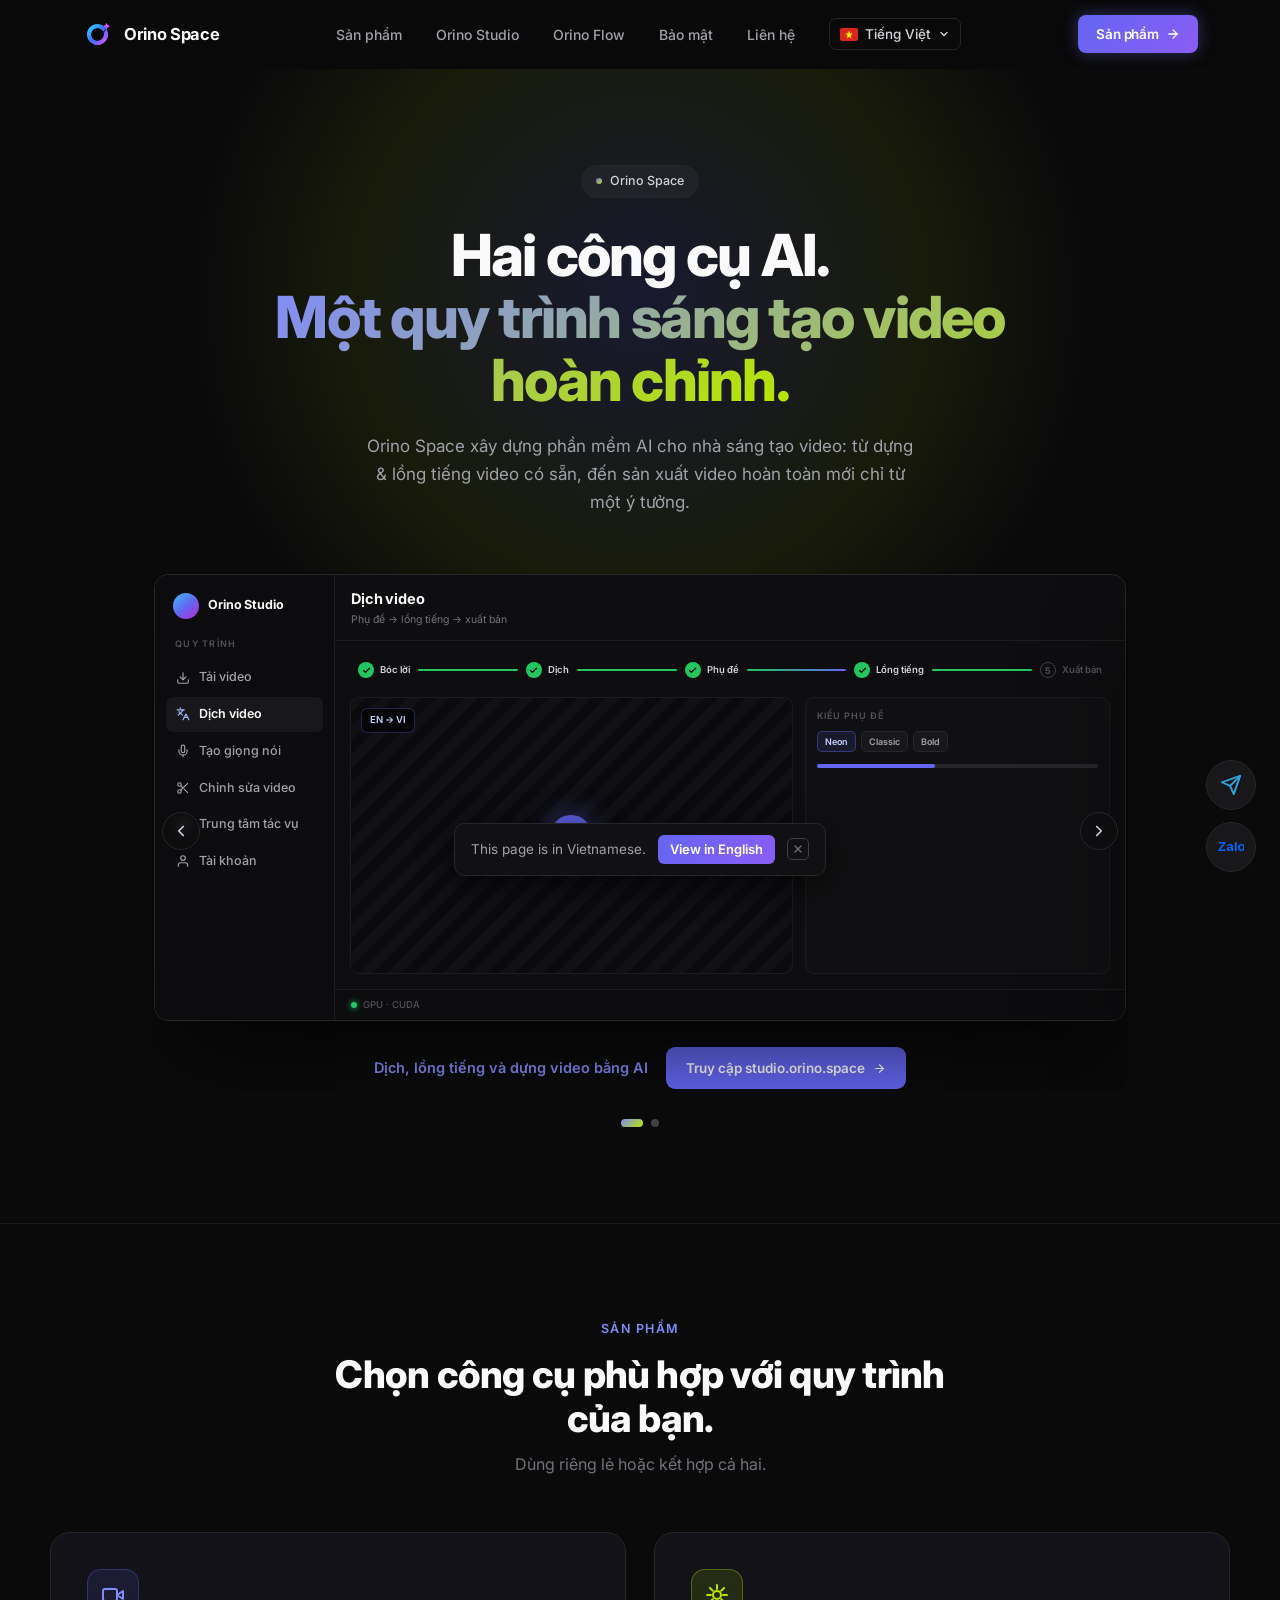
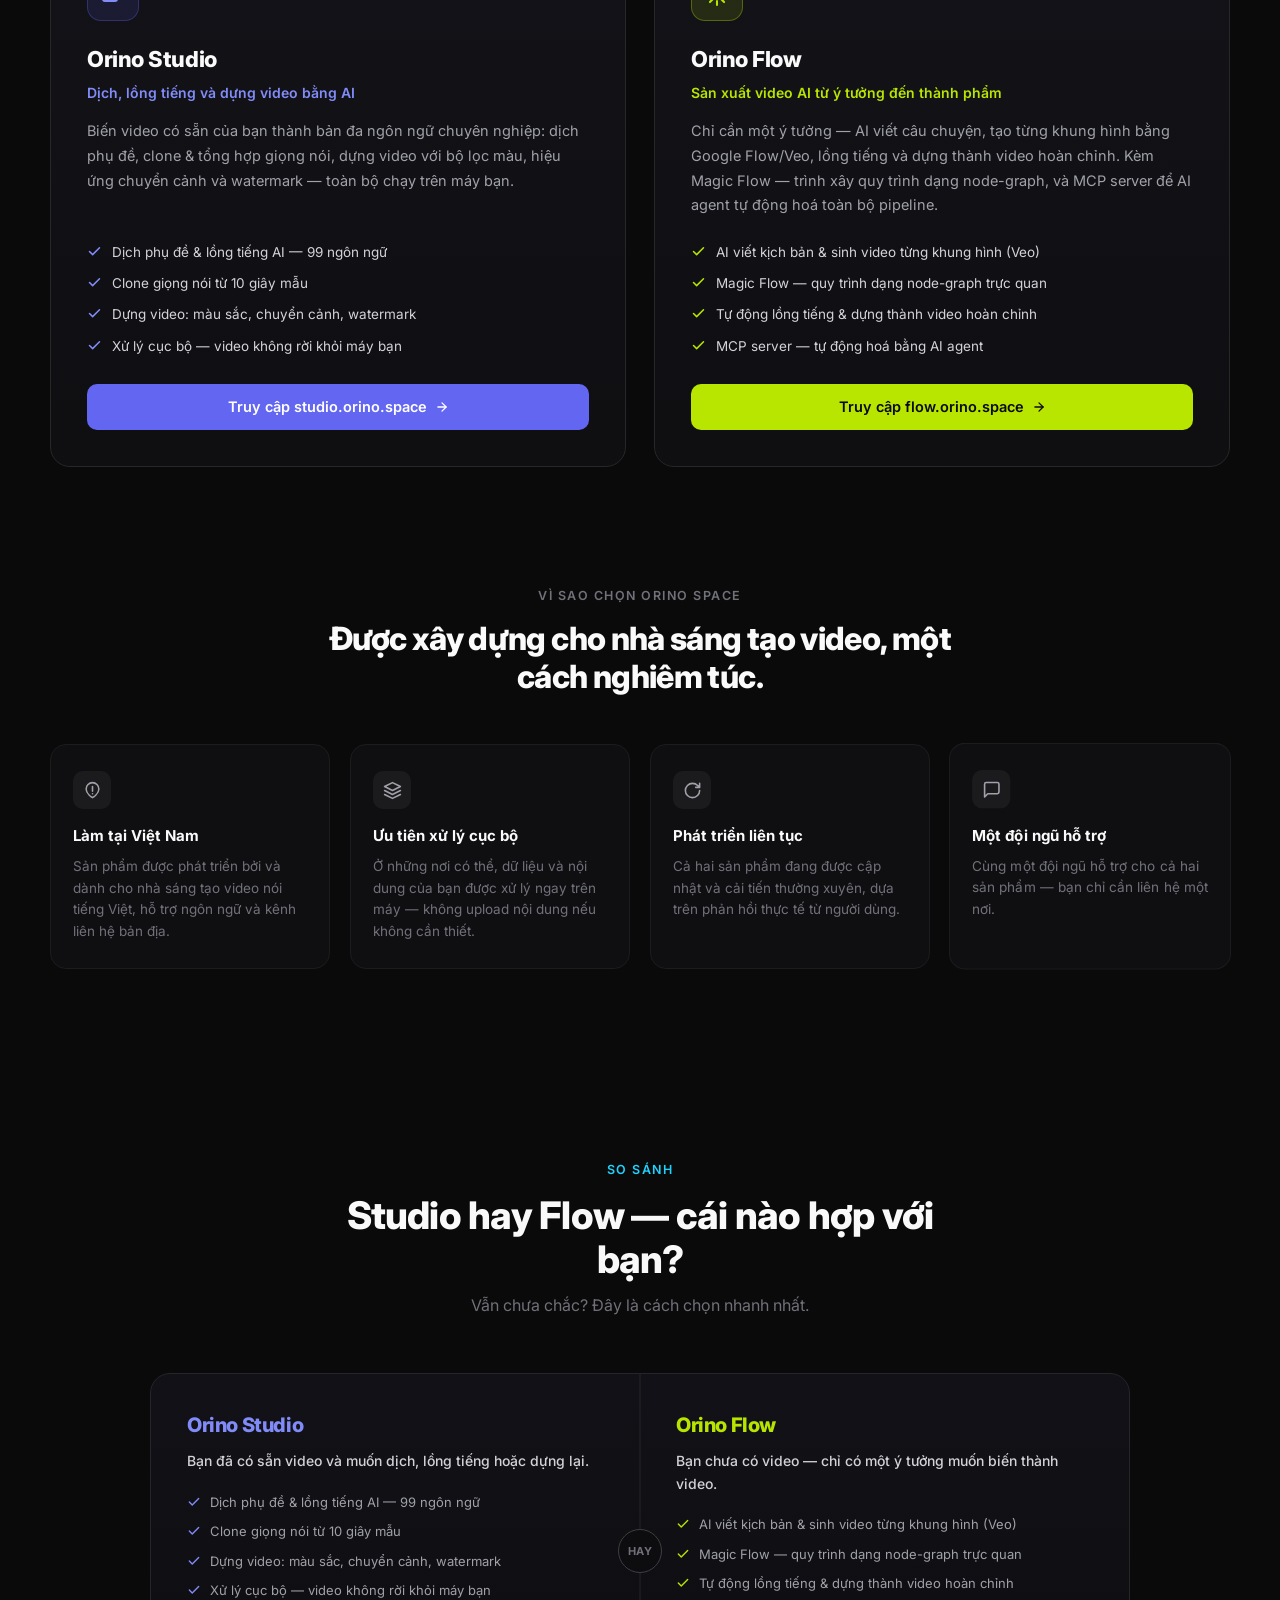
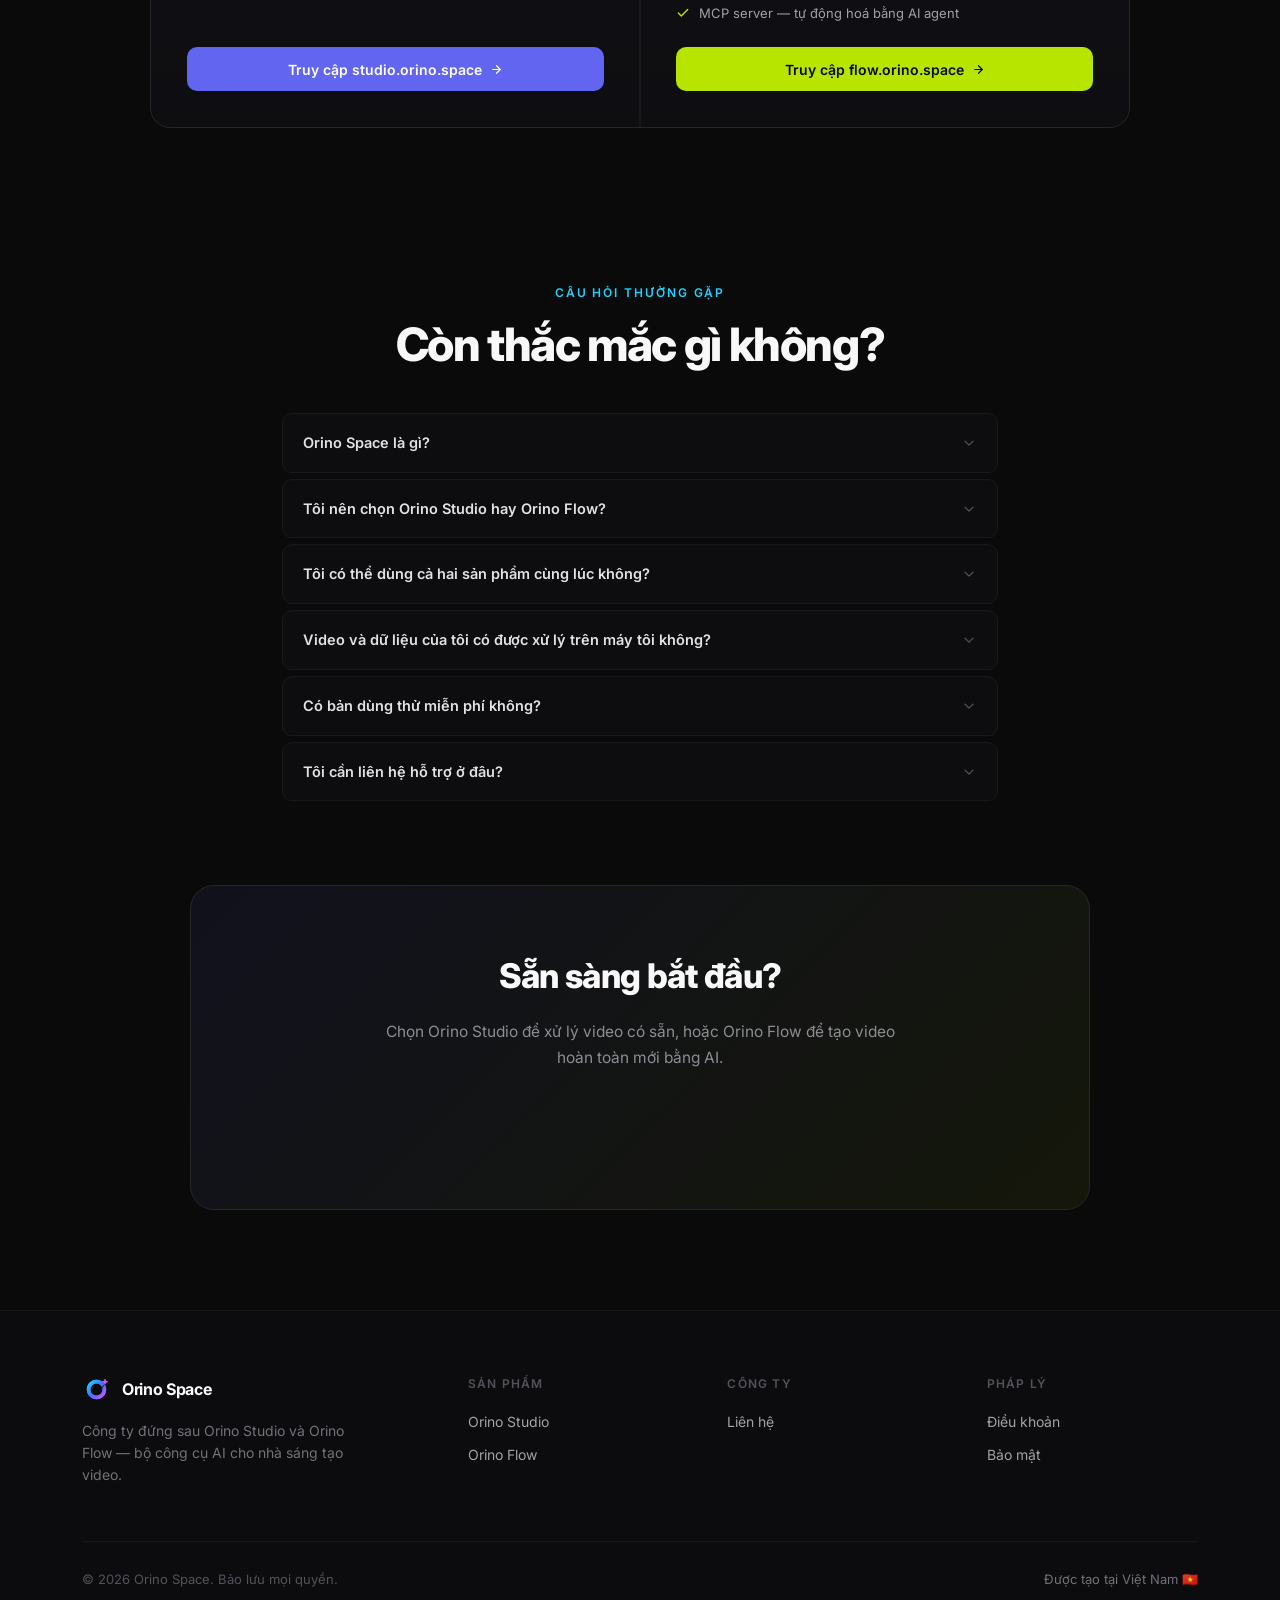
<file: index.html>
<!DOCTYPE html><html lang="vi" class="no-js"> <head><meta charset="UTF-8"><meta name="viewport" content="width=device-width, initial-scale=1"><meta name="description" content="Orino Space là công ty đứng sau Orino Studio (dịch &#38; lồng tiếng video AI) và Orino Flow (sản xuất video AI từ ý tưởng đến thành phẩm)."><meta name="theme-color" content="#0a0a0b"><title>Orino Space — Bộ công cụ AI cho nhà sáng tạo video</title><!-- hreflang alternates --><link rel="alternate" hreflang="vi" href="https://orino.space/"><link rel="alternate" hreflang="en" href="https://orino.space/en/"><link rel="alternate" hreflang="x-default" href="https://orino.space/"><!-- Orino gradient logomark — shared umbrella-brand mark, used by both Orino Studio and Orino Space --><link rel="icon" type="image/svg+xml" href="/favicon.svg"><!-- Inter — Vietnamese subset --><link rel="preconnect" href="https://fonts.googleapis.com"><link rel="preconnect" href="https://fonts.gstatic.com" crossorigin><link href="https://fonts.googleapis.com/css2?family=Inter:wght@400;500;600;700;800;900&display=swap&subset=latin,latin-ext,vietnamese" rel="stylesheet"><link rel="stylesheet" href="/_astro/bao-mat.DXPyaO3o.css">
<style>.dot[data-astro-cid-bbe6dxrz]{width:8px;height:8px;border-radius:50%;background:#3f3f46;border:none;padding:0;cursor:pointer;transition:background .25s ease,transform .25s ease,width .25s ease}.dot[data-astro-cid-bbe6dxrz].active{background:linear-gradient(135deg,#818cf8,#b8e600);width:22px;border-radius:5px}.slide-arrow[data-astro-cid-bbe6dxrz]{position:absolute;top:50%;transform:translateY(-50%);z-index:2;width:38px;height:38px;border-radius:50%;display:flex;align-items:center;justify-content:center;background:#0e0e10b8;border:1px solid #27272a;color:#d4d4d8;cursor:pointer;backdrop-filter:blur(4px);transition:background .2s ease,border-color .2s ease,color .2s ease}.slide-arrow[data-astro-cid-bbe6dxrz]:hover{background:#18181beb;border-color:#3f3f46;color:#fafafa}.slide-arrow-prev[data-astro-cid-bbe6dxrz]{left:10px}.slide-arrow-next[data-astro-cid-bbe6dxrz]{right:10px}@media (max-width: 560px){.slide-arrow[data-astro-cid-bbe6dxrz]{width:32px;height:32px}}@keyframes heroSlideFloat{0%,to{transform:translateY(0)}50%{transform:translateY(-10px)}}.animate-float[data-astro-cid-bbe6dxrz]{animation:heroSlideFloat 7s ease-in-out infinite}@media (prefers-reduced-motion: reduce){.animate-float[data-astro-cid-bbe6dxrz]{animation:none}}@media (max-width: 720px){[data-astro-cid-bbe6dxrz][data-hero-grid]{flex-direction:column;min-height:0!important}[data-astro-cid-bbe6dxrz][data-hero-side]{display:none!important}[data-astro-cid-bbe6dxrz][data-hero-preview]{grid-template-columns:1fr!important}.pipeline-row[data-astro-cid-bbe6dxrz] span[data-astro-cid-bbe6dxrz]{display:none!important}}@media (max-width: 720px){.compare-card[data-astro-cid-72mszepa]{grid-template-columns:1fr!important}.compare-divider[data-astro-cid-72mszepa],.compare-vs[data-astro-cid-72mszepa]{display:none}}.faq-item[data-astro-cid-d56xuqie]{border-radius:10px;border:1px solid #1c1c1f;background:#0e0e10;overflow:hidden;transition:border-color .2s ease}.faq-item[data-astro-cid-d56xuqie][open]{border-color:#22d3ff52}.faq-item[data-astro-cid-d56xuqie]+.faq-item[data-astro-cid-d56xuqie]{margin-top:4px}.faq-q[data-astro-cid-d56xuqie]{display:flex;align-items:center;justify-content:space-between;gap:16px;padding:18px 20px;font-size:14.5px;font-weight:600;color:#e4e4e7;cursor:pointer;list-style:none;-webkit-user-select:none;-moz-user-select:none;user-select:none;transition:color .2s ease}.faq-q[data-astro-cid-d56xuqie]::-webkit-details-marker{display:none}.faq-q[data-astro-cid-d56xuqie]:hover{color:#fafafa}.faq-chevron[data-astro-cid-d56xuqie]{flex-shrink:0;color:#52525b;transition:transform .25s ease,color .2s ease}.faq-item[data-astro-cid-d56xuqie][open] .faq-chevron[data-astro-cid-d56xuqie]{transform:rotate(180deg);color:#22d3ff}.faq-a[data-astro-cid-d56xuqie]{padding:14px 20px 18px;font-size:14px;color:#71717a;line-height:1.75;border-top:1px solid #1c1c1f}
</style><script type="module" src="/_astro/hoisted.DLCro9z3.js"></script></head> <body> <!-- Mark JS available (remove no-js class) --> <script>document.documentElement.classList.remove('no-js');</script>  <nav id="main-nav" data-astro-cid-dmqpwcec> <div style="max-width:1180px;margin:0 auto;padding:0 32px;height:68px;display:flex;align-items:center;justify-content:space-between;" data-astro-cid-dmqpwcec> <!-- Logo — shared Orino umbrella-brand gradient mark --> <a href="#top" style="display:flex;align-items:center;gap:11px;" data-astro-cid-dmqpwcec> <svg width="31" height="31" viewBox="0 0 1024 1024" fill="none" xmlns="http://www.w3.org/2000/svg" style="flex-shrink:0;" data-astro-cid-dmqpwcec> <defs data-astro-cid-dmqpwcec> <linearGradient id="nav-g" x1="184" y1="265" x2="777" y2="811" gradientUnits="userSpaceOnUse" data-astro-cid-dmqpwcec> <stop offset="0" stop-color="#22D3FF" data-astro-cid-dmqpwcec></stop> <stop offset="0.52" stop-color="#3D70FF" data-astro-cid-dmqpwcec></stop> <stop offset="1" stop-color="#D453FF" data-astro-cid-dmqpwcec></stop> </linearGradient> <filter id="nav-glow" x="100" y="100" width="824" height="824" filterUnits="userSpaceOnUse" data-astro-cid-dmqpwcec> <feGaussianBlur stdDeviation="25" result="blur" data-astro-cid-dmqpwcec></feGaussianBlur> <feMerge data-astro-cid-dmqpwcec><feMergeNode in="blur" data-astro-cid-dmqpwcec></feMergeNode><feMergeNode in="SourceGraphic" data-astro-cid-dmqpwcec></feMergeNode></feMerge> </filter> </defs> <g filter="url(#nav-glow)" data-astro-cid-dmqpwcec> <path d="M512 170c188.9 0 342 153.1 342 342S700.9 854 512 854 170 700.9 170 512 323.1 170 512 170Zm0 128c-118.2 0-214 95.8-214 214s95.8 214 214 214 214-95.8 214-214-95.8-214-214-214Z" fill="url(#nav-g)" data-astro-cid-dmqpwcec></path> <path d="M650 586 858 242 688 430 555 626l95-40Z" fill="#080D19" data-astro-cid-dmqpwcec></path> <path d="M660 524 842 257 716 427l-56 97Z" fill="#34B8FF" data-astro-cid-dmqpwcec></path> <path d="M812 130 846 204 920 238 846 272 812 346 778 272 704 238 778 204 812 130Z" fill="#D453FF" data-astro-cid-dmqpwcec></path> </g> </svg> <span style="font-weight:700;font-size:16.5px;letter-spacing:-0.02em;" data-astro-cid-dmqpwcec>Orino Space</span> </a> <!-- Nav links (hidden on mobile) --> <div style="display:flex;align-items:center;gap:34px;" data-nav-links data-astro-cid-dmqpwcec> <a href="#products" style="font-size:14px;color:#a1a1aa;font-weight:500;" data-astro-cid-dmqpwcec>Sản phẩm</a> <a href="https://studio.orino.space" style="font-size:14px;color:#a1a1aa;font-weight:500;" data-astro-cid-dmqpwcec>Orino Studio</a> <a href="https://flow.orino.space" style="font-size:14px;color:#a1a1aa;font-weight:500;" data-astro-cid-dmqpwcec>Orino Flow</a> <a href="/bao-mat" style="font-size:14px;color:#a1a1aa;font-weight:500;" data-astro-cid-dmqpwcec>Bảo mật</a> <a href="/lien-he" style="font-size:14px;color:#a1a1aa;font-weight:500;" data-astro-cid-dmqpwcec>Liên hệ</a> <!-- Language dropdown --> <div id="lang-dd" style="position:relative;" data-astro-cid-dmqpwcec> <button id="lang-btn" aria-haspopup="listbox" aria-expanded="false" style="display:inline-flex;align-items:center;gap:7px;height:32px;padding:0 10px;border-radius:7px;border:1px solid #27272a;background:transparent;color:#d4d4d8;font-size:13.5px;font-weight:500;cursor:pointer;transition:border-color .15s,background .15s;" data-astro-cid-dmqpwcec> <span class="fi fi-vn" style="width:18px;height:13px;border-radius:2px;background-size:cover;flex-shrink:0;" data-astro-cid-dmqpwcec></span> <span data-astro-cid-dmqpwcec>Tiếng Việt</span> <svg id="lang-chevron" width="12" height="12" viewBox="0 0 24 24" fill="none" stroke="currentColor" stroke-width="2.5" stroke-linecap="round" stroke-linejoin="round" style="transition:transform .15s;" data-astro-cid-dmqpwcec><polyline points="6 9 12 15 18 9" data-astro-cid-dmqpwcec></polyline></svg> </button> <div id="lang-menu" role="listbox" style="display:none;position:absolute;right:0;top:calc(100% + 6px);min-width:148px;border-radius:9px;border:1px solid #27272a;background:#111113;box-shadow:0 12px 36px rgba(0,0,0,0.55);overflow:hidden;z-index:100;" data-astro-cid-dmqpwcec> <a href="/" role="option" aria-selected="true" style="display:flex;align-items:center;gap:9px;padding:9px 13px;font-size:13.5px;color:#d4d4d8;font-weight:500;text-decoration:none;transition:background .12s;" data-lang-option data-astro-cid-dmqpwcec> <span class="fi fi-vn" style="width:18px;height:13px;border-radius:2px;background-size:cover;flex-shrink:0;" data-astro-cid-dmqpwcec></span> <span style="flex:1;" data-astro-cid-dmqpwcec>Tiếng Việt</span> <svg width="13" height="13" viewBox="0 0 24 24" fill="none" stroke="#818cf8" stroke-width="2.5" stroke-linecap="round" stroke-linejoin="round" data-astro-cid-dmqpwcec><polyline points="20 6 9 17 4 12" data-astro-cid-dmqpwcec></polyline></svg> </a><a href="/en/" role="option" style="display:flex;align-items:center;gap:9px;padding:9px 13px;font-size:13.5px;color:#d4d4d8;font-weight:500;text-decoration:none;transition:background .12s;" data-lang-option data-astro-cid-dmqpwcec> <span class="fi fi-gb" style="width:18px;height:13px;border-radius:2px;background-size:cover;flex-shrink:0;" data-astro-cid-dmqpwcec></span> <span style="flex:1;" data-astro-cid-dmqpwcec>English</span>  </a> </div> </div> </div> <!-- CTA --> <a href="#products" style="display:inline-flex;align-items:center;gap:7px;height:38px;padding:0 18px;border-radius:8px;background:linear-gradient(135deg,#6366f1,#8b5cf6);color:#fff;font-size:13.5px;font-weight:600;letter-spacing:-0.01em;box-shadow:0 0 16px rgba(99,102,241,0.4);" data-astro-cid-dmqpwcec> Sản phẩm <svg width="14" height="14" viewBox="0 0 24 24" fill="none" stroke="currentColor" stroke-width="2.2" stroke-linecap="round" stroke-linejoin="round" data-astro-cid-dmqpwcec><line x1="5" y1="12" x2="19" y2="12" data-astro-cid-dmqpwcec></line><polyline points="12 5 19 12 12 19" data-astro-cid-dmqpwcec></polyline></svg> </a> </div> </nav>   <div id="top" style="position:relative;overflow:hidden;border-bottom:1px solid #18181b;" data-astro-cid-bbe6dxrz> <!-- Ambient glow --> <div class="hero-glow" style="position:absolute;top:-220px;left:50%;transform:translateX(-50%);width:900px;height:900px;background:radial-gradient(circle,rgba(99,102,241,0.16) 0%,rgba(184,230,0,0.08) 45%,transparent 70%);pointer-events:none;opacity:0;" data-astro-cid-bbe6dxrz></div> <div style="max-width:1180px;margin:0 auto;padding:96px 32px 0;position:relative;z-index:1;" data-astro-cid-bbe6dxrz> <div style="max-width:760px;margin:0 auto;text-align:center;" data-astro-cid-bbe6dxrz> <div class="hero-badge" style="display:inline-flex;align-items:center;gap:8px;padding:6px 14px;border-radius:20px;background:rgba(255,255,255,0.04);border:1px solid #27272a;font-size:12.5px;color:#d4d4d8;font-weight:500;margin-bottom:26px;opacity:0;" data-astro-cid-bbe6dxrz> <span style="width:6px;height:6px;border-radius:50%;background:linear-gradient(135deg,#6366f1,#B8E600);" data-astro-cid-bbe6dxrz></span> Orino Space </div> <h1 class="hero-h1" style="margin:0 0 20px;font-size:clamp(34px,5.2vw,58px);font-weight:800;letter-spacing:-0.03em;line-height:1.08;opacity:0;" data-astro-cid-bbe6dxrz> Hai công cụ AI.<br data-astro-cid-bbe6dxrz> <span style="background:linear-gradient(135deg,#818cf8,#B8E600);-webkit-background-clip:text;background-clip:text;color:transparent;" data-astro-cid-bbe6dxrz>Một quy trình sáng tạo video hoàn chỉnh.</span> </h1> <p class="hero-desc" style="margin:0 auto 56px;max-width:560px;font-size:17px;color:#a1a1aa;line-height:1.65;opacity:0;" data-astro-cid-bbe6dxrz> Orino Space xây dựng phần mềm AI cho nhà sáng tạo video: từ dựng &amp; lồng tiếng video có sẵn, đến sản xuất video hoàn toàn mới chỉ từ một ý tưởng. </p> </div> </div> <!-- ── Slideshow: mockup của Orino Studio & Orino Flow ──────────────────── --> <div class="hero-slides" data-reveal style="max-width:1040px;margin:0 auto;padding:0 32px 96px;position:relative;z-index:1;" data-astro-cid-bbe6dxrz> <div class="slide-viewport" style="position:relative;overflow:hidden;border-radius:16px;" data-astro-cid-bbe6dxrz> <button type="button" data-prev aria-label="Previous slide" class="slide-arrow slide-arrow-prev" data-astro-cid-bbe6dxrz> <svg width="18" height="18" viewBox="0 0 24 24" fill="none" stroke="currentColor" stroke-width="2.2" stroke-linecap="round" stroke-linejoin="round" data-astro-cid-bbe6dxrz><polyline points="15 18 9 12 15 6" data-astro-cid-bbe6dxrz></polyline></svg> </button> <button type="button" data-next aria-label="Next slide" class="slide-arrow slide-arrow-next" data-astro-cid-bbe6dxrz> <svg width="18" height="18" viewBox="0 0 24 24" fill="none" stroke="currentColor" stroke-width="2.2" stroke-linecap="round" stroke-linejoin="round" data-astro-cid-bbe6dxrz><polyline points="9 18 15 12 9 6" data-astro-cid-bbe6dxrz></polyline></svg> </button> <div class="slide-track" data-track style="display:flex;transition:transform .6s cubic-bezier(.4,0,.2,1);" data-astro-cid-bbe6dxrz> <!-- Slide 1 — Orino Studio (indigo) --> <article class="hero-slide" style="flex:0 0 100%;min-width:0;padding:2px;" data-astro-cid-bbe6dxrz> <div class="mockup-frame animate-float" style="border-radius:14px;border:1px solid #27272a;background:#0e0e10;box-shadow:0 40px 100px -30px rgba(0,0,0,0.85);overflow:hidden;text-align:left;" data-astro-cid-bbe6dxrz> <div style="display:flex;min-height:420px;" data-hero-grid data-astro-cid-bbe6dxrz> <aside data-hero-side style="width:180px;flex-shrink:0;border-right:1px solid #1c1c1f;background:#0c0c0e;padding:14px 11px;display:flex;flex-direction:column;gap:2px;" data-astro-cid-bbe6dxrz> <div style="display:flex;align-items:center;gap:9px;padding:4px 7px 14px;" data-astro-cid-bbe6dxrz> <div style="width:26px;height:26px;border-radius:50%;background:linear-gradient(140deg,#38bdf8,#6366f1 52%,#c026d3);flex-shrink:0;" data-astro-cid-bbe6dxrz></div> <div style="font-size:12.5px;font-weight:700;letter-spacing:-0.01em;" data-astro-cid-bbe6dxrz>Orino Studio</div> </div> <div style="font-size:9px;letter-spacing:0.14em;text-transform:uppercase;color:#52525b;font-weight:600;padding:2px 9px 8px;" data-astro-cid-bbe6dxrz>Quy trình</div> <div style="display:flex;align-items:center;gap:9px;padding:8px 10px;border-radius:7px;font-size:12.5px;color:#a1a1aa;font-weight:500;" data-astro-cid-bbe6dxrz> <svg width="14" height="14" viewBox="0 0 24 24" fill="none" stroke="currentColor" stroke-width="2" stroke-linecap="round" stroke-linejoin="round" data-astro-cid-bbe6dxrz><path d="M21 15v4a2 2 0 0 1-2 2H5a2 2 0 0 1-2-2v-4"/><polyline points="7 10 12 15 17 10"/><line x1="12" y1="15" x2="12" y2="3"/></svg> Tải video </div><div style="display:flex;align-items:center;gap:9px;padding:8px 10px;border-radius:7px;font-size:12.5px;background:#18181b;color:#fafafa;font-weight:600;" data-astro-cid-bbe6dxrz> <svg width="14" height="14" viewBox="0 0 24 24" fill="none" stroke="#a5b4fc" stroke-width="2" stroke-linecap="round" stroke-linejoin="round" data-astro-cid-bbe6dxrz><path d="m5 8 6 6"/><path d="m4 14 6-6 2-3"/><path d="M2 5h12"/><path d="M7 2h1"/><path d="m22 22-5-10-5 10"/><path d="M14 18h6"/></svg> Dịch video </div><div style="display:flex;align-items:center;gap:9px;padding:8px 10px;border-radius:7px;font-size:12.5px;color:#a1a1aa;font-weight:500;" data-astro-cid-bbe6dxrz> <svg width="14" height="14" viewBox="0 0 24 24" fill="none" stroke="currentColor" stroke-width="2" stroke-linecap="round" stroke-linejoin="round" data-astro-cid-bbe6dxrz><path d="M12 2a3 3 0 0 0-3 3v7a3 3 0 0 0 6 0V5a3 3 0 0 0-3-3Z"/><path d="M19 10v2a7 7 0 0 1-14 0v-2"/><line x1="12" y1="19" x2="12" y2="22"/></svg> Tạo giọng nói </div><div style="display:flex;align-items:center;gap:9px;padding:8px 10px;border-radius:7px;font-size:12.5px;color:#a1a1aa;font-weight:500;" data-astro-cid-bbe6dxrz> <svg width="14" height="14" viewBox="0 0 24 24" fill="none" stroke="currentColor" stroke-width="2" stroke-linecap="round" stroke-linejoin="round" data-astro-cid-bbe6dxrz><path d="M6 3a3 3 0 1 0 0 6 3 3 0 0 0 0-6Z"/><path d="M6 15a3 3 0 1 0 0 6 3 3 0 0 0 0-6Z"/><path d="M20 4 8.12 15.88"/><path d="M14.47 14.48 20 20"/><path d="M8.12 8.12 12 12"/></svg> Chỉnh sửa video </div><div style="display:flex;align-items:center;gap:9px;padding:8px 10px;border-radius:7px;font-size:12.5px;color:#a1a1aa;font-weight:500;" data-astro-cid-bbe6dxrz> <svg width="14" height="14" viewBox="0 0 24 24" fill="none" stroke="currentColor" stroke-width="2" stroke-linecap="round" stroke-linejoin="round" data-astro-cid-bbe6dxrz><path d="M12 22a10 10 0 1 1 0-20 10 10 0 0 1 0 20Z"/><polyline points="12 6 12 12 16 14"/></svg> Trung tâm tác vụ </div><div style="display:flex;align-items:center;gap:9px;padding:8px 10px;border-radius:7px;font-size:12.5px;color:#a1a1aa;font-weight:500;" data-astro-cid-bbe6dxrz> <svg width="14" height="14" viewBox="0 0 24 24" fill="none" stroke="currentColor" stroke-width="2" stroke-linecap="round" stroke-linejoin="round" data-astro-cid-bbe6dxrz><path d="M20 21v-2a4 4 0 0 0-4-4H8a4 4 0 0 0-4 4v2"/><circle cx="12" cy="7" r="4"/></svg> Tài khoản </div> </aside> <div style="flex:1;display:flex;flex-direction:column;min-width:0;" data-astro-cid-bbe6dxrz> <div style="padding:13px 16px;border-bottom:1px solid #1c1c1f;" data-astro-cid-bbe6dxrz> <div style="font-size:14.5px;font-weight:700;letter-spacing:-0.01em;" data-astro-cid-bbe6dxrz>Dịch video</div> <div style="font-size:10.5px;color:#71717a;margin-top:2px;" data-astro-cid-bbe6dxrz>Phụ đề → lồng tiếng → xuất bản</div> </div> <div style="padding:15px;display:flex;flex-direction:column;gap:13px;flex:1;" data-astro-cid-bbe6dxrz> <div class="pipeline-row" style="display:flex;align-items:center;padding:6px 8px;" data-astro-cid-bbe6dxrz>  <div style="display:flex;align-items:center;gap:6px;flex-shrink:0;" data-astro-cid-bbe6dxrz> <div style="width:16px;height:16px;border-radius:50%;background:#22c55e;display:flex;align-items:center;justify-content:center;" data-astro-cid-bbe6dxrz><svg width="9" height="9" viewBox="0 0 24 24" fill="none" stroke="#0a0a0b" stroke-width="3.5" stroke-linecap="round" stroke-linejoin="round" data-astro-cid-bbe6dxrz><path d="M20 6 9 17l-5-5" data-astro-cid-bbe6dxrz></path></svg></div> <span style="font-size:9.5px;color:#d4d4d8;font-weight:600;white-space:nowrap;" data-astro-cid-bbe6dxrz>Bóc lời</span> </div> <div style="flex:1;height:2px;background:#22c55e;margin:0 8px;border-radius:2px;min-width:10px;" data-astro-cid-bbe6dxrz></div>  <div style="display:flex;align-items:center;gap:6px;flex-shrink:0;" data-astro-cid-bbe6dxrz> <div style="width:16px;height:16px;border-radius:50%;background:#22c55e;display:flex;align-items:center;justify-content:center;" data-astro-cid-bbe6dxrz><svg width="9" height="9" viewBox="0 0 24 24" fill="none" stroke="#0a0a0b" stroke-width="3.5" stroke-linecap="round" stroke-linejoin="round" data-astro-cid-bbe6dxrz><path d="M20 6 9 17l-5-5" data-astro-cid-bbe6dxrz></path></svg></div> <span style="font-size:9.5px;color:#d4d4d8;font-weight:600;white-space:nowrap;" data-astro-cid-bbe6dxrz>Dịch</span> </div> <div style="flex:1;height:2px;background:#22c55e;margin:0 8px;border-radius:2px;min-width:10px;" data-astro-cid-bbe6dxrz></div>  <div style="display:flex;align-items:center;gap:6px;flex-shrink:0;" data-astro-cid-bbe6dxrz> <div style="width:16px;height:16px;border-radius:50%;background:#22c55e;display:flex;align-items:center;justify-content:center;" data-astro-cid-bbe6dxrz><svg width="9" height="9" viewBox="0 0 24 24" fill="none" stroke="#0a0a0b" stroke-width="3.5" stroke-linecap="round" stroke-linejoin="round" data-astro-cid-bbe6dxrz><path d="M20 6 9 17l-5-5" data-astro-cid-bbe6dxrz></path></svg></div> <span style="font-size:9.5px;color:#d4d4d8;font-weight:600;white-space:nowrap;" data-astro-cid-bbe6dxrz>Phụ đề</span> </div> <div style="flex:1;height:2px;background:linear-gradient(90deg,#22c55e,#6366f1);margin:0 8px;border-radius:2px;min-width:10px;" data-astro-cid-bbe6dxrz></div>  <div style="display:flex;align-items:center;gap:6px;flex-shrink:0;" data-astro-cid-bbe6dxrz> <div style="width:16px;height:16px;border-radius:50%;background:#22c55e;display:flex;align-items:center;justify-content:center;" data-astro-cid-bbe6dxrz><svg width="9" height="9" viewBox="0 0 24 24" fill="none" stroke="#0a0a0b" stroke-width="3.5" stroke-linecap="round" stroke-linejoin="round" data-astro-cid-bbe6dxrz><path d="M20 6 9 17l-5-5" data-astro-cid-bbe6dxrz></path></svg></div> <span style="font-size:9.5px;color:#d4d4d8;font-weight:600;white-space:nowrap;" data-astro-cid-bbe6dxrz>Lồng tiếng</span> </div> <div style="flex:1;height:2px;background:#22c55e;margin:0 8px;border-radius:2px;min-width:10px;" data-astro-cid-bbe6dxrz></div>  <div style="display:flex;align-items:center;gap:6px;flex-shrink:0;" data-astro-cid-bbe6dxrz> <div style="width:16px;height:16px;border-radius:50%;border:1.5px solid #3f3f46;color:#52525b;display:flex;align-items:center;justify-content:center;font-size:9px;font-weight:700;" data-astro-cid-bbe6dxrz>5</div> <span style="font-size:9.5px;color:#52525b;font-weight:600;white-space:nowrap;" data-astro-cid-bbe6dxrz>Xuất bản</span> </div> </div> <div data-hero-preview style="display:grid;grid-template-columns:1.45fr 1fr;gap:12px;" data-astro-cid-bbe6dxrz> <div style="position:relative;border-radius:9px;overflow:hidden;border:1px solid #1c1c1f;background-image:repeating-linear-gradient(135deg,#101015 0 10px,#0b0b0e 10px 20px);aspect-ratio:16/10;display:flex;align-items:center;justify-content:center;" data-astro-cid-bbe6dxrz> <div style="position:absolute;top:10px;left:10px;padding:4px 8px;border-radius:6px;background:rgba(0,0,0,0.55);font-size:9.5px;color:#c7d2fe;font-weight:600;border:1px solid rgba(99,102,241,0.3);" data-astro-cid-bbe6dxrz>EN → VI</div> <div style="width:42px;height:42px;border-radius:50%;background:rgba(99,102,241,0.92);display:flex;align-items:center;justify-content:center;box-shadow:0 0 28px rgba(99,102,241,0.5);" data-astro-cid-bbe6dxrz><svg width="16" height="16" viewBox="0 0 24 24" fill="#fff" data-astro-cid-bbe6dxrz><path d="M8 5v14l11-7L8 5Z" data-astro-cid-bbe6dxrz></path></svg></div> </div> <div style="border-radius:9px;border:1px solid #1c1c1f;background:#101012;padding:11px;display:flex;flex-direction:column;gap:8px;" data-astro-cid-bbe6dxrz> <div style="font-size:9px;letter-spacing:0.12em;text-transform:uppercase;color:#52525b;font-weight:600;" data-astro-cid-bbe6dxrz>Kiểu phụ đề</div> <div style="display:flex;flex-wrap:wrap;gap:5px;" data-astro-cid-bbe6dxrz> <span style="padding:3px 7px;border-radius:5px;border:1px solid rgba(99,102,241,0.4);background:rgba(99,102,241,0.12);font-size:9px;font-weight:600;color:#c7d2fe;" data-astro-cid-bbe6dxrz>Neon</span> <span style="padding:3px 7px;border-radius:5px;border:1px solid #27272a;background:#18181b;font-size:9px;font-weight:600;color:#a1a1aa;" data-astro-cid-bbe6dxrz>Classic</span> <span style="padding:3px 7px;border-radius:5px;border:1px solid #27272a;background:#18181b;font-size:9px;font-weight:600;color:#a1a1aa;" data-astro-cid-bbe6dxrz>Bold</span> </div> <div style="position:relative;height:4px;border-radius:3px;background:#27272a;margin-top:4px;" data-astro-cid-bbe6dxrz><div style="width:42%;height:100%;border-radius:3px;background:#6366f1;" data-astro-cid-bbe6dxrz></div></div> </div> </div> </div> <div style="display:flex;align-items:center;gap:14px;padding:8px 16px;border-top:1px solid #1c1c1f;background:#0c0c0e;font-size:9.5px;color:#52525b;font-weight:500;" data-astro-cid-bbe6dxrz> <span style="display:inline-flex;align-items:center;gap:6px;" data-astro-cid-bbe6dxrz><span style="width:6px;height:6px;border-radius:50%;background:#22c55e;box-shadow:0 0 6px #22c55e;" data-astro-cid-bbe6dxrz></span>GPU · CUDA</span> </div> </div> </div> </div> <div style="display:flex;align-items:center;justify-content:center;gap:18px;flex-wrap:wrap;margin-top:26px;" data-astro-cid-bbe6dxrz> <span style="font-size:14.5px;font-weight:600;color:#818cf8;" data-astro-cid-bbe6dxrz>Dịch, lồng tiếng và dựng video bằng AI</span> <a href="https://studio.orino.space" style="display:inline-flex;align-items:center;gap:8px;height:42px;padding:0 20px;border-radius:9px;background:#6366f1;color:#fff;font-size:13.5px;font-weight:600;" data-astro-cid-bbe6dxrz> Truy cập studio.orino.space <svg width="13" height="13" viewBox="0 0 24 24" fill="none" stroke="currentColor" stroke-width="2.2" stroke-linecap="round" stroke-linejoin="round" data-astro-cid-bbe6dxrz><line x1="5" y1="12" x2="19" y2="12" data-astro-cid-bbe6dxrz></line><polyline points="12 5 19 12 12 19" data-astro-cid-bbe6dxrz></polyline></svg> </a> </div> </article> <!-- Slide 2 — Orino Flow (lime) --> <article class="hero-slide" style="flex:0 0 100%;min-width:0;padding:2px;" data-astro-cid-bbe6dxrz> <div class="mockup-frame animate-float" style="border-radius:14px;border:1px solid #27272a;background:#0e0e10;box-shadow:0 40px 100px -30px rgba(0,0,0,0.85);overflow:hidden;text-align:left;" data-astro-cid-bbe6dxrz> <div style="display:flex;min-height:420px;" data-hero-grid data-astro-cid-bbe6dxrz> <aside data-hero-side style="width:180px;flex-shrink:0;border-right:1px solid #1c1c1f;background:#0c0c0e;padding:14px 11px;display:flex;flex-direction:column;gap:2px;" data-astro-cid-bbe6dxrz> <div style="display:flex;align-items:center;gap:9px;padding:4px 7px 14px;" data-astro-cid-bbe6dxrz> <div style="width:26px;height:26px;border-radius:50%;background:linear-gradient(140deg,#8ABE00,#B8E600);flex-shrink:0;" data-astro-cid-bbe6dxrz></div> <div style="font-size:12.5px;font-weight:700;letter-spacing:-0.01em;" data-astro-cid-bbe6dxrz>Orino Flow</div> </div> <div style="font-size:9px;letter-spacing:0.14em;text-transform:uppercase;color:#52525b;font-weight:600;padding:2px 9px 8px;" data-astro-cid-bbe6dxrz>Quy trình</div> <div style="display:flex;align-items:center;gap:9px;padding:8px 10px;border-radius:7px;font-size:12.5px;color:#a1a1aa;font-weight:500;" data-astro-cid-bbe6dxrz> <svg width="14" height="14" viewBox="0 0 24 24" fill="none" stroke="currentColor" stroke-width="2" stroke-linecap="round" stroke-linejoin="round" data-astro-cid-bbe6dxrz><path d="M12 2a3 3 0 0 0-3 3v7a3 3 0 0 0 6 0V5a3 3 0 0 0-3-3Z"/><path d="M19 10v2a7 7 0 0 1-14 0v-2"/><line x1="12" y1="19" x2="12" y2="22"/></svg> Tạo giọng nói </div><div style="display:flex;align-items:center;gap:9px;padding:8px 10px;border-radius:7px;font-size:12.5px;color:#a1a1aa;font-weight:500;" data-astro-cid-bbe6dxrz> <svg width="14" height="14" viewBox="0 0 24 24" fill="none" stroke="currentColor" stroke-width="2" stroke-linecap="round" stroke-linejoin="round" data-astro-cid-bbe6dxrz><rect x="3" y="3" width="18" height="18" rx="2" ry="2"/><circle cx="9" cy="9" r="2"/><path d="m21 15-3.086-3.086a2 2 0 0 0-2.828 0L6 21"/></svg> Tạo ảnh </div><div style="display:flex;align-items:center;gap:9px;padding:8px 10px;border-radius:7px;font-size:12.5px;color:#a1a1aa;font-weight:500;" data-astro-cid-bbe6dxrz> <svg width="14" height="14" viewBox="0 0 24 24" fill="none" stroke="currentColor" stroke-width="2" stroke-linecap="round" stroke-linejoin="round" data-astro-cid-bbe6dxrz><path d="m22 8-6 4 6 4V8Z"/><rect x="2" y="6" width="14" height="12" rx="2" ry="2"/></svg> Tạo video </div><div style="display:flex;align-items:center;gap:9px;padding:8px 10px;border-radius:7px;font-size:12.5px;background:#18181b;color:#fafafa;font-weight:600;" data-astro-cid-bbe6dxrz> <svg width="14" height="14" viewBox="0 0 24 24" fill="none" stroke="#CBEF4D" stroke-width="2" stroke-linecap="round" stroke-linejoin="round" data-astro-cid-bbe6dxrz><path d="M20.2 6 3 11l-.9-2.4c-.3-1.1.3-2.2 1.3-2.5l13.5-4c1-.3 2.1.3 2.4 1.3Z"/><path d="m6.2 5.3 3.1 3.9"/><path d="m12.4 3.4 3.1 4"/><path d="M3 11h18v8a2 2 0 0 1-2 2H5a2 2 0 0 1-2-2Z"/></svg> Sản xuất phim </div><div style="display:flex;align-items:center;gap:9px;padding:8px 10px;border-radius:7px;font-size:12.5px;color:#a1a1aa;font-weight:500;" data-astro-cid-bbe6dxrz> <svg width="14" height="14" viewBox="0 0 24 24" fill="none" stroke="currentColor" stroke-width="2" stroke-linecap="round" stroke-linejoin="round" data-astro-cid-bbe6dxrz><rect x="2" y="4" width="6" height="6" rx="1.5"/><rect x="16" y="3" width="6" height="6" rx="1.5"/><rect x="9" y="15" width="6" height="6" rx="1.5"/><path d="M8 7h4a2 2 0 0 1 2 2v3"/><path d="M19 9v9"/></svg> Magic Flow </div><div style="display:flex;align-items:center;gap:9px;padding:8px 10px;border-radius:7px;font-size:12.5px;color:#a1a1aa;font-weight:500;" data-astro-cid-bbe6dxrz> <svg width="14" height="14" viewBox="0 0 24 24" fill="none" stroke="currentColor" stroke-width="2" stroke-linecap="round" stroke-linejoin="round" data-astro-cid-bbe6dxrz><path d="M6 3a3 3 0 1 0 0 6 3 3 0 0 0 0-6Z"/><path d="M6 15a3 3 0 1 0 0 6 3 3 0 0 0 0-6Z"/><path d="M20 4 8.12 15.88"/><path d="M14.47 14.48 20 20"/><path d="M8.12 8.12 12 12"/></svg> Chỉnh sửa video </div><div style="display:flex;align-items:center;gap:9px;padding:8px 10px;border-radius:7px;font-size:12.5px;color:#a1a1aa;font-weight:500;" data-astro-cid-bbe6dxrz> <svg width="14" height="14" viewBox="0 0 24 24" fill="none" stroke="currentColor" stroke-width="2" stroke-linecap="round" stroke-linejoin="round" data-astro-cid-bbe6dxrz><path d="M12 22a10 10 0 1 1 0-20 10 10 0 0 1 0 20Z"/><polyline points="12 6 12 12 16 14"/></svg> Trung tâm tác vụ </div><div style="display:flex;align-items:center;gap:9px;padding:8px 10px;border-radius:7px;font-size:12.5px;color:#a1a1aa;font-weight:500;" data-astro-cid-bbe6dxrz> <svg width="14" height="14" viewBox="0 0 24 24" fill="none" stroke="currentColor" stroke-width="2" stroke-linecap="round" stroke-linejoin="round" data-astro-cid-bbe6dxrz><path d="M20 21v-2a4 4 0 0 0-4-4H8a4 4 0 0 0-4 4v2"/><circle cx="12" cy="7" r="4"/></svg> Tài khoản </div> </aside> <div style="flex:1;display:flex;flex-direction:column;min-width:0;" data-astro-cid-bbe6dxrz> <div style="padding:13px 16px;border-bottom:1px solid #1c1c1f;" data-astro-cid-bbe6dxrz> <div style="font-size:14.5px;font-weight:700;letter-spacing:-0.01em;" data-astro-cid-bbe6dxrz>Sản xuất phim</div> <div style="font-size:10.5px;color:#71717a;margin-top:2px;" data-astro-cid-bbe6dxrz>Idea → Cast → Scenes → Production</div> </div> <div style="padding:15px;display:flex;flex-direction:column;gap:13px;flex:1;" data-astro-cid-bbe6dxrz> <div class="pipeline-row" style="display:flex;align-items:center;padding:6px 8px;" data-astro-cid-bbe6dxrz>  <div style="display:flex;align-items:center;gap:6px;flex-shrink:0;" data-astro-cid-bbe6dxrz> <div style="width:16px;height:16px;border-radius:50%;background:#22c55e;display:flex;align-items:center;justify-content:center;" data-astro-cid-bbe6dxrz><svg width="9" height="9" viewBox="0 0 24 24" fill="none" stroke="#0a0a0b" stroke-width="3.5" stroke-linecap="round" stroke-linejoin="round" data-astro-cid-bbe6dxrz><path d="M20 6 9 17l-5-5" data-astro-cid-bbe6dxrz></path></svg></div> <span style="font-size:9.5px;color:#d4d4d8;font-weight:600;white-space:nowrap;" data-astro-cid-bbe6dxrz>Ý tưởng</span> </div> <div style="flex:1;height:2px;background:#22c55e;margin:0 8px;border-radius:2px;min-width:10px;" data-astro-cid-bbe6dxrz></div>  <div style="display:flex;align-items:center;gap:6px;flex-shrink:0;" data-astro-cid-bbe6dxrz> <div style="width:16px;height:16px;border-radius:50%;background:#22c55e;display:flex;align-items:center;justify-content:center;" data-astro-cid-bbe6dxrz><svg width="9" height="9" viewBox="0 0 24 24" fill="none" stroke="#0a0a0b" stroke-width="3.5" stroke-linecap="round" stroke-linejoin="round" data-astro-cid-bbe6dxrz><path d="M20 6 9 17l-5-5" data-astro-cid-bbe6dxrz></path></svg></div> <span style="font-size:9.5px;color:#d4d4d8;font-weight:600;white-space:nowrap;" data-astro-cid-bbe6dxrz>Nhân vật</span> </div> <div style="flex:1;height:2px;background:#22c55e;margin:0 8px;border-radius:2px;min-width:10px;" data-astro-cid-bbe6dxrz></div>  <div style="display:flex;align-items:center;gap:6px;flex-shrink:0;" data-astro-cid-bbe6dxrz> <div style="width:16px;height:16px;border-radius:50%;background:#22c55e;display:flex;align-items:center;justify-content:center;" data-astro-cid-bbe6dxrz><svg width="9" height="9" viewBox="0 0 24 24" fill="none" stroke="#0a0a0b" stroke-width="3.5" stroke-linecap="round" stroke-linejoin="round" data-astro-cid-bbe6dxrz><path d="M20 6 9 17l-5-5" data-astro-cid-bbe6dxrz></path></svg></div> <span style="font-size:9.5px;color:#d4d4d8;font-weight:600;white-space:nowrap;" data-astro-cid-bbe6dxrz>Cảnh</span> </div> <div style="flex:1;height:2px;background:#22c55e;margin:0 8px;border-radius:2px;min-width:10px;" data-astro-cid-bbe6dxrz></div>  <div style="display:flex;align-items:center;gap:6px;flex-shrink:0;" data-astro-cid-bbe6dxrz> <div style="width:16px;height:16px;border-radius:50%;background:#B8E600;box-shadow:0 0 0 3px rgba(184,230,0,0.22);display:flex;align-items:center;justify-content:center;font-size:9px;color:#0a0a0b;font-weight:700;" data-astro-cid-bbe6dxrz>4</div> <span style="font-size:9.5px;color:#CBEF4D;font-weight:600;white-space:nowrap;" data-astro-cid-bbe6dxrz>Sản xuất</span> </div> <div style="flex:1;height:2px;background:#27272a;margin:0 8px;border-radius:2px;min-width:10px;" data-astro-cid-bbe6dxrz></div> <div style="display:flex;align-items:center;gap:6px;flex-shrink:0;" data-astro-cid-bbe6dxrz> <div style="width:16px;height:16px;border-radius:50%;border:1.5px solid #3f3f46;color:#52525b;display:flex;align-items:center;justify-content:center;font-size:9px;font-weight:700;" data-astro-cid-bbe6dxrz>5</div> <span style="font-size:9.5px;color:#52525b;font-weight:600;white-space:nowrap;" data-astro-cid-bbe6dxrz>Ghép nối</span> </div> </div> <div data-hero-preview style="display:grid;grid-template-columns:1.45fr 1fr;gap:12px;" data-astro-cid-bbe6dxrz> <div style="position:relative;border-radius:9px;overflow:hidden;border:1px solid #1c1c1f;background-image:repeating-linear-gradient(135deg,#101015 0 10px,#0b0b0e 10px 20px);aspect-ratio:16/10;display:flex;align-items:center;justify-content:center;" data-astro-cid-bbe6dxrz> <div style="position:absolute;top:10px;left:10px;padding:4px 8px;border-radius:6px;background:rgba(0,0,0,0.55);font-size:9.5px;color:#CBEF4D;font-weight:600;border:1px solid rgba(184,230,0,0.32);" data-astro-cid-bbe6dxrz>SHOT 04</div> <div style="width:42px;height:42px;border-radius:50%;background:rgba(184,230,0,0.9);display:flex;align-items:center;justify-content:center;box-shadow:0 0 28px rgba(184,230,0,0.5);" data-astro-cid-bbe6dxrz><svg width="16" height="16" viewBox="0 0 24 24" fill="#0a0a0b" data-astro-cid-bbe6dxrz><path d="M8 5v14l11-7L8 5Z" data-astro-cid-bbe6dxrz></path></svg></div> </div> <div style="border-radius:9px;border:1px solid #1c1c1f;background:#101012;padding:11px;display:flex;flex-direction:column;gap:6px;" data-astro-cid-bbe6dxrz> <div style="font-size:9px;letter-spacing:0.12em;text-transform:uppercase;color:#52525b;font-weight:600;" data-astro-cid-bbe6dxrz>Danh sách shot</div> <div style="display:flex;align-items:center;gap:6px;padding:4px 7px;border-radius:5px;background:rgba(34,197,94,0.1);border:1px solid rgba(34,197,94,0.3);font-size:9.5px;font-weight:600;color:#4ade80;" data-astro-cid-bbe6dxrz>Shot 01–03</div> <div style="display:flex;align-items:center;gap:6px;padding:4px 7px;border-radius:5px;background:rgba(184,230,0,0.1);border:1px solid rgba(184,230,0,0.3);font-size:9.5px;font-weight:600;color:#CBEF4D;" data-astro-cid-bbe6dxrz>Shot 04</div> <div style="display:flex;align-items:center;gap:6px;padding:4px 7px;border-radius:5px;background:#18181b;border:1px solid #27272a;font-size:9.5px;font-weight:600;color:#71717a;" data-astro-cid-bbe6dxrz>Shot 05–09</div> </div> </div> </div> <div style="display:flex;align-items:center;gap:14px;padding:8px 16px;border-top:1px solid #1c1c1f;background:#0c0c0e;font-size:9.5px;color:#52525b;font-weight:500;" data-astro-cid-bbe6dxrz> <span style="display:inline-flex;align-items:center;gap:6px;" data-astro-cid-bbe6dxrz><span style="width:6px;height:6px;border-radius:50%;background:#22c55e;box-shadow:0 0 6px #22c55e;" data-astro-cid-bbe6dxrz></span>Gemini · Google Flow</span> </div> </div> </div> </div> <div style="display:flex;align-items:center;justify-content:center;gap:18px;flex-wrap:wrap;margin-top:26px;" data-astro-cid-bbe6dxrz> <span style="font-size:14.5px;font-weight:600;color:#B8E600;" data-astro-cid-bbe6dxrz>Sản xuất video AI từ ý tưởng đến thành phẩm</span> <a href="https://flow.orino.space" style="display:inline-flex;align-items:center;gap:8px;height:42px;padding:0 20px;border-radius:9px;background:#B8E600;color:#0a0a0b;font-size:13.5px;font-weight:600;" data-astro-cid-bbe6dxrz> Truy cập flow.orino.space <svg width="13" height="13" viewBox="0 0 24 24" fill="none" stroke="currentColor" stroke-width="2.2" stroke-linecap="round" stroke-linejoin="round" data-astro-cid-bbe6dxrz><line x1="5" y1="12" x2="19" y2="12" data-astro-cid-bbe6dxrz></line><polyline points="12 5 19 12 12 19" data-astro-cid-bbe6dxrz></polyline></svg> </a> </div> </article> </div> </div> <div class="slide-dots" data-dots style="display:flex;align-items:center;justify-content:center;gap:8px;margin-top:28px;" data-astro-cid-bbe6dxrz> <button type="button" data-dot="0" aria-label="Orino Studio" class="dot active" data-astro-cid-bbe6dxrz></button> <button type="button" data-dot="1" aria-label="Orino Flow" class="dot" data-astro-cid-bbe6dxrz></button> </div> </div> </div>   <section id="products" style="padding:96px 32px;"> <div style="max-width:1180px;margin:0 auto;"> <div style="text-align:center;max-width:640px;margin:0 auto 56px;" data-reveal> <div style="font-size:12.5px;letter-spacing:0.12em;text-transform:uppercase;color:#818cf8;font-weight:600;margin-bottom:14px;">Sản phẩm</div> <h2 style="margin:0 0 12px;font-size:clamp(26px,3.6vw,38px);font-weight:800;letter-spacing:-0.02em;line-height:1.15;">Chọn công cụ phù hợp với quy trình của bạn.</h2> <p style="margin:0;font-size:16px;color:#71717a;">Dùng riêng lẻ hoặc kết hợp cả hai.</p> </div> <div style="display:grid;grid-template-columns:1fr 1fr;gap:28px;" data-products-grid> <!-- Orino Studio card — accent.studio --> <div class="product-card card-hover" style="border-radius:20px;border:1px solid #27272a;background:linear-gradient(180deg,#121218 0%,#0f0f12 100%);padding:36px;display:flex;flex-direction:column;"> <div style="width:52px;height:52px;border-radius:14px;background:rgba(99,102,241,0.12);border:1px solid rgba(99,102,241,0.3);display:flex;align-items:center;justify-content:center;margin-bottom:22px;"> <svg width="24" height="24" viewBox="0 0 24 24" fill="none" stroke="#818cf8" stroke-width="2" stroke-linecap="round" stroke-linejoin="round"><path d="m22 8-6 4 6 4V8Z"></path><rect width="14" height="12" x="2" y="6" rx="2" ry="2"></rect></svg> </div> <div style="font-size:22px;font-weight:800;letter-spacing:-0.02em;margin-bottom:6px;">Orino Studio</div> <div style="font-size:14px;color:#818cf8;font-weight:600;margin-bottom:16px;">Dịch, lồng tiếng và dựng video bằng AI</div> <p style="font-size:14.5px;color:#a1a1aa;line-height:1.7;margin:0 0 24px;flex-grow:1;">Biến video có sẵn của bạn thành bản đa ngôn ngữ chuyên nghiệp: dịch phụ đề, clone &amp; tổng hợp giọng nói, dựng video với bộ lọc màu, hiệu ứng chuyển cảnh và watermark — toàn bộ chạy trên máy bạn.</p> <ul style="list-style:none;margin:0 0 28px;padding:0;display:flex;flex-direction:column;gap:11px;"> <li style="display:flex;align-items:flex-start;gap:10px;font-size:13.5px;color:#d4d4d8;"> <svg width="15" height="15" viewBox="0 0 24 24" fill="none" stroke="#818cf8" stroke-width="2.4" stroke-linecap="round" stroke-linejoin="round" style="flex-shrink:0;margin-top:2px;"><polyline points="20 6 9 17 4 12"></polyline></svg> <span>Dịch phụ đề &amp; lồng tiếng AI — 99 ngôn ngữ</span> </li><li style="display:flex;align-items:flex-start;gap:10px;font-size:13.5px;color:#d4d4d8;"> <svg width="15" height="15" viewBox="0 0 24 24" fill="none" stroke="#818cf8" stroke-width="2.4" stroke-linecap="round" stroke-linejoin="round" style="flex-shrink:0;margin-top:2px;"><polyline points="20 6 9 17 4 12"></polyline></svg> <span>Clone giọng nói từ 10 giây mẫu</span> </li><li style="display:flex;align-items:flex-start;gap:10px;font-size:13.5px;color:#d4d4d8;"> <svg width="15" height="15" viewBox="0 0 24 24" fill="none" stroke="#818cf8" stroke-width="2.4" stroke-linecap="round" stroke-linejoin="round" style="flex-shrink:0;margin-top:2px;"><polyline points="20 6 9 17 4 12"></polyline></svg> <span>Dựng video: màu sắc, chuyển cảnh, watermark</span> </li><li style="display:flex;align-items:flex-start;gap:10px;font-size:13.5px;color:#d4d4d8;"> <svg width="15" height="15" viewBox="0 0 24 24" fill="none" stroke="#818cf8" stroke-width="2.4" stroke-linecap="round" stroke-linejoin="round" style="flex-shrink:0;margin-top:2px;"><polyline points="20 6 9 17 4 12"></polyline></svg> <span>Xử lý cục bộ — video không rời khỏi máy bạn</span> </li> </ul> <a href="https://studio.orino.space" style="display:inline-flex;align-items:center;justify-content:center;gap:8px;height:46px;border-radius:10px;background:#6366f1;color:#fff;font-size:14.5px;font-weight:600;"> Truy cập studio.orino.space <svg width="14" height="14" viewBox="0 0 24 24" fill="none" stroke="currentColor" stroke-width="2.2" stroke-linecap="round" stroke-linejoin="round"><line x1="5" y1="12" x2="19" y2="12"></line><polyline points="12 5 19 12 12 19"></polyline></svg> </a> </div> <!-- Orino Flow card — accent.flow --> <div class="product-card card-hover" style="border-radius:20px;border:1px solid #27272a;background:linear-gradient(180deg,#121218 0%,#0f0f12 100%);padding:36px;display:flex;flex-direction:column;"> <div style="width:52px;height:52px;border-radius:14px;background:rgba(184,230,0,0.12);border:1px solid rgba(184,230,0,0.32);display:flex;align-items:center;justify-content:center;margin-bottom:22px;"> <svg width="24" height="24" viewBox="0 0 24 24" fill="none" stroke="#B8E600" stroke-width="2" stroke-linecap="round" stroke-linejoin="round"><path d="M12 2v4M12 18v4M4.93 4.93l2.83 2.83M16.24 16.24l2.83 2.83M2 12h4M18 12h4M4.93 19.07l2.83-2.83M16.24 7.76l2.83-2.83"></path><circle cx="12" cy="12" r="4"></circle></svg> </div> <div style="font-size:22px;font-weight:800;letter-spacing:-0.02em;margin-bottom:6px;">Orino Flow</div> <div style="font-size:14px;color:#B8E600;font-weight:600;margin-bottom:16px;">Sản xuất video AI từ ý tưởng đến thành phẩm</div> <p style="font-size:14.5px;color:#a1a1aa;line-height:1.7;margin:0 0 24px;flex-grow:1;">Chỉ cần một ý tưởng — AI viết câu chuyện, tạo từng khung hình bằng Google Flow/Veo, lồng tiếng và dựng thành video hoàn chỉnh. Kèm Magic Flow — trình xây quy trình dạng node-graph, và MCP server để AI agent tự động hoá toàn bộ pipeline.</p> <ul style="list-style:none;margin:0 0 28px;padding:0;display:flex;flex-direction:column;gap:11px;"> <li style="display:flex;align-items:flex-start;gap:10px;font-size:13.5px;color:#d4d4d8;"> <svg width="15" height="15" viewBox="0 0 24 24" fill="none" stroke="#B8E600" stroke-width="2.4" stroke-linecap="round" stroke-linejoin="round" style="flex-shrink:0;margin-top:2px;"><polyline points="20 6 9 17 4 12"></polyline></svg> <span>AI viết kịch bản &amp; sinh video từng khung hình (Veo)</span> </li><li style="display:flex;align-items:flex-start;gap:10px;font-size:13.5px;color:#d4d4d8;"> <svg width="15" height="15" viewBox="0 0 24 24" fill="none" stroke="#B8E600" stroke-width="2.4" stroke-linecap="round" stroke-linejoin="round" style="flex-shrink:0;margin-top:2px;"><polyline points="20 6 9 17 4 12"></polyline></svg> <span>Magic Flow — quy trình dạng node-graph trực quan</span> </li><li style="display:flex;align-items:flex-start;gap:10px;font-size:13.5px;color:#d4d4d8;"> <svg width="15" height="15" viewBox="0 0 24 24" fill="none" stroke="#B8E600" stroke-width="2.4" stroke-linecap="round" stroke-linejoin="round" style="flex-shrink:0;margin-top:2px;"><polyline points="20 6 9 17 4 12"></polyline></svg> <span>Tự động lồng tiếng &amp; dựng thành video hoàn chỉnh</span> </li><li style="display:flex;align-items:flex-start;gap:10px;font-size:13.5px;color:#d4d4d8;"> <svg width="15" height="15" viewBox="0 0 24 24" fill="none" stroke="#B8E600" stroke-width="2.4" stroke-linecap="round" stroke-linejoin="round" style="flex-shrink:0;margin-top:2px;"><polyline points="20 6 9 17 4 12"></polyline></svg> <span>MCP server — tự động hoá bằng AI agent</span> </li> </ul> <a href="https://flow.orino.space" style="display:inline-flex;align-items:center;justify-content:center;gap:8px;height:46px;border-radius:10px;background:#B8E600;color:#0a0a0b;font-size:14.5px;font-weight:600;"> Truy cập flow.orino.space <svg width="14" height="14" viewBox="0 0 24 24" fill="none" stroke="currentColor" stroke-width="2.2" stroke-linecap="round" stroke-linejoin="round"><line x1="5" y1="12" x2="19" y2="12"></line><polyline points="12 5 19 12 12 19"></polyline></svg> </a> </div> </div> </div> </section> <section style="padding:24px 32px 96px;"> <div style="max-width:1180px;margin:0 auto;"> <div style="text-align:center;max-width:640px;margin:0 auto 48px;" data-reveal> <div style="font-size:12.5px;letter-spacing:0.12em;text-transform:uppercase;color:#71717a;font-weight:600;margin-bottom:14px;">Vì sao chọn Orino Space</div> <h2 style="margin:0;font-size:clamp(24px,3.2vw,32px);font-weight:800;letter-spacing:-0.02em;line-height:1.2;">Được xây dựng cho nhà sáng tạo video, một cách nghiêm túc.</h2> </div> <div style="display:grid;grid-template-columns:repeat(4,1fr);gap:20px;" data-trust-grid> <div class="trust-item" style="border-radius:16px;border:1px solid #1c1c1f;background:#0f0f12;padding:26px 22px;"> <div style="width:38px;height:38px;border-radius:10px;background:rgba(255,255,255,0.05);display:flex;align-items:center;justify-content:center;margin-bottom:16px;"> <svg width="19" height="19" viewBox="0 0 24 24" fill="none" stroke="#a1a1aa" stroke-width="2" stroke-linecap="round" stroke-linejoin="round"><path d="M12 21s-8-4.5-8-11a8 8 0 1 1 16 0c0 6.5-8 11-8 11Z M12 7v6M12 16h.01"/></svg> </div> <div style="font-size:15px;font-weight:700;color:#fafafa;margin-bottom:8px;">Làm tại Việt Nam</div> <div style="font-size:13.5px;color:#71717a;line-height:1.6;">Sản phẩm được phát triển bởi và dành cho nhà sáng tạo video nói tiếng Việt, hỗ trợ ngôn ngữ và kênh liên hệ bản địa.</div> </div><div class="trust-item" style="border-radius:16px;border:1px solid #1c1c1f;background:#0f0f12;padding:26px 22px;"> <div style="width:38px;height:38px;border-radius:10px;background:rgba(255,255,255,0.05);display:flex;align-items:center;justify-content:center;margin-bottom:16px;"> <svg width="19" height="19" viewBox="0 0 24 24" fill="none" stroke="#a1a1aa" stroke-width="2" stroke-linecap="round" stroke-linejoin="round"><path d="M12 2 2 7l10 5 10-5-10-5ZM2 17l10 5 10-5M2 12l10 5 10-5"/></svg> </div> <div style="font-size:15px;font-weight:700;color:#fafafa;margin-bottom:8px;">Ưu tiên xử lý cục bộ</div> <div style="font-size:13.5px;color:#71717a;line-height:1.6;">Ở những nơi có thể, dữ liệu và nội dung của bạn được xử lý ngay trên máy — không upload nội dung nếu không cần thiết.</div> </div><div class="trust-item" style="border-radius:16px;border:1px solid #1c1c1f;background:#0f0f12;padding:26px 22px;"> <div style="width:38px;height:38px;border-radius:10px;background:rgba(255,255,255,0.05);display:flex;align-items:center;justify-content:center;margin-bottom:16px;"> <svg width="19" height="19" viewBox="0 0 24 24" fill="none" stroke="#a1a1aa" stroke-width="2" stroke-linecap="round" stroke-linejoin="round"><path d="M21 12a9 9 0 1 1-9-9c2.52 0 4.85.99 6.57 2.64L21 8M21 3v5h-5"/></svg> </div> <div style="font-size:15px;font-weight:700;color:#fafafa;margin-bottom:8px;">Phát triển liên tục</div> <div style="font-size:13.5px;color:#71717a;line-height:1.6;">Cả hai sản phẩm đang được cập nhật và cải tiến thường xuyên, dựa trên phản hồi thực tế từ người dùng.</div> </div><div class="trust-item" style="border-radius:16px;border:1px solid #1c1c1f;background:#0f0f12;padding:26px 22px;"> <div style="width:38px;height:38px;border-radius:10px;background:rgba(255,255,255,0.05);display:flex;align-items:center;justify-content:center;margin-bottom:16px;"> <svg width="19" height="19" viewBox="0 0 24 24" fill="none" stroke="#a1a1aa" stroke-width="2" stroke-linecap="round" stroke-linejoin="round"><path d="M21 15a2 2 0 0 1-2 2H7l-4 4V5a2 2 0 0 1 2-2h14a2 2 0 0 1 2 2z"/></svg> </div> <div style="font-size:15px;font-weight:700;color:#fafafa;margin-bottom:8px;">Một đội ngũ hỗ trợ</div> <div style="font-size:13.5px;color:#71717a;line-height:1.6;">Cùng một đội ngũ hỗ trợ cho cả hai sản phẩm — bạn chỉ cần liên hệ một nơi.</div> </div> </div> </div> </section> <section id="compare" style="padding:96px 32px;" data-astro-cid-72mszepa> <div style="max-width:980px;margin:0 auto;" data-astro-cid-72mszepa> <div style="text-align:center;max-width:640px;margin:0 auto 56px;" data-reveal data-astro-cid-72mszepa> <div style="font-size:12.5px;letter-spacing:0.12em;text-transform:uppercase;color:#22D3FF;font-weight:600;margin-bottom:14px;" data-astro-cid-72mszepa>So sánh</div> <h2 style="margin:0 0 12px;font-size:clamp(26px,3.6vw,38px);font-weight:800;letter-spacing:-0.02em;line-height:1.15;" data-astro-cid-72mszepa>Studio hay Flow — cái nào hợp với bạn?</h2> <p style="margin:0;font-size:16px;color:#71717a;" data-astro-cid-72mszepa>Vẫn chưa chắc? Đây là cách chọn nhanh nhất.</p> </div> <div class="compare-card card-hover" style="position:relative;border-radius:20px;border:1px solid #27272a;background:linear-gradient(180deg,#121218 0%,#0f0f12 100%);display:grid;grid-template-columns:1fr 1fr;" data-reveal data-astro-cid-72mszepa> <!-- Orino Studio column --> <div style="padding:36px;display:flex;flex-direction:column;" data-astro-cid-72mszepa> <div style="font-size:20px;font-weight:800;letter-spacing:-0.02em;margin-bottom:10px;color:#818cf8;" data-astro-cid-72mszepa>Orino Studio</div> <p style="font-size:14px;color:#d4d4d8;line-height:1.6;margin:0 0 20px;font-weight:500;" data-astro-cid-72mszepa>Bạn đã có sẵn video và muốn dịch, lồng tiếng hoặc dựng lại.</p> <ul style="list-style:none;margin:0 0 24px;padding:0;display:flex;flex-direction:column;gap:10px;flex-grow:1;" data-astro-cid-72mszepa> <li style="display:flex;align-items:flex-start;gap:9px;font-size:13px;color:#a1a1aa;" data-astro-cid-72mszepa> <svg width="14" height="14" viewBox="0 0 24 24" fill="none" stroke="#818cf8" stroke-width="2.4" stroke-linecap="round" stroke-linejoin="round" style="flex-shrink:0;margin-top:2px;" data-astro-cid-72mszepa><polyline points="20 6 9 17 4 12" data-astro-cid-72mszepa></polyline></svg> <span data-astro-cid-72mszepa>Dịch phụ đề &amp; lồng tiếng AI — 99 ngôn ngữ</span> </li><li style="display:flex;align-items:flex-start;gap:9px;font-size:13px;color:#a1a1aa;" data-astro-cid-72mszepa> <svg width="14" height="14" viewBox="0 0 24 24" fill="none" stroke="#818cf8" stroke-width="2.4" stroke-linecap="round" stroke-linejoin="round" style="flex-shrink:0;margin-top:2px;" data-astro-cid-72mszepa><polyline points="20 6 9 17 4 12" data-astro-cid-72mszepa></polyline></svg> <span data-astro-cid-72mszepa>Clone giọng nói từ 10 giây mẫu</span> </li><li style="display:flex;align-items:flex-start;gap:9px;font-size:13px;color:#a1a1aa;" data-astro-cid-72mszepa> <svg width="14" height="14" viewBox="0 0 24 24" fill="none" stroke="#818cf8" stroke-width="2.4" stroke-linecap="round" stroke-linejoin="round" style="flex-shrink:0;margin-top:2px;" data-astro-cid-72mszepa><polyline points="20 6 9 17 4 12" data-astro-cid-72mszepa></polyline></svg> <span data-astro-cid-72mszepa>Dựng video: màu sắc, chuyển cảnh, watermark</span> </li><li style="display:flex;align-items:flex-start;gap:9px;font-size:13px;color:#a1a1aa;" data-astro-cid-72mszepa> <svg width="14" height="14" viewBox="0 0 24 24" fill="none" stroke="#818cf8" stroke-width="2.4" stroke-linecap="round" stroke-linejoin="round" style="flex-shrink:0;margin-top:2px;" data-astro-cid-72mszepa><polyline points="20 6 9 17 4 12" data-astro-cid-72mszepa></polyline></svg> <span data-astro-cid-72mszepa>Xử lý cục bộ — video không rời khỏi máy bạn</span> </li> </ul> <a href="https://studio.orino.space" style="display:inline-flex;align-items:center;justify-content:center;gap:8px;height:44px;border-radius:10px;background:#6366f1;color:#fff;font-size:14px;font-weight:600;" data-astro-cid-72mszepa> Truy cập studio.orino.space <svg width="13" height="13" viewBox="0 0 24 24" fill="none" stroke="currentColor" stroke-width="2.2" stroke-linecap="round" stroke-linejoin="round" data-astro-cid-72mszepa><line x1="5" y1="12" x2="19" y2="12" data-astro-cid-72mszepa></line><polyline points="12 5 19 12 12 19" data-astro-cid-72mszepa></polyline></svg> </a> </div> <!-- Divider --> <div class="compare-divider" style="position:absolute;left:50%;top:0;bottom:0;width:1px;background:#27272a;transform:translateX(-50%);" data-astro-cid-72mszepa></div> <!-- Orino Flow column --> <div style="padding:36px;display:flex;flex-direction:column;" data-astro-cid-72mszepa> <div style="font-size:20px;font-weight:800;letter-spacing:-0.02em;margin-bottom:10px;color:#B8E600;" data-astro-cid-72mszepa>Orino Flow</div> <p style="font-size:14px;color:#d4d4d8;line-height:1.6;margin:0 0 20px;font-weight:500;" data-astro-cid-72mszepa>Bạn chưa có video — chỉ có một ý tưởng muốn biến thành video.</p> <ul style="list-style:none;margin:0 0 24px;padding:0;display:flex;flex-direction:column;gap:10px;flex-grow:1;" data-astro-cid-72mszepa> <li style="display:flex;align-items:flex-start;gap:9px;font-size:13px;color:#a1a1aa;" data-astro-cid-72mszepa> <svg width="14" height="14" viewBox="0 0 24 24" fill="none" stroke="#B8E600" stroke-width="2.4" stroke-linecap="round" stroke-linejoin="round" style="flex-shrink:0;margin-top:2px;" data-astro-cid-72mszepa><polyline points="20 6 9 17 4 12" data-astro-cid-72mszepa></polyline></svg> <span data-astro-cid-72mszepa>AI viết kịch bản &amp; sinh video từng khung hình (Veo)</span> </li><li style="display:flex;align-items:flex-start;gap:9px;font-size:13px;color:#a1a1aa;" data-astro-cid-72mszepa> <svg width="14" height="14" viewBox="0 0 24 24" fill="none" stroke="#B8E600" stroke-width="2.4" stroke-linecap="round" stroke-linejoin="round" style="flex-shrink:0;margin-top:2px;" data-astro-cid-72mszepa><polyline points="20 6 9 17 4 12" data-astro-cid-72mszepa></polyline></svg> <span data-astro-cid-72mszepa>Magic Flow — quy trình dạng node-graph trực quan</span> </li><li style="display:flex;align-items:flex-start;gap:9px;font-size:13px;color:#a1a1aa;" data-astro-cid-72mszepa> <svg width="14" height="14" viewBox="0 0 24 24" fill="none" stroke="#B8E600" stroke-width="2.4" stroke-linecap="round" stroke-linejoin="round" style="flex-shrink:0;margin-top:2px;" data-astro-cid-72mszepa><polyline points="20 6 9 17 4 12" data-astro-cid-72mszepa></polyline></svg> <span data-astro-cid-72mszepa>Tự động lồng tiếng &amp; dựng thành video hoàn chỉnh</span> </li><li style="display:flex;align-items:flex-start;gap:9px;font-size:13px;color:#a1a1aa;" data-astro-cid-72mszepa> <svg width="14" height="14" viewBox="0 0 24 24" fill="none" stroke="#B8E600" stroke-width="2.4" stroke-linecap="round" stroke-linejoin="round" style="flex-shrink:0;margin-top:2px;" data-astro-cid-72mszepa><polyline points="20 6 9 17 4 12" data-astro-cid-72mszepa></polyline></svg> <span data-astro-cid-72mszepa>MCP server — tự động hoá bằng AI agent</span> </li> </ul> <a href="https://flow.orino.space" style="display:inline-flex;align-items:center;justify-content:center;gap:8px;height:44px;border-radius:10px;background:#B8E600;color:#0a0a0b;font-size:14px;font-weight:600;" data-astro-cid-72mszepa> Truy cập flow.orino.space <svg width="13" height="13" viewBox="0 0 24 24" fill="none" stroke="currentColor" stroke-width="2.2" stroke-linecap="round" stroke-linejoin="round" data-astro-cid-72mszepa><line x1="5" y1="12" x2="19" y2="12" data-astro-cid-72mszepa></line><polyline points="12 5 19 12 12 19" data-astro-cid-72mszepa></polyline></svg> </a> </div> <!-- VS badge --> <div class="compare-vs" style="position:absolute;left:50%;top:50%;transform:translate(-50%,-50%);width:44px;height:44px;border-radius:50%;background:#0e0e10;border:1px solid #3f3f46;display:flex;align-items:center;justify-content:center;font-size:11px;font-weight:700;letter-spacing:0.02em;color:#71717a;" data-astro-cid-72mszepa> HAY </div> </div> </div> </section>  <section id="home-faq" style="max-width:780px;margin:0 auto;padding:60px 32px;" data-astro-cid-d56xuqie> <div data-reveal style="text-align:center;margin-bottom:44px;" data-astro-cid-d56xuqie> <div style="font-size:12px;letter-spacing:0.16em;text-transform:uppercase;color:#22D3FF;font-weight:600;margin-bottom:18px;" data-astro-cid-d56xuqie>Câu hỏi thường gặp</div> <h2 style="font-size:clamp(30px,4.2vw,46px);font-weight:800;letter-spacing:-0.03em;margin:0;line-height:1.06;" data-astro-cid-d56xuqie> Còn thắc mắc gì không? </h2> </div> <div data-reveal style="display:flex;flex-direction:column;gap:2px;" data-astro-cid-d56xuqie> <details class="faq-item" name="home-faq" data-astro-cid-d56xuqie> <summary class="faq-q" data-astro-cid-d56xuqie> <span data-astro-cid-d56xuqie>Orino Space là gì?</span> <svg class="faq-chevron" width="16" height="16" viewBox="0 0 24 24" fill="none" stroke="currentColor" stroke-width="2" stroke-linecap="round" stroke-linejoin="round" data-astro-cid-d56xuqie> <path d="m6 9 6 6 6-6" data-astro-cid-d56xuqie></path> </svg> </summary> <div class="faq-a" data-astro-cid-d56xuqie>Orino Space là công ty đứng sau hai phần mềm AI cho nhà sáng tạo video: Orino Studio (dịch, lồng tiếng và dựng lại video có sẵn) và Orino Flow (sản xuất video hoàn toàn mới chỉ từ một ý tưởng).</div> </details><details class="faq-item" name="home-faq" data-astro-cid-d56xuqie> <summary class="faq-q" data-astro-cid-d56xuqie> <span data-astro-cid-d56xuqie>Tôi nên chọn Orino Studio hay Orino Flow?</span> <svg class="faq-chevron" width="16" height="16" viewBox="0 0 24 24" fill="none" stroke="currentColor" stroke-width="2" stroke-linecap="round" stroke-linejoin="round" data-astro-cid-d56xuqie> <path d="m6 9 6 6 6-6" data-astro-cid-d56xuqie></path> </svg> </summary> <div class="faq-a" data-astro-cid-d56xuqie>Nếu bạn đã có sẵn video và muốn dịch/lồng tiếng/dựng lại — chọn Studio. Nếu bạn chưa có video, chỉ có ý tưởng và muốn AI tạo ra video hoàn toàn mới — chọn Flow. Nhiều nhà sáng tạo dùng cả hai cho các nhu cầu khác nhau.</div> </details><details class="faq-item" name="home-faq" data-astro-cid-d56xuqie> <summary class="faq-q" data-astro-cid-d56xuqie> <span data-astro-cid-d56xuqie>Tôi có thể dùng cả hai sản phẩm cùng lúc không?</span> <svg class="faq-chevron" width="16" height="16" viewBox="0 0 24 24" fill="none" stroke="currentColor" stroke-width="2" stroke-linecap="round" stroke-linejoin="round" data-astro-cid-d56xuqie> <path d="m6 9 6 6 6-6" data-astro-cid-d56xuqie></path> </svg> </summary> <div class="faq-a" data-astro-cid-d56xuqie>Có. Studio và Flow là hai ứng dụng desktop độc lập, mua và cài đặt riêng, nhưng dùng chung một đội ngũ hỗ trợ — bạn chỉ cần liên hệ một nơi cho cả hai.</div> </details><details class="faq-item" name="home-faq" data-astro-cid-d56xuqie> <summary class="faq-q" data-astro-cid-d56xuqie> <span data-astro-cid-d56xuqie>Video và dữ liệu của tôi có được xử lý trên máy tôi không?</span> <svg class="faq-chevron" width="16" height="16" viewBox="0 0 24 24" fill="none" stroke="currentColor" stroke-width="2" stroke-linecap="round" stroke-linejoin="round" data-astro-cid-d56xuqie> <path d="m6 9 6 6 6-6" data-astro-cid-d56xuqie></path> </svg> </summary> <div class="faq-a" data-astro-cid-d56xuqie>Cả hai sản phẩm ưu tiên xử lý cục bộ ở những nơi có thể — video/âm thanh không rời khỏi máy bạn nếu không cần thiết. Với các bước cần AI tạo sinh (dịch bằng AI ngoài, sinh ảnh/video...), nội dung sẽ được gửi tới tài khoản nhà cung cấp AI mà bạn tự kết nối (Gemini, OpenAI...).</div> </details><details class="faq-item" name="home-faq" data-astro-cid-d56xuqie> <summary class="faq-q" data-astro-cid-d56xuqie> <span data-astro-cid-d56xuqie>Có bản dùng thử miễn phí không?</span> <svg class="faq-chevron" width="16" height="16" viewBox="0 0 24 24" fill="none" stroke="currentColor" stroke-width="2" stroke-linecap="round" stroke-linejoin="round" data-astro-cid-d56xuqie> <path d="m6 9 6 6 6-6" data-astro-cid-d56xuqie></path> </svg> </summary> <div class="faq-a" data-astro-cid-d56xuqie>Có — cả hai sản phẩm đều có thời gian dùng thử để bạn trải nghiệm trước khi mua gói. Xem chi tiết gói và giá trên trang riêng của từng sản phẩm.</div> </details><details class="faq-item" name="home-faq" data-astro-cid-d56xuqie> <summary class="faq-q" data-astro-cid-d56xuqie> <span data-astro-cid-d56xuqie>Tôi cần liên hệ hỗ trợ ở đâu?</span> <svg class="faq-chevron" width="16" height="16" viewBox="0 0 24 24" fill="none" stroke="currentColor" stroke-width="2" stroke-linecap="round" stroke-linejoin="round" data-astro-cid-d56xuqie> <path d="m6 9 6 6 6-6" data-astro-cid-d56xuqie></path> </svg> </summary> <div class="faq-a" data-astro-cid-d56xuqie>Cùng một đội ngũ hỗ trợ cho cả hai sản phẩm — qua nhóm Zalo/Telegram hoặc trang liên hệ, dù bạn đang dùng Studio hay Flow.</div> </details> </div> </section> <script type="application/ld+json">{"@context":"https://schema.org","@type":"FAQPage","mainEntity":[{"@type":"Question","name":"Orino Space là gì?","acceptedAnswer":{"@type":"Answer","text":"Orino Space là công ty đứng sau hai phần mềm AI cho nhà sáng tạo video: Orino Studio (dịch, lồng tiếng và dựng lại video có sẵn) và Orino Flow (sản xuất video hoàn toàn mới chỉ từ một ý tưởng)."}},{"@type":"Question","name":"Tôi nên chọn Orino Studio hay Orino Flow?","acceptedAnswer":{"@type":"Answer","text":"Nếu bạn đã có sẵn video và muốn dịch/lồng tiếng/dựng lại — chọn Studio. Nếu bạn chưa có video, chỉ có ý tưởng và muốn AI tạo ra video hoàn toàn mới — chọn Flow. Nhiều nhà sáng tạo dùng cả hai cho các nhu cầu khác nhau."}},{"@type":"Question","name":"Tôi có thể dùng cả hai sản phẩm cùng lúc không?","acceptedAnswer":{"@type":"Answer","text":"Có. Studio và Flow là hai ứng dụng desktop độc lập, mua và cài đặt riêng, nhưng dùng chung một đội ngũ hỗ trợ — bạn chỉ cần liên hệ một nơi cho cả hai."}},{"@type":"Question","name":"Video và dữ liệu của tôi có được xử lý trên máy tôi không?","acceptedAnswer":{"@type":"Answer","text":"Cả hai sản phẩm ưu tiên xử lý cục bộ ở những nơi có thể — video/âm thanh không rời khỏi máy bạn nếu không cần thiết. Với các bước cần AI tạo sinh (dịch bằng AI ngoài, sinh ảnh/video...), nội dung sẽ được gửi tới tài khoản nhà cung cấp AI mà bạn tự kết nối (Gemini, OpenAI...)."}},{"@type":"Question","name":"Có bản dùng thử miễn phí không?","acceptedAnswer":{"@type":"Answer","text":"Có — cả hai sản phẩm đều có thời gian dùng thử để bạn trải nghiệm trước khi mua gói. Xem chi tiết gói và giá trên trang riêng của từng sản phẩm."}},{"@type":"Question","name":"Tôi cần liên hệ hỗ trợ ở đâu?","acceptedAnswer":{"@type":"Answer","text":"Cùng một đội ngũ hỗ trợ cho cả hai sản phẩm — qua nhóm Zalo/Telegram hoặc trang liên hệ, dù bạn đang dùng Studio hay Flow."}}]}</script>  <section class="cta-banner" style="padding:24px 32px 100px;"> <div style="max-width:900px;margin:0 auto;text-align:center;border-radius:24px;border:1px solid #27272a;background:linear-gradient(135deg,rgba(99,102,241,0.08),rgba(184,230,0,0.06));padding:64px 40px;"> <h2 class="cta-heading" style="margin:0 0 14px;font-size:clamp(24px,3.4vw,34px);font-weight:800;letter-spacing:-0.02em;">Sẵn sàng bắt đầu?</h2> <p class="cta-desc" style="margin:0 auto 32px;max-width:520px;font-size:15.5px;color:#a1a1aa;line-height:1.65;">Chọn Orino Studio để xử lý video có sẵn, hoặc Orino Flow để tạo video hoàn toàn mới bằng AI.</p> <div style="display:flex;align-items:center;justify-content:center;gap:14px;flex-wrap:wrap;"> <a href="https://studio.orino.space" class="cta-btn" style="display:inline-flex;align-items:center;gap:8px;height:46px;padding:0 22px;border-radius:10px;background:#6366f1;color:#fff;font-size:14.5px;font-weight:600;">Orino Studio →</a> <a href="https://flow.orino.space" class="cta-btn" style="display:inline-flex;align-items:center;gap:8px;height:46px;padding:0 22px;border-radius:10px;background:#B8E600;color:#0a0a0b;font-size:14.5px;font-weight:600;">Orino Flow →</a> </div> </div> </section> <footer style="border-top:1px solid #18181b;background:#0c0c0e;"> <div style="max-width:1180px;margin:0 auto;padding:64px 32px 40px;"> <!-- 4-column grid --> <div style="display:grid;grid-template-columns:1.6fr 1fr 1fr 1fr;gap:48px;" data-footer-grid> <!-- Brand --> <div> <a href="/" style="display:flex;align-items:center;gap:11px;margin-bottom:16px;"> <svg width="29" height="29" viewBox="0 0 1024 1024" fill="none" xmlns="http://www.w3.org/2000/svg" style="flex-shrink:0;"> <defs> <linearGradient id="footer-g" x1="184" y1="265" x2="777" y2="811" gradientUnits="userSpaceOnUse"> <stop offset="0" stop-color="#22D3FF"></stop> <stop offset="0.52" stop-color="#3D70FF"></stop> <stop offset="1" stop-color="#D453FF"></stop> </linearGradient> <filter id="footer-glow" x="100" y="100" width="824" height="824" filterUnits="userSpaceOnUse"> <feGaussianBlur stdDeviation="25" result="blur"></feGaussianBlur> <feMerge><feMergeNode in="blur"></feMergeNode><feMergeNode in="SourceGraphic"></feMergeNode></feMerge> </filter> </defs> <g filter="url(#footer-glow)"> <path d="M512 170c188.9 0 342 153.1 342 342S700.9 854 512 854 170 700.9 170 512 323.1 170 512 170Zm0 128c-118.2 0-214 95.8-214 214s95.8 214 214 214 214-95.8 214-214-95.8-214-214-214Z" fill="url(#footer-g)"></path> <path d="M650 586 858 242 688 430 555 626l95-40Z" fill="#080D19"></path> <path d="M660 524 842 257 716 427l-56 97Z" fill="#34B8FF"></path> <path d="M812 130 846 204 920 238 846 272 812 346 778 272 704 238 778 204 812 130Z" fill="#D453FF"></path> </g> </svg> <span style="font-weight:700;font-size:16px;letter-spacing:-0.02em;">Orino Space</span> </a> <p style="font-size:14px;color:#71717a;line-height:1.6;margin:0;max-width:280px;"> Công ty đứng sau Orino Studio và Orino Flow — bộ công cụ AI cho nhà sáng tạo video. </p> </div> <!-- Products --> <div> <div style="font-size:12px;letter-spacing:0.1em;text-transform:uppercase;color:#52525b;font-weight:600;margin-bottom:18px;">Sản phẩm</div> <div style="display:flex;flex-direction:column;gap:12px;"> <a href="https://studio.orino.space" style="font-size:14px;color:#a1a1aa;">Orino Studio</a> <a href="https://flow.orino.space" style="font-size:14px;color:#a1a1aa;">Orino Flow</a> </div> </div> <!-- Company --> <div> <div style="font-size:12px;letter-spacing:0.1em;text-transform:uppercase;color:#52525b;font-weight:600;margin-bottom:18px;">Công ty</div> <div style="display:flex;flex-direction:column;gap:12px;"> <a href="/lien-he" style="font-size:14px;color:#a1a1aa;">Liên hệ</a> </div> </div> <!-- Legal --> <div> <div style="font-size:12px;letter-spacing:0.1em;text-transform:uppercase;color:#52525b;font-weight:600;margin-bottom:18px;">Pháp lý</div> <div style="display:flex;flex-direction:column;gap:12px;"> <a href="/dieu-khoan" style="font-size:14px;color:#a1a1aa;">Điều khoản</a> <a href="/bao-mat" style="font-size:14px;color:#a1a1aa;">Bảo mật</a> </div> </div> </div> <!-- Copyright bar --> <div style="display:flex;align-items:center;justify-content:space-between;gap:16px;flex-wrap:wrap;margin-top:54px;padding-top:28px;border-top:1px solid #18181b;"> <span style="font-size:13px;color:#52525b;">© 2026 Orino Space. Bảo lưu mọi quyền.</span> <span style="font-size:13px;color:#71717a;">Được tạo tại Việt Nam 🇻🇳</span> </div> </div> </footer> <div id="contact-float" data-astro-cid-g3sohofg> <!-- Scroll to top --> <button id="cf-top" class="cf-btn cf-top" aria-label="Lên đầu trang" data-tip="Lên đầu trang" onclick="window.scrollTo({top:0,behavior:'smooth'})" data-astro-cid-g3sohofg> <svg width="18" height="18" viewBox="0 0 24 24" fill="none" stroke="#a1a1aa" stroke-width="2.2" stroke-linecap="round" stroke-linejoin="round" data-astro-cid-g3sohofg> <path d="M18 15l-6-6-6 6" data-astro-cid-g3sohofg></path> </svg> </button> <!-- Telegram --> <a href="https://t.me/+qcsTrMHkgxFmYTBl" target="_blank" rel="noopener" class="cf-btn cf-telegram" aria-label="Chat Telegram" data-tip="Telegram" data-astro-cid-g3sohofg> <svg width="22" height="22" viewBox="0 0 24 24" fill="none" xmlns="http://www.w3.org/2000/svg" data-astro-cid-g3sohofg> <path d="M22 2L11 13" stroke="#2CA5E0" stroke-width="2" stroke-linecap="round" stroke-linejoin="round" data-astro-cid-g3sohofg></path> <path d="M22 2L15 22L11 13L2 9L22 2Z" stroke="#2CA5E0" stroke-width="2" stroke-linecap="round" stroke-linejoin="round" data-astro-cid-g3sohofg></path> </svg> </a> <!-- Zalo --> <a href="https://zalo.me/g/snnyqf9ibtt0kgjvo4yn" target="_blank" rel="noopener" class="cf-btn cf-zalo" aria-label="Chat Zalo" data-tip="Zalo" data-astro-cid-g3sohofg> <svg width="26" height="16" viewBox="0 0 52 28" fill="none" xmlns="http://www.w3.org/2000/svg" data-astro-cid-g3sohofg> <text x="0" y="22" font-family="Arial, sans-serif" font-weight="800" font-size="26" fill="#0068FF" data-astro-cid-g3sohofg>Z</text> <text x="17" y="22" font-family="Arial, sans-serif" font-weight="800" font-size="26" fill="#0068FF" data-astro-cid-g3sohofg>a</text> <text x="32" y="22" font-family="Arial, sans-serif" font-weight="800" font-size="26" fill="#0068FF" data-astro-cid-g3sohofg>lo</text> </svg> </a> </div>     <div id="locale-suggest" style="display:none;position:fixed;bottom:24px;left:50%;transform:translateX(-50%);z-index:200;align-items:center;gap:12px;padding:11px 16px;border-radius:10px;border:1px solid #27272a;background:#111113;box-shadow:0 8px 32px rgba(0,0,0,0.6);font-size:13.5px;color:#a1a1aa;white-space:nowrap;"> <span>This page is in Vietnamese.</span> <a href="/en/" id="locale-switch" style="padding:5px 12px;border-radius:6px;background:linear-gradient(135deg,#6366f1,#8b5cf6);color:#fff;font-size:13px;font-weight:600;text-decoration:none;">View in English</a> <button id="locale-dismiss" aria-label="Dismiss" style="display:flex;align-items:center;justify-content:center;width:22px;height:22px;border-radius:5px;border:1px solid #3f3f46;background:transparent;color:#71717a;cursor:pointer;padding:0;"> <svg width="12" height="12" viewBox="0 0 24 24" fill="none" stroke="currentColor" stroke-width="2.5" stroke-linecap="round"><line x1="18" y1="6" x2="6" y2="18"></line><line x1="6" y1="6" x2="18" y2="18"></line></svg> </button> </div> <script>(function(){const locale = "vi";

  const KEY = 'orino_locale_ack';
  if (!localStorage.getItem(KEY)) {
    const bl = (navigator.language || '').toLowerCase();
    const show = (locale === 'vi' && bl.startsWith('en')) ||
                 (locale === 'en' && bl.startsWith('vi'));
    if (show) document.getElementById('locale-suggest').style.display = 'flex';
  }
  document.getElementById('locale-dismiss').addEventListener('click', () => {
    localStorage.setItem(KEY, '1');
    document.getElementById('locale-suggest').style.display = 'none';
  });
  document.getElementById('locale-switch').addEventListener('click', () => {
    localStorage.setItem(KEY, '1');
  });
})();</script> </body></html>
</file>
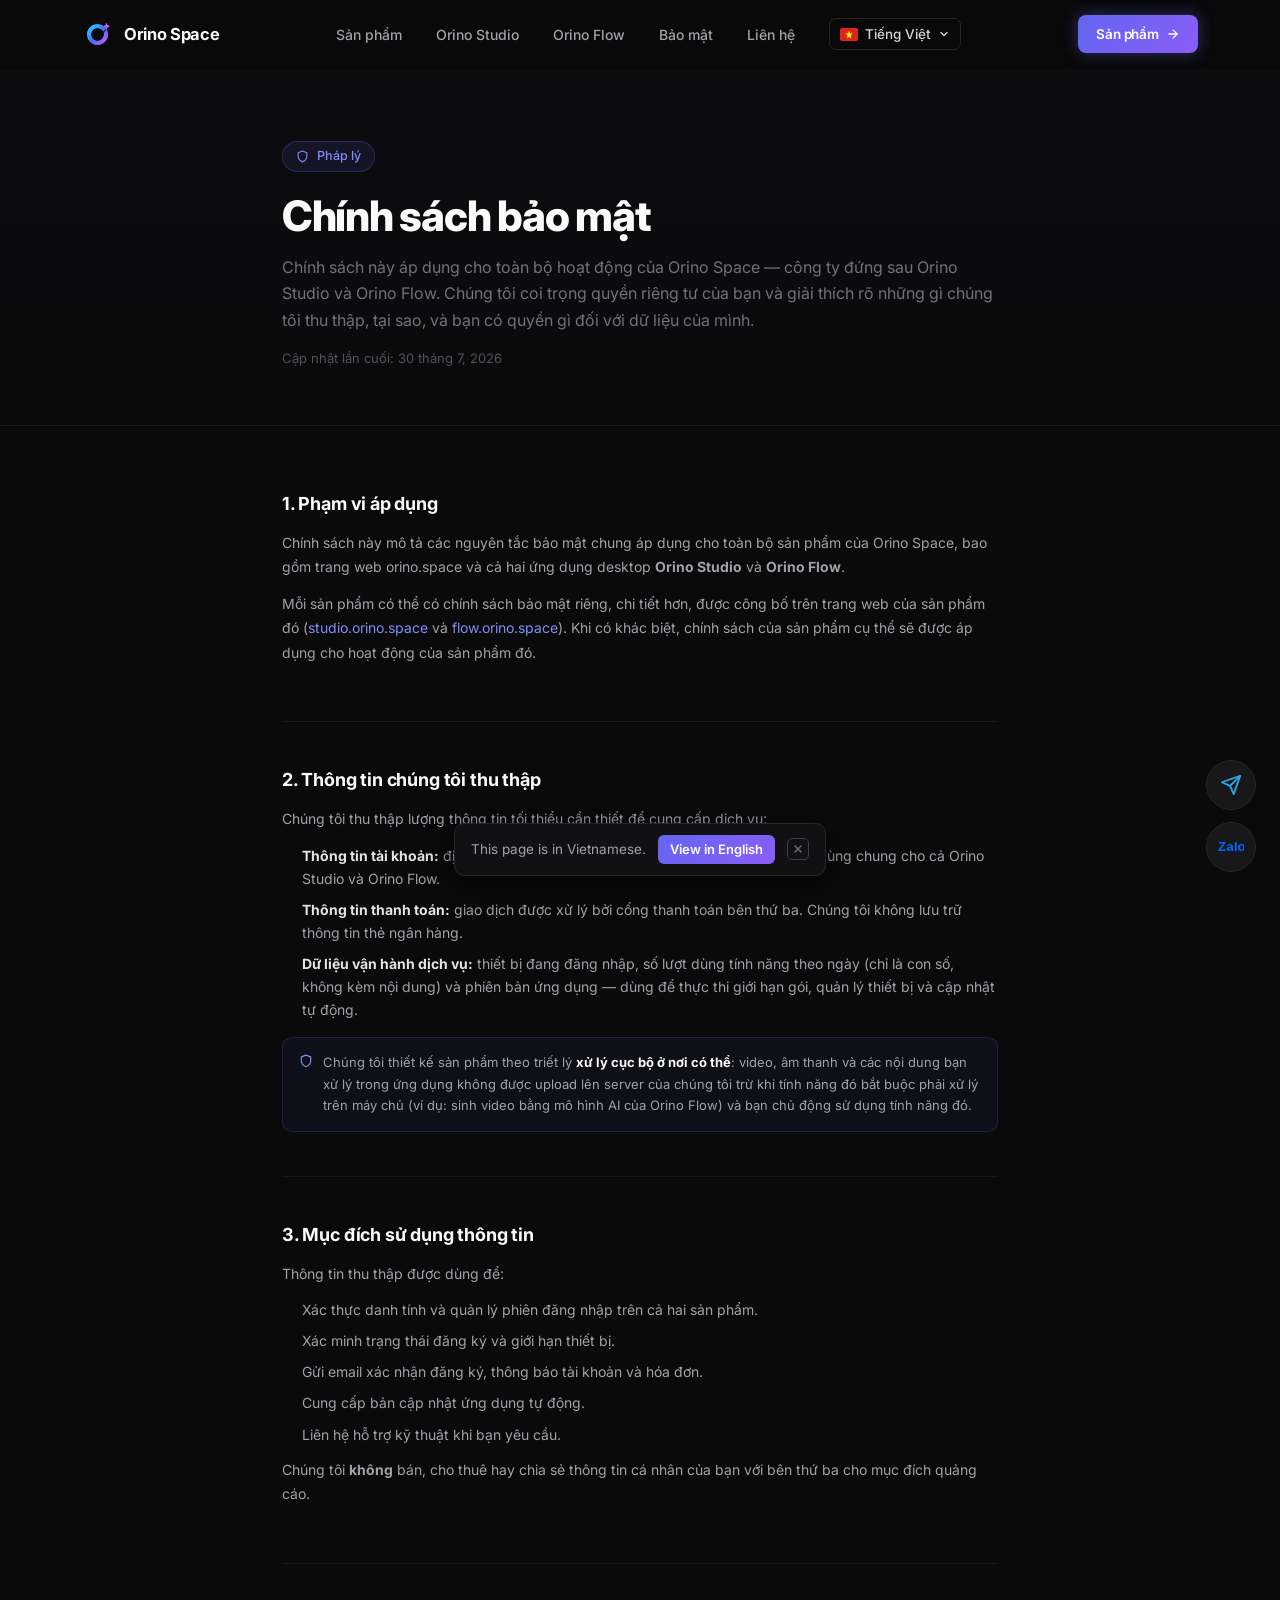
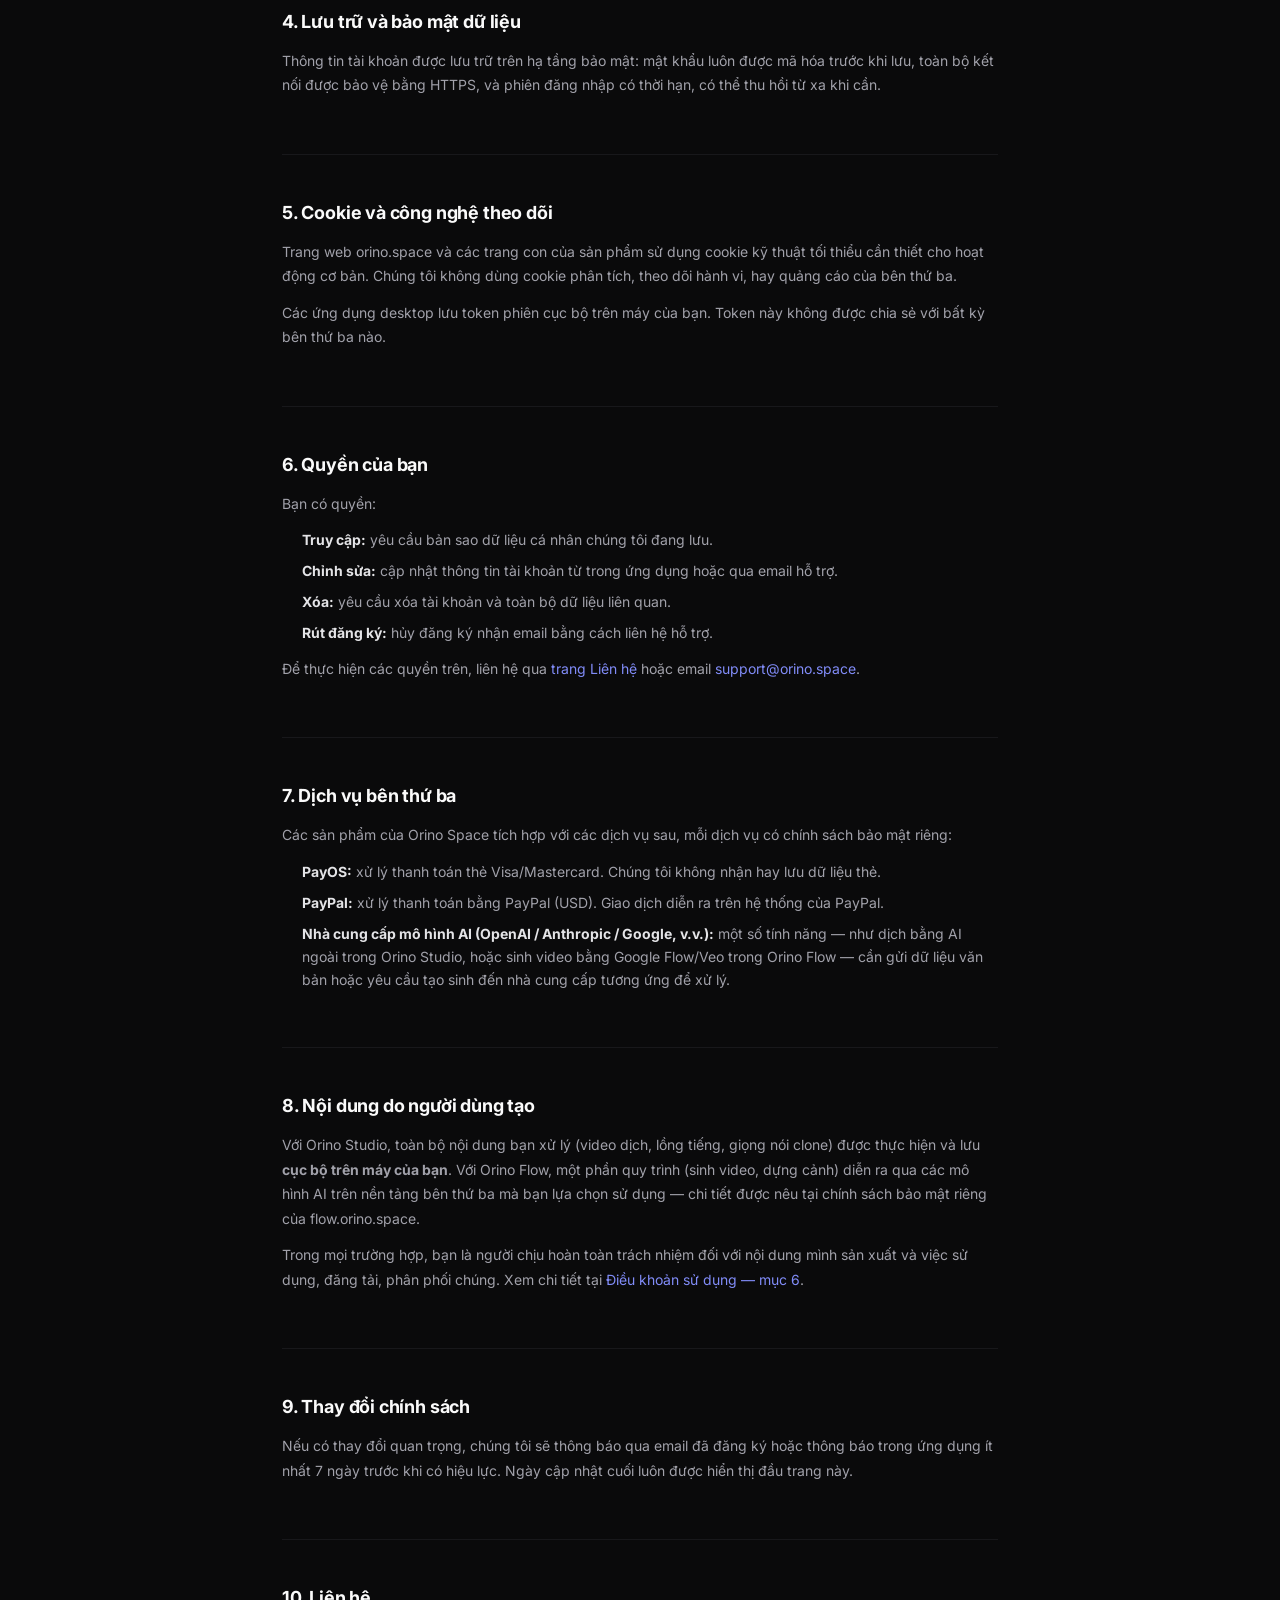
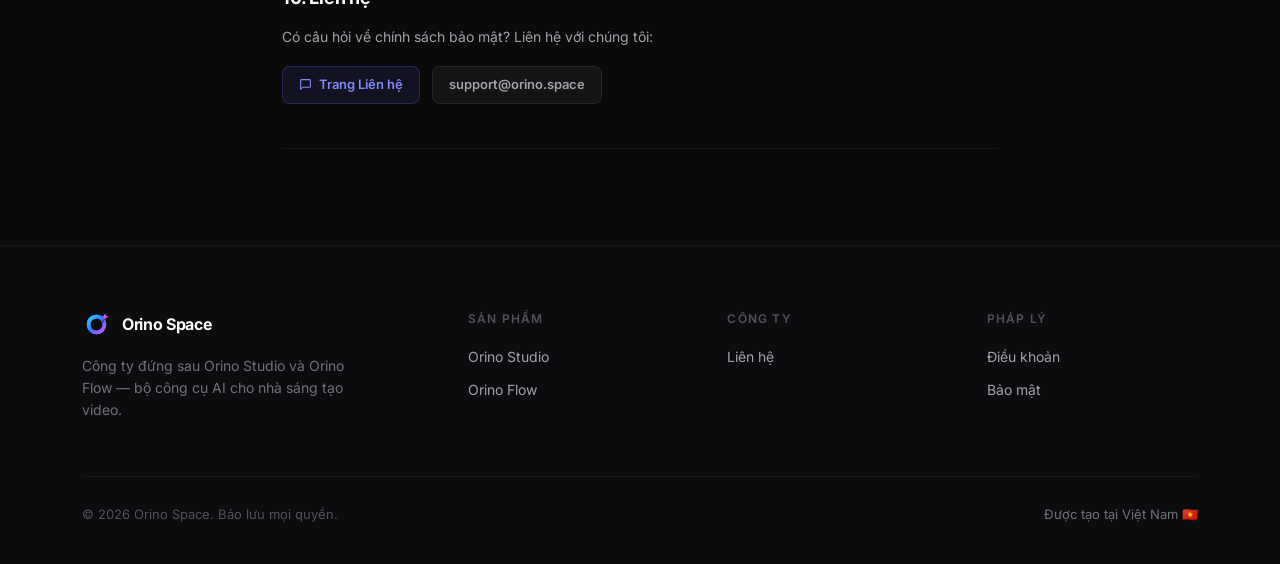
<file: bao-mat/index.html>
<!DOCTYPE html><html lang="vi" class="no-js"> <head><meta charset="UTF-8"><meta name="viewport" content="width=device-width, initial-scale=1"><meta name="description" content="Chính sách bảo mật của Orino Space, công ty đứng sau Orino Studio và Orino Flow: cách chúng tôi thu thập, sử dụng và bảo vệ thông tin của bạn."><meta name="theme-color" content="#0a0a0b"><title>Chính sách bảo mật — Orino Space</title><!-- hreflang alternates --><link rel="alternate" hreflang="vi" href="https://orino.space/bao-mat"><link rel="alternate" hreflang="en" href="https://orino.space/en/privacy"><link rel="alternate" hreflang="x-default" href="https://orino.space/bao-mat"><!-- Orino gradient logomark — shared umbrella-brand mark, used by both Orino Studio and Orino Space --><link rel="icon" type="image/svg+xml" href="/favicon.svg"><!-- Inter — Vietnamese subset --><link rel="preconnect" href="https://fonts.googleapis.com"><link rel="preconnect" href="https://fonts.gstatic.com" crossorigin><link href="https://fonts.googleapis.com/css2?family=Inter:wght@400;500;600;700;800;900&display=swap&subset=latin,latin-ext,vietnamese" rel="stylesheet"><link rel="stylesheet" href="/_astro/bao-mat.DXPyaO3o.css">
<style>.policy-section[data-astro-cid-kdvdwj6e]{margin-bottom:44px;padding-bottom:44px;border-bottom:1px solid #18181b}.policy-h2[data-astro-cid-kdvdwj6e]{margin:0 0 14px;font-size:18px;font-weight:700;color:#fafafa;letter-spacing:-.01em}.policy-p[data-astro-cid-kdvdwj6e]{margin:0 0 12px;font-size:14px;color:#a1a1aa;line-height:1.75}.policy-ul[data-astro-cid-kdvdwj6e]{margin:0 0 12px;padding-left:20px;display:flex;flex-direction:column;gap:8px}.policy-ul[data-astro-cid-kdvdwj6e] li[data-astro-cid-kdvdwj6e]{font-size:14px;color:#a1a1aa;line-height:1.65}.policy-ul[data-astro-cid-kdvdwj6e] li[data-astro-cid-kdvdwj6e] strong[data-astro-cid-kdvdwj6e]{color:#e4e4e7}.policy-callout[data-astro-cid-kdvdwj6e]{display:flex;align-items:flex-start;gap:10px;margin-top:16px;padding:14px 16px;border-radius:10px;border:1px solid rgba(99,102,241,.2);background:#6366f10f;font-size:13px;color:#a1a1aa;line-height:1.65}.policy-callout[data-astro-cid-kdvdwj6e] svg[data-astro-cid-kdvdwj6e]{color:#818cf8;flex-shrink:0;margin-top:2px}.policy-callout[data-astro-cid-kdvdwj6e] strong[data-astro-cid-kdvdwj6e]{color:#fafafa}
</style><script type="module" src="/_astro/hoisted.CqAH9od-.js"></script></head> <body> <!-- Mark JS available (remove no-js class) --> <script>document.documentElement.classList.remove('no-js');</script>  <nav id="main-nav" data-astro-cid-dmqpwcec> <div style="max-width:1180px;margin:0 auto;padding:0 32px;height:68px;display:flex;align-items:center;justify-content:space-between;" data-astro-cid-dmqpwcec> <!-- Logo — shared Orino umbrella-brand gradient mark --> <a href="/#top" style="display:flex;align-items:center;gap:11px;" data-astro-cid-dmqpwcec> <svg width="31" height="31" viewBox="0 0 1024 1024" fill="none" xmlns="http://www.w3.org/2000/svg" style="flex-shrink:0;" data-astro-cid-dmqpwcec> <defs data-astro-cid-dmqpwcec> <linearGradient id="nav-g" x1="184" y1="265" x2="777" y2="811" gradientUnits="userSpaceOnUse" data-astro-cid-dmqpwcec> <stop offset="0" stop-color="#22D3FF" data-astro-cid-dmqpwcec></stop> <stop offset="0.52" stop-color="#3D70FF" data-astro-cid-dmqpwcec></stop> <stop offset="1" stop-color="#D453FF" data-astro-cid-dmqpwcec></stop> </linearGradient> <filter id="nav-glow" x="100" y="100" width="824" height="824" filterUnits="userSpaceOnUse" data-astro-cid-dmqpwcec> <feGaussianBlur stdDeviation="25" result="blur" data-astro-cid-dmqpwcec></feGaussianBlur> <feMerge data-astro-cid-dmqpwcec><feMergeNode in="blur" data-astro-cid-dmqpwcec></feMergeNode><feMergeNode in="SourceGraphic" data-astro-cid-dmqpwcec></feMergeNode></feMerge> </filter> </defs> <g filter="url(#nav-glow)" data-astro-cid-dmqpwcec> <path d="M512 170c188.9 0 342 153.1 342 342S700.9 854 512 854 170 700.9 170 512 323.1 170 512 170Zm0 128c-118.2 0-214 95.8-214 214s95.8 214 214 214 214-95.8 214-214-95.8-214-214-214Z" fill="url(#nav-g)" data-astro-cid-dmqpwcec></path> <path d="M650 586 858 242 688 430 555 626l95-40Z" fill="#080D19" data-astro-cid-dmqpwcec></path> <path d="M660 524 842 257 716 427l-56 97Z" fill="#34B8FF" data-astro-cid-dmqpwcec></path> <path d="M812 130 846 204 920 238 846 272 812 346 778 272 704 238 778 204 812 130Z" fill="#D453FF" data-astro-cid-dmqpwcec></path> </g> </svg> <span style="font-weight:700;font-size:16.5px;letter-spacing:-0.02em;" data-astro-cid-dmqpwcec>Orino Space</span> </a> <!-- Nav links (hidden on mobile) --> <div style="display:flex;align-items:center;gap:34px;" data-nav-links data-astro-cid-dmqpwcec> <a href="/#products" style="font-size:14px;color:#a1a1aa;font-weight:500;" data-astro-cid-dmqpwcec>Sản phẩm</a> <a href="https://studio.orino.space" style="font-size:14px;color:#a1a1aa;font-weight:500;" data-astro-cid-dmqpwcec>Orino Studio</a> <a href="https://flow.orino.space" style="font-size:14px;color:#a1a1aa;font-weight:500;" data-astro-cid-dmqpwcec>Orino Flow</a> <a href="/bao-mat" style="font-size:14px;color:#a1a1aa;font-weight:500;" data-astro-cid-dmqpwcec>Bảo mật</a> <a href="/lien-he" style="font-size:14px;color:#a1a1aa;font-weight:500;" data-astro-cid-dmqpwcec>Liên hệ</a> <!-- Language dropdown --> <div id="lang-dd" style="position:relative;" data-astro-cid-dmqpwcec> <button id="lang-btn" aria-haspopup="listbox" aria-expanded="false" style="display:inline-flex;align-items:center;gap:7px;height:32px;padding:0 10px;border-radius:7px;border:1px solid #27272a;background:transparent;color:#d4d4d8;font-size:13.5px;font-weight:500;cursor:pointer;transition:border-color .15s,background .15s;" data-astro-cid-dmqpwcec> <span class="fi fi-vn" style="width:18px;height:13px;border-radius:2px;background-size:cover;flex-shrink:0;" data-astro-cid-dmqpwcec></span> <span data-astro-cid-dmqpwcec>Tiếng Việt</span> <svg id="lang-chevron" width="12" height="12" viewBox="0 0 24 24" fill="none" stroke="currentColor" stroke-width="2.5" stroke-linecap="round" stroke-linejoin="round" style="transition:transform .15s;" data-astro-cid-dmqpwcec><polyline points="6 9 12 15 18 9" data-astro-cid-dmqpwcec></polyline></svg> </button> <div id="lang-menu" role="listbox" style="display:none;position:absolute;right:0;top:calc(100% + 6px);min-width:148px;border-radius:9px;border:1px solid #27272a;background:#111113;box-shadow:0 12px 36px rgba(0,0,0,0.55);overflow:hidden;z-index:100;" data-astro-cid-dmqpwcec> <a href="/" role="option" aria-selected="true" style="display:flex;align-items:center;gap:9px;padding:9px 13px;font-size:13.5px;color:#d4d4d8;font-weight:500;text-decoration:none;transition:background .12s;" data-lang-option data-astro-cid-dmqpwcec> <span class="fi fi-vn" style="width:18px;height:13px;border-radius:2px;background-size:cover;flex-shrink:0;" data-astro-cid-dmqpwcec></span> <span style="flex:1;" data-astro-cid-dmqpwcec>Tiếng Việt</span> <svg width="13" height="13" viewBox="0 0 24 24" fill="none" stroke="#818cf8" stroke-width="2.5" stroke-linecap="round" stroke-linejoin="round" data-astro-cid-dmqpwcec><polyline points="20 6 9 17 4 12" data-astro-cid-dmqpwcec></polyline></svg> </a><a href="/en/privacy" role="option" style="display:flex;align-items:center;gap:9px;padding:9px 13px;font-size:13.5px;color:#d4d4d8;font-weight:500;text-decoration:none;transition:background .12s;" data-lang-option data-astro-cid-dmqpwcec> <span class="fi fi-gb" style="width:18px;height:13px;border-radius:2px;background-size:cover;flex-shrink:0;" data-astro-cid-dmqpwcec></span> <span style="flex:1;" data-astro-cid-dmqpwcec>English</span>  </a> </div> </div> </div> <!-- CTA --> <a href="/#products" style="display:inline-flex;align-items:center;gap:7px;height:38px;padding:0 18px;border-radius:8px;background:linear-gradient(135deg,#6366f1,#8b5cf6);color:#fff;font-size:13.5px;font-weight:600;letter-spacing:-0.01em;box-shadow:0 0 16px rgba(99,102,241,0.4);" data-astro-cid-dmqpwcec> Sản phẩm <svg width="14" height="14" viewBox="0 0 24 24" fill="none" stroke="currentColor" stroke-width="2.2" stroke-linecap="round" stroke-linejoin="round" data-astro-cid-dmqpwcec><line x1="5" y1="12" x2="19" y2="12" data-astro-cid-dmqpwcec></line><polyline points="12 5 19 12 12 19" data-astro-cid-dmqpwcec></polyline></svg> </a> </div> </nav>    <div style="border-bottom:1px solid #18181b;background:linear-gradient(180deg,#0d0d10 0%,#0a0a0b 100%);" data-astro-cid-kdvdwj6e> <div style="max-width:780px;margin:0 auto;padding:72px 32px 56px;" data-astro-cid-kdvdwj6e> <div style="display:inline-flex;align-items:center;gap:8px;padding:5px 13px;border-radius:20px;background:rgba(99,102,241,0.1);border:1px solid rgba(99,102,241,0.25);font-size:12.5px;color:#818cf8;font-weight:500;margin-bottom:20px;" data-astro-cid-kdvdwj6e> <svg width="13" height="13" viewBox="0 0 24 24" fill="none" stroke="currentColor" stroke-width="2" stroke-linecap="round" stroke-linejoin="round" data-astro-cid-kdvdwj6e><path d="M12 22s8-4 8-10V5l-8-3-8 3v7c0 6 8 10 8 10z" data-astro-cid-kdvdwj6e></path></svg>
Pháp lý
</div> <h1 style="margin:0 0 14px;font-size:clamp(28px,4vw,42px);font-weight:800;letter-spacing:-0.03em;line-height:1.15;" data-astro-cid-kdvdwj6e>
Chính sách bảo mật
</h1> <p style="margin:0 0 16px;font-size:16px;color:#71717a;line-height:1.65;" data-astro-cid-kdvdwj6e>
Chính sách này áp dụng cho toàn bộ hoạt động của Orino Space — công ty đứng sau Orino Studio và Orino Flow. Chúng tôi coi trọng quyền riêng tư của bạn và giải thích rõ những gì chúng tôi thu thập, tại sao, và bạn có quyền gì đối với dữ liệu của mình.
</p> <div style="font-size:13px;color:#52525b;" data-astro-cid-kdvdwj6e>Cập nhật lần cuối: 30 tháng 7, 2026</div> </div> </div>  <div style="max-width:780px;margin:0 auto;padding:64px 32px 96px;" data-astro-cid-kdvdwj6e> <div class="policy-section" data-astro-cid-kdvdwj6e> <h2 class="policy-h2" data-astro-cid-kdvdwj6e>1. Phạm vi áp dụng</h2> <p class="policy-p" data-astro-cid-kdvdwj6e>Chính sách này mô tả các nguyên tắc bảo mật chung áp dụng cho toàn bộ sản phẩm của Orino Space, bao gồm trang web orino.space và cả hai ứng dụng desktop <strong data-astro-cid-kdvdwj6e>Orino Studio</strong> và <strong data-astro-cid-kdvdwj6e>Orino Flow</strong>.</p> <p class="policy-p" data-astro-cid-kdvdwj6e>Mỗi sản phẩm có thể có chính sách bảo mật riêng, chi tiết hơn, được công bố trên trang web của sản phẩm đó (<a href="https://studio.orino.space/bao-mat" style="color:#818cf8;" data-astro-cid-kdvdwj6e>studio.orino.space</a> và <a href="https://flow.orino.space" style="color:#818cf8;" data-astro-cid-kdvdwj6e>flow.orino.space</a>). Khi có khác biệt, chính sách của sản phẩm cụ thể sẽ được áp dụng cho hoạt động của sản phẩm đó.</p> </div> <div class="policy-section" data-astro-cid-kdvdwj6e> <h2 class="policy-h2" data-astro-cid-kdvdwj6e>2. Thông tin chúng tôi thu thập</h2> <p class="policy-p" data-astro-cid-kdvdwj6e>Chúng tôi thu thập lượng thông tin tối thiểu cần thiết để cung cấp dịch vụ:</p> <ul class="policy-ul" data-astro-cid-kdvdwj6e> <li data-astro-cid-kdvdwj6e><strong data-astro-cid-kdvdwj6e>Thông tin tài khoản:</strong> địa chỉ email khi bạn đăng ký bằng email hoặc Google — dùng chung cho cả Orino Studio và Orino Flow.</li> <li data-astro-cid-kdvdwj6e><strong data-astro-cid-kdvdwj6e>Thông tin thanh toán:</strong> giao dịch được xử lý bởi cổng thanh toán bên thứ ba. Chúng tôi không lưu trữ thông tin thẻ ngân hàng.</li> <li data-astro-cid-kdvdwj6e><strong data-astro-cid-kdvdwj6e>Dữ liệu vận hành dịch vụ:</strong> thiết bị đang đăng nhập, số lượt dùng tính năng theo ngày (chỉ là con số, không kèm nội dung) và phiên bản ứng dụng — dùng để thực thi giới hạn gói, quản lý thiết bị và cập nhật tự động.</li> </ul> <div class="policy-callout" data-astro-cid-kdvdwj6e> <svg width="14" height="14" viewBox="0 0 24 24" fill="none" stroke="currentColor" stroke-width="2" stroke-linecap="round" stroke-linejoin="round" data-astro-cid-kdvdwj6e><path d="M12 22s8-4 8-10V5l-8-3-8 3v7c0 6 8 10 8 10z" data-astro-cid-kdvdwj6e></path></svg> <span data-astro-cid-kdvdwj6e>Chúng tôi thiết kế sản phẩm theo triết lý <strong data-astro-cid-kdvdwj6e>xử lý cục bộ ở nơi có thể</strong>: video, âm thanh và các nội dung bạn xử lý trong ứng dụng không được upload lên server của chúng tôi trừ khi tính năng đó bắt buộc phải xử lý trên máy chủ (ví dụ: sinh video bằng mô hình AI của Orino Flow) và bạn chủ động sử dụng tính năng đó.</span> </div> </div> <div class="policy-section" data-astro-cid-kdvdwj6e> <h2 class="policy-h2" data-astro-cid-kdvdwj6e>3. Mục đích sử dụng thông tin</h2> <p class="policy-p" data-astro-cid-kdvdwj6e>Thông tin thu thập được dùng để:</p> <ul class="policy-ul" data-astro-cid-kdvdwj6e> <li data-astro-cid-kdvdwj6e>Xác thực danh tính và quản lý phiên đăng nhập trên cả hai sản phẩm.</li> <li data-astro-cid-kdvdwj6e>Xác minh trạng thái đăng ký và giới hạn thiết bị.</li> <li data-astro-cid-kdvdwj6e>Gửi email xác nhận đăng ký, thông báo tài khoản và hóa đơn.</li> <li data-astro-cid-kdvdwj6e>Cung cấp bản cập nhật ứng dụng tự động.</li> <li data-astro-cid-kdvdwj6e>Liên hệ hỗ trợ kỹ thuật khi bạn yêu cầu.</li> </ul> <p class="policy-p" data-astro-cid-kdvdwj6e>Chúng tôi <strong data-astro-cid-kdvdwj6e>không</strong> bán, cho thuê hay chia sẻ thông tin cá nhân của bạn với bên thứ ba cho mục đích quảng cáo.</p> </div> <div class="policy-section" data-astro-cid-kdvdwj6e> <h2 class="policy-h2" data-astro-cid-kdvdwj6e>4. Lưu trữ và bảo mật dữ liệu</h2> <p class="policy-p" data-astro-cid-kdvdwj6e>Thông tin tài khoản được lưu trữ trên hạ tầng bảo mật: mật khẩu luôn được mã hóa trước khi lưu, toàn bộ kết nối được bảo vệ bằng HTTPS, và phiên đăng nhập có thời hạn, có thể thu hồi từ xa khi cần.</p> </div> <div class="policy-section" data-astro-cid-kdvdwj6e> <h2 class="policy-h2" data-astro-cid-kdvdwj6e>5. Cookie và công nghệ theo dõi</h2> <p class="policy-p" data-astro-cid-kdvdwj6e>Trang web orino.space và các trang con của sản phẩm sử dụng cookie kỹ thuật tối thiểu cần thiết cho hoạt động cơ bản. Chúng tôi không dùng cookie phân tích, theo dõi hành vi, hay quảng cáo của bên thứ ba.</p> <p class="policy-p" data-astro-cid-kdvdwj6e>Các ứng dụng desktop lưu token phiên cục bộ trên máy của bạn. Token này không được chia sẻ với bất kỳ bên thứ ba nào.</p> </div> <div class="policy-section" data-astro-cid-kdvdwj6e> <h2 class="policy-h2" data-astro-cid-kdvdwj6e>6. Quyền của bạn</h2> <p class="policy-p" data-astro-cid-kdvdwj6e>Bạn có quyền:</p> <ul class="policy-ul" data-astro-cid-kdvdwj6e> <li data-astro-cid-kdvdwj6e><strong data-astro-cid-kdvdwj6e>Truy cập:</strong> yêu cầu bản sao dữ liệu cá nhân chúng tôi đang lưu.</li> <li data-astro-cid-kdvdwj6e><strong data-astro-cid-kdvdwj6e>Chỉnh sửa:</strong> cập nhật thông tin tài khoản từ trong ứng dụng hoặc qua email hỗ trợ.</li> <li data-astro-cid-kdvdwj6e><strong data-astro-cid-kdvdwj6e>Xóa:</strong> yêu cầu xóa tài khoản và toàn bộ dữ liệu liên quan.</li> <li data-astro-cid-kdvdwj6e><strong data-astro-cid-kdvdwj6e>Rút đăng ký:</strong> hủy đăng ký nhận email bằng cách liên hệ hỗ trợ.</li> </ul> <p class="policy-p" data-astro-cid-kdvdwj6e>Để thực hiện các quyền trên, liên hệ qua <a href="/lien-he" style="color:#818cf8;" data-astro-cid-kdvdwj6e>trang Liên hệ</a> hoặc email <a href="mailto:support@orino.space" style="color:#818cf8;" data-astro-cid-kdvdwj6e>support@orino.space</a>.</p> </div> <div class="policy-section" data-astro-cid-kdvdwj6e> <h2 class="policy-h2" data-astro-cid-kdvdwj6e>7. Dịch vụ bên thứ ba</h2> <p class="policy-p" data-astro-cid-kdvdwj6e>Các sản phẩm của Orino Space tích hợp với các dịch vụ sau, mỗi dịch vụ có chính sách bảo mật riêng:</p> <ul class="policy-ul" data-astro-cid-kdvdwj6e> <li data-astro-cid-kdvdwj6e><strong data-astro-cid-kdvdwj6e>PayOS:</strong> xử lý thanh toán thẻ Visa/Mastercard. Chúng tôi không nhận hay lưu dữ liệu thẻ.</li> <li data-astro-cid-kdvdwj6e><strong data-astro-cid-kdvdwj6e>PayPal:</strong> xử lý thanh toán bằng PayPal (USD). Giao dịch diễn ra trên hệ thống của PayPal.</li> <li data-astro-cid-kdvdwj6e><strong data-astro-cid-kdvdwj6e>Nhà cung cấp mô hình AI (OpenAI / Anthropic / Google, v.v.):</strong> một số tính năng — như dịch bằng AI ngoài trong Orino Studio, hoặc sinh video bằng Google Flow/Veo trong Orino Flow — cần gửi dữ liệu văn bản hoặc yêu cầu tạo sinh đến nhà cung cấp tương ứng để xử lý.</li> </ul> </div> <div class="policy-section" data-astro-cid-kdvdwj6e> <h2 class="policy-h2" data-astro-cid-kdvdwj6e>8. Nội dung do người dùng tạo</h2> <p class="policy-p" data-astro-cid-kdvdwj6e>Với Orino Studio, toàn bộ nội dung bạn xử lý (video dịch, lồng tiếng, giọng nói clone) được thực hiện và lưu <strong data-astro-cid-kdvdwj6e>cục bộ trên máy của bạn</strong>. Với Orino Flow, một phần quy trình (sinh video, dựng cảnh) diễn ra qua các mô hình AI trên nền tảng bên thứ ba mà bạn lựa chọn sử dụng — chi tiết được nêu tại chính sách bảo mật riêng của flow.orino.space.</p> <p class="policy-p" data-astro-cid-kdvdwj6e>Trong mọi trường hợp, bạn là người chịu hoàn toàn trách nhiệm đối với nội dung mình sản xuất và việc sử dụng, đăng tải, phân phối chúng. Xem chi tiết tại <a href="/dieu-khoan" style="color:#818cf8;" data-astro-cid-kdvdwj6e>Điều khoản sử dụng — mục 6</a>.</p> </div> <div class="policy-section" data-astro-cid-kdvdwj6e> <h2 class="policy-h2" data-astro-cid-kdvdwj6e>9. Thay đổi chính sách</h2> <p class="policy-p" data-astro-cid-kdvdwj6e>Nếu có thay đổi quan trọng, chúng tôi sẽ thông báo qua email đã đăng ký hoặc thông báo trong ứng dụng ít nhất 7 ngày trước khi có hiệu lực. Ngày cập nhật cuối luôn được hiển thị đầu trang này.</p> </div> <div class="policy-section" style="margin-bottom:0;" data-astro-cid-kdvdwj6e> <h2 class="policy-h2" data-astro-cid-kdvdwj6e>10. Liên hệ</h2> <p class="policy-p" data-astro-cid-kdvdwj6e>Có câu hỏi về chính sách bảo mật? Liên hệ với chúng tôi:</p> <div style="display:flex;gap:12px;flex-wrap:wrap;margin-top:16px;" data-astro-cid-kdvdwj6e> <a href="/lien-he" style="display:inline-flex;align-items:center;gap:7px;height:38px;padding:0 16px;border-radius:8px;background:rgba(99,102,241,0.1);border:1px solid rgba(99,102,241,0.25);color:#818cf8;font-size:13px;font-weight:600;text-decoration:none;" data-astro-cid-kdvdwj6e> <svg width="13" height="13" viewBox="0 0 24 24" fill="none" stroke="currentColor" stroke-width="2" stroke-linecap="round" stroke-linejoin="round" data-astro-cid-kdvdwj6e><path d="M21 15a2 2 0 0 1-2 2H7l-4 4V5a2 2 0 0 1 2-2h14a2 2 0 0 1 2 2z" data-astro-cid-kdvdwj6e></path></svg>
Trang Liên hệ
</a> <a href="mailto:support@orino.space" style="display:inline-flex;align-items:center;gap:7px;height:38px;padding:0 16px;border-radius:8px;background:rgba(255,255,255,0.04);border:1px solid #27272a;color:#a1a1aa;font-size:13px;font-weight:600;text-decoration:none;" data-astro-cid-kdvdwj6e>
support@orino.space
</a> </div> </div> </div> <footer style="border-top:1px solid #18181b;background:#0c0c0e;"> <div style="max-width:1180px;margin:0 auto;padding:64px 32px 40px;"> <!-- 4-column grid --> <div style="display:grid;grid-template-columns:1.6fr 1fr 1fr 1fr;gap:48px;" data-footer-grid> <!-- Brand --> <div> <a href="/" style="display:flex;align-items:center;gap:11px;margin-bottom:16px;"> <svg width="29" height="29" viewBox="0 0 1024 1024" fill="none" xmlns="http://www.w3.org/2000/svg" style="flex-shrink:0;"> <defs> <linearGradient id="footer-g" x1="184" y1="265" x2="777" y2="811" gradientUnits="userSpaceOnUse"> <stop offset="0" stop-color="#22D3FF"></stop> <stop offset="0.52" stop-color="#3D70FF"></stop> <stop offset="1" stop-color="#D453FF"></stop> </linearGradient> <filter id="footer-glow" x="100" y="100" width="824" height="824" filterUnits="userSpaceOnUse"> <feGaussianBlur stdDeviation="25" result="blur"></feGaussianBlur> <feMerge><feMergeNode in="blur"></feMergeNode><feMergeNode in="SourceGraphic"></feMergeNode></feMerge> </filter> </defs> <g filter="url(#footer-glow)"> <path d="M512 170c188.9 0 342 153.1 342 342S700.9 854 512 854 170 700.9 170 512 323.1 170 512 170Zm0 128c-118.2 0-214 95.8-214 214s95.8 214 214 214 214-95.8 214-214-95.8-214-214-214Z" fill="url(#footer-g)"></path> <path d="M650 586 858 242 688 430 555 626l95-40Z" fill="#080D19"></path> <path d="M660 524 842 257 716 427l-56 97Z" fill="#34B8FF"></path> <path d="M812 130 846 204 920 238 846 272 812 346 778 272 704 238 778 204 812 130Z" fill="#D453FF"></path> </g> </svg> <span style="font-weight:700;font-size:16px;letter-spacing:-0.02em;">Orino Space</span> </a> <p style="font-size:14px;color:#71717a;line-height:1.6;margin:0;max-width:280px;"> Công ty đứng sau Orino Studio và Orino Flow — bộ công cụ AI cho nhà sáng tạo video. </p> </div> <!-- Products --> <div> <div style="font-size:12px;letter-spacing:0.1em;text-transform:uppercase;color:#52525b;font-weight:600;margin-bottom:18px;">Sản phẩm</div> <div style="display:flex;flex-direction:column;gap:12px;"> <a href="https://studio.orino.space" style="font-size:14px;color:#a1a1aa;">Orino Studio</a> <a href="https://flow.orino.space" style="font-size:14px;color:#a1a1aa;">Orino Flow</a> </div> </div> <!-- Company --> <div> <div style="font-size:12px;letter-spacing:0.1em;text-transform:uppercase;color:#52525b;font-weight:600;margin-bottom:18px;">Công ty</div> <div style="display:flex;flex-direction:column;gap:12px;"> <a href="/lien-he" style="font-size:14px;color:#a1a1aa;">Liên hệ</a> </div> </div> <!-- Legal --> <div> <div style="font-size:12px;letter-spacing:0.1em;text-transform:uppercase;color:#52525b;font-weight:600;margin-bottom:18px;">Pháp lý</div> <div style="display:flex;flex-direction:column;gap:12px;"> <a href="/dieu-khoan" style="font-size:14px;color:#a1a1aa;">Điều khoản</a> <a href="/bao-mat" style="font-size:14px;color:#a1a1aa;">Bảo mật</a> </div> </div> </div> <!-- Copyright bar --> <div style="display:flex;align-items:center;justify-content:space-between;gap:16px;flex-wrap:wrap;margin-top:54px;padding-top:28px;border-top:1px solid #18181b;"> <span style="font-size:13px;color:#52525b;">© 2026 Orino Space. Bảo lưu mọi quyền.</span> <span style="font-size:13px;color:#71717a;">Được tạo tại Việt Nam 🇻🇳</span> </div> </div> </footer> <div id="contact-float" data-astro-cid-g3sohofg> <!-- Scroll to top --> <button id="cf-top" class="cf-btn cf-top" aria-label="Lên đầu trang" data-tip="Lên đầu trang" onclick="window.scrollTo({top:0,behavior:'smooth'})" data-astro-cid-g3sohofg> <svg width="18" height="18" viewBox="0 0 24 24" fill="none" stroke="#a1a1aa" stroke-width="2.2" stroke-linecap="round" stroke-linejoin="round" data-astro-cid-g3sohofg> <path d="M18 15l-6-6-6 6" data-astro-cid-g3sohofg></path> </svg> </button> <!-- Telegram --> <a href="https://t.me/+qcsTrMHkgxFmYTBl" target="_blank" rel="noopener" class="cf-btn cf-telegram" aria-label="Chat Telegram" data-tip="Telegram" data-astro-cid-g3sohofg> <svg width="22" height="22" viewBox="0 0 24 24" fill="none" xmlns="http://www.w3.org/2000/svg" data-astro-cid-g3sohofg> <path d="M22 2L11 13" stroke="#2CA5E0" stroke-width="2" stroke-linecap="round" stroke-linejoin="round" data-astro-cid-g3sohofg></path> <path d="M22 2L15 22L11 13L2 9L22 2Z" stroke="#2CA5E0" stroke-width="2" stroke-linecap="round" stroke-linejoin="round" data-astro-cid-g3sohofg></path> </svg> </a> <!-- Zalo --> <a href="https://zalo.me/g/snnyqf9ibtt0kgjvo4yn" target="_blank" rel="noopener" class="cf-btn cf-zalo" aria-label="Chat Zalo" data-tip="Zalo" data-astro-cid-g3sohofg> <svg width="26" height="16" viewBox="0 0 52 28" fill="none" xmlns="http://www.w3.org/2000/svg" data-astro-cid-g3sohofg> <text x="0" y="22" font-family="Arial, sans-serif" font-weight="800" font-size="26" fill="#0068FF" data-astro-cid-g3sohofg>Z</text> <text x="17" y="22" font-family="Arial, sans-serif" font-weight="800" font-size="26" fill="#0068FF" data-astro-cid-g3sohofg>a</text> <text x="32" y="22" font-family="Arial, sans-serif" font-weight="800" font-size="26" fill="#0068FF" data-astro-cid-g3sohofg>lo</text> </svg> </a> </div>    <div id="locale-suggest" style="display:none;position:fixed;bottom:24px;left:50%;transform:translateX(-50%);z-index:200;align-items:center;gap:12px;padding:11px 16px;border-radius:10px;border:1px solid #27272a;background:#111113;box-shadow:0 8px 32px rgba(0,0,0,0.6);font-size:13.5px;color:#a1a1aa;white-space:nowrap;"> <span>This page is in Vietnamese.</span> <a href="/en/privacy" id="locale-switch" style="padding:5px 12px;border-radius:6px;background:linear-gradient(135deg,#6366f1,#8b5cf6);color:#fff;font-size:13px;font-weight:600;text-decoration:none;">View in English</a> <button id="locale-dismiss" aria-label="Dismiss" style="display:flex;align-items:center;justify-content:center;width:22px;height:22px;border-radius:5px;border:1px solid #3f3f46;background:transparent;color:#71717a;cursor:pointer;padding:0;"> <svg width="12" height="12" viewBox="0 0 24 24" fill="none" stroke="currentColor" stroke-width="2.5" stroke-linecap="round"><line x1="18" y1="6" x2="6" y2="18"></line><line x1="6" y1="6" x2="18" y2="18"></line></svg> </button> </div> <script>(function(){const locale = "vi";

  const KEY = 'orino_locale_ack';
  if (!localStorage.getItem(KEY)) {
    const bl = (navigator.language || '').toLowerCase();
    const show = (locale === 'vi' && bl.startsWith('en')) ||
                 (locale === 'en' && bl.startsWith('vi'));
    if (show) document.getElementById('locale-suggest').style.display = 'flex';
  }
  document.getElementById('locale-dismiss').addEventListener('click', () => {
    localStorage.setItem(KEY, '1');
    document.getElementById('locale-suggest').style.display = 'none';
  });
  document.getElementById('locale-switch').addEventListener('click', () => {
    localStorage.setItem(KEY, '1');
  });
})();</script> </body></html>
</file>
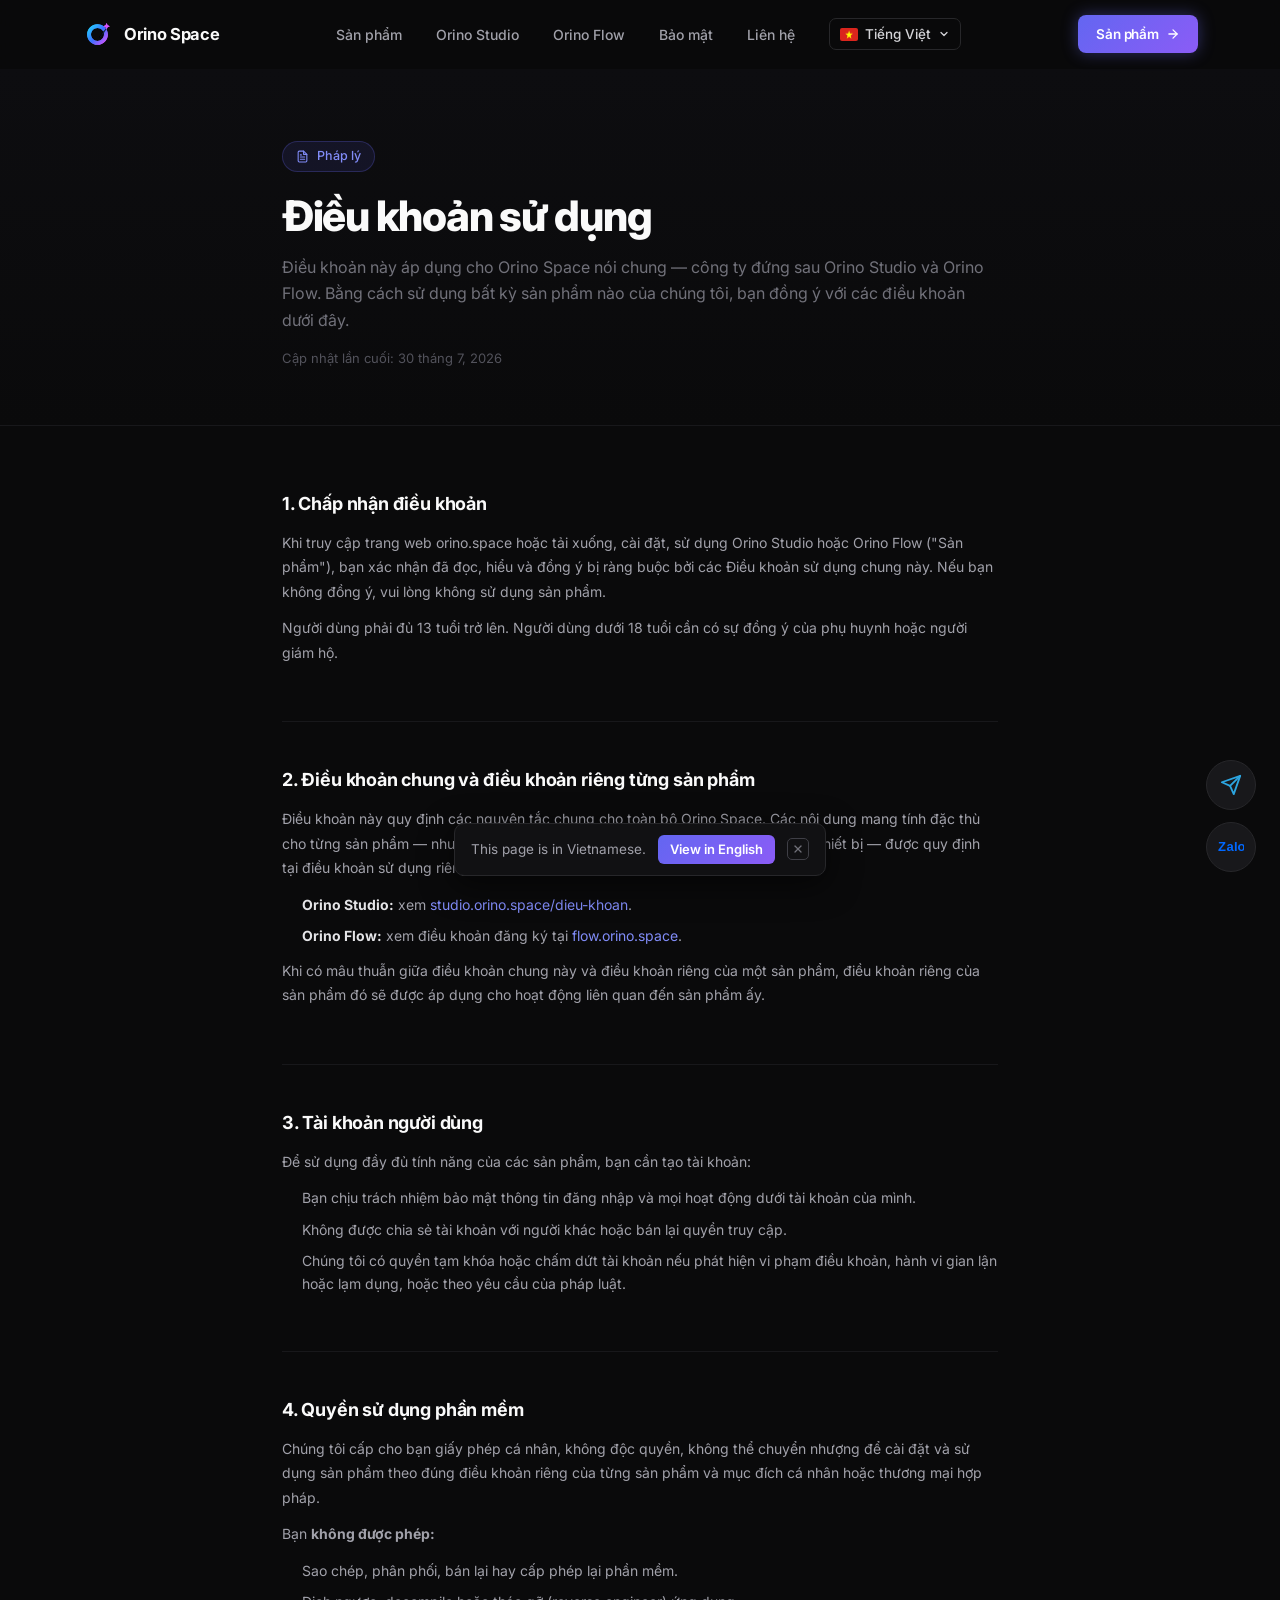
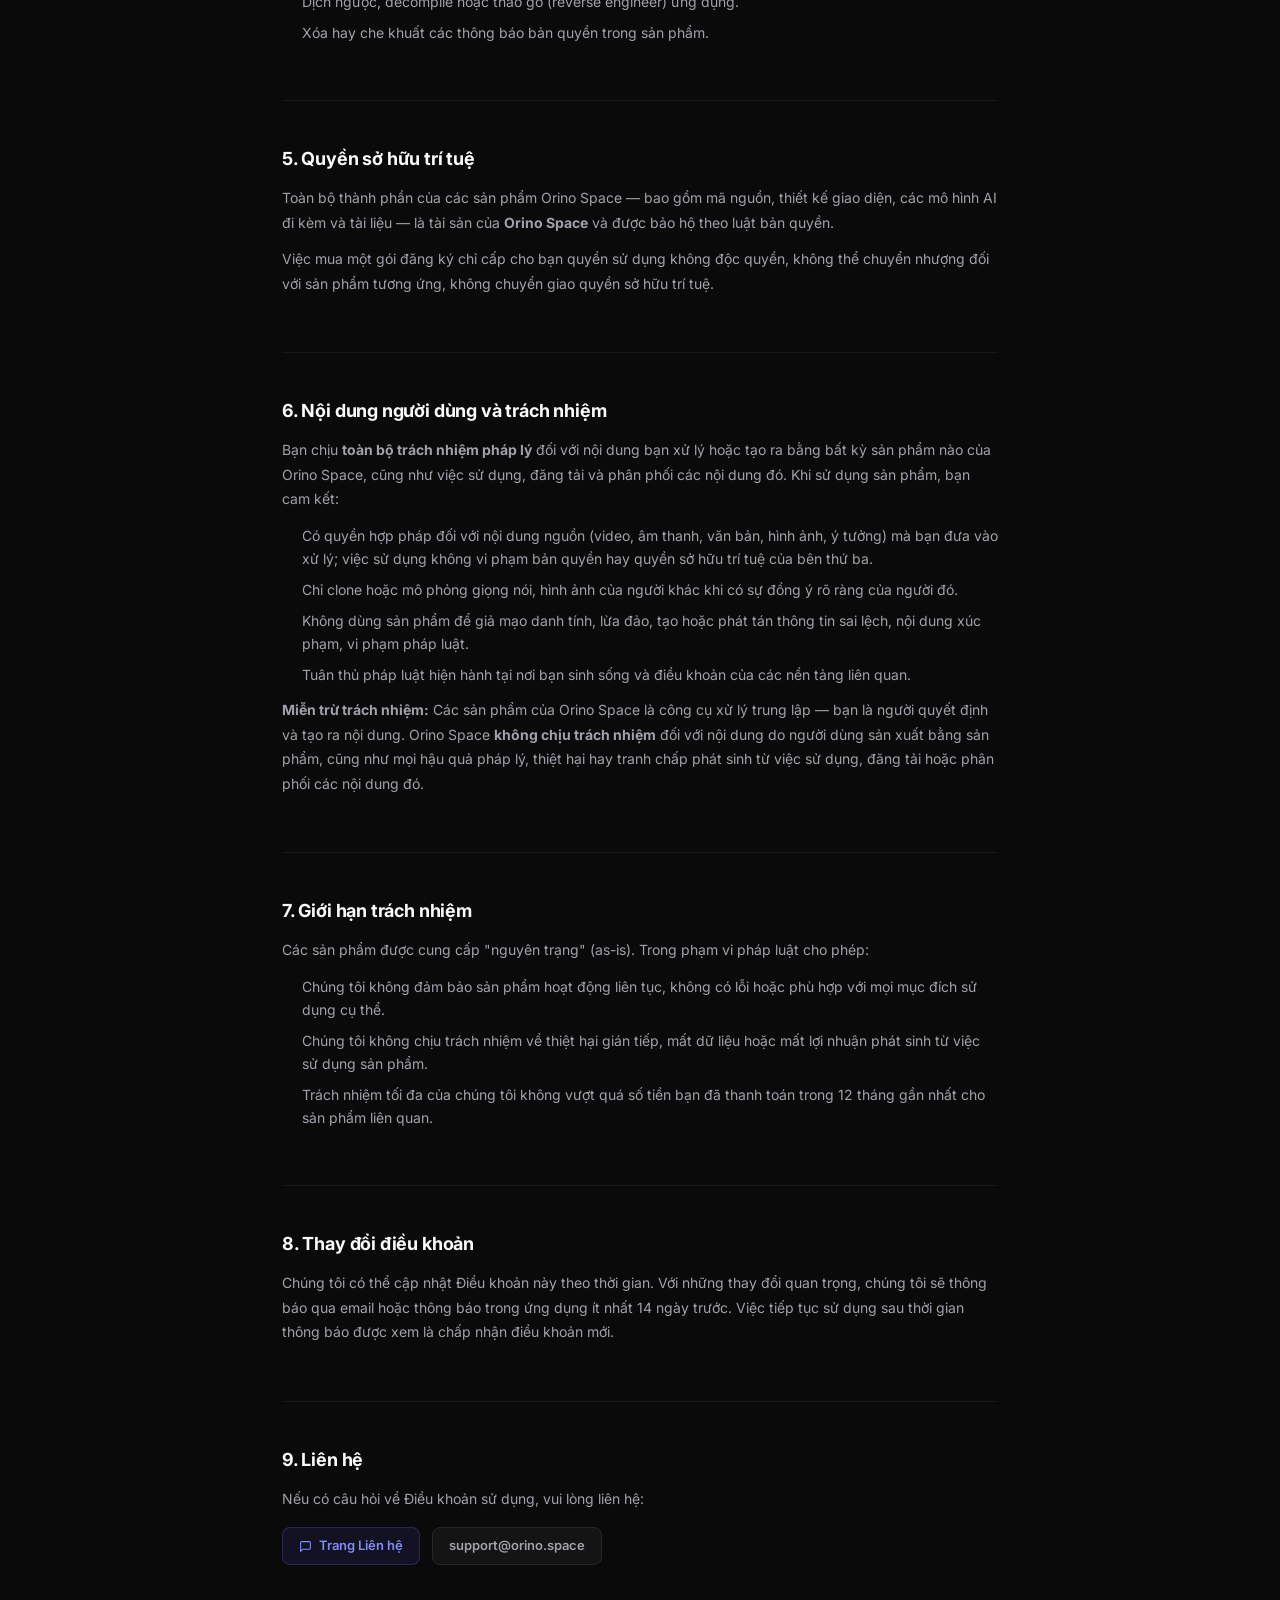
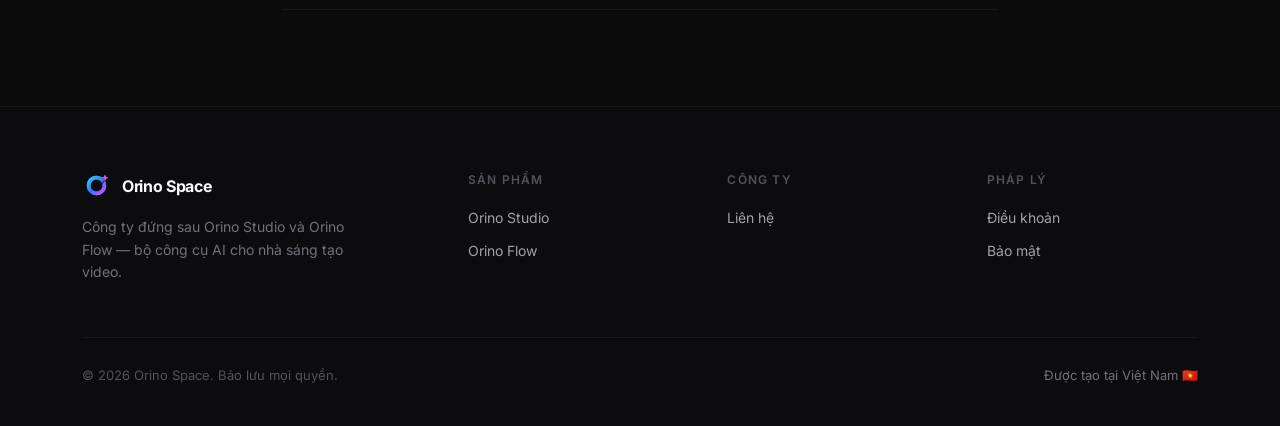
<file: dieu-khoan/index.html>
<!DOCTYPE html><html lang="vi" class="no-js"> <head><meta charset="UTF-8"><meta name="viewport" content="width=device-width, initial-scale=1"><meta name="description" content="Điều khoản sử dụng chung của Orino Space, công ty đứng sau Orino Studio và Orino Flow: quyền sở hữu trí tuệ, quyền và nghĩa vụ của người dùng."><meta name="theme-color" content="#0a0a0b"><title>Điều khoản sử dụng — Orino Space</title><!-- hreflang alternates --><link rel="alternate" hreflang="vi" href="https://orino.space/dieu-khoan"><link rel="alternate" hreflang="en" href="https://orino.space/en/terms"><link rel="alternate" hreflang="x-default" href="https://orino.space/dieu-khoan"><!-- Orino gradient logomark — shared umbrella-brand mark, used by both Orino Studio and Orino Space --><link rel="icon" type="image/svg+xml" href="/favicon.svg"><!-- Inter — Vietnamese subset --><link rel="preconnect" href="https://fonts.googleapis.com"><link rel="preconnect" href="https://fonts.gstatic.com" crossorigin><link href="https://fonts.googleapis.com/css2?family=Inter:wght@400;500;600;700;800;900&display=swap&subset=latin,latin-ext,vietnamese" rel="stylesheet"><link rel="stylesheet" href="/_astro/bao-mat.DXPyaO3o.css">
<style>.policy-section[data-astro-cid-pan6r7qr]{margin-bottom:44px;padding-bottom:44px;border-bottom:1px solid #18181b}.policy-h2[data-astro-cid-pan6r7qr]{margin:0 0 14px;font-size:18px;font-weight:700;color:#fafafa;letter-spacing:-.01em}.policy-p[data-astro-cid-pan6r7qr]{margin:0 0 12px;font-size:14px;color:#a1a1aa;line-height:1.75}.policy-ul[data-astro-cid-pan6r7qr]{margin:0 0 12px;padding-left:20px;display:flex;flex-direction:column;gap:8px}.policy-ul[data-astro-cid-pan6r7qr] li[data-astro-cid-pan6r7qr]{font-size:14px;color:#a1a1aa;line-height:1.65}.policy-ul[data-astro-cid-pan6r7qr] li[data-astro-cid-pan6r7qr] strong[data-astro-cid-pan6r7qr]{color:#e4e4e7}
</style><script type="module" src="/_astro/hoisted.CqAH9od-.js"></script></head> <body> <!-- Mark JS available (remove no-js class) --> <script>document.documentElement.classList.remove('no-js');</script>  <nav id="main-nav" data-astro-cid-dmqpwcec> <div style="max-width:1180px;margin:0 auto;padding:0 32px;height:68px;display:flex;align-items:center;justify-content:space-between;" data-astro-cid-dmqpwcec> <!-- Logo — shared Orino umbrella-brand gradient mark --> <a href="/#top" style="display:flex;align-items:center;gap:11px;" data-astro-cid-dmqpwcec> <svg width="31" height="31" viewBox="0 0 1024 1024" fill="none" xmlns="http://www.w3.org/2000/svg" style="flex-shrink:0;" data-astro-cid-dmqpwcec> <defs data-astro-cid-dmqpwcec> <linearGradient id="nav-g" x1="184" y1="265" x2="777" y2="811" gradientUnits="userSpaceOnUse" data-astro-cid-dmqpwcec> <stop offset="0" stop-color="#22D3FF" data-astro-cid-dmqpwcec></stop> <stop offset="0.52" stop-color="#3D70FF" data-astro-cid-dmqpwcec></stop> <stop offset="1" stop-color="#D453FF" data-astro-cid-dmqpwcec></stop> </linearGradient> <filter id="nav-glow" x="100" y="100" width="824" height="824" filterUnits="userSpaceOnUse" data-astro-cid-dmqpwcec> <feGaussianBlur stdDeviation="25" result="blur" data-astro-cid-dmqpwcec></feGaussianBlur> <feMerge data-astro-cid-dmqpwcec><feMergeNode in="blur" data-astro-cid-dmqpwcec></feMergeNode><feMergeNode in="SourceGraphic" data-astro-cid-dmqpwcec></feMergeNode></feMerge> </filter> </defs> <g filter="url(#nav-glow)" data-astro-cid-dmqpwcec> <path d="M512 170c188.9 0 342 153.1 342 342S700.9 854 512 854 170 700.9 170 512 323.1 170 512 170Zm0 128c-118.2 0-214 95.8-214 214s95.8 214 214 214 214-95.8 214-214-95.8-214-214-214Z" fill="url(#nav-g)" data-astro-cid-dmqpwcec></path> <path d="M650 586 858 242 688 430 555 626l95-40Z" fill="#080D19" data-astro-cid-dmqpwcec></path> <path d="M660 524 842 257 716 427l-56 97Z" fill="#34B8FF" data-astro-cid-dmqpwcec></path> <path d="M812 130 846 204 920 238 846 272 812 346 778 272 704 238 778 204 812 130Z" fill="#D453FF" data-astro-cid-dmqpwcec></path> </g> </svg> <span style="font-weight:700;font-size:16.5px;letter-spacing:-0.02em;" data-astro-cid-dmqpwcec>Orino Space</span> </a> <!-- Nav links (hidden on mobile) --> <div style="display:flex;align-items:center;gap:34px;" data-nav-links data-astro-cid-dmqpwcec> <a href="/#products" style="font-size:14px;color:#a1a1aa;font-weight:500;" data-astro-cid-dmqpwcec>Sản phẩm</a> <a href="https://studio.orino.space" style="font-size:14px;color:#a1a1aa;font-weight:500;" data-astro-cid-dmqpwcec>Orino Studio</a> <a href="https://flow.orino.space" style="font-size:14px;color:#a1a1aa;font-weight:500;" data-astro-cid-dmqpwcec>Orino Flow</a> <a href="/bao-mat" style="font-size:14px;color:#a1a1aa;font-weight:500;" data-astro-cid-dmqpwcec>Bảo mật</a> <a href="/lien-he" style="font-size:14px;color:#a1a1aa;font-weight:500;" data-astro-cid-dmqpwcec>Liên hệ</a> <!-- Language dropdown --> <div id="lang-dd" style="position:relative;" data-astro-cid-dmqpwcec> <button id="lang-btn" aria-haspopup="listbox" aria-expanded="false" style="display:inline-flex;align-items:center;gap:7px;height:32px;padding:0 10px;border-radius:7px;border:1px solid #27272a;background:transparent;color:#d4d4d8;font-size:13.5px;font-weight:500;cursor:pointer;transition:border-color .15s,background .15s;" data-astro-cid-dmqpwcec> <span class="fi fi-vn" style="width:18px;height:13px;border-radius:2px;background-size:cover;flex-shrink:0;" data-astro-cid-dmqpwcec></span> <span data-astro-cid-dmqpwcec>Tiếng Việt</span> <svg id="lang-chevron" width="12" height="12" viewBox="0 0 24 24" fill="none" stroke="currentColor" stroke-width="2.5" stroke-linecap="round" stroke-linejoin="round" style="transition:transform .15s;" data-astro-cid-dmqpwcec><polyline points="6 9 12 15 18 9" data-astro-cid-dmqpwcec></polyline></svg> </button> <div id="lang-menu" role="listbox" style="display:none;position:absolute;right:0;top:calc(100% + 6px);min-width:148px;border-radius:9px;border:1px solid #27272a;background:#111113;box-shadow:0 12px 36px rgba(0,0,0,0.55);overflow:hidden;z-index:100;" data-astro-cid-dmqpwcec> <a href="/" role="option" aria-selected="true" style="display:flex;align-items:center;gap:9px;padding:9px 13px;font-size:13.5px;color:#d4d4d8;font-weight:500;text-decoration:none;transition:background .12s;" data-lang-option data-astro-cid-dmqpwcec> <span class="fi fi-vn" style="width:18px;height:13px;border-radius:2px;background-size:cover;flex-shrink:0;" data-astro-cid-dmqpwcec></span> <span style="flex:1;" data-astro-cid-dmqpwcec>Tiếng Việt</span> <svg width="13" height="13" viewBox="0 0 24 24" fill="none" stroke="#818cf8" stroke-width="2.5" stroke-linecap="round" stroke-linejoin="round" data-astro-cid-dmqpwcec><polyline points="20 6 9 17 4 12" data-astro-cid-dmqpwcec></polyline></svg> </a><a href="/en/terms" role="option" style="display:flex;align-items:center;gap:9px;padding:9px 13px;font-size:13.5px;color:#d4d4d8;font-weight:500;text-decoration:none;transition:background .12s;" data-lang-option data-astro-cid-dmqpwcec> <span class="fi fi-gb" style="width:18px;height:13px;border-radius:2px;background-size:cover;flex-shrink:0;" data-astro-cid-dmqpwcec></span> <span style="flex:1;" data-astro-cid-dmqpwcec>English</span>  </a> </div> </div> </div> <!-- CTA --> <a href="/#products" style="display:inline-flex;align-items:center;gap:7px;height:38px;padding:0 18px;border-radius:8px;background:linear-gradient(135deg,#6366f1,#8b5cf6);color:#fff;font-size:13.5px;font-weight:600;letter-spacing:-0.01em;box-shadow:0 0 16px rgba(99,102,241,0.4);" data-astro-cid-dmqpwcec> Sản phẩm <svg width="14" height="14" viewBox="0 0 24 24" fill="none" stroke="currentColor" stroke-width="2.2" stroke-linecap="round" stroke-linejoin="round" data-astro-cid-dmqpwcec><line x1="5" y1="12" x2="19" y2="12" data-astro-cid-dmqpwcec></line><polyline points="12 5 19 12 12 19" data-astro-cid-dmqpwcec></polyline></svg> </a> </div> </nav>    <div style="border-bottom:1px solid #18181b;background:linear-gradient(180deg,#0d0d10 0%,#0a0a0b 100%);" data-astro-cid-pan6r7qr> <div style="max-width:780px;margin:0 auto;padding:72px 32px 56px;" data-astro-cid-pan6r7qr> <div style="display:inline-flex;align-items:center;gap:8px;padding:5px 13px;border-radius:20px;background:rgba(99,102,241,0.1);border:1px solid rgba(99,102,241,0.25);font-size:12.5px;color:#818cf8;font-weight:500;margin-bottom:20px;" data-astro-cid-pan6r7qr> <svg width="13" height="13" viewBox="0 0 24 24" fill="none" stroke="currentColor" stroke-width="2" stroke-linecap="round" stroke-linejoin="round" data-astro-cid-pan6r7qr><path d="M14 2H6a2 2 0 0 0-2 2v16a2 2 0 0 0 2 2h12a2 2 0 0 0 2-2V8z" data-astro-cid-pan6r7qr></path><polyline points="14 2 14 8 20 8" data-astro-cid-pan6r7qr></polyline><line x1="16" y1="13" x2="8" y2="13" data-astro-cid-pan6r7qr></line><line x1="16" y1="17" x2="8" y2="17" data-astro-cid-pan6r7qr></line><polyline points="10 9 9 9 8 9" data-astro-cid-pan6r7qr></polyline></svg>
Pháp lý
</div> <h1 style="margin:0 0 14px;font-size:clamp(28px,4vw,42px);font-weight:800;letter-spacing:-0.03em;line-height:1.15;" data-astro-cid-pan6r7qr>
Điều khoản sử dụng
</h1> <p style="margin:0 0 16px;font-size:16px;color:#71717a;line-height:1.65;" data-astro-cid-pan6r7qr>
Điều khoản này áp dụng cho Orino Space nói chung — công ty đứng sau Orino Studio và Orino Flow. Bằng cách sử dụng bất kỳ sản phẩm nào của chúng tôi, bạn đồng ý với các điều khoản dưới đây.
</p> <div style="font-size:13px;color:#52525b;" data-astro-cid-pan6r7qr>Cập nhật lần cuối: 30 tháng 7, 2026</div> </div> </div>  <div style="max-width:780px;margin:0 auto;padding:64px 32px 96px;" data-astro-cid-pan6r7qr> <div class="policy-section" data-astro-cid-pan6r7qr> <h2 class="policy-h2" data-astro-cid-pan6r7qr>1. Chấp nhận điều khoản</h2> <p class="policy-p" data-astro-cid-pan6r7qr>Khi truy cập trang web orino.space hoặc tải xuống, cài đặt, sử dụng Orino Studio hoặc Orino Flow ("Sản phẩm"), bạn xác nhận đã đọc, hiểu và đồng ý bị ràng buộc bởi các Điều khoản sử dụng chung này. Nếu bạn không đồng ý, vui lòng không sử dụng sản phẩm.</p> <p class="policy-p" data-astro-cid-pan6r7qr>Người dùng phải đủ 13 tuổi trở lên. Người dùng dưới 18 tuổi cần có sự đồng ý của phụ huynh hoặc người giám hộ.</p> </div> <div class="policy-section" data-astro-cid-pan6r7qr> <h2 class="policy-h2" data-astro-cid-pan6r7qr>2. Điều khoản chung và điều khoản riêng từng sản phẩm</h2> <p class="policy-p" data-astro-cid-pan6r7qr>Điều khoản này quy định các nguyên tắc chung cho toàn bộ Orino Space. Các nội dung mang tính đặc thù cho từng sản phẩm — như chi tiết gói đăng ký, giá, chính sách hoàn tiền, giới hạn thiết bị — được quy định tại điều khoản sử dụng riêng của từng sản phẩm:</p> <ul class="policy-ul" data-astro-cid-pan6r7qr> <li data-astro-cid-pan6r7qr><strong data-astro-cid-pan6r7qr>Orino Studio:</strong> xem <a href="https://studio.orino.space/dieu-khoan" style="color:#818cf8;" data-astro-cid-pan6r7qr>studio.orino.space/dieu-khoan</a>.</li> <li data-astro-cid-pan6r7qr><strong data-astro-cid-pan6r7qr>Orino Flow:</strong> xem điều khoản đăng ký tại <a href="https://flow.orino.space" style="color:#818cf8;" data-astro-cid-pan6r7qr>flow.orino.space</a>.</li> </ul> <p class="policy-p" data-astro-cid-pan6r7qr>Khi có mâu thuẫn giữa điều khoản chung này và điều khoản riêng của một sản phẩm, điều khoản riêng của sản phẩm đó sẽ được áp dụng cho hoạt động liên quan đến sản phẩm ấy.</p> </div> <div class="policy-section" data-astro-cid-pan6r7qr> <h2 class="policy-h2" data-astro-cid-pan6r7qr>3. Tài khoản người dùng</h2> <p class="policy-p" data-astro-cid-pan6r7qr>Để sử dụng đầy đủ tính năng của các sản phẩm, bạn cần tạo tài khoản:</p> <ul class="policy-ul" data-astro-cid-pan6r7qr> <li data-astro-cid-pan6r7qr>Bạn chịu trách nhiệm bảo mật thông tin đăng nhập và mọi hoạt động dưới tài khoản của mình.</li> <li data-astro-cid-pan6r7qr>Không được chia sẻ tài khoản với người khác hoặc bán lại quyền truy cập.</li> <li data-astro-cid-pan6r7qr>Chúng tôi có quyền tạm khóa hoặc chấm dứt tài khoản nếu phát hiện vi phạm điều khoản, hành vi gian lận hoặc lạm dụng, hoặc theo yêu cầu của pháp luật.</li> </ul> </div> <div class="policy-section" data-astro-cid-pan6r7qr> <h2 class="policy-h2" data-astro-cid-pan6r7qr>4. Quyền sử dụng phần mềm</h2> <p class="policy-p" data-astro-cid-pan6r7qr>Chúng tôi cấp cho bạn giấy phép cá nhân, không độc quyền, không thể chuyển nhượng để cài đặt và sử dụng sản phẩm theo đúng điều khoản riêng của từng sản phẩm và mục đích cá nhân hoặc thương mại hợp pháp.</p> <p class="policy-p" data-astro-cid-pan6r7qr>Bạn <strong data-astro-cid-pan6r7qr>không được phép:</strong></p> <ul class="policy-ul" data-astro-cid-pan6r7qr> <li data-astro-cid-pan6r7qr>Sao chép, phân phối, bán lại hay cấp phép lại phần mềm.</li> <li data-astro-cid-pan6r7qr>Dịch ngược, decompile hoặc tháo gỡ (reverse engineer) ứng dụng.</li> <li data-astro-cid-pan6r7qr>Xóa hay che khuất các thông báo bản quyền trong sản phẩm.</li> </ul> </div> <div class="policy-section" data-astro-cid-pan6r7qr> <h2 class="policy-h2" data-astro-cid-pan6r7qr>5. Quyền sở hữu trí tuệ</h2> <p class="policy-p" data-astro-cid-pan6r7qr>Toàn bộ thành phần của các sản phẩm Orino Space — bao gồm mã nguồn, thiết kế giao diện, các mô hình AI đi kèm và tài liệu — là tài sản của <strong data-astro-cid-pan6r7qr>Orino Space</strong> và được bảo hộ theo luật bản quyền.</p> <p class="policy-p" data-astro-cid-pan6r7qr>Việc mua một gói đăng ký chỉ cấp cho bạn quyền sử dụng không độc quyền, không thể chuyển nhượng đối với sản phẩm tương ứng, không chuyển giao quyền sở hữu trí tuệ.</p> </div> <div class="policy-section" data-astro-cid-pan6r7qr> <h2 class="policy-h2" data-astro-cid-pan6r7qr>6. Nội dung người dùng và trách nhiệm</h2> <p class="policy-p" data-astro-cid-pan6r7qr>Bạn chịu <strong data-astro-cid-pan6r7qr>toàn bộ trách nhiệm pháp lý</strong> đối với nội dung bạn xử lý hoặc tạo ra bằng bất kỳ sản phẩm nào của Orino Space, cũng như việc sử dụng, đăng tải và phân phối các nội dung đó. Khi sử dụng sản phẩm, bạn cam kết:</p> <ul class="policy-ul" data-astro-cid-pan6r7qr> <li data-astro-cid-pan6r7qr>Có quyền hợp pháp đối với nội dung nguồn (video, âm thanh, văn bản, hình ảnh, ý tưởng) mà bạn đưa vào xử lý; việc sử dụng không vi phạm bản quyền hay quyền sở hữu trí tuệ của bên thứ ba.</li> <li data-astro-cid-pan6r7qr>Chỉ clone hoặc mô phỏng giọng nói, hình ảnh của người khác khi có sự đồng ý rõ ràng của người đó.</li> <li data-astro-cid-pan6r7qr>Không dùng sản phẩm để giả mạo danh tính, lừa đảo, tạo hoặc phát tán thông tin sai lệch, nội dung xúc phạm, vi phạm pháp luật.</li> <li data-astro-cid-pan6r7qr>Tuân thủ pháp luật hiện hành tại nơi bạn sinh sống và điều khoản của các nền tảng liên quan.</li> </ul> <p class="policy-p" data-astro-cid-pan6r7qr><strong data-astro-cid-pan6r7qr>Miễn trừ trách nhiệm:</strong> Các sản phẩm của Orino Space là công cụ xử lý trung lập — bạn là người quyết định và tạo ra nội dung. Orino Space <strong data-astro-cid-pan6r7qr>không chịu trách nhiệm</strong> đối với nội dung do người dùng sản xuất bằng sản phẩm, cũng như mọi hậu quả pháp lý, thiệt hại hay tranh chấp phát sinh từ việc sử dụng, đăng tải hoặc phân phối các nội dung đó.</p> </div> <div class="policy-section" data-astro-cid-pan6r7qr> <h2 class="policy-h2" data-astro-cid-pan6r7qr>7. Giới hạn trách nhiệm</h2> <p class="policy-p" data-astro-cid-pan6r7qr>Các sản phẩm được cung cấp "nguyên trạng" (as-is). Trong phạm vi pháp luật cho phép:</p> <ul class="policy-ul" data-astro-cid-pan6r7qr> <li data-astro-cid-pan6r7qr>Chúng tôi không đảm bảo sản phẩm hoạt động liên tục, không có lỗi hoặc phù hợp với mọi mục đích sử dụng cụ thể.</li> <li data-astro-cid-pan6r7qr>Chúng tôi không chịu trách nhiệm về thiệt hại gián tiếp, mất dữ liệu hoặc mất lợi nhuận phát sinh từ việc sử dụng sản phẩm.</li> <li data-astro-cid-pan6r7qr>Trách nhiệm tối đa của chúng tôi không vượt quá số tiền bạn đã thanh toán trong 12 tháng gần nhất cho sản phẩm liên quan.</li> </ul> </div> <div class="policy-section" data-astro-cid-pan6r7qr> <h2 class="policy-h2" data-astro-cid-pan6r7qr>8. Thay đổi điều khoản</h2> <p class="policy-p" data-astro-cid-pan6r7qr>Chúng tôi có thể cập nhật Điều khoản này theo thời gian. Với những thay đổi quan trọng, chúng tôi sẽ thông báo qua email hoặc thông báo trong ứng dụng ít nhất 14 ngày trước. Việc tiếp tục sử dụng sau thời gian thông báo được xem là chấp nhận điều khoản mới.</p> </div> <div class="policy-section" style="margin-bottom:0;" data-astro-cid-pan6r7qr> <h2 class="policy-h2" data-astro-cid-pan6r7qr>9. Liên hệ</h2> <p class="policy-p" data-astro-cid-pan6r7qr>Nếu có câu hỏi về Điều khoản sử dụng, vui lòng liên hệ:</p> <div style="display:flex;gap:12px;flex-wrap:wrap;margin-top:16px;" data-astro-cid-pan6r7qr> <a href="/lien-he" style="display:inline-flex;align-items:center;gap:7px;height:38px;padding:0 16px;border-radius:8px;background:rgba(99,102,241,0.1);border:1px solid rgba(99,102,241,0.25);color:#818cf8;font-size:13px;font-weight:600;text-decoration:none;" data-astro-cid-pan6r7qr> <svg width="13" height="13" viewBox="0 0 24 24" fill="none" stroke="currentColor" stroke-width="2" stroke-linecap="round" stroke-linejoin="round" data-astro-cid-pan6r7qr><path d="M21 15a2 2 0 0 1-2 2H7l-4 4V5a2 2 0 0 1 2-2h14a2 2 0 0 1 2 2z" data-astro-cid-pan6r7qr></path></svg>
Trang Liên hệ
</a> <a href="mailto:support@orino.space" style="display:inline-flex;align-items:center;gap:7px;height:38px;padding:0 16px;border-radius:8px;background:rgba(255,255,255,0.04);border:1px solid #27272a;color:#a1a1aa;font-size:13px;font-weight:600;text-decoration:none;" data-astro-cid-pan6r7qr>
support@orino.space
</a> </div> </div> </div> <footer style="border-top:1px solid #18181b;background:#0c0c0e;"> <div style="max-width:1180px;margin:0 auto;padding:64px 32px 40px;"> <!-- 4-column grid --> <div style="display:grid;grid-template-columns:1.6fr 1fr 1fr 1fr;gap:48px;" data-footer-grid> <!-- Brand --> <div> <a href="/" style="display:flex;align-items:center;gap:11px;margin-bottom:16px;"> <svg width="29" height="29" viewBox="0 0 1024 1024" fill="none" xmlns="http://www.w3.org/2000/svg" style="flex-shrink:0;"> <defs> <linearGradient id="footer-g" x1="184" y1="265" x2="777" y2="811" gradientUnits="userSpaceOnUse"> <stop offset="0" stop-color="#22D3FF"></stop> <stop offset="0.52" stop-color="#3D70FF"></stop> <stop offset="1" stop-color="#D453FF"></stop> </linearGradient> <filter id="footer-glow" x="100" y="100" width="824" height="824" filterUnits="userSpaceOnUse"> <feGaussianBlur stdDeviation="25" result="blur"></feGaussianBlur> <feMerge><feMergeNode in="blur"></feMergeNode><feMergeNode in="SourceGraphic"></feMergeNode></feMerge> </filter> </defs> <g filter="url(#footer-glow)"> <path d="M512 170c188.9 0 342 153.1 342 342S700.9 854 512 854 170 700.9 170 512 323.1 170 512 170Zm0 128c-118.2 0-214 95.8-214 214s95.8 214 214 214 214-95.8 214-214-95.8-214-214-214Z" fill="url(#footer-g)"></path> <path d="M650 586 858 242 688 430 555 626l95-40Z" fill="#080D19"></path> <path d="M660 524 842 257 716 427l-56 97Z" fill="#34B8FF"></path> <path d="M812 130 846 204 920 238 846 272 812 346 778 272 704 238 778 204 812 130Z" fill="#D453FF"></path> </g> </svg> <span style="font-weight:700;font-size:16px;letter-spacing:-0.02em;">Orino Space</span> </a> <p style="font-size:14px;color:#71717a;line-height:1.6;margin:0;max-width:280px;"> Công ty đứng sau Orino Studio và Orino Flow — bộ công cụ AI cho nhà sáng tạo video. </p> </div> <!-- Products --> <div> <div style="font-size:12px;letter-spacing:0.1em;text-transform:uppercase;color:#52525b;font-weight:600;margin-bottom:18px;">Sản phẩm</div> <div style="display:flex;flex-direction:column;gap:12px;"> <a href="https://studio.orino.space" style="font-size:14px;color:#a1a1aa;">Orino Studio</a> <a href="https://flow.orino.space" style="font-size:14px;color:#a1a1aa;">Orino Flow</a> </div> </div> <!-- Company --> <div> <div style="font-size:12px;letter-spacing:0.1em;text-transform:uppercase;color:#52525b;font-weight:600;margin-bottom:18px;">Công ty</div> <div style="display:flex;flex-direction:column;gap:12px;"> <a href="/lien-he" style="font-size:14px;color:#a1a1aa;">Liên hệ</a> </div> </div> <!-- Legal --> <div> <div style="font-size:12px;letter-spacing:0.1em;text-transform:uppercase;color:#52525b;font-weight:600;margin-bottom:18px;">Pháp lý</div> <div style="display:flex;flex-direction:column;gap:12px;"> <a href="/dieu-khoan" style="font-size:14px;color:#a1a1aa;">Điều khoản</a> <a href="/bao-mat" style="font-size:14px;color:#a1a1aa;">Bảo mật</a> </div> </div> </div> <!-- Copyright bar --> <div style="display:flex;align-items:center;justify-content:space-between;gap:16px;flex-wrap:wrap;margin-top:54px;padding-top:28px;border-top:1px solid #18181b;"> <span style="font-size:13px;color:#52525b;">© 2026 Orino Space. Bảo lưu mọi quyền.</span> <span style="font-size:13px;color:#71717a;">Được tạo tại Việt Nam 🇻🇳</span> </div> </div> </footer> <div id="contact-float" data-astro-cid-g3sohofg> <!-- Scroll to top --> <button id="cf-top" class="cf-btn cf-top" aria-label="Lên đầu trang" data-tip="Lên đầu trang" onclick="window.scrollTo({top:0,behavior:'smooth'})" data-astro-cid-g3sohofg> <svg width="18" height="18" viewBox="0 0 24 24" fill="none" stroke="#a1a1aa" stroke-width="2.2" stroke-linecap="round" stroke-linejoin="round" data-astro-cid-g3sohofg> <path d="M18 15l-6-6-6 6" data-astro-cid-g3sohofg></path> </svg> </button> <!-- Telegram --> <a href="https://t.me/+qcsTrMHkgxFmYTBl" target="_blank" rel="noopener" class="cf-btn cf-telegram" aria-label="Chat Telegram" data-tip="Telegram" data-astro-cid-g3sohofg> <svg width="22" height="22" viewBox="0 0 24 24" fill="none" xmlns="http://www.w3.org/2000/svg" data-astro-cid-g3sohofg> <path d="M22 2L11 13" stroke="#2CA5E0" stroke-width="2" stroke-linecap="round" stroke-linejoin="round" data-astro-cid-g3sohofg></path> <path d="M22 2L15 22L11 13L2 9L22 2Z" stroke="#2CA5E0" stroke-width="2" stroke-linecap="round" stroke-linejoin="round" data-astro-cid-g3sohofg></path> </svg> </a> <!-- Zalo --> <a href="https://zalo.me/g/snnyqf9ibtt0kgjvo4yn" target="_blank" rel="noopener" class="cf-btn cf-zalo" aria-label="Chat Zalo" data-tip="Zalo" data-astro-cid-g3sohofg> <svg width="26" height="16" viewBox="0 0 52 28" fill="none" xmlns="http://www.w3.org/2000/svg" data-astro-cid-g3sohofg> <text x="0" y="22" font-family="Arial, sans-serif" font-weight="800" font-size="26" fill="#0068FF" data-astro-cid-g3sohofg>Z</text> <text x="17" y="22" font-family="Arial, sans-serif" font-weight="800" font-size="26" fill="#0068FF" data-astro-cid-g3sohofg>a</text> <text x="32" y="22" font-family="Arial, sans-serif" font-weight="800" font-size="26" fill="#0068FF" data-astro-cid-g3sohofg>lo</text> </svg> </a> </div>    <div id="locale-suggest" style="display:none;position:fixed;bottom:24px;left:50%;transform:translateX(-50%);z-index:200;align-items:center;gap:12px;padding:11px 16px;border-radius:10px;border:1px solid #27272a;background:#111113;box-shadow:0 8px 32px rgba(0,0,0,0.6);font-size:13.5px;color:#a1a1aa;white-space:nowrap;"> <span>This page is in Vietnamese.</span> <a href="/en/terms" id="locale-switch" style="padding:5px 12px;border-radius:6px;background:linear-gradient(135deg,#6366f1,#8b5cf6);color:#fff;font-size:13px;font-weight:600;text-decoration:none;">View in English</a> <button id="locale-dismiss" aria-label="Dismiss" style="display:flex;align-items:center;justify-content:center;width:22px;height:22px;border-radius:5px;border:1px solid #3f3f46;background:transparent;color:#71717a;cursor:pointer;padding:0;"> <svg width="12" height="12" viewBox="0 0 24 24" fill="none" stroke="currentColor" stroke-width="2.5" stroke-linecap="round"><line x1="18" y1="6" x2="6" y2="18"></line><line x1="6" y1="6" x2="18" y2="18"></line></svg> </button> </div> <script>(function(){const locale = "vi";

  const KEY = 'orino_locale_ack';
  if (!localStorage.getItem(KEY)) {
    const bl = (navigator.language || '').toLowerCase();
    const show = (locale === 'vi' && bl.startsWith('en')) ||
                 (locale === 'en' && bl.startsWith('vi'));
    if (show) document.getElementById('locale-suggest').style.display = 'flex';
  }
  document.getElementById('locale-dismiss').addEventListener('click', () => {
    localStorage.setItem(KEY, '1');
    document.getElementById('locale-suggest').style.display = 'none';
  });
  document.getElementById('locale-switch').addEventListener('click', () => {
    localStorage.setItem(KEY, '1');
  });
})();</script> </body></html>
</file>
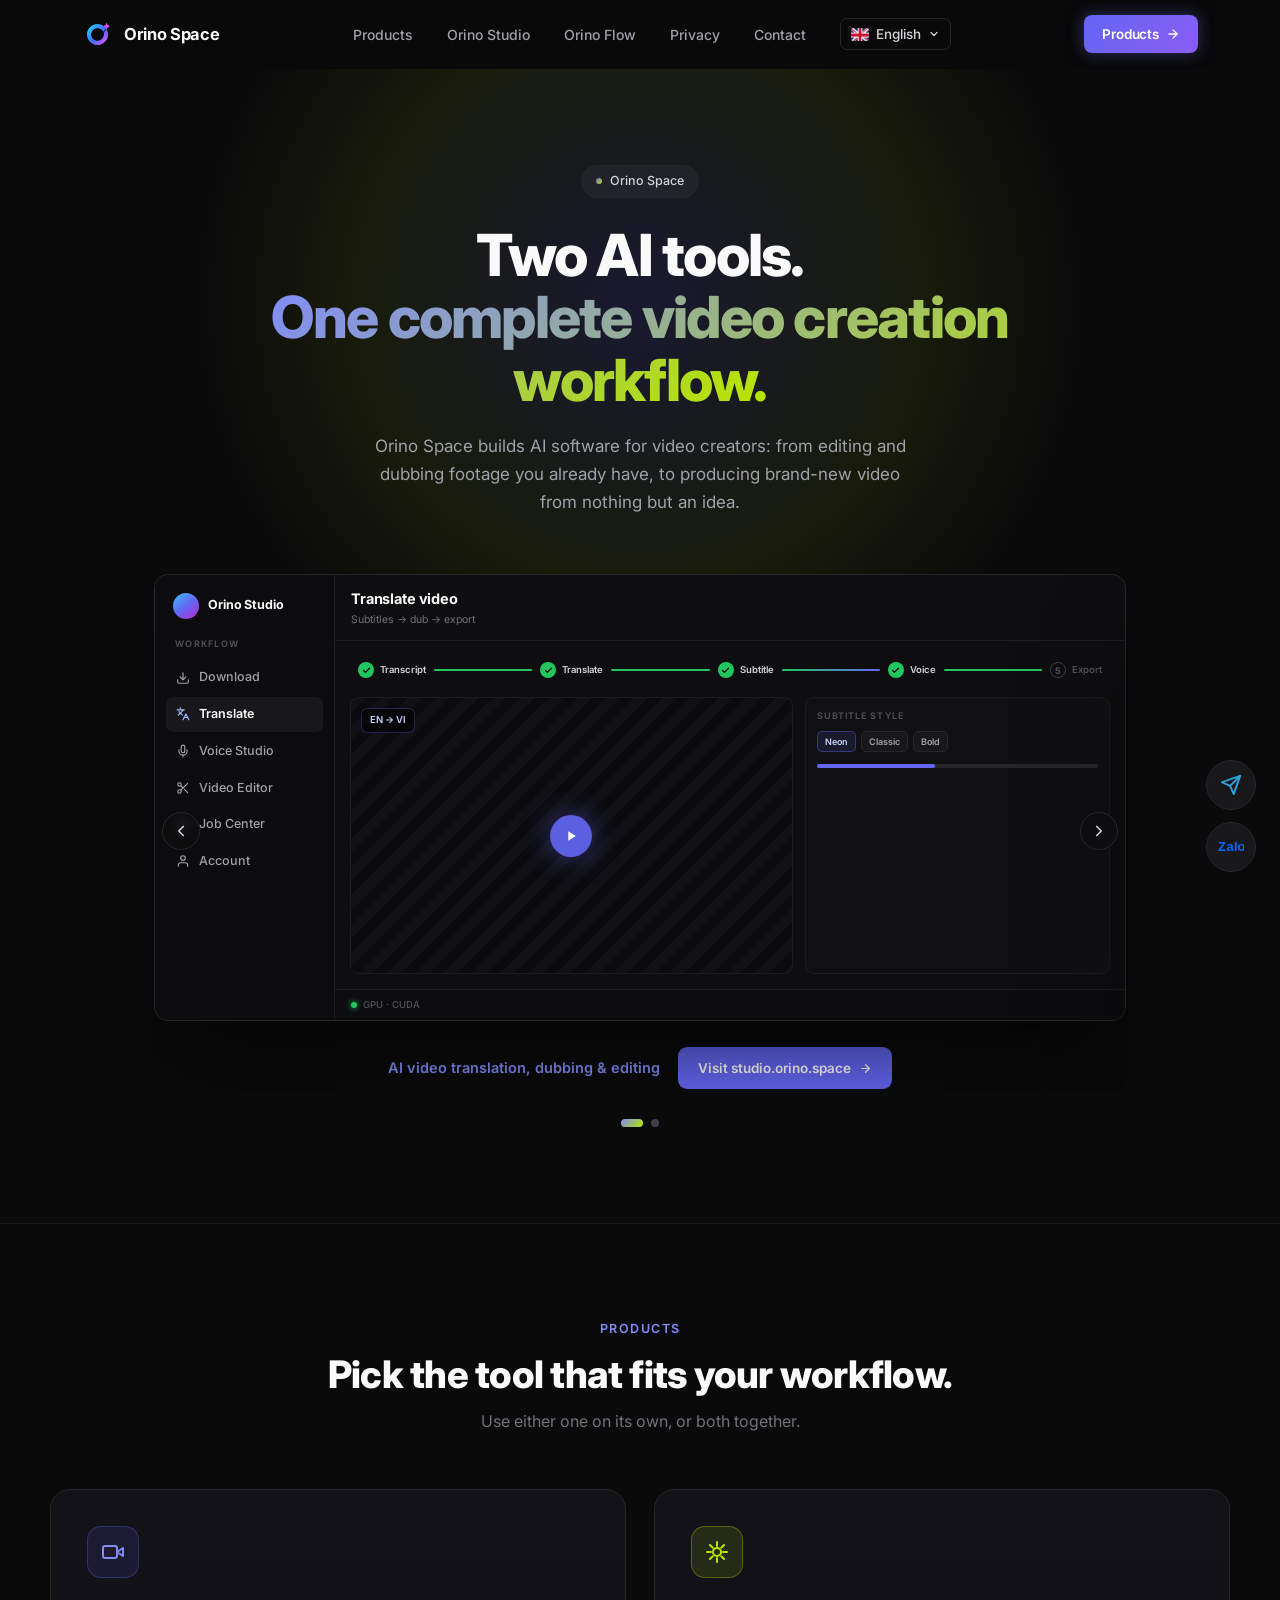
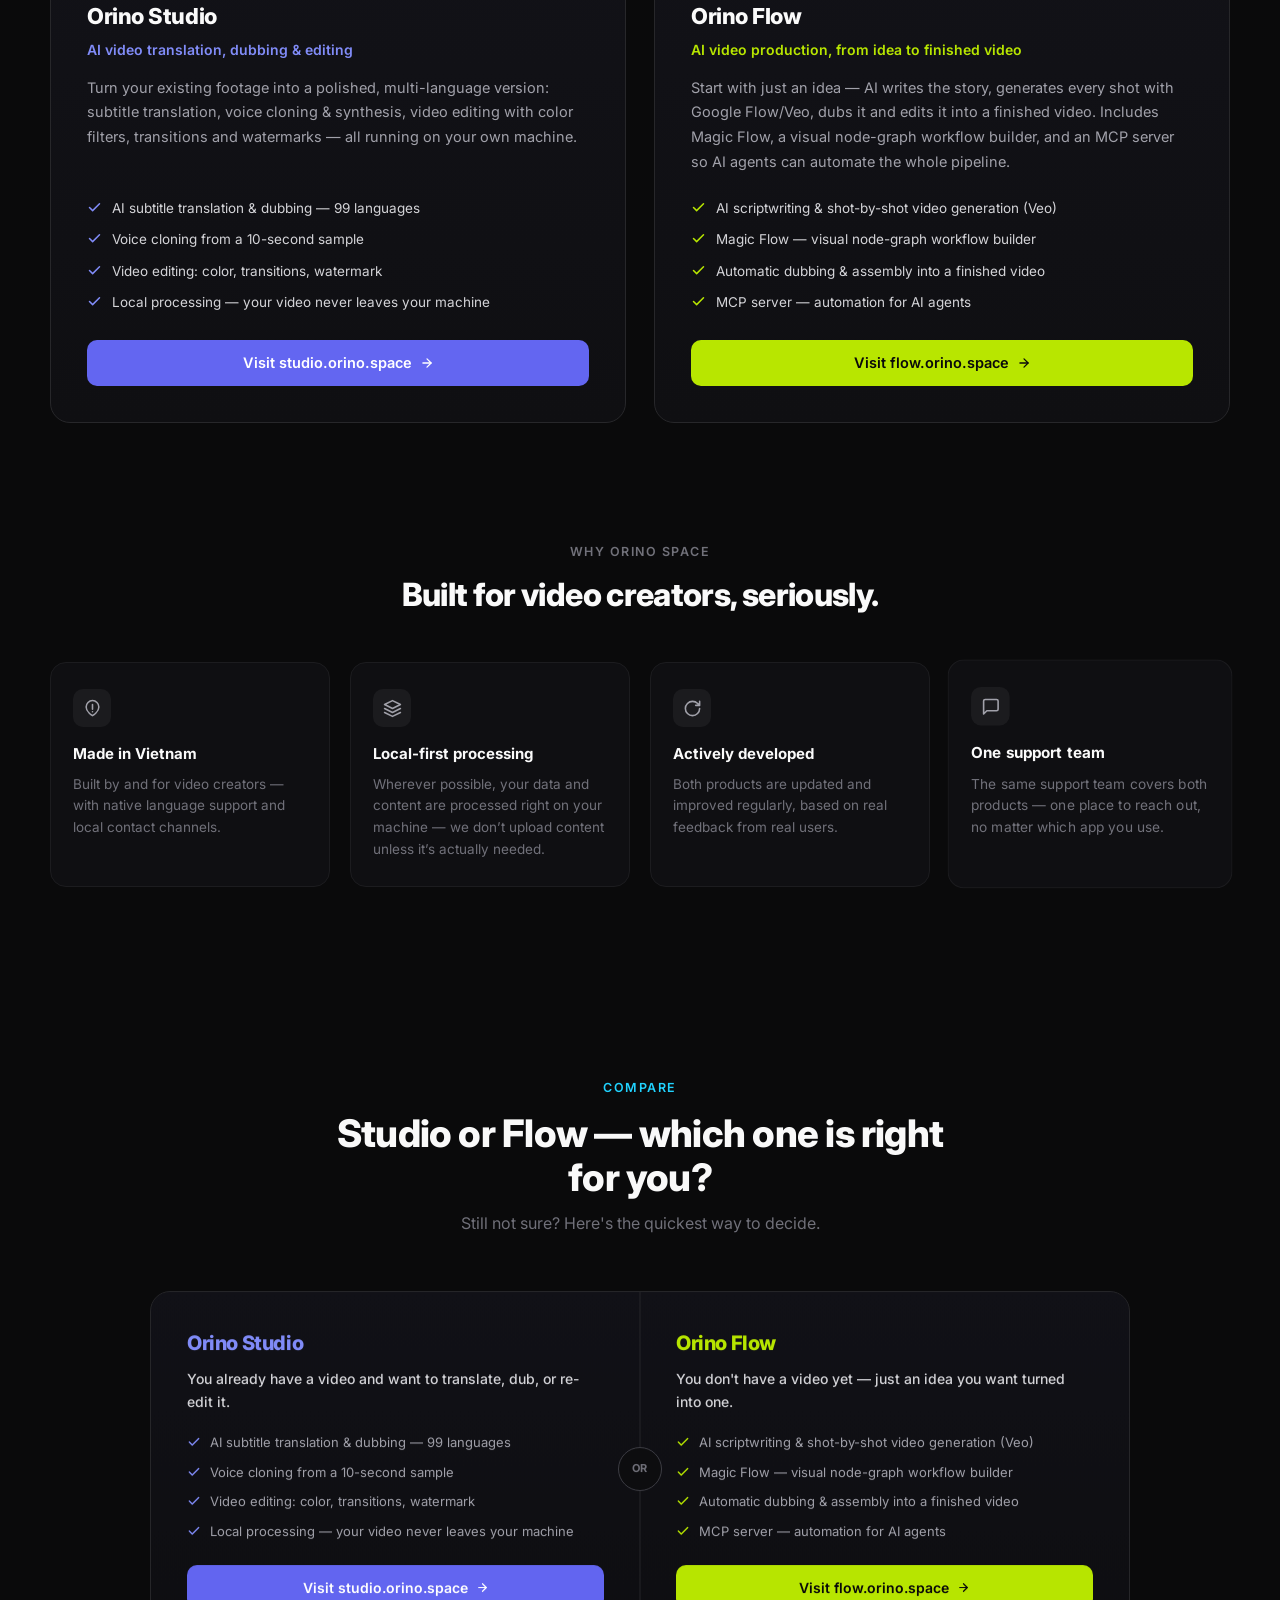
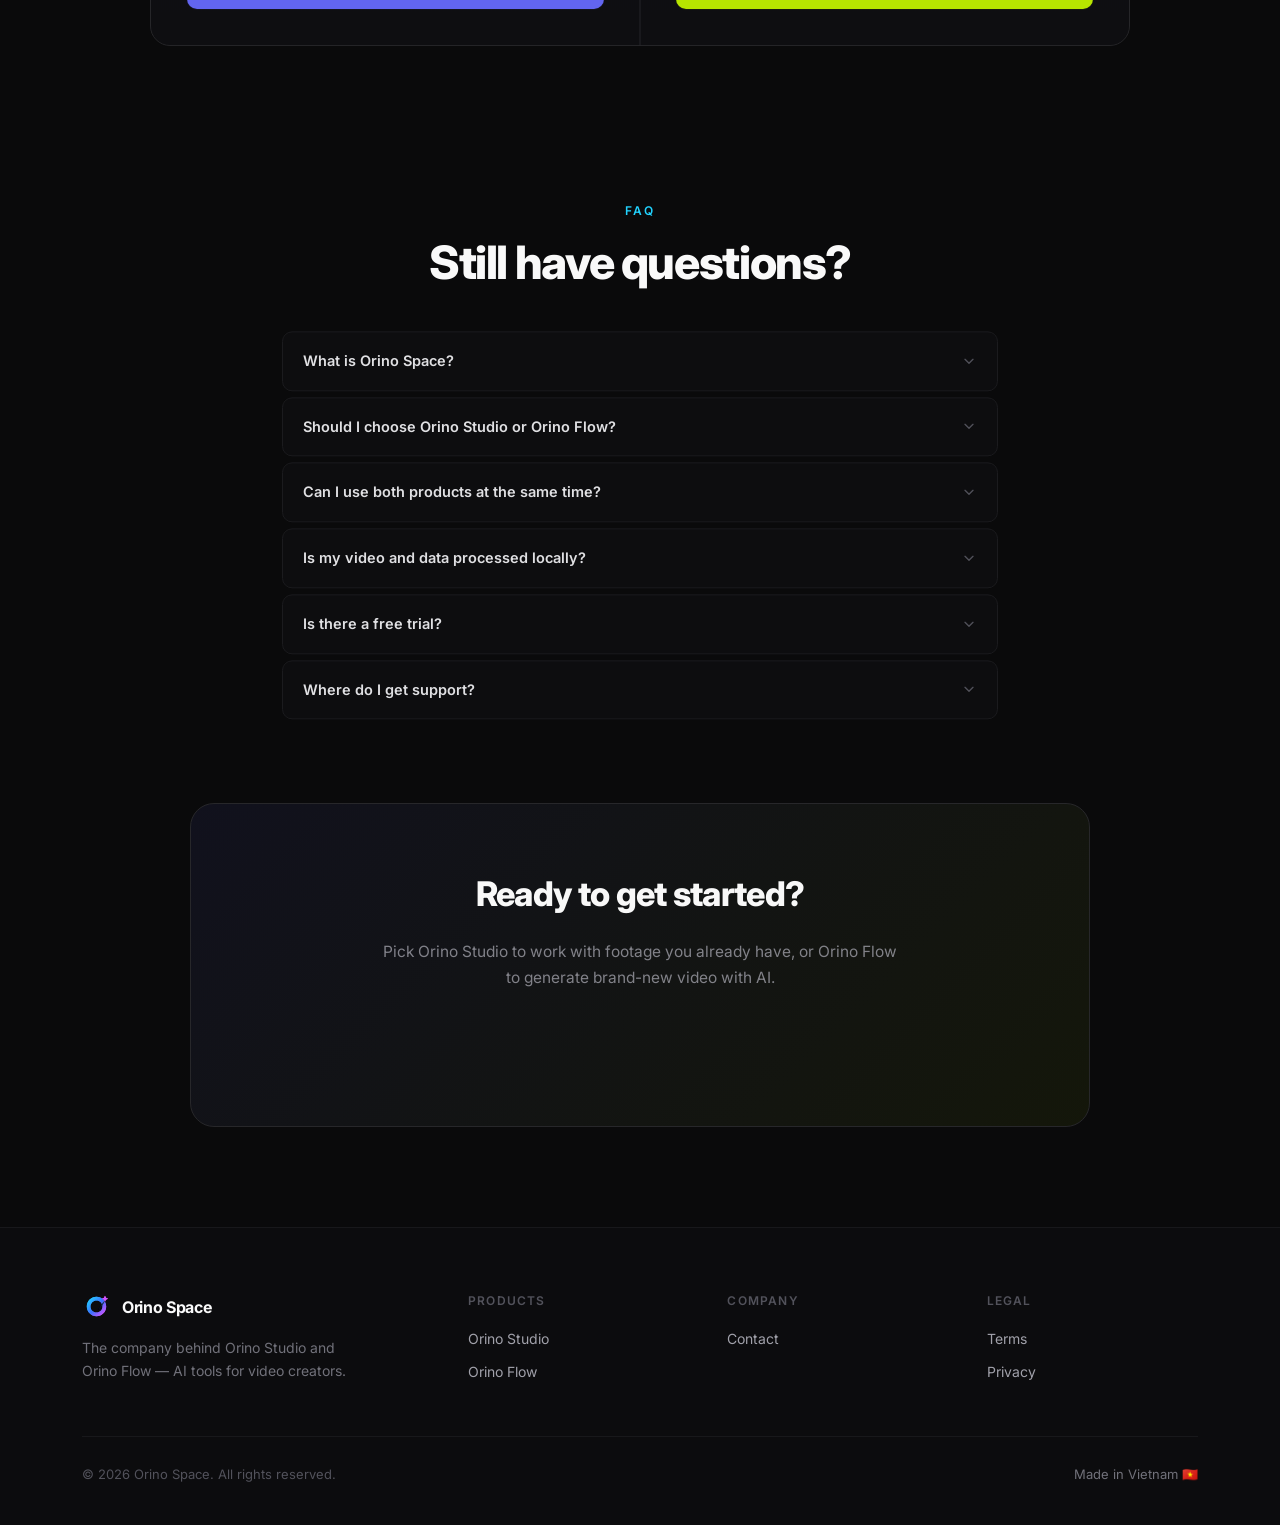
<file: en/index.html>
<!DOCTYPE html><html lang="en" class="no-js"> <head><meta charset="UTF-8"><meta name="viewport" content="width=device-width, initial-scale=1"><meta name="description" content="Orino Space is the company behind Orino Studio (AI video translation &#38; dubbing) and Orino Flow (AI video production, from idea to finished video)."><meta name="theme-color" content="#0a0a0b"><title>Orino Space — AI tools for video creators</title><!-- hreflang alternates --><link rel="alternate" hreflang="vi" href="https://orino.space/"><link rel="alternate" hreflang="en" href="https://orino.space/en"><link rel="alternate" hreflang="x-default" href="https://orino.space/"><!-- Orino gradient logomark — shared umbrella-brand mark, used by both Orino Studio and Orino Space --><link rel="icon" type="image/svg+xml" href="/favicon.svg"><!-- Inter — Vietnamese subset --><link rel="preconnect" href="https://fonts.googleapis.com"><link rel="preconnect" href="https://fonts.gstatic.com" crossorigin><link href="https://fonts.googleapis.com/css2?family=Inter:wght@400;500;600;700;800;900&display=swap&subset=latin,latin-ext,vietnamese" rel="stylesheet"><link rel="stylesheet" href="/_astro/bao-mat.DXPyaO3o.css">
<style>.dot[data-astro-cid-bbe6dxrz]{width:8px;height:8px;border-radius:50%;background:#3f3f46;border:none;padding:0;cursor:pointer;transition:background .25s ease,transform .25s ease,width .25s ease}.dot[data-astro-cid-bbe6dxrz].active{background:linear-gradient(135deg,#818cf8,#b8e600);width:22px;border-radius:5px}.slide-arrow[data-astro-cid-bbe6dxrz]{position:absolute;top:50%;transform:translateY(-50%);z-index:2;width:38px;height:38px;border-radius:50%;display:flex;align-items:center;justify-content:center;background:#0e0e10b8;border:1px solid #27272a;color:#d4d4d8;cursor:pointer;backdrop-filter:blur(4px);transition:background .2s ease,border-color .2s ease,color .2s ease}.slide-arrow[data-astro-cid-bbe6dxrz]:hover{background:#18181beb;border-color:#3f3f46;color:#fafafa}.slide-arrow-prev[data-astro-cid-bbe6dxrz]{left:10px}.slide-arrow-next[data-astro-cid-bbe6dxrz]{right:10px}@media (max-width: 560px){.slide-arrow[data-astro-cid-bbe6dxrz]{width:32px;height:32px}}@keyframes heroSlideFloat{0%,to{transform:translateY(0)}50%{transform:translateY(-10px)}}.animate-float[data-astro-cid-bbe6dxrz]{animation:heroSlideFloat 7s ease-in-out infinite}@media (prefers-reduced-motion: reduce){.animate-float[data-astro-cid-bbe6dxrz]{animation:none}}@media (max-width: 720px){[data-astro-cid-bbe6dxrz][data-hero-grid]{flex-direction:column;min-height:0!important}[data-astro-cid-bbe6dxrz][data-hero-side]{display:none!important}[data-astro-cid-bbe6dxrz][data-hero-preview]{grid-template-columns:1fr!important}.pipeline-row[data-astro-cid-bbe6dxrz] span[data-astro-cid-bbe6dxrz]{display:none!important}}@media (max-width: 720px){.compare-card[data-astro-cid-72mszepa]{grid-template-columns:1fr!important}.compare-divider[data-astro-cid-72mszepa],.compare-vs[data-astro-cid-72mszepa]{display:none}}.faq-item[data-astro-cid-d56xuqie]{border-radius:10px;border:1px solid #1c1c1f;background:#0e0e10;overflow:hidden;transition:border-color .2s ease}.faq-item[data-astro-cid-d56xuqie][open]{border-color:#22d3ff52}.faq-item[data-astro-cid-d56xuqie]+.faq-item[data-astro-cid-d56xuqie]{margin-top:4px}.faq-q[data-astro-cid-d56xuqie]{display:flex;align-items:center;justify-content:space-between;gap:16px;padding:18px 20px;font-size:14.5px;font-weight:600;color:#e4e4e7;cursor:pointer;list-style:none;-webkit-user-select:none;-moz-user-select:none;user-select:none;transition:color .2s ease}.faq-q[data-astro-cid-d56xuqie]::-webkit-details-marker{display:none}.faq-q[data-astro-cid-d56xuqie]:hover{color:#fafafa}.faq-chevron[data-astro-cid-d56xuqie]{flex-shrink:0;color:#52525b;transition:transform .25s ease,color .2s ease}.faq-item[data-astro-cid-d56xuqie][open] .faq-chevron[data-astro-cid-d56xuqie]{transform:rotate(180deg);color:#22d3ff}.faq-a[data-astro-cid-d56xuqie]{padding:14px 20px 18px;font-size:14px;color:#71717a;line-height:1.75;border-top:1px solid #1c1c1f}
</style><script type="module" src="/_astro/hoisted.DLCro9z3.js"></script></head> <body> <!-- Mark JS available (remove no-js class) --> <script>document.documentElement.classList.remove('no-js');</script>  <nav id="main-nav" data-astro-cid-dmqpwcec> <div style="max-width:1180px;margin:0 auto;padding:0 32px;height:68px;display:flex;align-items:center;justify-content:space-between;" data-astro-cid-dmqpwcec> <!-- Logo — shared Orino umbrella-brand gradient mark --> <a href="#top" style="display:flex;align-items:center;gap:11px;" data-astro-cid-dmqpwcec> <svg width="31" height="31" viewBox="0 0 1024 1024" fill="none" xmlns="http://www.w3.org/2000/svg" style="flex-shrink:0;" data-astro-cid-dmqpwcec> <defs data-astro-cid-dmqpwcec> <linearGradient id="nav-g" x1="184" y1="265" x2="777" y2="811" gradientUnits="userSpaceOnUse" data-astro-cid-dmqpwcec> <stop offset="0" stop-color="#22D3FF" data-astro-cid-dmqpwcec></stop> <stop offset="0.52" stop-color="#3D70FF" data-astro-cid-dmqpwcec></stop> <stop offset="1" stop-color="#D453FF" data-astro-cid-dmqpwcec></stop> </linearGradient> <filter id="nav-glow" x="100" y="100" width="824" height="824" filterUnits="userSpaceOnUse" data-astro-cid-dmqpwcec> <feGaussianBlur stdDeviation="25" result="blur" data-astro-cid-dmqpwcec></feGaussianBlur> <feMerge data-astro-cid-dmqpwcec><feMergeNode in="blur" data-astro-cid-dmqpwcec></feMergeNode><feMergeNode in="SourceGraphic" data-astro-cid-dmqpwcec></feMergeNode></feMerge> </filter> </defs> <g filter="url(#nav-glow)" data-astro-cid-dmqpwcec> <path d="M512 170c188.9 0 342 153.1 342 342S700.9 854 512 854 170 700.9 170 512 323.1 170 512 170Zm0 128c-118.2 0-214 95.8-214 214s95.8 214 214 214 214-95.8 214-214-95.8-214-214-214Z" fill="url(#nav-g)" data-astro-cid-dmqpwcec></path> <path d="M650 586 858 242 688 430 555 626l95-40Z" fill="#080D19" data-astro-cid-dmqpwcec></path> <path d="M660 524 842 257 716 427l-56 97Z" fill="#34B8FF" data-astro-cid-dmqpwcec></path> <path d="M812 130 846 204 920 238 846 272 812 346 778 272 704 238 778 204 812 130Z" fill="#D453FF" data-astro-cid-dmqpwcec></path> </g> </svg> <span style="font-weight:700;font-size:16.5px;letter-spacing:-0.02em;" data-astro-cid-dmqpwcec>Orino Space</span> </a> <!-- Nav links (hidden on mobile) --> <div style="display:flex;align-items:center;gap:34px;" data-nav-links data-astro-cid-dmqpwcec> <a href="#products" style="font-size:14px;color:#a1a1aa;font-weight:500;" data-astro-cid-dmqpwcec>Products</a> <a href="https://studio.orino.space" style="font-size:14px;color:#a1a1aa;font-weight:500;" data-astro-cid-dmqpwcec>Orino Studio</a> <a href="https://flow.orino.space" style="font-size:14px;color:#a1a1aa;font-weight:500;" data-astro-cid-dmqpwcec>Orino Flow</a> <a href="/en/privacy" style="font-size:14px;color:#a1a1aa;font-weight:500;" data-astro-cid-dmqpwcec>Privacy</a> <a href="/en/contact" style="font-size:14px;color:#a1a1aa;font-weight:500;" data-astro-cid-dmqpwcec>Contact</a> <!-- Language dropdown --> <div id="lang-dd" style="position:relative;" data-astro-cid-dmqpwcec> <button id="lang-btn" aria-haspopup="listbox" aria-expanded="false" style="display:inline-flex;align-items:center;gap:7px;height:32px;padding:0 10px;border-radius:7px;border:1px solid #27272a;background:transparent;color:#d4d4d8;font-size:13.5px;font-weight:500;cursor:pointer;transition:border-color .15s,background .15s;" data-astro-cid-dmqpwcec> <span class="fi fi-gb" style="width:18px;height:13px;border-radius:2px;background-size:cover;flex-shrink:0;" data-astro-cid-dmqpwcec></span> <span data-astro-cid-dmqpwcec>English</span> <svg id="lang-chevron" width="12" height="12" viewBox="0 0 24 24" fill="none" stroke="currentColor" stroke-width="2.5" stroke-linecap="round" stroke-linejoin="round" style="transition:transform .15s;" data-astro-cid-dmqpwcec><polyline points="6 9 12 15 18 9" data-astro-cid-dmqpwcec></polyline></svg> </button> <div id="lang-menu" role="listbox" style="display:none;position:absolute;right:0;top:calc(100% + 6px);min-width:148px;border-radius:9px;border:1px solid #27272a;background:#111113;box-shadow:0 12px 36px rgba(0,0,0,0.55);overflow:hidden;z-index:100;" data-astro-cid-dmqpwcec> <a href="/" role="option" style="display:flex;align-items:center;gap:9px;padding:9px 13px;font-size:13.5px;color:#d4d4d8;font-weight:500;text-decoration:none;transition:background .12s;" data-lang-option data-astro-cid-dmqpwcec> <span class="fi fi-vn" style="width:18px;height:13px;border-radius:2px;background-size:cover;flex-shrink:0;" data-astro-cid-dmqpwcec></span> <span style="flex:1;" data-astro-cid-dmqpwcec>Tiếng Việt</span>  </a><a href="/en/" role="option" aria-selected="true" style="display:flex;align-items:center;gap:9px;padding:9px 13px;font-size:13.5px;color:#d4d4d8;font-weight:500;text-decoration:none;transition:background .12s;" data-lang-option data-astro-cid-dmqpwcec> <span class="fi fi-gb" style="width:18px;height:13px;border-radius:2px;background-size:cover;flex-shrink:0;" data-astro-cid-dmqpwcec></span> <span style="flex:1;" data-astro-cid-dmqpwcec>English</span> <svg width="13" height="13" viewBox="0 0 24 24" fill="none" stroke="#818cf8" stroke-width="2.5" stroke-linecap="round" stroke-linejoin="round" data-astro-cid-dmqpwcec><polyline points="20 6 9 17 4 12" data-astro-cid-dmqpwcec></polyline></svg> </a> </div> </div> </div> <!-- CTA --> <a href="#products" style="display:inline-flex;align-items:center;gap:7px;height:38px;padding:0 18px;border-radius:8px;background:linear-gradient(135deg,#6366f1,#8b5cf6);color:#fff;font-size:13.5px;font-weight:600;letter-spacing:-0.01em;box-shadow:0 0 16px rgba(99,102,241,0.4);" data-astro-cid-dmqpwcec> Products <svg width="14" height="14" viewBox="0 0 24 24" fill="none" stroke="currentColor" stroke-width="2.2" stroke-linecap="round" stroke-linejoin="round" data-astro-cid-dmqpwcec><line x1="5" y1="12" x2="19" y2="12" data-astro-cid-dmqpwcec></line><polyline points="12 5 19 12 12 19" data-astro-cid-dmqpwcec></polyline></svg> </a> </div> </nav>   <div id="top" style="position:relative;overflow:hidden;border-bottom:1px solid #18181b;" data-astro-cid-bbe6dxrz> <!-- Ambient glow --> <div class="hero-glow" style="position:absolute;top:-220px;left:50%;transform:translateX(-50%);width:900px;height:900px;background:radial-gradient(circle,rgba(99,102,241,0.16) 0%,rgba(184,230,0,0.08) 45%,transparent 70%);pointer-events:none;opacity:0;" data-astro-cid-bbe6dxrz></div> <div style="max-width:1180px;margin:0 auto;padding:96px 32px 0;position:relative;z-index:1;" data-astro-cid-bbe6dxrz> <div style="max-width:760px;margin:0 auto;text-align:center;" data-astro-cid-bbe6dxrz> <div class="hero-badge" style="display:inline-flex;align-items:center;gap:8px;padding:6px 14px;border-radius:20px;background:rgba(255,255,255,0.04);border:1px solid #27272a;font-size:12.5px;color:#d4d4d8;font-weight:500;margin-bottom:26px;opacity:0;" data-astro-cid-bbe6dxrz> <span style="width:6px;height:6px;border-radius:50%;background:linear-gradient(135deg,#6366f1,#B8E600);" data-astro-cid-bbe6dxrz></span> Orino Space </div> <h1 class="hero-h1" style="margin:0 0 20px;font-size:clamp(34px,5.2vw,58px);font-weight:800;letter-spacing:-0.03em;line-height:1.08;opacity:0;" data-astro-cid-bbe6dxrz> Two AI tools.<br data-astro-cid-bbe6dxrz> <span style="background:linear-gradient(135deg,#818cf8,#B8E600);-webkit-background-clip:text;background-clip:text;color:transparent;" data-astro-cid-bbe6dxrz>One complete video creation workflow.</span> </h1> <p class="hero-desc" style="margin:0 auto 56px;max-width:560px;font-size:17px;color:#a1a1aa;line-height:1.65;opacity:0;" data-astro-cid-bbe6dxrz> Orino Space builds AI software for video creators: from editing and dubbing footage you already have, to producing brand-new video from nothing but an idea. </p> </div> </div> <!-- ── Slideshow: mockup của Orino Studio & Orino Flow ──────────────────── --> <div class="hero-slides" data-reveal style="max-width:1040px;margin:0 auto;padding:0 32px 96px;position:relative;z-index:1;" data-astro-cid-bbe6dxrz> <div class="slide-viewport" style="position:relative;overflow:hidden;border-radius:16px;" data-astro-cid-bbe6dxrz> <button type="button" data-prev aria-label="Previous slide" class="slide-arrow slide-arrow-prev" data-astro-cid-bbe6dxrz> <svg width="18" height="18" viewBox="0 0 24 24" fill="none" stroke="currentColor" stroke-width="2.2" stroke-linecap="round" stroke-linejoin="round" data-astro-cid-bbe6dxrz><polyline points="15 18 9 12 15 6" data-astro-cid-bbe6dxrz></polyline></svg> </button> <button type="button" data-next aria-label="Next slide" class="slide-arrow slide-arrow-next" data-astro-cid-bbe6dxrz> <svg width="18" height="18" viewBox="0 0 24 24" fill="none" stroke="currentColor" stroke-width="2.2" stroke-linecap="round" stroke-linejoin="round" data-astro-cid-bbe6dxrz><polyline points="9 18 15 12 9 6" data-astro-cid-bbe6dxrz></polyline></svg> </button> <div class="slide-track" data-track style="display:flex;transition:transform .6s cubic-bezier(.4,0,.2,1);" data-astro-cid-bbe6dxrz> <!-- Slide 1 — Orino Studio (indigo) --> <article class="hero-slide" style="flex:0 0 100%;min-width:0;padding:2px;" data-astro-cid-bbe6dxrz> <div class="mockup-frame animate-float" style="border-radius:14px;border:1px solid #27272a;background:#0e0e10;box-shadow:0 40px 100px -30px rgba(0,0,0,0.85);overflow:hidden;text-align:left;" data-astro-cid-bbe6dxrz> <div style="display:flex;min-height:420px;" data-hero-grid data-astro-cid-bbe6dxrz> <aside data-hero-side style="width:180px;flex-shrink:0;border-right:1px solid #1c1c1f;background:#0c0c0e;padding:14px 11px;display:flex;flex-direction:column;gap:2px;" data-astro-cid-bbe6dxrz> <div style="display:flex;align-items:center;gap:9px;padding:4px 7px 14px;" data-astro-cid-bbe6dxrz> <div style="width:26px;height:26px;border-radius:50%;background:linear-gradient(140deg,#38bdf8,#6366f1 52%,#c026d3);flex-shrink:0;" data-astro-cid-bbe6dxrz></div> <div style="font-size:12.5px;font-weight:700;letter-spacing:-0.01em;" data-astro-cid-bbe6dxrz>Orino Studio</div> </div> <div style="font-size:9px;letter-spacing:0.14em;text-transform:uppercase;color:#52525b;font-weight:600;padding:2px 9px 8px;" data-astro-cid-bbe6dxrz>Workflow</div> <div style="display:flex;align-items:center;gap:9px;padding:8px 10px;border-radius:7px;font-size:12.5px;color:#a1a1aa;font-weight:500;" data-astro-cid-bbe6dxrz> <svg width="14" height="14" viewBox="0 0 24 24" fill="none" stroke="currentColor" stroke-width="2" stroke-linecap="round" stroke-linejoin="round" data-astro-cid-bbe6dxrz><path d="M21 15v4a2 2 0 0 1-2 2H5a2 2 0 0 1-2-2v-4"/><polyline points="7 10 12 15 17 10"/><line x1="12" y1="15" x2="12" y2="3"/></svg> Download </div><div style="display:flex;align-items:center;gap:9px;padding:8px 10px;border-radius:7px;font-size:12.5px;background:#18181b;color:#fafafa;font-weight:600;" data-astro-cid-bbe6dxrz> <svg width="14" height="14" viewBox="0 0 24 24" fill="none" stroke="#a5b4fc" stroke-width="2" stroke-linecap="round" stroke-linejoin="round" data-astro-cid-bbe6dxrz><path d="m5 8 6 6"/><path d="m4 14 6-6 2-3"/><path d="M2 5h12"/><path d="M7 2h1"/><path d="m22 22-5-10-5 10"/><path d="M14 18h6"/></svg> Translate </div><div style="display:flex;align-items:center;gap:9px;padding:8px 10px;border-radius:7px;font-size:12.5px;color:#a1a1aa;font-weight:500;" data-astro-cid-bbe6dxrz> <svg width="14" height="14" viewBox="0 0 24 24" fill="none" stroke="currentColor" stroke-width="2" stroke-linecap="round" stroke-linejoin="round" data-astro-cid-bbe6dxrz><path d="M12 2a3 3 0 0 0-3 3v7a3 3 0 0 0 6 0V5a3 3 0 0 0-3-3Z"/><path d="M19 10v2a7 7 0 0 1-14 0v-2"/><line x1="12" y1="19" x2="12" y2="22"/></svg> Voice Studio </div><div style="display:flex;align-items:center;gap:9px;padding:8px 10px;border-radius:7px;font-size:12.5px;color:#a1a1aa;font-weight:500;" data-astro-cid-bbe6dxrz> <svg width="14" height="14" viewBox="0 0 24 24" fill="none" stroke="currentColor" stroke-width="2" stroke-linecap="round" stroke-linejoin="round" data-astro-cid-bbe6dxrz><path d="M6 3a3 3 0 1 0 0 6 3 3 0 0 0 0-6Z"/><path d="M6 15a3 3 0 1 0 0 6 3 3 0 0 0 0-6Z"/><path d="M20 4 8.12 15.88"/><path d="M14.47 14.48 20 20"/><path d="M8.12 8.12 12 12"/></svg> Video Editor </div><div style="display:flex;align-items:center;gap:9px;padding:8px 10px;border-radius:7px;font-size:12.5px;color:#a1a1aa;font-weight:500;" data-astro-cid-bbe6dxrz> <svg width="14" height="14" viewBox="0 0 24 24" fill="none" stroke="currentColor" stroke-width="2" stroke-linecap="round" stroke-linejoin="round" data-astro-cid-bbe6dxrz><path d="M12 22a10 10 0 1 1 0-20 10 10 0 0 1 0 20Z"/><polyline points="12 6 12 12 16 14"/></svg> Job Center </div><div style="display:flex;align-items:center;gap:9px;padding:8px 10px;border-radius:7px;font-size:12.5px;color:#a1a1aa;font-weight:500;" data-astro-cid-bbe6dxrz> <svg width="14" height="14" viewBox="0 0 24 24" fill="none" stroke="currentColor" stroke-width="2" stroke-linecap="round" stroke-linejoin="round" data-astro-cid-bbe6dxrz><path d="M20 21v-2a4 4 0 0 0-4-4H8a4 4 0 0 0-4 4v2"/><circle cx="12" cy="7" r="4"/></svg> Account </div> </aside> <div style="flex:1;display:flex;flex-direction:column;min-width:0;" data-astro-cid-bbe6dxrz> <div style="padding:13px 16px;border-bottom:1px solid #1c1c1f;" data-astro-cid-bbe6dxrz> <div style="font-size:14.5px;font-weight:700;letter-spacing:-0.01em;" data-astro-cid-bbe6dxrz>Translate video</div> <div style="font-size:10.5px;color:#71717a;margin-top:2px;" data-astro-cid-bbe6dxrz>Subtitles → dub → export</div> </div> <div style="padding:15px;display:flex;flex-direction:column;gap:13px;flex:1;" data-astro-cid-bbe6dxrz> <div class="pipeline-row" style="display:flex;align-items:center;padding:6px 8px;" data-astro-cid-bbe6dxrz>  <div style="display:flex;align-items:center;gap:6px;flex-shrink:0;" data-astro-cid-bbe6dxrz> <div style="width:16px;height:16px;border-radius:50%;background:#22c55e;display:flex;align-items:center;justify-content:center;" data-astro-cid-bbe6dxrz><svg width="9" height="9" viewBox="0 0 24 24" fill="none" stroke="#0a0a0b" stroke-width="3.5" stroke-linecap="round" stroke-linejoin="round" data-astro-cid-bbe6dxrz><path d="M20 6 9 17l-5-5" data-astro-cid-bbe6dxrz></path></svg></div> <span style="font-size:9.5px;color:#d4d4d8;font-weight:600;white-space:nowrap;" data-astro-cid-bbe6dxrz>Transcript</span> </div> <div style="flex:1;height:2px;background:#22c55e;margin:0 8px;border-radius:2px;min-width:10px;" data-astro-cid-bbe6dxrz></div>  <div style="display:flex;align-items:center;gap:6px;flex-shrink:0;" data-astro-cid-bbe6dxrz> <div style="width:16px;height:16px;border-radius:50%;background:#22c55e;display:flex;align-items:center;justify-content:center;" data-astro-cid-bbe6dxrz><svg width="9" height="9" viewBox="0 0 24 24" fill="none" stroke="#0a0a0b" stroke-width="3.5" stroke-linecap="round" stroke-linejoin="round" data-astro-cid-bbe6dxrz><path d="M20 6 9 17l-5-5" data-astro-cid-bbe6dxrz></path></svg></div> <span style="font-size:9.5px;color:#d4d4d8;font-weight:600;white-space:nowrap;" data-astro-cid-bbe6dxrz>Translate</span> </div> <div style="flex:1;height:2px;background:#22c55e;margin:0 8px;border-radius:2px;min-width:10px;" data-astro-cid-bbe6dxrz></div>  <div style="display:flex;align-items:center;gap:6px;flex-shrink:0;" data-astro-cid-bbe6dxrz> <div style="width:16px;height:16px;border-radius:50%;background:#22c55e;display:flex;align-items:center;justify-content:center;" data-astro-cid-bbe6dxrz><svg width="9" height="9" viewBox="0 0 24 24" fill="none" stroke="#0a0a0b" stroke-width="3.5" stroke-linecap="round" stroke-linejoin="round" data-astro-cid-bbe6dxrz><path d="M20 6 9 17l-5-5" data-astro-cid-bbe6dxrz></path></svg></div> <span style="font-size:9.5px;color:#d4d4d8;font-weight:600;white-space:nowrap;" data-astro-cid-bbe6dxrz>Subtitle</span> </div> <div style="flex:1;height:2px;background:linear-gradient(90deg,#22c55e,#6366f1);margin:0 8px;border-radius:2px;min-width:10px;" data-astro-cid-bbe6dxrz></div>  <div style="display:flex;align-items:center;gap:6px;flex-shrink:0;" data-astro-cid-bbe6dxrz> <div style="width:16px;height:16px;border-radius:50%;background:#22c55e;display:flex;align-items:center;justify-content:center;" data-astro-cid-bbe6dxrz><svg width="9" height="9" viewBox="0 0 24 24" fill="none" stroke="#0a0a0b" stroke-width="3.5" stroke-linecap="round" stroke-linejoin="round" data-astro-cid-bbe6dxrz><path d="M20 6 9 17l-5-5" data-astro-cid-bbe6dxrz></path></svg></div> <span style="font-size:9.5px;color:#d4d4d8;font-weight:600;white-space:nowrap;" data-astro-cid-bbe6dxrz>Voice</span> </div> <div style="flex:1;height:2px;background:#22c55e;margin:0 8px;border-radius:2px;min-width:10px;" data-astro-cid-bbe6dxrz></div>  <div style="display:flex;align-items:center;gap:6px;flex-shrink:0;" data-astro-cid-bbe6dxrz> <div style="width:16px;height:16px;border-radius:50%;border:1.5px solid #3f3f46;color:#52525b;display:flex;align-items:center;justify-content:center;font-size:9px;font-weight:700;" data-astro-cid-bbe6dxrz>5</div> <span style="font-size:9.5px;color:#52525b;font-weight:600;white-space:nowrap;" data-astro-cid-bbe6dxrz>Export</span> </div> </div> <div data-hero-preview style="display:grid;grid-template-columns:1.45fr 1fr;gap:12px;" data-astro-cid-bbe6dxrz> <div style="position:relative;border-radius:9px;overflow:hidden;border:1px solid #1c1c1f;background-image:repeating-linear-gradient(135deg,#101015 0 10px,#0b0b0e 10px 20px);aspect-ratio:16/10;display:flex;align-items:center;justify-content:center;" data-astro-cid-bbe6dxrz> <div style="position:absolute;top:10px;left:10px;padding:4px 8px;border-radius:6px;background:rgba(0,0,0,0.55);font-size:9.5px;color:#c7d2fe;font-weight:600;border:1px solid rgba(99,102,241,0.3);" data-astro-cid-bbe6dxrz>EN → VI</div> <div style="width:42px;height:42px;border-radius:50%;background:rgba(99,102,241,0.92);display:flex;align-items:center;justify-content:center;box-shadow:0 0 28px rgba(99,102,241,0.5);" data-astro-cid-bbe6dxrz><svg width="16" height="16" viewBox="0 0 24 24" fill="#fff" data-astro-cid-bbe6dxrz><path d="M8 5v14l11-7L8 5Z" data-astro-cid-bbe6dxrz></path></svg></div> </div> <div style="border-radius:9px;border:1px solid #1c1c1f;background:#101012;padding:11px;display:flex;flex-direction:column;gap:8px;" data-astro-cid-bbe6dxrz> <div style="font-size:9px;letter-spacing:0.12em;text-transform:uppercase;color:#52525b;font-weight:600;" data-astro-cid-bbe6dxrz>Subtitle style</div> <div style="display:flex;flex-wrap:wrap;gap:5px;" data-astro-cid-bbe6dxrz> <span style="padding:3px 7px;border-radius:5px;border:1px solid rgba(99,102,241,0.4);background:rgba(99,102,241,0.12);font-size:9px;font-weight:600;color:#c7d2fe;" data-astro-cid-bbe6dxrz>Neon</span> <span style="padding:3px 7px;border-radius:5px;border:1px solid #27272a;background:#18181b;font-size:9px;font-weight:600;color:#a1a1aa;" data-astro-cid-bbe6dxrz>Classic</span> <span style="padding:3px 7px;border-radius:5px;border:1px solid #27272a;background:#18181b;font-size:9px;font-weight:600;color:#a1a1aa;" data-astro-cid-bbe6dxrz>Bold</span> </div> <div style="position:relative;height:4px;border-radius:3px;background:#27272a;margin-top:4px;" data-astro-cid-bbe6dxrz><div style="width:42%;height:100%;border-radius:3px;background:#6366f1;" data-astro-cid-bbe6dxrz></div></div> </div> </div> </div> <div style="display:flex;align-items:center;gap:14px;padding:8px 16px;border-top:1px solid #1c1c1f;background:#0c0c0e;font-size:9.5px;color:#52525b;font-weight:500;" data-astro-cid-bbe6dxrz> <span style="display:inline-flex;align-items:center;gap:6px;" data-astro-cid-bbe6dxrz><span style="width:6px;height:6px;border-radius:50%;background:#22c55e;box-shadow:0 0 6px #22c55e;" data-astro-cid-bbe6dxrz></span>GPU · CUDA</span> </div> </div> </div> </div> <div style="display:flex;align-items:center;justify-content:center;gap:18px;flex-wrap:wrap;margin-top:26px;" data-astro-cid-bbe6dxrz> <span style="font-size:14.5px;font-weight:600;color:#818cf8;" data-astro-cid-bbe6dxrz>AI video translation, dubbing &amp; editing</span> <a href="https://studio.orino.space" style="display:inline-flex;align-items:center;gap:8px;height:42px;padding:0 20px;border-radius:9px;background:#6366f1;color:#fff;font-size:13.5px;font-weight:600;" data-astro-cid-bbe6dxrz> Visit studio.orino.space <svg width="13" height="13" viewBox="0 0 24 24" fill="none" stroke="currentColor" stroke-width="2.2" stroke-linecap="round" stroke-linejoin="round" data-astro-cid-bbe6dxrz><line x1="5" y1="12" x2="19" y2="12" data-astro-cid-bbe6dxrz></line><polyline points="12 5 19 12 12 19" data-astro-cid-bbe6dxrz></polyline></svg> </a> </div> </article> <!-- Slide 2 — Orino Flow (lime) --> <article class="hero-slide" style="flex:0 0 100%;min-width:0;padding:2px;" data-astro-cid-bbe6dxrz> <div class="mockup-frame animate-float" style="border-radius:14px;border:1px solid #27272a;background:#0e0e10;box-shadow:0 40px 100px -30px rgba(0,0,0,0.85);overflow:hidden;text-align:left;" data-astro-cid-bbe6dxrz> <div style="display:flex;min-height:420px;" data-hero-grid data-astro-cid-bbe6dxrz> <aside data-hero-side style="width:180px;flex-shrink:0;border-right:1px solid #1c1c1f;background:#0c0c0e;padding:14px 11px;display:flex;flex-direction:column;gap:2px;" data-astro-cid-bbe6dxrz> <div style="display:flex;align-items:center;gap:9px;padding:4px 7px 14px;" data-astro-cid-bbe6dxrz> <div style="width:26px;height:26px;border-radius:50%;background:linear-gradient(140deg,#8ABE00,#B8E600);flex-shrink:0;" data-astro-cid-bbe6dxrz></div> <div style="font-size:12.5px;font-weight:700;letter-spacing:-0.01em;" data-astro-cid-bbe6dxrz>Orino Flow</div> </div> <div style="font-size:9px;letter-spacing:0.14em;text-transform:uppercase;color:#52525b;font-weight:600;padding:2px 9px 8px;" data-astro-cid-bbe6dxrz>Workflow</div> <div style="display:flex;align-items:center;gap:9px;padding:8px 10px;border-radius:7px;font-size:12.5px;color:#a1a1aa;font-weight:500;" data-astro-cid-bbe6dxrz> <svg width="14" height="14" viewBox="0 0 24 24" fill="none" stroke="currentColor" stroke-width="2" stroke-linecap="round" stroke-linejoin="round" data-astro-cid-bbe6dxrz><path d="M12 2a3 3 0 0 0-3 3v7a3 3 0 0 0 6 0V5a3 3 0 0 0-3-3Z"/><path d="M19 10v2a7 7 0 0 1-14 0v-2"/><line x1="12" y1="19" x2="12" y2="22"/></svg> Voice Studio </div><div style="display:flex;align-items:center;gap:9px;padding:8px 10px;border-radius:7px;font-size:12.5px;color:#a1a1aa;font-weight:500;" data-astro-cid-bbe6dxrz> <svg width="14" height="14" viewBox="0 0 24 24" fill="none" stroke="currentColor" stroke-width="2" stroke-linecap="round" stroke-linejoin="round" data-astro-cid-bbe6dxrz><rect x="3" y="3" width="18" height="18" rx="2" ry="2"/><circle cx="9" cy="9" r="2"/><path d="m21 15-3.086-3.086a2 2 0 0 0-2.828 0L6 21"/></svg> Image Studio </div><div style="display:flex;align-items:center;gap:9px;padding:8px 10px;border-radius:7px;font-size:12.5px;color:#a1a1aa;font-weight:500;" data-astro-cid-bbe6dxrz> <svg width="14" height="14" viewBox="0 0 24 24" fill="none" stroke="currentColor" stroke-width="2" stroke-linecap="round" stroke-linejoin="round" data-astro-cid-bbe6dxrz><path d="m22 8-6 4 6 4V8Z"/><rect x="2" y="6" width="14" height="12" rx="2" ry="2"/></svg> Video Studio </div><div style="display:flex;align-items:center;gap:9px;padding:8px 10px;border-radius:7px;font-size:12.5px;background:#18181b;color:#fafafa;font-weight:600;" data-astro-cid-bbe6dxrz> <svg width="14" height="14" viewBox="0 0 24 24" fill="none" stroke="#CBEF4D" stroke-width="2" stroke-linecap="round" stroke-linejoin="round" data-astro-cid-bbe6dxrz><path d="M20.2 6 3 11l-.9-2.4c-.3-1.1.3-2.2 1.3-2.5l13.5-4c1-.3 2.1.3 2.4 1.3Z"/><path d="m6.2 5.3 3.1 3.9"/><path d="m12.4 3.4 3.1 4"/><path d="M3 11h18v8a2 2 0 0 1-2 2H5a2 2 0 0 1-2-2Z"/></svg> Film Studio </div><div style="display:flex;align-items:center;gap:9px;padding:8px 10px;border-radius:7px;font-size:12.5px;color:#a1a1aa;font-weight:500;" data-astro-cid-bbe6dxrz> <svg width="14" height="14" viewBox="0 0 24 24" fill="none" stroke="currentColor" stroke-width="2" stroke-linecap="round" stroke-linejoin="round" data-astro-cid-bbe6dxrz><rect x="2" y="4" width="6" height="6" rx="1.5"/><rect x="16" y="3" width="6" height="6" rx="1.5"/><rect x="9" y="15" width="6" height="6" rx="1.5"/><path d="M8 7h4a2 2 0 0 1 2 2v3"/><path d="M19 9v9"/></svg> Magic Flow </div><div style="display:flex;align-items:center;gap:9px;padding:8px 10px;border-radius:7px;font-size:12.5px;color:#a1a1aa;font-weight:500;" data-astro-cid-bbe6dxrz> <svg width="14" height="14" viewBox="0 0 24 24" fill="none" stroke="currentColor" stroke-width="2" stroke-linecap="round" stroke-linejoin="round" data-astro-cid-bbe6dxrz><path d="M6 3a3 3 0 1 0 0 6 3 3 0 0 0 0-6Z"/><path d="M6 15a3 3 0 1 0 0 6 3 3 0 0 0 0-6Z"/><path d="M20 4 8.12 15.88"/><path d="M14.47 14.48 20 20"/><path d="M8.12 8.12 12 12"/></svg> Video Editor </div><div style="display:flex;align-items:center;gap:9px;padding:8px 10px;border-radius:7px;font-size:12.5px;color:#a1a1aa;font-weight:500;" data-astro-cid-bbe6dxrz> <svg width="14" height="14" viewBox="0 0 24 24" fill="none" stroke="currentColor" stroke-width="2" stroke-linecap="round" stroke-linejoin="round" data-astro-cid-bbe6dxrz><path d="M12 22a10 10 0 1 1 0-20 10 10 0 0 1 0 20Z"/><polyline points="12 6 12 12 16 14"/></svg> Job Center </div><div style="display:flex;align-items:center;gap:9px;padding:8px 10px;border-radius:7px;font-size:12.5px;color:#a1a1aa;font-weight:500;" data-astro-cid-bbe6dxrz> <svg width="14" height="14" viewBox="0 0 24 24" fill="none" stroke="currentColor" stroke-width="2" stroke-linecap="round" stroke-linejoin="round" data-astro-cid-bbe6dxrz><path d="M20 21v-2a4 4 0 0 0-4-4H8a4 4 0 0 0-4 4v2"/><circle cx="12" cy="7" r="4"/></svg> Account </div> </aside> <div style="flex:1;display:flex;flex-direction:column;min-width:0;" data-astro-cid-bbe6dxrz> <div style="padding:13px 16px;border-bottom:1px solid #1c1c1f;" data-astro-cid-bbe6dxrz> <div style="font-size:14.5px;font-weight:700;letter-spacing:-0.01em;" data-astro-cid-bbe6dxrz>Film Studio</div> <div style="font-size:10.5px;color:#71717a;margin-top:2px;" data-astro-cid-bbe6dxrz>Idea → Cast → Scenes → Production</div> </div> <div style="padding:15px;display:flex;flex-direction:column;gap:13px;flex:1;" data-astro-cid-bbe6dxrz> <div class="pipeline-row" style="display:flex;align-items:center;padding:6px 8px;" data-astro-cid-bbe6dxrz>  <div style="display:flex;align-items:center;gap:6px;flex-shrink:0;" data-astro-cid-bbe6dxrz> <div style="width:16px;height:16px;border-radius:50%;background:#22c55e;display:flex;align-items:center;justify-content:center;" data-astro-cid-bbe6dxrz><svg width="9" height="9" viewBox="0 0 24 24" fill="none" stroke="#0a0a0b" stroke-width="3.5" stroke-linecap="round" stroke-linejoin="round" data-astro-cid-bbe6dxrz><path d="M20 6 9 17l-5-5" data-astro-cid-bbe6dxrz></path></svg></div> <span style="font-size:9.5px;color:#d4d4d8;font-weight:600;white-space:nowrap;" data-astro-cid-bbe6dxrz>Idea</span> </div> <div style="flex:1;height:2px;background:#22c55e;margin:0 8px;border-radius:2px;min-width:10px;" data-astro-cid-bbe6dxrz></div>  <div style="display:flex;align-items:center;gap:6px;flex-shrink:0;" data-astro-cid-bbe6dxrz> <div style="width:16px;height:16px;border-radius:50%;background:#22c55e;display:flex;align-items:center;justify-content:center;" data-astro-cid-bbe6dxrz><svg width="9" height="9" viewBox="0 0 24 24" fill="none" stroke="#0a0a0b" stroke-width="3.5" stroke-linecap="round" stroke-linejoin="round" data-astro-cid-bbe6dxrz><path d="M20 6 9 17l-5-5" data-astro-cid-bbe6dxrz></path></svg></div> <span style="font-size:9.5px;color:#d4d4d8;font-weight:600;white-space:nowrap;" data-astro-cid-bbe6dxrz>Cast</span> </div> <div style="flex:1;height:2px;background:#22c55e;margin:0 8px;border-radius:2px;min-width:10px;" data-astro-cid-bbe6dxrz></div>  <div style="display:flex;align-items:center;gap:6px;flex-shrink:0;" data-astro-cid-bbe6dxrz> <div style="width:16px;height:16px;border-radius:50%;background:#22c55e;display:flex;align-items:center;justify-content:center;" data-astro-cid-bbe6dxrz><svg width="9" height="9" viewBox="0 0 24 24" fill="none" stroke="#0a0a0b" stroke-width="3.5" stroke-linecap="round" stroke-linejoin="round" data-astro-cid-bbe6dxrz><path d="M20 6 9 17l-5-5" data-astro-cid-bbe6dxrz></path></svg></div> <span style="font-size:9.5px;color:#d4d4d8;font-weight:600;white-space:nowrap;" data-astro-cid-bbe6dxrz>Scenes</span> </div> <div style="flex:1;height:2px;background:#22c55e;margin:0 8px;border-radius:2px;min-width:10px;" data-astro-cid-bbe6dxrz></div>  <div style="display:flex;align-items:center;gap:6px;flex-shrink:0;" data-astro-cid-bbe6dxrz> <div style="width:16px;height:16px;border-radius:50%;background:#B8E600;box-shadow:0 0 0 3px rgba(184,230,0,0.22);display:flex;align-items:center;justify-content:center;font-size:9px;color:#0a0a0b;font-weight:700;" data-astro-cid-bbe6dxrz>4</div> <span style="font-size:9.5px;color:#CBEF4D;font-weight:600;white-space:nowrap;" data-astro-cid-bbe6dxrz>Production</span> </div> <div style="flex:1;height:2px;background:#27272a;margin:0 8px;border-radius:2px;min-width:10px;" data-astro-cid-bbe6dxrz></div> <div style="display:flex;align-items:center;gap:6px;flex-shrink:0;" data-astro-cid-bbe6dxrz> <div style="width:16px;height:16px;border-radius:50%;border:1.5px solid #3f3f46;color:#52525b;display:flex;align-items:center;justify-content:center;font-size:9px;font-weight:700;" data-astro-cid-bbe6dxrz>5</div> <span style="font-size:9.5px;color:#52525b;font-weight:600;white-space:nowrap;" data-astro-cid-bbe6dxrz>Assembly</span> </div> </div> <div data-hero-preview style="display:grid;grid-template-columns:1.45fr 1fr;gap:12px;" data-astro-cid-bbe6dxrz> <div style="position:relative;border-radius:9px;overflow:hidden;border:1px solid #1c1c1f;background-image:repeating-linear-gradient(135deg,#101015 0 10px,#0b0b0e 10px 20px);aspect-ratio:16/10;display:flex;align-items:center;justify-content:center;" data-astro-cid-bbe6dxrz> <div style="position:absolute;top:10px;left:10px;padding:4px 8px;border-radius:6px;background:rgba(0,0,0,0.55);font-size:9.5px;color:#CBEF4D;font-weight:600;border:1px solid rgba(184,230,0,0.32);" data-astro-cid-bbe6dxrz>SHOT 04</div> <div style="width:42px;height:42px;border-radius:50%;background:rgba(184,230,0,0.9);display:flex;align-items:center;justify-content:center;box-shadow:0 0 28px rgba(184,230,0,0.5);" data-astro-cid-bbe6dxrz><svg width="16" height="16" viewBox="0 0 24 24" fill="#0a0a0b" data-astro-cid-bbe6dxrz><path d="M8 5v14l11-7L8 5Z" data-astro-cid-bbe6dxrz></path></svg></div> </div> <div style="border-radius:9px;border:1px solid #1c1c1f;background:#101012;padding:11px;display:flex;flex-direction:column;gap:6px;" data-astro-cid-bbe6dxrz> <div style="font-size:9px;letter-spacing:0.12em;text-transform:uppercase;color:#52525b;font-weight:600;" data-astro-cid-bbe6dxrz>Shot list</div> <div style="display:flex;align-items:center;gap:6px;padding:4px 7px;border-radius:5px;background:rgba(34,197,94,0.1);border:1px solid rgba(34,197,94,0.3);font-size:9.5px;font-weight:600;color:#4ade80;" data-astro-cid-bbe6dxrz>Shot 01–03</div> <div style="display:flex;align-items:center;gap:6px;padding:4px 7px;border-radius:5px;background:rgba(184,230,0,0.1);border:1px solid rgba(184,230,0,0.3);font-size:9.5px;font-weight:600;color:#CBEF4D;" data-astro-cid-bbe6dxrz>Shot 04</div> <div style="display:flex;align-items:center;gap:6px;padding:4px 7px;border-radius:5px;background:#18181b;border:1px solid #27272a;font-size:9.5px;font-weight:600;color:#71717a;" data-astro-cid-bbe6dxrz>Shot 05–09</div> </div> </div> </div> <div style="display:flex;align-items:center;gap:14px;padding:8px 16px;border-top:1px solid #1c1c1f;background:#0c0c0e;font-size:9.5px;color:#52525b;font-weight:500;" data-astro-cid-bbe6dxrz> <span style="display:inline-flex;align-items:center;gap:6px;" data-astro-cid-bbe6dxrz><span style="width:6px;height:6px;border-radius:50%;background:#22c55e;box-shadow:0 0 6px #22c55e;" data-astro-cid-bbe6dxrz></span>Gemini · Google Flow</span> </div> </div> </div> </div> <div style="display:flex;align-items:center;justify-content:center;gap:18px;flex-wrap:wrap;margin-top:26px;" data-astro-cid-bbe6dxrz> <span style="font-size:14.5px;font-weight:600;color:#B8E600;" data-astro-cid-bbe6dxrz>AI video production, from idea to finished video</span> <a href="https://flow.orino.space" style="display:inline-flex;align-items:center;gap:8px;height:42px;padding:0 20px;border-radius:9px;background:#B8E600;color:#0a0a0b;font-size:13.5px;font-weight:600;" data-astro-cid-bbe6dxrz> Visit flow.orino.space <svg width="13" height="13" viewBox="0 0 24 24" fill="none" stroke="currentColor" stroke-width="2.2" stroke-linecap="round" stroke-linejoin="round" data-astro-cid-bbe6dxrz><line x1="5" y1="12" x2="19" y2="12" data-astro-cid-bbe6dxrz></line><polyline points="12 5 19 12 12 19" data-astro-cid-bbe6dxrz></polyline></svg> </a> </div> </article> </div> </div> <div class="slide-dots" data-dots style="display:flex;align-items:center;justify-content:center;gap:8px;margin-top:28px;" data-astro-cid-bbe6dxrz> <button type="button" data-dot="0" aria-label="Orino Studio" class="dot active" data-astro-cid-bbe6dxrz></button> <button type="button" data-dot="1" aria-label="Orino Flow" class="dot" data-astro-cid-bbe6dxrz></button> </div> </div> </div>   <section id="products" style="padding:96px 32px;"> <div style="max-width:1180px;margin:0 auto;"> <div style="text-align:center;max-width:640px;margin:0 auto 56px;" data-reveal> <div style="font-size:12.5px;letter-spacing:0.12em;text-transform:uppercase;color:#818cf8;font-weight:600;margin-bottom:14px;">Products</div> <h2 style="margin:0 0 12px;font-size:clamp(26px,3.6vw,38px);font-weight:800;letter-spacing:-0.02em;line-height:1.15;">Pick the tool that fits your workflow.</h2> <p style="margin:0;font-size:16px;color:#71717a;">Use either one on its own, or both together.</p> </div> <div style="display:grid;grid-template-columns:1fr 1fr;gap:28px;" data-products-grid> <!-- Orino Studio card — accent.studio --> <div class="product-card card-hover" style="border-radius:20px;border:1px solid #27272a;background:linear-gradient(180deg,#121218 0%,#0f0f12 100%);padding:36px;display:flex;flex-direction:column;"> <div style="width:52px;height:52px;border-radius:14px;background:rgba(99,102,241,0.12);border:1px solid rgba(99,102,241,0.3);display:flex;align-items:center;justify-content:center;margin-bottom:22px;"> <svg width="24" height="24" viewBox="0 0 24 24" fill="none" stroke="#818cf8" stroke-width="2" stroke-linecap="round" stroke-linejoin="round"><path d="m22 8-6 4 6 4V8Z"></path><rect width="14" height="12" x="2" y="6" rx="2" ry="2"></rect></svg> </div> <div style="font-size:22px;font-weight:800;letter-spacing:-0.02em;margin-bottom:6px;">Orino Studio</div> <div style="font-size:14px;color:#818cf8;font-weight:600;margin-bottom:16px;">AI video translation, dubbing &amp; editing</div> <p style="font-size:14.5px;color:#a1a1aa;line-height:1.7;margin:0 0 24px;flex-grow:1;">Turn your existing footage into a polished, multi-language version: subtitle translation, voice cloning &amp; synthesis, video editing with color filters, transitions and watermarks — all running on your own machine.</p> <ul style="list-style:none;margin:0 0 28px;padding:0;display:flex;flex-direction:column;gap:11px;"> <li style="display:flex;align-items:flex-start;gap:10px;font-size:13.5px;color:#d4d4d8;"> <svg width="15" height="15" viewBox="0 0 24 24" fill="none" stroke="#818cf8" stroke-width="2.4" stroke-linecap="round" stroke-linejoin="round" style="flex-shrink:0;margin-top:2px;"><polyline points="20 6 9 17 4 12"></polyline></svg> <span>AI subtitle translation &amp; dubbing — 99 languages</span> </li><li style="display:flex;align-items:flex-start;gap:10px;font-size:13.5px;color:#d4d4d8;"> <svg width="15" height="15" viewBox="0 0 24 24" fill="none" stroke="#818cf8" stroke-width="2.4" stroke-linecap="round" stroke-linejoin="round" style="flex-shrink:0;margin-top:2px;"><polyline points="20 6 9 17 4 12"></polyline></svg> <span>Voice cloning from a 10-second sample</span> </li><li style="display:flex;align-items:flex-start;gap:10px;font-size:13.5px;color:#d4d4d8;"> <svg width="15" height="15" viewBox="0 0 24 24" fill="none" stroke="#818cf8" stroke-width="2.4" stroke-linecap="round" stroke-linejoin="round" style="flex-shrink:0;margin-top:2px;"><polyline points="20 6 9 17 4 12"></polyline></svg> <span>Video editing: color, transitions, watermark</span> </li><li style="display:flex;align-items:flex-start;gap:10px;font-size:13.5px;color:#d4d4d8;"> <svg width="15" height="15" viewBox="0 0 24 24" fill="none" stroke="#818cf8" stroke-width="2.4" stroke-linecap="round" stroke-linejoin="round" style="flex-shrink:0;margin-top:2px;"><polyline points="20 6 9 17 4 12"></polyline></svg> <span>Local processing — your video never leaves your machine</span> </li> </ul> <a href="https://studio.orino.space" style="display:inline-flex;align-items:center;justify-content:center;gap:8px;height:46px;border-radius:10px;background:#6366f1;color:#fff;font-size:14.5px;font-weight:600;"> Visit studio.orino.space <svg width="14" height="14" viewBox="0 0 24 24" fill="none" stroke="currentColor" stroke-width="2.2" stroke-linecap="round" stroke-linejoin="round"><line x1="5" y1="12" x2="19" y2="12"></line><polyline points="12 5 19 12 12 19"></polyline></svg> </a> </div> <!-- Orino Flow card — accent.flow --> <div class="product-card card-hover" style="border-radius:20px;border:1px solid #27272a;background:linear-gradient(180deg,#121218 0%,#0f0f12 100%);padding:36px;display:flex;flex-direction:column;"> <div style="width:52px;height:52px;border-radius:14px;background:rgba(184,230,0,0.12);border:1px solid rgba(184,230,0,0.32);display:flex;align-items:center;justify-content:center;margin-bottom:22px;"> <svg width="24" height="24" viewBox="0 0 24 24" fill="none" stroke="#B8E600" stroke-width="2" stroke-linecap="round" stroke-linejoin="round"><path d="M12 2v4M12 18v4M4.93 4.93l2.83 2.83M16.24 16.24l2.83 2.83M2 12h4M18 12h4M4.93 19.07l2.83-2.83M16.24 7.76l2.83-2.83"></path><circle cx="12" cy="12" r="4"></circle></svg> </div> <div style="font-size:22px;font-weight:800;letter-spacing:-0.02em;margin-bottom:6px;">Orino Flow</div> <div style="font-size:14px;color:#B8E600;font-weight:600;margin-bottom:16px;">AI video production, from idea to finished video</div> <p style="font-size:14.5px;color:#a1a1aa;line-height:1.7;margin:0 0 24px;flex-grow:1;">Start with just an idea — AI writes the story, generates every shot with Google Flow/Veo, dubs it and edits it into a finished video. Includes Magic Flow, a visual node-graph workflow builder, and an MCP server so AI agents can automate the whole pipeline.</p> <ul style="list-style:none;margin:0 0 28px;padding:0;display:flex;flex-direction:column;gap:11px;"> <li style="display:flex;align-items:flex-start;gap:10px;font-size:13.5px;color:#d4d4d8;"> <svg width="15" height="15" viewBox="0 0 24 24" fill="none" stroke="#B8E600" stroke-width="2.4" stroke-linecap="round" stroke-linejoin="round" style="flex-shrink:0;margin-top:2px;"><polyline points="20 6 9 17 4 12"></polyline></svg> <span>AI scriptwriting &amp; shot-by-shot video generation (Veo)</span> </li><li style="display:flex;align-items:flex-start;gap:10px;font-size:13.5px;color:#d4d4d8;"> <svg width="15" height="15" viewBox="0 0 24 24" fill="none" stroke="#B8E600" stroke-width="2.4" stroke-linecap="round" stroke-linejoin="round" style="flex-shrink:0;margin-top:2px;"><polyline points="20 6 9 17 4 12"></polyline></svg> <span>Magic Flow — visual node-graph workflow builder</span> </li><li style="display:flex;align-items:flex-start;gap:10px;font-size:13.5px;color:#d4d4d8;"> <svg width="15" height="15" viewBox="0 0 24 24" fill="none" stroke="#B8E600" stroke-width="2.4" stroke-linecap="round" stroke-linejoin="round" style="flex-shrink:0;margin-top:2px;"><polyline points="20 6 9 17 4 12"></polyline></svg> <span>Automatic dubbing &amp; assembly into a finished video</span> </li><li style="display:flex;align-items:flex-start;gap:10px;font-size:13.5px;color:#d4d4d8;"> <svg width="15" height="15" viewBox="0 0 24 24" fill="none" stroke="#B8E600" stroke-width="2.4" stroke-linecap="round" stroke-linejoin="round" style="flex-shrink:0;margin-top:2px;"><polyline points="20 6 9 17 4 12"></polyline></svg> <span>MCP server — automation for AI agents</span> </li> </ul> <a href="https://flow.orino.space" style="display:inline-flex;align-items:center;justify-content:center;gap:8px;height:46px;border-radius:10px;background:#B8E600;color:#0a0a0b;font-size:14.5px;font-weight:600;"> Visit flow.orino.space <svg width="14" height="14" viewBox="0 0 24 24" fill="none" stroke="currentColor" stroke-width="2.2" stroke-linecap="round" stroke-linejoin="round"><line x1="5" y1="12" x2="19" y2="12"></line><polyline points="12 5 19 12 12 19"></polyline></svg> </a> </div> </div> </div> </section> <section style="padding:24px 32px 96px;"> <div style="max-width:1180px;margin:0 auto;"> <div style="text-align:center;max-width:640px;margin:0 auto 48px;" data-reveal> <div style="font-size:12.5px;letter-spacing:0.12em;text-transform:uppercase;color:#71717a;font-weight:600;margin-bottom:14px;">Why Orino Space</div> <h2 style="margin:0;font-size:clamp(24px,3.2vw,32px);font-weight:800;letter-spacing:-0.02em;line-height:1.2;">Built for video creators, seriously.</h2> </div> <div style="display:grid;grid-template-columns:repeat(4,1fr);gap:20px;" data-trust-grid> <div class="trust-item" style="border-radius:16px;border:1px solid #1c1c1f;background:#0f0f12;padding:26px 22px;"> <div style="width:38px;height:38px;border-radius:10px;background:rgba(255,255,255,0.05);display:flex;align-items:center;justify-content:center;margin-bottom:16px;"> <svg width="19" height="19" viewBox="0 0 24 24" fill="none" stroke="#a1a1aa" stroke-width="2" stroke-linecap="round" stroke-linejoin="round"><path d="M12 21s-8-4.5-8-11a8 8 0 1 1 16 0c0 6.5-8 11-8 11Z M12 7v6M12 16h.01"/></svg> </div> <div style="font-size:15px;font-weight:700;color:#fafafa;margin-bottom:8px;">Made in Vietnam</div> <div style="font-size:13.5px;color:#71717a;line-height:1.6;">Built by and for video creators — with native language support and local contact channels.</div> </div><div class="trust-item" style="border-radius:16px;border:1px solid #1c1c1f;background:#0f0f12;padding:26px 22px;"> <div style="width:38px;height:38px;border-radius:10px;background:rgba(255,255,255,0.05);display:flex;align-items:center;justify-content:center;margin-bottom:16px;"> <svg width="19" height="19" viewBox="0 0 24 24" fill="none" stroke="#a1a1aa" stroke-width="2" stroke-linecap="round" stroke-linejoin="round"><path d="M12 2 2 7l10 5 10-5-10-5ZM2 17l10 5 10-5M2 12l10 5 10-5"/></svg> </div> <div style="font-size:15px;font-weight:700;color:#fafafa;margin-bottom:8px;">Local-first processing</div> <div style="font-size:13.5px;color:#71717a;line-height:1.6;">Wherever possible, your data and content are processed right on your machine — we don’t upload content unless it’s actually needed.</div> </div><div class="trust-item" style="border-radius:16px;border:1px solid #1c1c1f;background:#0f0f12;padding:26px 22px;"> <div style="width:38px;height:38px;border-radius:10px;background:rgba(255,255,255,0.05);display:flex;align-items:center;justify-content:center;margin-bottom:16px;"> <svg width="19" height="19" viewBox="0 0 24 24" fill="none" stroke="#a1a1aa" stroke-width="2" stroke-linecap="round" stroke-linejoin="round"><path d="M21 12a9 9 0 1 1-9-9c2.52 0 4.85.99 6.57 2.64L21 8M21 3v5h-5"/></svg> </div> <div style="font-size:15px;font-weight:700;color:#fafafa;margin-bottom:8px;">Actively developed</div> <div style="font-size:13.5px;color:#71717a;line-height:1.6;">Both products are updated and improved regularly, based on real feedback from real users.</div> </div><div class="trust-item" style="border-radius:16px;border:1px solid #1c1c1f;background:#0f0f12;padding:26px 22px;"> <div style="width:38px;height:38px;border-radius:10px;background:rgba(255,255,255,0.05);display:flex;align-items:center;justify-content:center;margin-bottom:16px;"> <svg width="19" height="19" viewBox="0 0 24 24" fill="none" stroke="#a1a1aa" stroke-width="2" stroke-linecap="round" stroke-linejoin="round"><path d="M21 15a2 2 0 0 1-2 2H7l-4 4V5a2 2 0 0 1 2-2h14a2 2 0 0 1 2 2z"/></svg> </div> <div style="font-size:15px;font-weight:700;color:#fafafa;margin-bottom:8px;">One support team</div> <div style="font-size:13.5px;color:#71717a;line-height:1.6;">The same support team covers both products — one place to reach out, no matter which app you use.</div> </div> </div> </div> </section> <section id="compare" style="padding:96px 32px;" data-astro-cid-72mszepa> <div style="max-width:980px;margin:0 auto;" data-astro-cid-72mszepa> <div style="text-align:center;max-width:640px;margin:0 auto 56px;" data-reveal data-astro-cid-72mszepa> <div style="font-size:12.5px;letter-spacing:0.12em;text-transform:uppercase;color:#22D3FF;font-weight:600;margin-bottom:14px;" data-astro-cid-72mszepa>Compare</div> <h2 style="margin:0 0 12px;font-size:clamp(26px,3.6vw,38px);font-weight:800;letter-spacing:-0.02em;line-height:1.15;" data-astro-cid-72mszepa>Studio or Flow — which one is right for you?</h2> <p style="margin:0;font-size:16px;color:#71717a;" data-astro-cid-72mszepa>Still not sure? Here&#39;s the quickest way to decide.</p> </div> <div class="compare-card card-hover" style="position:relative;border-radius:20px;border:1px solid #27272a;background:linear-gradient(180deg,#121218 0%,#0f0f12 100%);display:grid;grid-template-columns:1fr 1fr;" data-reveal data-astro-cid-72mszepa> <!-- Orino Studio column --> <div style="padding:36px;display:flex;flex-direction:column;" data-astro-cid-72mszepa> <div style="font-size:20px;font-weight:800;letter-spacing:-0.02em;margin-bottom:10px;color:#818cf8;" data-astro-cid-72mszepa>Orino Studio</div> <p style="font-size:14px;color:#d4d4d8;line-height:1.6;margin:0 0 20px;font-weight:500;" data-astro-cid-72mszepa>You already have a video and want to translate, dub, or re-edit it.</p> <ul style="list-style:none;margin:0 0 24px;padding:0;display:flex;flex-direction:column;gap:10px;flex-grow:1;" data-astro-cid-72mszepa> <li style="display:flex;align-items:flex-start;gap:9px;font-size:13px;color:#a1a1aa;" data-astro-cid-72mszepa> <svg width="14" height="14" viewBox="0 0 24 24" fill="none" stroke="#818cf8" stroke-width="2.4" stroke-linecap="round" stroke-linejoin="round" style="flex-shrink:0;margin-top:2px;" data-astro-cid-72mszepa><polyline points="20 6 9 17 4 12" data-astro-cid-72mszepa></polyline></svg> <span data-astro-cid-72mszepa>AI subtitle translation &amp; dubbing — 99 languages</span> </li><li style="display:flex;align-items:flex-start;gap:9px;font-size:13px;color:#a1a1aa;" data-astro-cid-72mszepa> <svg width="14" height="14" viewBox="0 0 24 24" fill="none" stroke="#818cf8" stroke-width="2.4" stroke-linecap="round" stroke-linejoin="round" style="flex-shrink:0;margin-top:2px;" data-astro-cid-72mszepa><polyline points="20 6 9 17 4 12" data-astro-cid-72mszepa></polyline></svg> <span data-astro-cid-72mszepa>Voice cloning from a 10-second sample</span> </li><li style="display:flex;align-items:flex-start;gap:9px;font-size:13px;color:#a1a1aa;" data-astro-cid-72mszepa> <svg width="14" height="14" viewBox="0 0 24 24" fill="none" stroke="#818cf8" stroke-width="2.4" stroke-linecap="round" stroke-linejoin="round" style="flex-shrink:0;margin-top:2px;" data-astro-cid-72mszepa><polyline points="20 6 9 17 4 12" data-astro-cid-72mszepa></polyline></svg> <span data-astro-cid-72mszepa>Video editing: color, transitions, watermark</span> </li><li style="display:flex;align-items:flex-start;gap:9px;font-size:13px;color:#a1a1aa;" data-astro-cid-72mszepa> <svg width="14" height="14" viewBox="0 0 24 24" fill="none" stroke="#818cf8" stroke-width="2.4" stroke-linecap="round" stroke-linejoin="round" style="flex-shrink:0;margin-top:2px;" data-astro-cid-72mszepa><polyline points="20 6 9 17 4 12" data-astro-cid-72mszepa></polyline></svg> <span data-astro-cid-72mszepa>Local processing — your video never leaves your machine</span> </li> </ul> <a href="https://studio.orino.space" style="display:inline-flex;align-items:center;justify-content:center;gap:8px;height:44px;border-radius:10px;background:#6366f1;color:#fff;font-size:14px;font-weight:600;" data-astro-cid-72mszepa> Visit studio.orino.space <svg width="13" height="13" viewBox="0 0 24 24" fill="none" stroke="currentColor" stroke-width="2.2" stroke-linecap="round" stroke-linejoin="round" data-astro-cid-72mszepa><line x1="5" y1="12" x2="19" y2="12" data-astro-cid-72mszepa></line><polyline points="12 5 19 12 12 19" data-astro-cid-72mszepa></polyline></svg> </a> </div> <!-- Divider --> <div class="compare-divider" style="position:absolute;left:50%;top:0;bottom:0;width:1px;background:#27272a;transform:translateX(-50%);" data-astro-cid-72mszepa></div> <!-- Orino Flow column --> <div style="padding:36px;display:flex;flex-direction:column;" data-astro-cid-72mszepa> <div style="font-size:20px;font-weight:800;letter-spacing:-0.02em;margin-bottom:10px;color:#B8E600;" data-astro-cid-72mszepa>Orino Flow</div> <p style="font-size:14px;color:#d4d4d8;line-height:1.6;margin:0 0 20px;font-weight:500;" data-astro-cid-72mszepa>You don&#39;t have a video yet — just an idea you want turned into one.</p> <ul style="list-style:none;margin:0 0 24px;padding:0;display:flex;flex-direction:column;gap:10px;flex-grow:1;" data-astro-cid-72mszepa> <li style="display:flex;align-items:flex-start;gap:9px;font-size:13px;color:#a1a1aa;" data-astro-cid-72mszepa> <svg width="14" height="14" viewBox="0 0 24 24" fill="none" stroke="#B8E600" stroke-width="2.4" stroke-linecap="round" stroke-linejoin="round" style="flex-shrink:0;margin-top:2px;" data-astro-cid-72mszepa><polyline points="20 6 9 17 4 12" data-astro-cid-72mszepa></polyline></svg> <span data-astro-cid-72mszepa>AI scriptwriting &amp; shot-by-shot video generation (Veo)</span> </li><li style="display:flex;align-items:flex-start;gap:9px;font-size:13px;color:#a1a1aa;" data-astro-cid-72mszepa> <svg width="14" height="14" viewBox="0 0 24 24" fill="none" stroke="#B8E600" stroke-width="2.4" stroke-linecap="round" stroke-linejoin="round" style="flex-shrink:0;margin-top:2px;" data-astro-cid-72mszepa><polyline points="20 6 9 17 4 12" data-astro-cid-72mszepa></polyline></svg> <span data-astro-cid-72mszepa>Magic Flow — visual node-graph workflow builder</span> </li><li style="display:flex;align-items:flex-start;gap:9px;font-size:13px;color:#a1a1aa;" data-astro-cid-72mszepa> <svg width="14" height="14" viewBox="0 0 24 24" fill="none" stroke="#B8E600" stroke-width="2.4" stroke-linecap="round" stroke-linejoin="round" style="flex-shrink:0;margin-top:2px;" data-astro-cid-72mszepa><polyline points="20 6 9 17 4 12" data-astro-cid-72mszepa></polyline></svg> <span data-astro-cid-72mszepa>Automatic dubbing &amp; assembly into a finished video</span> </li><li style="display:flex;align-items:flex-start;gap:9px;font-size:13px;color:#a1a1aa;" data-astro-cid-72mszepa> <svg width="14" height="14" viewBox="0 0 24 24" fill="none" stroke="#B8E600" stroke-width="2.4" stroke-linecap="round" stroke-linejoin="round" style="flex-shrink:0;margin-top:2px;" data-astro-cid-72mszepa><polyline points="20 6 9 17 4 12" data-astro-cid-72mszepa></polyline></svg> <span data-astro-cid-72mszepa>MCP server — automation for AI agents</span> </li> </ul> <a href="https://flow.orino.space" style="display:inline-flex;align-items:center;justify-content:center;gap:8px;height:44px;border-radius:10px;background:#B8E600;color:#0a0a0b;font-size:14px;font-weight:600;" data-astro-cid-72mszepa> Visit flow.orino.space <svg width="13" height="13" viewBox="0 0 24 24" fill="none" stroke="currentColor" stroke-width="2.2" stroke-linecap="round" stroke-linejoin="round" data-astro-cid-72mszepa><line x1="5" y1="12" x2="19" y2="12" data-astro-cid-72mszepa></line><polyline points="12 5 19 12 12 19" data-astro-cid-72mszepa></polyline></svg> </a> </div> <!-- VS badge --> <div class="compare-vs" style="position:absolute;left:50%;top:50%;transform:translate(-50%,-50%);width:44px;height:44px;border-radius:50%;background:#0e0e10;border:1px solid #3f3f46;display:flex;align-items:center;justify-content:center;font-size:11px;font-weight:700;letter-spacing:0.02em;color:#71717a;" data-astro-cid-72mszepa> OR </div> </div> </div> </section>  <section id="home-faq" style="max-width:780px;margin:0 auto;padding:60px 32px;" data-astro-cid-d56xuqie> <div data-reveal style="text-align:center;margin-bottom:44px;" data-astro-cid-d56xuqie> <div style="font-size:12px;letter-spacing:0.16em;text-transform:uppercase;color:#22D3FF;font-weight:600;margin-bottom:18px;" data-astro-cid-d56xuqie>FAQ</div> <h2 style="font-size:clamp(30px,4.2vw,46px);font-weight:800;letter-spacing:-0.03em;margin:0;line-height:1.06;" data-astro-cid-d56xuqie> Still have questions? </h2> </div> <div data-reveal style="display:flex;flex-direction:column;gap:2px;" data-astro-cid-d56xuqie> <details class="faq-item" name="home-faq" data-astro-cid-d56xuqie> <summary class="faq-q" data-astro-cid-d56xuqie> <span data-astro-cid-d56xuqie>What is Orino Space?</span> <svg class="faq-chevron" width="16" height="16" viewBox="0 0 24 24" fill="none" stroke="currentColor" stroke-width="2" stroke-linecap="round" stroke-linejoin="round" data-astro-cid-d56xuqie> <path d="m6 9 6 6 6-6" data-astro-cid-d56xuqie></path> </svg> </summary> <div class="faq-a" data-astro-cid-d56xuqie>Orino Space is the company behind two AI video tools for creators: Orino Studio (translate, dub, and re-edit footage you already have) and Orino Flow (produce brand-new video from nothing but an idea).</div> </details><details class="faq-item" name="home-faq" data-astro-cid-d56xuqie> <summary class="faq-q" data-astro-cid-d56xuqie> <span data-astro-cid-d56xuqie>Should I choose Orino Studio or Orino Flow?</span> <svg class="faq-chevron" width="16" height="16" viewBox="0 0 24 24" fill="none" stroke="currentColor" stroke-width="2" stroke-linecap="round" stroke-linejoin="round" data-astro-cid-d56xuqie> <path d="m6 9 6 6 6-6" data-astro-cid-d56xuqie></path> </svg> </summary> <div class="faq-a" data-astro-cid-d56xuqie>If you already have a video and want to translate, dub, or edit it, pick Studio. If you don&#39;t have a video yet and want AI to generate a brand-new one from an idea, pick Flow. Many creators use both for different parts of their workflow.</div> </details><details class="faq-item" name="home-faq" data-astro-cid-d56xuqie> <summary class="faq-q" data-astro-cid-d56xuqie> <span data-astro-cid-d56xuqie>Can I use both products at the same time?</span> <svg class="faq-chevron" width="16" height="16" viewBox="0 0 24 24" fill="none" stroke="currentColor" stroke-width="2" stroke-linecap="round" stroke-linejoin="round" data-astro-cid-d56xuqie> <path d="m6 9 6 6 6-6" data-astro-cid-d56xuqie></path> </svg> </summary> <div class="faq-a" data-astro-cid-d56xuqie>Yes. Studio and Flow are two separate desktop apps, purchased and installed independently, but they share the same support team — one place to reach out for either product.</div> </details><details class="faq-item" name="home-faq" data-astro-cid-d56xuqie> <summary class="faq-q" data-astro-cid-d56xuqie> <span data-astro-cid-d56xuqie>Is my video and data processed locally?</span> <svg class="faq-chevron" width="16" height="16" viewBox="0 0 24 24" fill="none" stroke="currentColor" stroke-width="2" stroke-linecap="round" stroke-linejoin="round" data-astro-cid-d56xuqie> <path d="m6 9 6 6 6-6" data-astro-cid-d56xuqie></path> </svg> </summary> <div class="faq-a" data-astro-cid-d56xuqie>Both products prioritize local processing wherever possible — your video/audio doesn&#39;t leave your machine unless it&#39;s actually needed. For steps that require generative AI (external AI translation, image/video generation, etc.), content is sent to whichever AI provider account you connect yourself (Gemini, OpenAI, etc.).</div> </details><details class="faq-item" name="home-faq" data-astro-cid-d56xuqie> <summary class="faq-q" data-astro-cid-d56xuqie> <span data-astro-cid-d56xuqie>Is there a free trial?</span> <svg class="faq-chevron" width="16" height="16" viewBox="0 0 24 24" fill="none" stroke="currentColor" stroke-width="2" stroke-linecap="round" stroke-linejoin="round" data-astro-cid-d56xuqie> <path d="m6 9 6 6 6-6" data-astro-cid-d56xuqie></path> </svg> </summary> <div class="faq-a" data-astro-cid-d56xuqie>Yes — both products include a trial period so you can try the app before purchasing a plan. Check each product&#39;s own pricing page for details.</div> </details><details class="faq-item" name="home-faq" data-astro-cid-d56xuqie> <summary class="faq-q" data-astro-cid-d56xuqie> <span data-astro-cid-d56xuqie>Where do I get support?</span> <svg class="faq-chevron" width="16" height="16" viewBox="0 0 24 24" fill="none" stroke="currentColor" stroke-width="2" stroke-linecap="round" stroke-linejoin="round" data-astro-cid-d56xuqie> <path d="m6 9 6 6 6-6" data-astro-cid-d56xuqie></path> </svg> </summary> <div class="faq-a" data-astro-cid-d56xuqie>The same support team covers both products — reach out via the Zalo/Telegram groups or the contact page, whether you use Studio or Flow.</div> </details> </div> </section> <script type="application/ld+json">{"@context":"https://schema.org","@type":"FAQPage","mainEntity":[{"@type":"Question","name":"What is Orino Space?","acceptedAnswer":{"@type":"Answer","text":"Orino Space is the company behind two AI video tools for creators: Orino Studio (translate, dub, and re-edit footage you already have) and Orino Flow (produce brand-new video from nothing but an idea)."}},{"@type":"Question","name":"Should I choose Orino Studio or Orino Flow?","acceptedAnswer":{"@type":"Answer","text":"If you already have a video and want to translate, dub, or edit it, pick Studio. If you don't have a video yet and want AI to generate a brand-new one from an idea, pick Flow. Many creators use both for different parts of their workflow."}},{"@type":"Question","name":"Can I use both products at the same time?","acceptedAnswer":{"@type":"Answer","text":"Yes. Studio and Flow are two separate desktop apps, purchased and installed independently, but they share the same support team — one place to reach out for either product."}},{"@type":"Question","name":"Is my video and data processed locally?","acceptedAnswer":{"@type":"Answer","text":"Both products prioritize local processing wherever possible — your video/audio doesn't leave your machine unless it's actually needed. For steps that require generative AI (external AI translation, image/video generation, etc.), content is sent to whichever AI provider account you connect yourself (Gemini, OpenAI, etc.)."}},{"@type":"Question","name":"Is there a free trial?","acceptedAnswer":{"@type":"Answer","text":"Yes — both products include a trial period so you can try the app before purchasing a plan. Check each product's own pricing page for details."}},{"@type":"Question","name":"Where do I get support?","acceptedAnswer":{"@type":"Answer","text":"The same support team covers both products — reach out via the Zalo/Telegram groups or the contact page, whether you use Studio or Flow."}}]}</script>  <section class="cta-banner" style="padding:24px 32px 100px;"> <div style="max-width:900px;margin:0 auto;text-align:center;border-radius:24px;border:1px solid #27272a;background:linear-gradient(135deg,rgba(99,102,241,0.08),rgba(184,230,0,0.06));padding:64px 40px;"> <h2 class="cta-heading" style="margin:0 0 14px;font-size:clamp(24px,3.4vw,34px);font-weight:800;letter-spacing:-0.02em;">Ready to get started?</h2> <p class="cta-desc" style="margin:0 auto 32px;max-width:520px;font-size:15.5px;color:#a1a1aa;line-height:1.65;">Pick Orino Studio to work with footage you already have, or Orino Flow to generate brand-new video with AI.</p> <div style="display:flex;align-items:center;justify-content:center;gap:14px;flex-wrap:wrap;"> <a href="https://studio.orino.space" class="cta-btn" style="display:inline-flex;align-items:center;gap:8px;height:46px;padding:0 22px;border-radius:10px;background:#6366f1;color:#fff;font-size:14.5px;font-weight:600;">Orino Studio →</a> <a href="https://flow.orino.space" class="cta-btn" style="display:inline-flex;align-items:center;gap:8px;height:46px;padding:0 22px;border-radius:10px;background:#B8E600;color:#0a0a0b;font-size:14.5px;font-weight:600;">Orino Flow →</a> </div> </div> </section> <footer style="border-top:1px solid #18181b;background:#0c0c0e;"> <div style="max-width:1180px;margin:0 auto;padding:64px 32px 40px;"> <!-- 4-column grid --> <div style="display:grid;grid-template-columns:1.6fr 1fr 1fr 1fr;gap:48px;" data-footer-grid> <!-- Brand --> <div> <a href="/en/" style="display:flex;align-items:center;gap:11px;margin-bottom:16px;"> <svg width="29" height="29" viewBox="0 0 1024 1024" fill="none" xmlns="http://www.w3.org/2000/svg" style="flex-shrink:0;"> <defs> <linearGradient id="footer-g" x1="184" y1="265" x2="777" y2="811" gradientUnits="userSpaceOnUse"> <stop offset="0" stop-color="#22D3FF"></stop> <stop offset="0.52" stop-color="#3D70FF"></stop> <stop offset="1" stop-color="#D453FF"></stop> </linearGradient> <filter id="footer-glow" x="100" y="100" width="824" height="824" filterUnits="userSpaceOnUse"> <feGaussianBlur stdDeviation="25" result="blur"></feGaussianBlur> <feMerge><feMergeNode in="blur"></feMergeNode><feMergeNode in="SourceGraphic"></feMergeNode></feMerge> </filter> </defs> <g filter="url(#footer-glow)"> <path d="M512 170c188.9 0 342 153.1 342 342S700.9 854 512 854 170 700.9 170 512 323.1 170 512 170Zm0 128c-118.2 0-214 95.8-214 214s95.8 214 214 214 214-95.8 214-214-95.8-214-214-214Z" fill="url(#footer-g)"></path> <path d="M650 586 858 242 688 430 555 626l95-40Z" fill="#080D19"></path> <path d="M660 524 842 257 716 427l-56 97Z" fill="#34B8FF"></path> <path d="M812 130 846 204 920 238 846 272 812 346 778 272 704 238 778 204 812 130Z" fill="#D453FF"></path> </g> </svg> <span style="font-weight:700;font-size:16px;letter-spacing:-0.02em;">Orino Space</span> </a> <p style="font-size:14px;color:#71717a;line-height:1.6;margin:0;max-width:280px;"> The company behind Orino Studio and Orino Flow — AI tools for video creators. </p> </div> <!-- Products --> <div> <div style="font-size:12px;letter-spacing:0.1em;text-transform:uppercase;color:#52525b;font-weight:600;margin-bottom:18px;">Products</div> <div style="display:flex;flex-direction:column;gap:12px;"> <a href="https://studio.orino.space" style="font-size:14px;color:#a1a1aa;">Orino Studio</a> <a href="https://flow.orino.space" style="font-size:14px;color:#a1a1aa;">Orino Flow</a> </div> </div> <!-- Company --> <div> <div style="font-size:12px;letter-spacing:0.1em;text-transform:uppercase;color:#52525b;font-weight:600;margin-bottom:18px;">Company</div> <div style="display:flex;flex-direction:column;gap:12px;"> <a href="/en/contact" style="font-size:14px;color:#a1a1aa;">Contact</a> </div> </div> <!-- Legal --> <div> <div style="font-size:12px;letter-spacing:0.1em;text-transform:uppercase;color:#52525b;font-weight:600;margin-bottom:18px;">Legal</div> <div style="display:flex;flex-direction:column;gap:12px;"> <a href="/en/terms" style="font-size:14px;color:#a1a1aa;">Terms</a> <a href="/en/privacy" style="font-size:14px;color:#a1a1aa;">Privacy</a> </div> </div> </div> <!-- Copyright bar --> <div style="display:flex;align-items:center;justify-content:space-between;gap:16px;flex-wrap:wrap;margin-top:54px;padding-top:28px;border-top:1px solid #18181b;"> <span style="font-size:13px;color:#52525b;">© 2026 Orino Space. All rights reserved.</span> <span style="font-size:13px;color:#71717a;">Made in Vietnam 🇻🇳</span> </div> </div> </footer> <div id="contact-float" data-astro-cid-g3sohofg> <!-- Scroll to top --> <button id="cf-top" class="cf-btn cf-top" aria-label="Back to top" data-tip="Back to top" onclick="window.scrollTo({top:0,behavior:'smooth'})" data-astro-cid-g3sohofg> <svg width="18" height="18" viewBox="0 0 24 24" fill="none" stroke="#a1a1aa" stroke-width="2.2" stroke-linecap="round" stroke-linejoin="round" data-astro-cid-g3sohofg> <path d="M18 15l-6-6-6 6" data-astro-cid-g3sohofg></path> </svg> </button> <!-- Telegram --> <a href="https://t.me/+qcsTrMHkgxFmYTBl" target="_blank" rel="noopener" class="cf-btn cf-telegram" aria-label="Chat on Telegram" data-tip="Telegram" data-astro-cid-g3sohofg> <svg width="22" height="22" viewBox="0 0 24 24" fill="none" xmlns="http://www.w3.org/2000/svg" data-astro-cid-g3sohofg> <path d="M22 2L11 13" stroke="#2CA5E0" stroke-width="2" stroke-linecap="round" stroke-linejoin="round" data-astro-cid-g3sohofg></path> <path d="M22 2L15 22L11 13L2 9L22 2Z" stroke="#2CA5E0" stroke-width="2" stroke-linecap="round" stroke-linejoin="round" data-astro-cid-g3sohofg></path> </svg> </a> <!-- Zalo --> <a href="https://zalo.me/g/snnyqf9ibtt0kgjvo4yn" target="_blank" rel="noopener" class="cf-btn cf-zalo" aria-label="Chat on Zalo" data-tip="Zalo" data-astro-cid-g3sohofg> <svg width="26" height="16" viewBox="0 0 52 28" fill="none" xmlns="http://www.w3.org/2000/svg" data-astro-cid-g3sohofg> <text x="0" y="22" font-family="Arial, sans-serif" font-weight="800" font-size="26" fill="#0068FF" data-astro-cid-g3sohofg>Z</text> <text x="17" y="22" font-family="Arial, sans-serif" font-weight="800" font-size="26" fill="#0068FF" data-astro-cid-g3sohofg>a</text> <text x="32" y="22" font-family="Arial, sans-serif" font-weight="800" font-size="26" fill="#0068FF" data-astro-cid-g3sohofg>lo</text> </svg> </a> </div>     <div id="locale-suggest" style="display:none;position:fixed;bottom:24px;left:50%;transform:translateX(-50%);z-index:200;align-items:center;gap:12px;padding:11px 16px;border-radius:10px;border:1px solid #27272a;background:#111113;box-shadow:0 8px 32px rgba(0,0,0,0.6);font-size:13.5px;color:#a1a1aa;white-space:nowrap;"> <span>Trang này bằng tiếng Anh.</span> <a href="/" id="locale-switch" style="padding:5px 12px;border-radius:6px;background:linear-gradient(135deg,#6366f1,#8b5cf6);color:#fff;font-size:13px;font-weight:600;text-decoration:none;">Xem Tiếng Việt</a> <button id="locale-dismiss" aria-label="Dismiss" style="display:flex;align-items:center;justify-content:center;width:22px;height:22px;border-radius:5px;border:1px solid #3f3f46;background:transparent;color:#71717a;cursor:pointer;padding:0;"> <svg width="12" height="12" viewBox="0 0 24 24" fill="none" stroke="currentColor" stroke-width="2.5" stroke-linecap="round"><line x1="18" y1="6" x2="6" y2="18"></line><line x1="6" y1="6" x2="18" y2="18"></line></svg> </button> </div> <script>(function(){const locale = "en";

  const KEY = 'orino_locale_ack';
  if (!localStorage.getItem(KEY)) {
    const bl = (navigator.language || '').toLowerCase();
    const show = (locale === 'vi' && bl.startsWith('en')) ||
                 (locale === 'en' && bl.startsWith('vi'));
    if (show) document.getElementById('locale-suggest').style.display = 'flex';
  }
  document.getElementById('locale-dismiss').addEventListener('click', () => {
    localStorage.setItem(KEY, '1');
    document.getElementById('locale-suggest').style.display = 'none';
  });
  document.getElementById('locale-switch').addEventListener('click', () => {
    localStorage.setItem(KEY, '1');
  });
})();</script> </body></html>
</file>
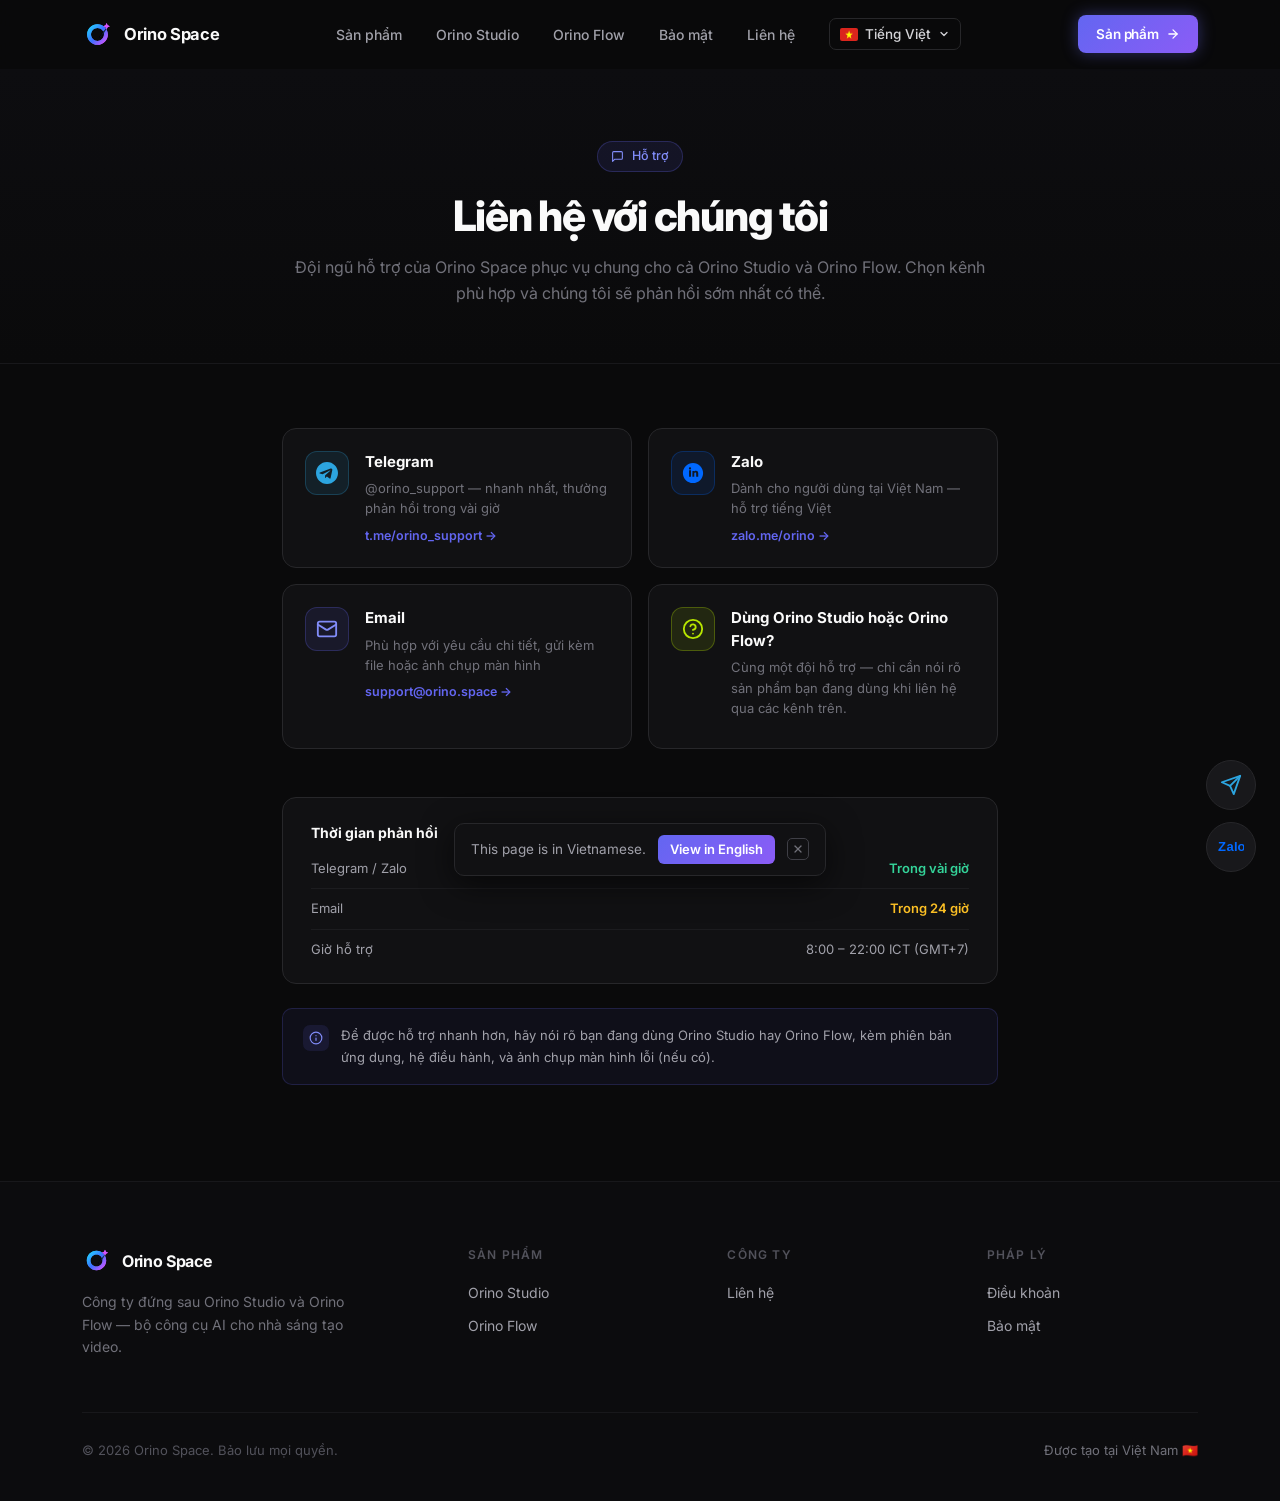
<file: lien-he/index.html>
<!DOCTYPE html><html lang="vi" class="no-js"> <head><meta charset="UTF-8"><meta name="viewport" content="width=device-width, initial-scale=1"><meta name="description" content="Liên hệ đội ngũ hỗ trợ Orino Space (Orino Studio &#38; Orino Flow) qua Telegram, Zalo hoặc email. Chúng tôi phản hồi trong vòng 24 giờ."><meta name="theme-color" content="#0a0a0b"><title>Liên hệ — Orino Space</title><!-- hreflang alternates --><link rel="alternate" hreflang="vi" href="https://orino.space/lien-he"><link rel="alternate" hreflang="en" href="https://orino.space/en/contact"><link rel="alternate" hreflang="x-default" href="https://orino.space/lien-he"><!-- Orino gradient logomark — shared umbrella-brand mark, used by both Orino Studio and Orino Space --><link rel="icon" type="image/svg+xml" href="/favicon.svg"><!-- Inter — Vietnamese subset --><link rel="preconnect" href="https://fonts.googleapis.com"><link rel="preconnect" href="https://fonts.gstatic.com" crossorigin><link href="https://fonts.googleapis.com/css2?family=Inter:wght@400;500;600;700;800;900&display=swap&subset=latin,latin-ext,vietnamese" rel="stylesheet"><link rel="stylesheet" href="/_astro/bao-mat.DXPyaO3o.css">
<style>.contact-card[data-astro-cid-2ouhkm7p]{display:flex;align-items:flex-start;gap:16px;padding:22px;border-radius:14px;border:1px solid #27272a;background:#111113;text-decoration:none;transition:border-color .2s ease,background .2s ease}a[data-astro-cid-2ouhkm7p].contact-card:hover{border-color:#6366f159;background:#131316}.contact-icon[data-astro-cid-2ouhkm7p]{width:44px;height:44px;border-radius:12px;border:1px solid;display:flex;align-items:center;justify-content:center;flex-shrink:0}.contact-title[data-astro-cid-2ouhkm7p]{font-size:15px;font-weight:700;color:#fafafa;margin-bottom:5px}.contact-desc[data-astro-cid-2ouhkm7p]{font-size:13px;color:#71717a;line-height:1.55;margin-bottom:8px}.contact-link[data-astro-cid-2ouhkm7p]{font-size:12.5px;color:#6366f1;font-weight:600}@media (max-width: 600px){[data-astro-cid-2ouhkm7p][data-contact-grid]{grid-template-columns:1fr!important}}
</style><script type="module" src="/_astro/hoisted.CqAH9od-.js"></script></head> <body> <!-- Mark JS available (remove no-js class) --> <script>document.documentElement.classList.remove('no-js');</script>  <nav id="main-nav" data-astro-cid-dmqpwcec> <div style="max-width:1180px;margin:0 auto;padding:0 32px;height:68px;display:flex;align-items:center;justify-content:space-between;" data-astro-cid-dmqpwcec> <!-- Logo — shared Orino umbrella-brand gradient mark --> <a href="/#top" style="display:flex;align-items:center;gap:11px;" data-astro-cid-dmqpwcec> <svg width="31" height="31" viewBox="0 0 1024 1024" fill="none" xmlns="http://www.w3.org/2000/svg" style="flex-shrink:0;" data-astro-cid-dmqpwcec> <defs data-astro-cid-dmqpwcec> <linearGradient id="nav-g" x1="184" y1="265" x2="777" y2="811" gradientUnits="userSpaceOnUse" data-astro-cid-dmqpwcec> <stop offset="0" stop-color="#22D3FF" data-astro-cid-dmqpwcec></stop> <stop offset="0.52" stop-color="#3D70FF" data-astro-cid-dmqpwcec></stop> <stop offset="1" stop-color="#D453FF" data-astro-cid-dmqpwcec></stop> </linearGradient> <filter id="nav-glow" x="100" y="100" width="824" height="824" filterUnits="userSpaceOnUse" data-astro-cid-dmqpwcec> <feGaussianBlur stdDeviation="25" result="blur" data-astro-cid-dmqpwcec></feGaussianBlur> <feMerge data-astro-cid-dmqpwcec><feMergeNode in="blur" data-astro-cid-dmqpwcec></feMergeNode><feMergeNode in="SourceGraphic" data-astro-cid-dmqpwcec></feMergeNode></feMerge> </filter> </defs> <g filter="url(#nav-glow)" data-astro-cid-dmqpwcec> <path d="M512 170c188.9 0 342 153.1 342 342S700.9 854 512 854 170 700.9 170 512 323.1 170 512 170Zm0 128c-118.2 0-214 95.8-214 214s95.8 214 214 214 214-95.8 214-214-95.8-214-214-214Z" fill="url(#nav-g)" data-astro-cid-dmqpwcec></path> <path d="M650 586 858 242 688 430 555 626l95-40Z" fill="#080D19" data-astro-cid-dmqpwcec></path> <path d="M660 524 842 257 716 427l-56 97Z" fill="#34B8FF" data-astro-cid-dmqpwcec></path> <path d="M812 130 846 204 920 238 846 272 812 346 778 272 704 238 778 204 812 130Z" fill="#D453FF" data-astro-cid-dmqpwcec></path> </g> </svg> <span style="font-weight:700;font-size:16.5px;letter-spacing:-0.02em;" data-astro-cid-dmqpwcec>Orino Space</span> </a> <!-- Nav links (hidden on mobile) --> <div style="display:flex;align-items:center;gap:34px;" data-nav-links data-astro-cid-dmqpwcec> <a href="/#products" style="font-size:14px;color:#a1a1aa;font-weight:500;" data-astro-cid-dmqpwcec>Sản phẩm</a> <a href="https://studio.orino.space" style="font-size:14px;color:#a1a1aa;font-weight:500;" data-astro-cid-dmqpwcec>Orino Studio</a> <a href="https://flow.orino.space" style="font-size:14px;color:#a1a1aa;font-weight:500;" data-astro-cid-dmqpwcec>Orino Flow</a> <a href="/bao-mat" style="font-size:14px;color:#a1a1aa;font-weight:500;" data-astro-cid-dmqpwcec>Bảo mật</a> <a href="/lien-he" style="font-size:14px;color:#a1a1aa;font-weight:500;" data-astro-cid-dmqpwcec>Liên hệ</a> <!-- Language dropdown --> <div id="lang-dd" style="position:relative;" data-astro-cid-dmqpwcec> <button id="lang-btn" aria-haspopup="listbox" aria-expanded="false" style="display:inline-flex;align-items:center;gap:7px;height:32px;padding:0 10px;border-radius:7px;border:1px solid #27272a;background:transparent;color:#d4d4d8;font-size:13.5px;font-weight:500;cursor:pointer;transition:border-color .15s,background .15s;" data-astro-cid-dmqpwcec> <span class="fi fi-vn" style="width:18px;height:13px;border-radius:2px;background-size:cover;flex-shrink:0;" data-astro-cid-dmqpwcec></span> <span data-astro-cid-dmqpwcec>Tiếng Việt</span> <svg id="lang-chevron" width="12" height="12" viewBox="0 0 24 24" fill="none" stroke="currentColor" stroke-width="2.5" stroke-linecap="round" stroke-linejoin="round" style="transition:transform .15s;" data-astro-cid-dmqpwcec><polyline points="6 9 12 15 18 9" data-astro-cid-dmqpwcec></polyline></svg> </button> <div id="lang-menu" role="listbox" style="display:none;position:absolute;right:0;top:calc(100% + 6px);min-width:148px;border-radius:9px;border:1px solid #27272a;background:#111113;box-shadow:0 12px 36px rgba(0,0,0,0.55);overflow:hidden;z-index:100;" data-astro-cid-dmqpwcec> <a href="/" role="option" aria-selected="true" style="display:flex;align-items:center;gap:9px;padding:9px 13px;font-size:13.5px;color:#d4d4d8;font-weight:500;text-decoration:none;transition:background .12s;" data-lang-option data-astro-cid-dmqpwcec> <span class="fi fi-vn" style="width:18px;height:13px;border-radius:2px;background-size:cover;flex-shrink:0;" data-astro-cid-dmqpwcec></span> <span style="flex:1;" data-astro-cid-dmqpwcec>Tiếng Việt</span> <svg width="13" height="13" viewBox="0 0 24 24" fill="none" stroke="#818cf8" stroke-width="2.5" stroke-linecap="round" stroke-linejoin="round" data-astro-cid-dmqpwcec><polyline points="20 6 9 17 4 12" data-astro-cid-dmqpwcec></polyline></svg> </a><a href="/en/contact" role="option" style="display:flex;align-items:center;gap:9px;padding:9px 13px;font-size:13.5px;color:#d4d4d8;font-weight:500;text-decoration:none;transition:background .12s;" data-lang-option data-astro-cid-dmqpwcec> <span class="fi fi-gb" style="width:18px;height:13px;border-radius:2px;background-size:cover;flex-shrink:0;" data-astro-cid-dmqpwcec></span> <span style="flex:1;" data-astro-cid-dmqpwcec>English</span>  </a> </div> </div> </div> <!-- CTA --> <a href="/#products" style="display:inline-flex;align-items:center;gap:7px;height:38px;padding:0 18px;border-radius:8px;background:linear-gradient(135deg,#6366f1,#8b5cf6);color:#fff;font-size:13.5px;font-weight:600;letter-spacing:-0.01em;box-shadow:0 0 16px rgba(99,102,241,0.4);" data-astro-cid-dmqpwcec> Sản phẩm <svg width="14" height="14" viewBox="0 0 24 24" fill="none" stroke="currentColor" stroke-width="2.2" stroke-linecap="round" stroke-linejoin="round" data-astro-cid-dmqpwcec><line x1="5" y1="12" x2="19" y2="12" data-astro-cid-dmqpwcec></line><polyline points="12 5 19 12 12 19" data-astro-cid-dmqpwcec></polyline></svg> </a> </div> </nav>    <div style="border-bottom:1px solid #18181b;background:linear-gradient(180deg,#0d0d10 0%,#0a0a0b 100%);" data-astro-cid-2ouhkm7p> <div style="max-width:780px;margin:0 auto;padding:72px 32px 56px;text-align:center;" data-astro-cid-2ouhkm7p> <div style="display:inline-flex;align-items:center;gap:8px;padding:5px 13px;border-radius:20px;background:rgba(99,102,241,0.1);border:1px solid rgba(99,102,241,0.25);font-size:12.5px;color:#818cf8;font-weight:500;margin-bottom:20px;" data-astro-cid-2ouhkm7p> <svg width="13" height="13" viewBox="0 0 24 24" fill="none" stroke="currentColor" stroke-width="2" stroke-linecap="round" stroke-linejoin="round" data-astro-cid-2ouhkm7p><path d="M21 15a2 2 0 0 1-2 2H7l-4 4V5a2 2 0 0 1 2-2h14a2 2 0 0 1 2 2z" data-astro-cid-2ouhkm7p></path></svg>
Hỗ trợ
</div> <h1 style="margin:0 0 14px;font-size:clamp(28px,4vw,42px);font-weight:800;letter-spacing:-0.03em;line-height:1.15;" data-astro-cid-2ouhkm7p>
Liên hệ với chúng tôi
</h1> <p style="margin:0;font-size:16px;color:#71717a;line-height:1.65;" data-astro-cid-2ouhkm7p>
Đội ngũ hỗ trợ của Orino Space phục vụ chung cho cả Orino Studio và Orino Flow. Chọn kênh phù hợp và chúng tôi sẽ phản hồi sớm nhất có thể.
</p> </div> </div>  <div style="max-width:780px;margin:0 auto;padding:64px 32px 96px;" data-astro-cid-2ouhkm7p> <!-- Contact cards --> <div style="display:grid;grid-template-columns:1fr 1fr;gap:16px;margin-bottom:48px;" data-contact-grid data-astro-cid-2ouhkm7p> <!-- Telegram --> <a href="https://t.me/+qcsTrMHkgxFmYTBl" target="_blank" rel="noopener" class="contact-card" data-astro-cid-2ouhkm7p> <div class="contact-icon" style="background:rgba(44,165,224,0.1);border-color:rgba(44,165,224,0.25);" data-astro-cid-2ouhkm7p> <svg width="22" height="22" viewBox="0 0 24 24" fill="none" data-astro-cid-2ouhkm7p> <path d="M12 0C5.373 0 0 5.373 0 12s5.373 12 12 12 12-5.373 12-12S18.627 0 12 0zm5.894 8.221-1.97 9.28c-.145.658-.537.818-1.084.508l-3-2.21-1.447 1.394c-.16.16-.295.295-.605.295l.213-3.053 5.56-5.023c.242-.213-.054-.333-.373-.12L7.19 13.375l-2.965-.924c-.643-.204-.657-.643.136-.953l11.57-4.461c.537-.194 1.006.131.963.184z" fill="#2CA5E0" data-astro-cid-2ouhkm7p></path> </svg> </div> <div data-astro-cid-2ouhkm7p> <div class="contact-title" data-astro-cid-2ouhkm7p>Telegram</div> <div class="contact-desc" data-astro-cid-2ouhkm7p>@orino_support — nhanh nhất, thường phản hồi trong vài giờ</div> <div class="contact-link" data-astro-cid-2ouhkm7p>t.me/orino_support →</div> </div> </a> <!-- Zalo --> <a href="https://zalo.me/g/snnyqf9ibtt0kgjvo4yn" target="_blank" rel="noopener" class="contact-card" data-astro-cid-2ouhkm7p> <div class="contact-icon" style="background:rgba(0,104,255,0.1);border-color:rgba(0,104,255,0.25);" data-astro-cid-2ouhkm7p> <svg width="22" height="22" viewBox="0 0 50 50" fill="#0068FF" data-astro-cid-2ouhkm7p> <path d="M25 2C12.3 2 2 12.3 2 25s10.3 23 23 23 23-10.3 23-23S37.7 2 25 2zm-4.5 31.5H16V19h4.5v14.5zm-2.3-16.5c-1.4 0-2.5-1.1-2.5-2.5S16.9 12 18.2 12s2.5 1.1 2.5 2.5-1.1 2.5-2.5 2.5zm18.3 16.5h-4.3v-7c0-1.7-.6-2.8-2.1-2.8-1.1 0-1.8.8-2.1 1.5-.1.3-.1.6-.1 1v7.3H23.7s.1-11.9 0-13.1H28v1.8c.6-.9 1.6-2.1 3.9-2.1 2.8 0 5 1.8 5 5.8v7.6z" data-astro-cid-2ouhkm7p></path> </svg> </div> <div data-astro-cid-2ouhkm7p> <div class="contact-title" data-astro-cid-2ouhkm7p>Zalo</div> <div class="contact-desc" data-astro-cid-2ouhkm7p>Dành cho người dùng tại Việt Nam — hỗ trợ tiếng Việt</div> <div class="contact-link" data-astro-cid-2ouhkm7p>zalo.me/orino →</div> </div> </a> <!-- Email --> <a href="mailto:support@orino.space" class="contact-card" data-astro-cid-2ouhkm7p> <div class="contact-icon" style="background:rgba(99,102,241,0.1);border-color:rgba(99,102,241,0.25);" data-astro-cid-2ouhkm7p> <svg width="22" height="22" viewBox="0 0 24 24" fill="none" stroke="#818cf8" stroke-width="2" stroke-linecap="round" stroke-linejoin="round" data-astro-cid-2ouhkm7p> <rect width="20" height="16" x="2" y="4" rx="2" data-astro-cid-2ouhkm7p></rect> <path d="m22 7-8.97 5.7a1.94 1.94 0 0 1-2.06 0L2 7" data-astro-cid-2ouhkm7p></path> </svg> </div> <div data-astro-cid-2ouhkm7p> <div class="contact-title" data-astro-cid-2ouhkm7p>Email</div> <div class="contact-desc" data-astro-cid-2ouhkm7p>Phù hợp với yêu cầu chi tiết, gửi kèm file hoặc ảnh chụp màn hình</div> <div class="contact-link" data-astro-cid-2ouhkm7p>support@orino.space →</div> </div> </a> <!-- Which product --> <div class="contact-card" style="cursor:default;" data-astro-cid-2ouhkm7p> <div class="contact-icon" style="background:rgba(184,230,0,0.1);border-color:rgba(184,230,0,0.28);" data-astro-cid-2ouhkm7p> <svg width="22" height="22" viewBox="0 0 24 24" fill="none" stroke="#B8E600" stroke-width="2" stroke-linecap="round" stroke-linejoin="round" data-astro-cid-2ouhkm7p><circle cx="12" cy="12" r="10" data-astro-cid-2ouhkm7p></circle><path d="M9.09 9a3 3 0 0 1 5.83 1c0 2-3 3-3 3" data-astro-cid-2ouhkm7p></path><path d="M12 17h.01" data-astro-cid-2ouhkm7p></path></svg> </div> <div data-astro-cid-2ouhkm7p> <div class="contact-title" data-astro-cid-2ouhkm7p>Dùng Orino Studio hoặc Orino Flow?</div> <div class="contact-desc" data-astro-cid-2ouhkm7p>Cùng một đội hỗ trợ — chỉ cần nói rõ sản phẩm bạn đang dùng khi liên hệ qua các kênh trên.</div> </div> </div> </div> <!-- Response time info --> <div style="padding:24px 28px;border-radius:14px;border:1px solid #27272a;background:#111113;" data-astro-cid-2ouhkm7p> <div style="font-size:14px;font-weight:700;color:#fafafa;margin-bottom:16px;" data-astro-cid-2ouhkm7p>Thời gian phản hồi</div> <div style="display:flex;flex-direction:column;gap:10px;" data-astro-cid-2ouhkm7p> <div style="display:flex;align-items:center;justify-content:space-between;font-size:13px;" data-astro-cid-2ouhkm7p> <span style="color:#a1a1aa;" data-astro-cid-2ouhkm7p>Telegram / Zalo</span> <span style="color:#34d399;font-weight:600;" data-astro-cid-2ouhkm7p>Trong vài giờ</span> </div> <div style="height:1px;background:#1c1c1f;" data-astro-cid-2ouhkm7p></div> <div style="display:flex;align-items:center;justify-content:space-between;font-size:13px;" data-astro-cid-2ouhkm7p> <span style="color:#a1a1aa;" data-astro-cid-2ouhkm7p>Email</span> <span style="color:#fbbf24;font-weight:600;" data-astro-cid-2ouhkm7p>Trong 24 giờ</span> </div> <div style="height:1px;background:#1c1c1f;" data-astro-cid-2ouhkm7p></div> <div style="display:flex;align-items:center;justify-content:space-between;font-size:13px;" data-astro-cid-2ouhkm7p> <span style="color:#a1a1aa;" data-astro-cid-2ouhkm7p>Giờ hỗ trợ</span> <span style="color:#a1a1aa;" data-astro-cid-2ouhkm7p>8:00 – 22:00 ICT (GMT+7)</span> </div> </div> </div> <!-- Tips --> <div style="margin-top:24px;padding:16px 20px;border-radius:10px;border:1px solid rgba(99,102,241,0.2);background:rgba(99,102,241,0.06);display:flex;align-items:flex-start;gap:12px;font-size:13px;color:#a1a1aa;line-height:1.65;" data-astro-cid-2ouhkm7p> <div style="width:26px;height:26px;border-radius:7px;background:rgba(99,102,241,0.12);display:flex;align-items:center;justify-content:center;color:#818cf8;flex-shrink:0;" data-astro-cid-2ouhkm7p> <svg width="14" height="14" viewBox="0 0 24 24" fill="none" stroke="currentColor" stroke-width="2" stroke-linecap="round" stroke-linejoin="round" data-astro-cid-2ouhkm7p><circle cx="12" cy="12" r="10" data-astro-cid-2ouhkm7p></circle><path d="M12 16v-4M12 8h.01" data-astro-cid-2ouhkm7p></path></svg> </div> <div data-astro-cid-2ouhkm7p>Để được hỗ trợ nhanh hơn, hãy nói rõ bạn đang dùng Orino Studio hay Orino Flow, kèm phiên bản ứng dụng, hệ điều hành, và ảnh chụp màn hình lỗi (nếu có).</div> </div> </div> <footer style="border-top:1px solid #18181b;background:#0c0c0e;"> <div style="max-width:1180px;margin:0 auto;padding:64px 32px 40px;"> <!-- 4-column grid --> <div style="display:grid;grid-template-columns:1.6fr 1fr 1fr 1fr;gap:48px;" data-footer-grid> <!-- Brand --> <div> <a href="/" style="display:flex;align-items:center;gap:11px;margin-bottom:16px;"> <svg width="29" height="29" viewBox="0 0 1024 1024" fill="none" xmlns="http://www.w3.org/2000/svg" style="flex-shrink:0;"> <defs> <linearGradient id="footer-g" x1="184" y1="265" x2="777" y2="811" gradientUnits="userSpaceOnUse"> <stop offset="0" stop-color="#22D3FF"></stop> <stop offset="0.52" stop-color="#3D70FF"></stop> <stop offset="1" stop-color="#D453FF"></stop> </linearGradient> <filter id="footer-glow" x="100" y="100" width="824" height="824" filterUnits="userSpaceOnUse"> <feGaussianBlur stdDeviation="25" result="blur"></feGaussianBlur> <feMerge><feMergeNode in="blur"></feMergeNode><feMergeNode in="SourceGraphic"></feMergeNode></feMerge> </filter> </defs> <g filter="url(#footer-glow)"> <path d="M512 170c188.9 0 342 153.1 342 342S700.9 854 512 854 170 700.9 170 512 323.1 170 512 170Zm0 128c-118.2 0-214 95.8-214 214s95.8 214 214 214 214-95.8 214-214-95.8-214-214-214Z" fill="url(#footer-g)"></path> <path d="M650 586 858 242 688 430 555 626l95-40Z" fill="#080D19"></path> <path d="M660 524 842 257 716 427l-56 97Z" fill="#34B8FF"></path> <path d="M812 130 846 204 920 238 846 272 812 346 778 272 704 238 778 204 812 130Z" fill="#D453FF"></path> </g> </svg> <span style="font-weight:700;font-size:16px;letter-spacing:-0.02em;">Orino Space</span> </a> <p style="font-size:14px;color:#71717a;line-height:1.6;margin:0;max-width:280px;"> Công ty đứng sau Orino Studio và Orino Flow — bộ công cụ AI cho nhà sáng tạo video. </p> </div> <!-- Products --> <div> <div style="font-size:12px;letter-spacing:0.1em;text-transform:uppercase;color:#52525b;font-weight:600;margin-bottom:18px;">Sản phẩm</div> <div style="display:flex;flex-direction:column;gap:12px;"> <a href="https://studio.orino.space" style="font-size:14px;color:#a1a1aa;">Orino Studio</a> <a href="https://flow.orino.space" style="font-size:14px;color:#a1a1aa;">Orino Flow</a> </div> </div> <!-- Company --> <div> <div style="font-size:12px;letter-spacing:0.1em;text-transform:uppercase;color:#52525b;font-weight:600;margin-bottom:18px;">Công ty</div> <div style="display:flex;flex-direction:column;gap:12px;"> <a href="/lien-he" style="font-size:14px;color:#a1a1aa;">Liên hệ</a> </div> </div> <!-- Legal --> <div> <div style="font-size:12px;letter-spacing:0.1em;text-transform:uppercase;color:#52525b;font-weight:600;margin-bottom:18px;">Pháp lý</div> <div style="display:flex;flex-direction:column;gap:12px;"> <a href="/dieu-khoan" style="font-size:14px;color:#a1a1aa;">Điều khoản</a> <a href="/bao-mat" style="font-size:14px;color:#a1a1aa;">Bảo mật</a> </div> </div> </div> <!-- Copyright bar --> <div style="display:flex;align-items:center;justify-content:space-between;gap:16px;flex-wrap:wrap;margin-top:54px;padding-top:28px;border-top:1px solid #18181b;"> <span style="font-size:13px;color:#52525b;">© 2026 Orino Space. Bảo lưu mọi quyền.</span> <span style="font-size:13px;color:#71717a;">Được tạo tại Việt Nam 🇻🇳</span> </div> </div> </footer> <div id="contact-float" data-astro-cid-g3sohofg> <!-- Scroll to top --> <button id="cf-top" class="cf-btn cf-top" aria-label="Lên đầu trang" data-tip="Lên đầu trang" onclick="window.scrollTo({top:0,behavior:'smooth'})" data-astro-cid-g3sohofg> <svg width="18" height="18" viewBox="0 0 24 24" fill="none" stroke="#a1a1aa" stroke-width="2.2" stroke-linecap="round" stroke-linejoin="round" data-astro-cid-g3sohofg> <path d="M18 15l-6-6-6 6" data-astro-cid-g3sohofg></path> </svg> </button> <!-- Telegram --> <a href="https://t.me/+qcsTrMHkgxFmYTBl" target="_blank" rel="noopener" class="cf-btn cf-telegram" aria-label="Chat Telegram" data-tip="Telegram" data-astro-cid-g3sohofg> <svg width="22" height="22" viewBox="0 0 24 24" fill="none" xmlns="http://www.w3.org/2000/svg" data-astro-cid-g3sohofg> <path d="M22 2L11 13" stroke="#2CA5E0" stroke-width="2" stroke-linecap="round" stroke-linejoin="round" data-astro-cid-g3sohofg></path> <path d="M22 2L15 22L11 13L2 9L22 2Z" stroke="#2CA5E0" stroke-width="2" stroke-linecap="round" stroke-linejoin="round" data-astro-cid-g3sohofg></path> </svg> </a> <!-- Zalo --> <a href="https://zalo.me/g/snnyqf9ibtt0kgjvo4yn" target="_blank" rel="noopener" class="cf-btn cf-zalo" aria-label="Chat Zalo" data-tip="Zalo" data-astro-cid-g3sohofg> <svg width="26" height="16" viewBox="0 0 52 28" fill="none" xmlns="http://www.w3.org/2000/svg" data-astro-cid-g3sohofg> <text x="0" y="22" font-family="Arial, sans-serif" font-weight="800" font-size="26" fill="#0068FF" data-astro-cid-g3sohofg>Z</text> <text x="17" y="22" font-family="Arial, sans-serif" font-weight="800" font-size="26" fill="#0068FF" data-astro-cid-g3sohofg>a</text> <text x="32" y="22" font-family="Arial, sans-serif" font-weight="800" font-size="26" fill="#0068FF" data-astro-cid-g3sohofg>lo</text> </svg> </a> </div>    <div id="locale-suggest" style="display:none;position:fixed;bottom:24px;left:50%;transform:translateX(-50%);z-index:200;align-items:center;gap:12px;padding:11px 16px;border-radius:10px;border:1px solid #27272a;background:#111113;box-shadow:0 8px 32px rgba(0,0,0,0.6);font-size:13.5px;color:#a1a1aa;white-space:nowrap;"> <span>This page is in Vietnamese.</span> <a href="/en/contact" id="locale-switch" style="padding:5px 12px;border-radius:6px;background:linear-gradient(135deg,#6366f1,#8b5cf6);color:#fff;font-size:13px;font-weight:600;text-decoration:none;">View in English</a> <button id="locale-dismiss" aria-label="Dismiss" style="display:flex;align-items:center;justify-content:center;width:22px;height:22px;border-radius:5px;border:1px solid #3f3f46;background:transparent;color:#71717a;cursor:pointer;padding:0;"> <svg width="12" height="12" viewBox="0 0 24 24" fill="none" stroke="currentColor" stroke-width="2.5" stroke-linecap="round"><line x1="18" y1="6" x2="6" y2="18"></line><line x1="6" y1="6" x2="18" y2="18"></line></svg> </button> </div> <script>(function(){const locale = "vi";

  const KEY = 'orino_locale_ack';
  if (!localStorage.getItem(KEY)) {
    const bl = (navigator.language || '').toLowerCase();
    const show = (locale === 'vi' && bl.startsWith('en')) ||
                 (locale === 'en' && bl.startsWith('vi'));
    if (show) document.getElementById('locale-suggest').style.display = 'flex';
  }
  document.getElementById('locale-dismiss').addEventListener('click', () => {
    localStorage.setItem(KEY, '1');
    document.getElementById('locale-suggest').style.display = 'none';
  });
  document.getElementById('locale-switch').addEventListener('click', () => {
    localStorage.setItem(KEY, '1');
  });
})();</script> </body></html>
</file>
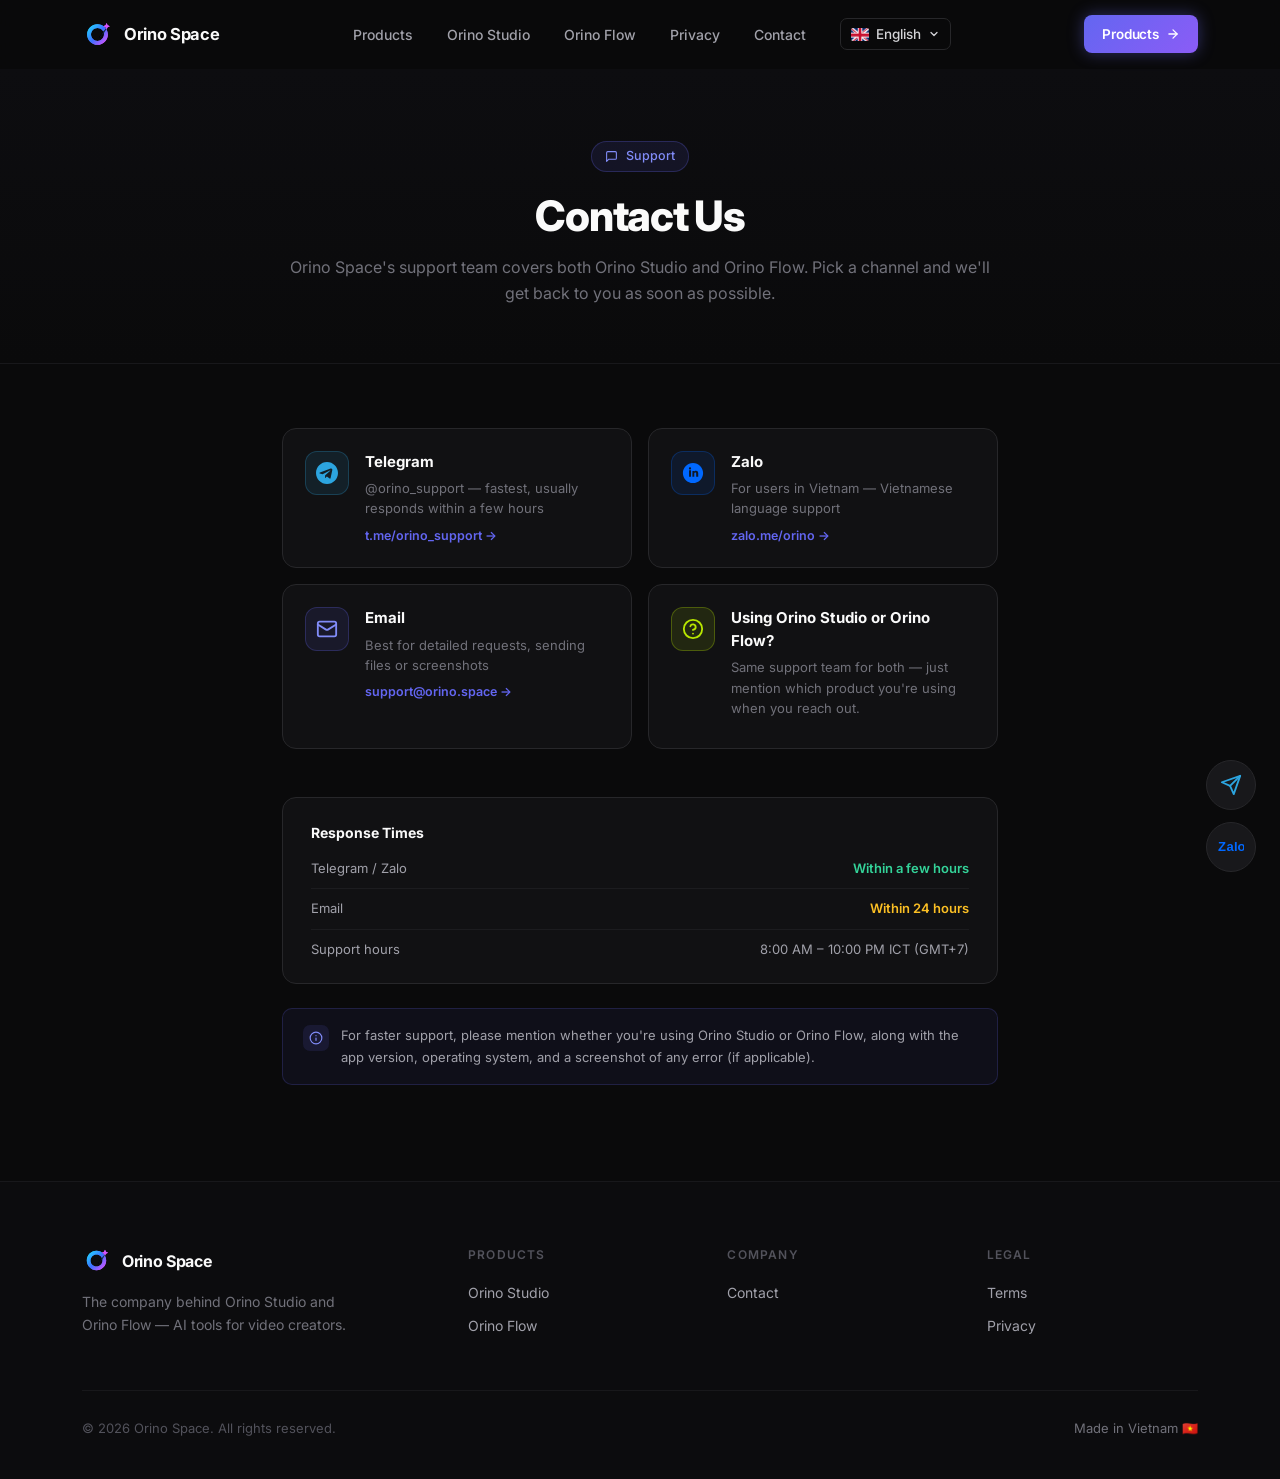
<file: en/contact/index.html>
<!DOCTYPE html><html lang="en" class="no-js"> <head><meta charset="UTF-8"><meta name="viewport" content="width=device-width, initial-scale=1"><meta name="description" content="Contact the Orino Space support team (Orino Studio &#38; Orino Flow) via Telegram, Zalo, or email. We respond within 24 hours."><meta name="theme-color" content="#0a0a0b"><title>Contact — Orino Space</title><!-- hreflang alternates --><link rel="alternate" hreflang="vi" href="https://orino.space/lien-he"><link rel="alternate" hreflang="en" href="https://orino.space/en/contact"><link rel="alternate" hreflang="x-default" href="https://orino.space/lien-he"><!-- Orino gradient logomark — shared umbrella-brand mark, used by both Orino Studio and Orino Space --><link rel="icon" type="image/svg+xml" href="/favicon.svg"><!-- Inter — Vietnamese subset --><link rel="preconnect" href="https://fonts.googleapis.com"><link rel="preconnect" href="https://fonts.gstatic.com" crossorigin><link href="https://fonts.googleapis.com/css2?family=Inter:wght@400;500;600;700;800;900&display=swap&subset=latin,latin-ext,vietnamese" rel="stylesheet"><link rel="stylesheet" href="/_astro/bao-mat.DXPyaO3o.css">
<style>.contact-card[data-astro-cid-v7lftu2i]{display:flex;align-items:flex-start;gap:16px;padding:22px;border-radius:14px;border:1px solid #27272a;background:#111113;text-decoration:none;transition:border-color .2s ease,background .2s ease}a[data-astro-cid-v7lftu2i].contact-card:hover{border-color:#6366f159;background:#131316}.contact-icon[data-astro-cid-v7lftu2i]{width:44px;height:44px;border-radius:12px;border:1px solid;display:flex;align-items:center;justify-content:center;flex-shrink:0}.contact-title[data-astro-cid-v7lftu2i]{font-size:15px;font-weight:700;color:#fafafa;margin-bottom:5px}.contact-desc[data-astro-cid-v7lftu2i]{font-size:13px;color:#71717a;line-height:1.55;margin-bottom:8px}.contact-link[data-astro-cid-v7lftu2i]{font-size:12.5px;color:#6366f1;font-weight:600}@media (max-width: 600px){[data-astro-cid-v7lftu2i][data-contact-grid]{grid-template-columns:1fr!important}}
</style><script type="module" src="/_astro/hoisted.CqAH9od-.js"></script></head> <body> <!-- Mark JS available (remove no-js class) --> <script>document.documentElement.classList.remove('no-js');</script>  <nav id="main-nav" data-astro-cid-dmqpwcec> <div style="max-width:1180px;margin:0 auto;padding:0 32px;height:68px;display:flex;align-items:center;justify-content:space-between;" data-astro-cid-dmqpwcec> <!-- Logo — shared Orino umbrella-brand gradient mark --> <a href="/en/#top" style="display:flex;align-items:center;gap:11px;" data-astro-cid-dmqpwcec> <svg width="31" height="31" viewBox="0 0 1024 1024" fill="none" xmlns="http://www.w3.org/2000/svg" style="flex-shrink:0;" data-astro-cid-dmqpwcec> <defs data-astro-cid-dmqpwcec> <linearGradient id="nav-g" x1="184" y1="265" x2="777" y2="811" gradientUnits="userSpaceOnUse" data-astro-cid-dmqpwcec> <stop offset="0" stop-color="#22D3FF" data-astro-cid-dmqpwcec></stop> <stop offset="0.52" stop-color="#3D70FF" data-astro-cid-dmqpwcec></stop> <stop offset="1" stop-color="#D453FF" data-astro-cid-dmqpwcec></stop> </linearGradient> <filter id="nav-glow" x="100" y="100" width="824" height="824" filterUnits="userSpaceOnUse" data-astro-cid-dmqpwcec> <feGaussianBlur stdDeviation="25" result="blur" data-astro-cid-dmqpwcec></feGaussianBlur> <feMerge data-astro-cid-dmqpwcec><feMergeNode in="blur" data-astro-cid-dmqpwcec></feMergeNode><feMergeNode in="SourceGraphic" data-astro-cid-dmqpwcec></feMergeNode></feMerge> </filter> </defs> <g filter="url(#nav-glow)" data-astro-cid-dmqpwcec> <path d="M512 170c188.9 0 342 153.1 342 342S700.9 854 512 854 170 700.9 170 512 323.1 170 512 170Zm0 128c-118.2 0-214 95.8-214 214s95.8 214 214 214 214-95.8 214-214-95.8-214-214-214Z" fill="url(#nav-g)" data-astro-cid-dmqpwcec></path> <path d="M650 586 858 242 688 430 555 626l95-40Z" fill="#080D19" data-astro-cid-dmqpwcec></path> <path d="M660 524 842 257 716 427l-56 97Z" fill="#34B8FF" data-astro-cid-dmqpwcec></path> <path d="M812 130 846 204 920 238 846 272 812 346 778 272 704 238 778 204 812 130Z" fill="#D453FF" data-astro-cid-dmqpwcec></path> </g> </svg> <span style="font-weight:700;font-size:16.5px;letter-spacing:-0.02em;" data-astro-cid-dmqpwcec>Orino Space</span> </a> <!-- Nav links (hidden on mobile) --> <div style="display:flex;align-items:center;gap:34px;" data-nav-links data-astro-cid-dmqpwcec> <a href="/en/#products" style="font-size:14px;color:#a1a1aa;font-weight:500;" data-astro-cid-dmqpwcec>Products</a> <a href="https://studio.orino.space" style="font-size:14px;color:#a1a1aa;font-weight:500;" data-astro-cid-dmqpwcec>Orino Studio</a> <a href="https://flow.orino.space" style="font-size:14px;color:#a1a1aa;font-weight:500;" data-astro-cid-dmqpwcec>Orino Flow</a> <a href="/en/privacy" style="font-size:14px;color:#a1a1aa;font-weight:500;" data-astro-cid-dmqpwcec>Privacy</a> <a href="/en/contact" style="font-size:14px;color:#a1a1aa;font-weight:500;" data-astro-cid-dmqpwcec>Contact</a> <!-- Language dropdown --> <div id="lang-dd" style="position:relative;" data-astro-cid-dmqpwcec> <button id="lang-btn" aria-haspopup="listbox" aria-expanded="false" style="display:inline-flex;align-items:center;gap:7px;height:32px;padding:0 10px;border-radius:7px;border:1px solid #27272a;background:transparent;color:#d4d4d8;font-size:13.5px;font-weight:500;cursor:pointer;transition:border-color .15s,background .15s;" data-astro-cid-dmqpwcec> <span class="fi fi-gb" style="width:18px;height:13px;border-radius:2px;background-size:cover;flex-shrink:0;" data-astro-cid-dmqpwcec></span> <span data-astro-cid-dmqpwcec>English</span> <svg id="lang-chevron" width="12" height="12" viewBox="0 0 24 24" fill="none" stroke="currentColor" stroke-width="2.5" stroke-linecap="round" stroke-linejoin="round" style="transition:transform .15s;" data-astro-cid-dmqpwcec><polyline points="6 9 12 15 18 9" data-astro-cid-dmqpwcec></polyline></svg> </button> <div id="lang-menu" role="listbox" style="display:none;position:absolute;right:0;top:calc(100% + 6px);min-width:148px;border-radius:9px;border:1px solid #27272a;background:#111113;box-shadow:0 12px 36px rgba(0,0,0,0.55);overflow:hidden;z-index:100;" data-astro-cid-dmqpwcec> <a href="/lien-he" role="option" style="display:flex;align-items:center;gap:9px;padding:9px 13px;font-size:13.5px;color:#d4d4d8;font-weight:500;text-decoration:none;transition:background .12s;" data-lang-option data-astro-cid-dmqpwcec> <span class="fi fi-vn" style="width:18px;height:13px;border-radius:2px;background-size:cover;flex-shrink:0;" data-astro-cid-dmqpwcec></span> <span style="flex:1;" data-astro-cid-dmqpwcec>Tiếng Việt</span>  </a><a href="/en/" role="option" aria-selected="true" style="display:flex;align-items:center;gap:9px;padding:9px 13px;font-size:13.5px;color:#d4d4d8;font-weight:500;text-decoration:none;transition:background .12s;" data-lang-option data-astro-cid-dmqpwcec> <span class="fi fi-gb" style="width:18px;height:13px;border-radius:2px;background-size:cover;flex-shrink:0;" data-astro-cid-dmqpwcec></span> <span style="flex:1;" data-astro-cid-dmqpwcec>English</span> <svg width="13" height="13" viewBox="0 0 24 24" fill="none" stroke="#818cf8" stroke-width="2.5" stroke-linecap="round" stroke-linejoin="round" data-astro-cid-dmqpwcec><polyline points="20 6 9 17 4 12" data-astro-cid-dmqpwcec></polyline></svg> </a> </div> </div> </div> <!-- CTA --> <a href="/en/#products" style="display:inline-flex;align-items:center;gap:7px;height:38px;padding:0 18px;border-radius:8px;background:linear-gradient(135deg,#6366f1,#8b5cf6);color:#fff;font-size:13.5px;font-weight:600;letter-spacing:-0.01em;box-shadow:0 0 16px rgba(99,102,241,0.4);" data-astro-cid-dmqpwcec> Products <svg width="14" height="14" viewBox="0 0 24 24" fill="none" stroke="currentColor" stroke-width="2.2" stroke-linecap="round" stroke-linejoin="round" data-astro-cid-dmqpwcec><line x1="5" y1="12" x2="19" y2="12" data-astro-cid-dmqpwcec></line><polyline points="12 5 19 12 12 19" data-astro-cid-dmqpwcec></polyline></svg> </a> </div> </nav>    <div style="border-bottom:1px solid #18181b;background:linear-gradient(180deg,#0d0d10 0%,#0a0a0b 100%);" data-astro-cid-v7lftu2i> <div style="max-width:780px;margin:0 auto;padding:72px 32px 56px;text-align:center;" data-astro-cid-v7lftu2i> <div style="display:inline-flex;align-items:center;gap:8px;padding:5px 13px;border-radius:20px;background:rgba(99,102,241,0.1);border:1px solid rgba(99,102,241,0.25);font-size:12.5px;color:#818cf8;font-weight:500;margin-bottom:20px;" data-astro-cid-v7lftu2i> <svg width="13" height="13" viewBox="0 0 24 24" fill="none" stroke="currentColor" stroke-width="2" stroke-linecap="round" stroke-linejoin="round" data-astro-cid-v7lftu2i><path d="M21 15a2 2 0 0 1-2 2H7l-4 4V5a2 2 0 0 1 2-2h14a2 2 0 0 1 2 2z" data-astro-cid-v7lftu2i></path></svg>
Support
</div> <h1 style="margin:0 0 14px;font-size:clamp(28px,4vw,42px);font-weight:800;letter-spacing:-0.03em;line-height:1.15;" data-astro-cid-v7lftu2i>
Contact Us
</h1> <p style="margin:0;font-size:16px;color:#71717a;line-height:1.65;" data-astro-cid-v7lftu2i>
Orino Space's support team covers both Orino Studio and Orino Flow. Pick a channel and we'll get back to you as soon as possible.
</p> </div> </div>  <div style="max-width:780px;margin:0 auto;padding:64px 32px 96px;" data-astro-cid-v7lftu2i> <!-- Contact cards --> <div style="display:grid;grid-template-columns:1fr 1fr;gap:16px;margin-bottom:48px;" data-contact-grid data-astro-cid-v7lftu2i> <!-- Telegram --> <a href="https://t.me/+qcsTrMHkgxFmYTBl" target="_blank" rel="noopener" class="contact-card" data-astro-cid-v7lftu2i> <div class="contact-icon" style="background:rgba(44,165,224,0.1);border-color:rgba(44,165,224,0.25);" data-astro-cid-v7lftu2i> <svg width="22" height="22" viewBox="0 0 24 24" fill="none" data-astro-cid-v7lftu2i> <path d="M12 0C5.373 0 0 5.373 0 12s5.373 12 12 12 12-5.373 12-12S18.627 0 12 0zm5.894 8.221-1.97 9.28c-.145.658-.537.818-1.084.508l-3-2.21-1.447 1.394c-.16.16-.295.295-.605.295l.213-3.053 5.56-5.023c.242-.213-.054-.333-.373-.12L7.19 13.375l-2.965-.924c-.643-.204-.657-.643.136-.953l11.57-4.461c.537-.194 1.006.131.963.184z" fill="#2CA5E0" data-astro-cid-v7lftu2i></path> </svg> </div> <div data-astro-cid-v7lftu2i> <div class="contact-title" data-astro-cid-v7lftu2i>Telegram</div> <div class="contact-desc" data-astro-cid-v7lftu2i>@orino_support — fastest, usually responds within a few hours</div> <div class="contact-link" data-astro-cid-v7lftu2i>t.me/orino_support →</div> </div> </a> <!-- Zalo --> <a href="https://zalo.me/g/snnyqf9ibtt0kgjvo4yn" target="_blank" rel="noopener" class="contact-card" data-astro-cid-v7lftu2i> <div class="contact-icon" style="background:rgba(0,104,255,0.1);border-color:rgba(0,104,255,0.25);" data-astro-cid-v7lftu2i> <svg width="22" height="22" viewBox="0 0 50 50" fill="#0068FF" data-astro-cid-v7lftu2i> <path d="M25 2C12.3 2 2 12.3 2 25s10.3 23 23 23 23-10.3 23-23S37.7 2 25 2zm-4.5 31.5H16V19h4.5v14.5zm-2.3-16.5c-1.4 0-2.5-1.1-2.5-2.5S16.9 12 18.2 12s2.5 1.1 2.5 2.5-1.1 2.5-2.5 2.5zm18.3 16.5h-4.3v-7c0-1.7-.6-2.8-2.1-2.8-1.1 0-1.8.8-2.1 1.5-.1.3-.1.6-.1 1v7.3H23.7s.1-11.9 0-13.1H28v1.8c.6-.9 1.6-2.1 3.9-2.1 2.8 0 5 1.8 5 5.8v7.6z" data-astro-cid-v7lftu2i></path> </svg> </div> <div data-astro-cid-v7lftu2i> <div class="contact-title" data-astro-cid-v7lftu2i>Zalo</div> <div class="contact-desc" data-astro-cid-v7lftu2i>For users in Vietnam — Vietnamese language support</div> <div class="contact-link" data-astro-cid-v7lftu2i>zalo.me/orino →</div> </div> </a> <!-- Email --> <a href="mailto:support@orino.space" class="contact-card" data-astro-cid-v7lftu2i> <div class="contact-icon" style="background:rgba(99,102,241,0.1);border-color:rgba(99,102,241,0.25);" data-astro-cid-v7lftu2i> <svg width="22" height="22" viewBox="0 0 24 24" fill="none" stroke="#818cf8" stroke-width="2" stroke-linecap="round" stroke-linejoin="round" data-astro-cid-v7lftu2i> <rect width="20" height="16" x="2" y="4" rx="2" data-astro-cid-v7lftu2i></rect> <path d="m22 7-8.97 5.7a1.94 1.94 0 0 1-2.06 0L2 7" data-astro-cid-v7lftu2i></path> </svg> </div> <div data-astro-cid-v7lftu2i> <div class="contact-title" data-astro-cid-v7lftu2i>Email</div> <div class="contact-desc" data-astro-cid-v7lftu2i>Best for detailed requests, sending files or screenshots</div> <div class="contact-link" data-astro-cid-v7lftu2i>support@orino.space →</div> </div> </a> <!-- Which product --> <div class="contact-card" style="cursor:default;" data-astro-cid-v7lftu2i> <div class="contact-icon" style="background:rgba(184,230,0,0.1);border-color:rgba(184,230,0,0.28);" data-astro-cid-v7lftu2i> <svg width="22" height="22" viewBox="0 0 24 24" fill="none" stroke="#B8E600" stroke-width="2" stroke-linecap="round" stroke-linejoin="round" data-astro-cid-v7lftu2i><circle cx="12" cy="12" r="10" data-astro-cid-v7lftu2i></circle><path d="M9.09 9a3 3 0 0 1 5.83 1c0 2-3 3-3 3" data-astro-cid-v7lftu2i></path><path d="M12 17h.01" data-astro-cid-v7lftu2i></path></svg> </div> <div data-astro-cid-v7lftu2i> <div class="contact-title" data-astro-cid-v7lftu2i>Using Orino Studio or Orino Flow?</div> <div class="contact-desc" data-astro-cid-v7lftu2i>Same support team for both — just mention which product you're using when you reach out.</div> </div> </div> </div> <!-- Response time info --> <div style="padding:24px 28px;border-radius:14px;border:1px solid #27272a;background:#111113;" data-astro-cid-v7lftu2i> <div style="font-size:14px;font-weight:700;color:#fafafa;margin-bottom:16px;" data-astro-cid-v7lftu2i>Response Times</div> <div style="display:flex;flex-direction:column;gap:10px;" data-astro-cid-v7lftu2i> <div style="display:flex;align-items:center;justify-content:space-between;font-size:13px;" data-astro-cid-v7lftu2i> <span style="color:#a1a1aa;" data-astro-cid-v7lftu2i>Telegram / Zalo</span> <span style="color:#34d399;font-weight:600;" data-astro-cid-v7lftu2i>Within a few hours</span> </div> <div style="height:1px;background:#1c1c1f;" data-astro-cid-v7lftu2i></div> <div style="display:flex;align-items:center;justify-content:space-between;font-size:13px;" data-astro-cid-v7lftu2i> <span style="color:#a1a1aa;" data-astro-cid-v7lftu2i>Email</span> <span style="color:#fbbf24;font-weight:600;" data-astro-cid-v7lftu2i>Within 24 hours</span> </div> <div style="height:1px;background:#1c1c1f;" data-astro-cid-v7lftu2i></div> <div style="display:flex;align-items:center;justify-content:space-between;font-size:13px;" data-astro-cid-v7lftu2i> <span style="color:#a1a1aa;" data-astro-cid-v7lftu2i>Support hours</span> <span style="color:#a1a1aa;" data-astro-cid-v7lftu2i>8:00 AM – 10:00 PM ICT (GMT+7)</span> </div> </div> </div> <!-- Tips --> <div style="margin-top:24px;padding:16px 20px;border-radius:10px;border:1px solid rgba(99,102,241,0.2);background:rgba(99,102,241,0.06);display:flex;align-items:flex-start;gap:12px;font-size:13px;color:#a1a1aa;line-height:1.65;" data-astro-cid-v7lftu2i> <div style="width:26px;height:26px;border-radius:7px;background:rgba(99,102,241,0.12);display:flex;align-items:center;justify-content:center;color:#818cf8;flex-shrink:0;" data-astro-cid-v7lftu2i> <svg width="14" height="14" viewBox="0 0 24 24" fill="none" stroke="currentColor" stroke-width="2" stroke-linecap="round" stroke-linejoin="round" data-astro-cid-v7lftu2i><circle cx="12" cy="12" r="10" data-astro-cid-v7lftu2i></circle><path d="M12 16v-4M12 8h.01" data-astro-cid-v7lftu2i></path></svg> </div> <div data-astro-cid-v7lftu2i>For faster support, please mention whether you're using Orino Studio or Orino Flow, along with the app version, operating system, and a screenshot of any error (if applicable).</div> </div> </div> <footer style="border-top:1px solid #18181b;background:#0c0c0e;"> <div style="max-width:1180px;margin:0 auto;padding:64px 32px 40px;"> <!-- 4-column grid --> <div style="display:grid;grid-template-columns:1.6fr 1fr 1fr 1fr;gap:48px;" data-footer-grid> <!-- Brand --> <div> <a href="/en/" style="display:flex;align-items:center;gap:11px;margin-bottom:16px;"> <svg width="29" height="29" viewBox="0 0 1024 1024" fill="none" xmlns="http://www.w3.org/2000/svg" style="flex-shrink:0;"> <defs> <linearGradient id="footer-g" x1="184" y1="265" x2="777" y2="811" gradientUnits="userSpaceOnUse"> <stop offset="0" stop-color="#22D3FF"></stop> <stop offset="0.52" stop-color="#3D70FF"></stop> <stop offset="1" stop-color="#D453FF"></stop> </linearGradient> <filter id="footer-glow" x="100" y="100" width="824" height="824" filterUnits="userSpaceOnUse"> <feGaussianBlur stdDeviation="25" result="blur"></feGaussianBlur> <feMerge><feMergeNode in="blur"></feMergeNode><feMergeNode in="SourceGraphic"></feMergeNode></feMerge> </filter> </defs> <g filter="url(#footer-glow)"> <path d="M512 170c188.9 0 342 153.1 342 342S700.9 854 512 854 170 700.9 170 512 323.1 170 512 170Zm0 128c-118.2 0-214 95.8-214 214s95.8 214 214 214 214-95.8 214-214-95.8-214-214-214Z" fill="url(#footer-g)"></path> <path d="M650 586 858 242 688 430 555 626l95-40Z" fill="#080D19"></path> <path d="M660 524 842 257 716 427l-56 97Z" fill="#34B8FF"></path> <path d="M812 130 846 204 920 238 846 272 812 346 778 272 704 238 778 204 812 130Z" fill="#D453FF"></path> </g> </svg> <span style="font-weight:700;font-size:16px;letter-spacing:-0.02em;">Orino Space</span> </a> <p style="font-size:14px;color:#71717a;line-height:1.6;margin:0;max-width:280px;"> The company behind Orino Studio and Orino Flow — AI tools for video creators. </p> </div> <!-- Products --> <div> <div style="font-size:12px;letter-spacing:0.1em;text-transform:uppercase;color:#52525b;font-weight:600;margin-bottom:18px;">Products</div> <div style="display:flex;flex-direction:column;gap:12px;"> <a href="https://studio.orino.space" style="font-size:14px;color:#a1a1aa;">Orino Studio</a> <a href="https://flow.orino.space" style="font-size:14px;color:#a1a1aa;">Orino Flow</a> </div> </div> <!-- Company --> <div> <div style="font-size:12px;letter-spacing:0.1em;text-transform:uppercase;color:#52525b;font-weight:600;margin-bottom:18px;">Company</div> <div style="display:flex;flex-direction:column;gap:12px;"> <a href="/en/contact" style="font-size:14px;color:#a1a1aa;">Contact</a> </div> </div> <!-- Legal --> <div> <div style="font-size:12px;letter-spacing:0.1em;text-transform:uppercase;color:#52525b;font-weight:600;margin-bottom:18px;">Legal</div> <div style="display:flex;flex-direction:column;gap:12px;"> <a href="/en/terms" style="font-size:14px;color:#a1a1aa;">Terms</a> <a href="/en/privacy" style="font-size:14px;color:#a1a1aa;">Privacy</a> </div> </div> </div> <!-- Copyright bar --> <div style="display:flex;align-items:center;justify-content:space-between;gap:16px;flex-wrap:wrap;margin-top:54px;padding-top:28px;border-top:1px solid #18181b;"> <span style="font-size:13px;color:#52525b;">© 2026 Orino Space. All rights reserved.</span> <span style="font-size:13px;color:#71717a;">Made in Vietnam 🇻🇳</span> </div> </div> </footer> <div id="contact-float" data-astro-cid-g3sohofg> <!-- Scroll to top --> <button id="cf-top" class="cf-btn cf-top" aria-label="Back to top" data-tip="Back to top" onclick="window.scrollTo({top:0,behavior:'smooth'})" data-astro-cid-g3sohofg> <svg width="18" height="18" viewBox="0 0 24 24" fill="none" stroke="#a1a1aa" stroke-width="2.2" stroke-linecap="round" stroke-linejoin="round" data-astro-cid-g3sohofg> <path d="M18 15l-6-6-6 6" data-astro-cid-g3sohofg></path> </svg> </button> <!-- Telegram --> <a href="https://t.me/+qcsTrMHkgxFmYTBl" target="_blank" rel="noopener" class="cf-btn cf-telegram" aria-label="Chat on Telegram" data-tip="Telegram" data-astro-cid-g3sohofg> <svg width="22" height="22" viewBox="0 0 24 24" fill="none" xmlns="http://www.w3.org/2000/svg" data-astro-cid-g3sohofg> <path d="M22 2L11 13" stroke="#2CA5E0" stroke-width="2" stroke-linecap="round" stroke-linejoin="round" data-astro-cid-g3sohofg></path> <path d="M22 2L15 22L11 13L2 9L22 2Z" stroke="#2CA5E0" stroke-width="2" stroke-linecap="round" stroke-linejoin="round" data-astro-cid-g3sohofg></path> </svg> </a> <!-- Zalo --> <a href="https://zalo.me/g/snnyqf9ibtt0kgjvo4yn" target="_blank" rel="noopener" class="cf-btn cf-zalo" aria-label="Chat on Zalo" data-tip="Zalo" data-astro-cid-g3sohofg> <svg width="26" height="16" viewBox="0 0 52 28" fill="none" xmlns="http://www.w3.org/2000/svg" data-astro-cid-g3sohofg> <text x="0" y="22" font-family="Arial, sans-serif" font-weight="800" font-size="26" fill="#0068FF" data-astro-cid-g3sohofg>Z</text> <text x="17" y="22" font-family="Arial, sans-serif" font-weight="800" font-size="26" fill="#0068FF" data-astro-cid-g3sohofg>a</text> <text x="32" y="22" font-family="Arial, sans-serif" font-weight="800" font-size="26" fill="#0068FF" data-astro-cid-g3sohofg>lo</text> </svg> </a> </div>    <div id="locale-suggest" style="display:none;position:fixed;bottom:24px;left:50%;transform:translateX(-50%);z-index:200;align-items:center;gap:12px;padding:11px 16px;border-radius:10px;border:1px solid #27272a;background:#111113;box-shadow:0 8px 32px rgba(0,0,0,0.6);font-size:13.5px;color:#a1a1aa;white-space:nowrap;"> <span>Trang này bằng tiếng Anh.</span> <a href="/lien-he" id="locale-switch" style="padding:5px 12px;border-radius:6px;background:linear-gradient(135deg,#6366f1,#8b5cf6);color:#fff;font-size:13px;font-weight:600;text-decoration:none;">Xem Tiếng Việt</a> <button id="locale-dismiss" aria-label="Dismiss" style="display:flex;align-items:center;justify-content:center;width:22px;height:22px;border-radius:5px;border:1px solid #3f3f46;background:transparent;color:#71717a;cursor:pointer;padding:0;"> <svg width="12" height="12" viewBox="0 0 24 24" fill="none" stroke="currentColor" stroke-width="2.5" stroke-linecap="round"><line x1="18" y1="6" x2="6" y2="18"></line><line x1="6" y1="6" x2="18" y2="18"></line></svg> </button> </div> <script>(function(){const locale = "en";

  const KEY = 'orino_locale_ack';
  if (!localStorage.getItem(KEY)) {
    const bl = (navigator.language || '').toLowerCase();
    const show = (locale === 'vi' && bl.startsWith('en')) ||
                 (locale === 'en' && bl.startsWith('vi'));
    if (show) document.getElementById('locale-suggest').style.display = 'flex';
  }
  document.getElementById('locale-dismiss').addEventListener('click', () => {
    localStorage.setItem(KEY, '1');
    document.getElementById('locale-suggest').style.display = 'none';
  });
  document.getElementById('locale-switch').addEventListener('click', () => {
    localStorage.setItem(KEY, '1');
  });
})();</script> </body></html>
</file>
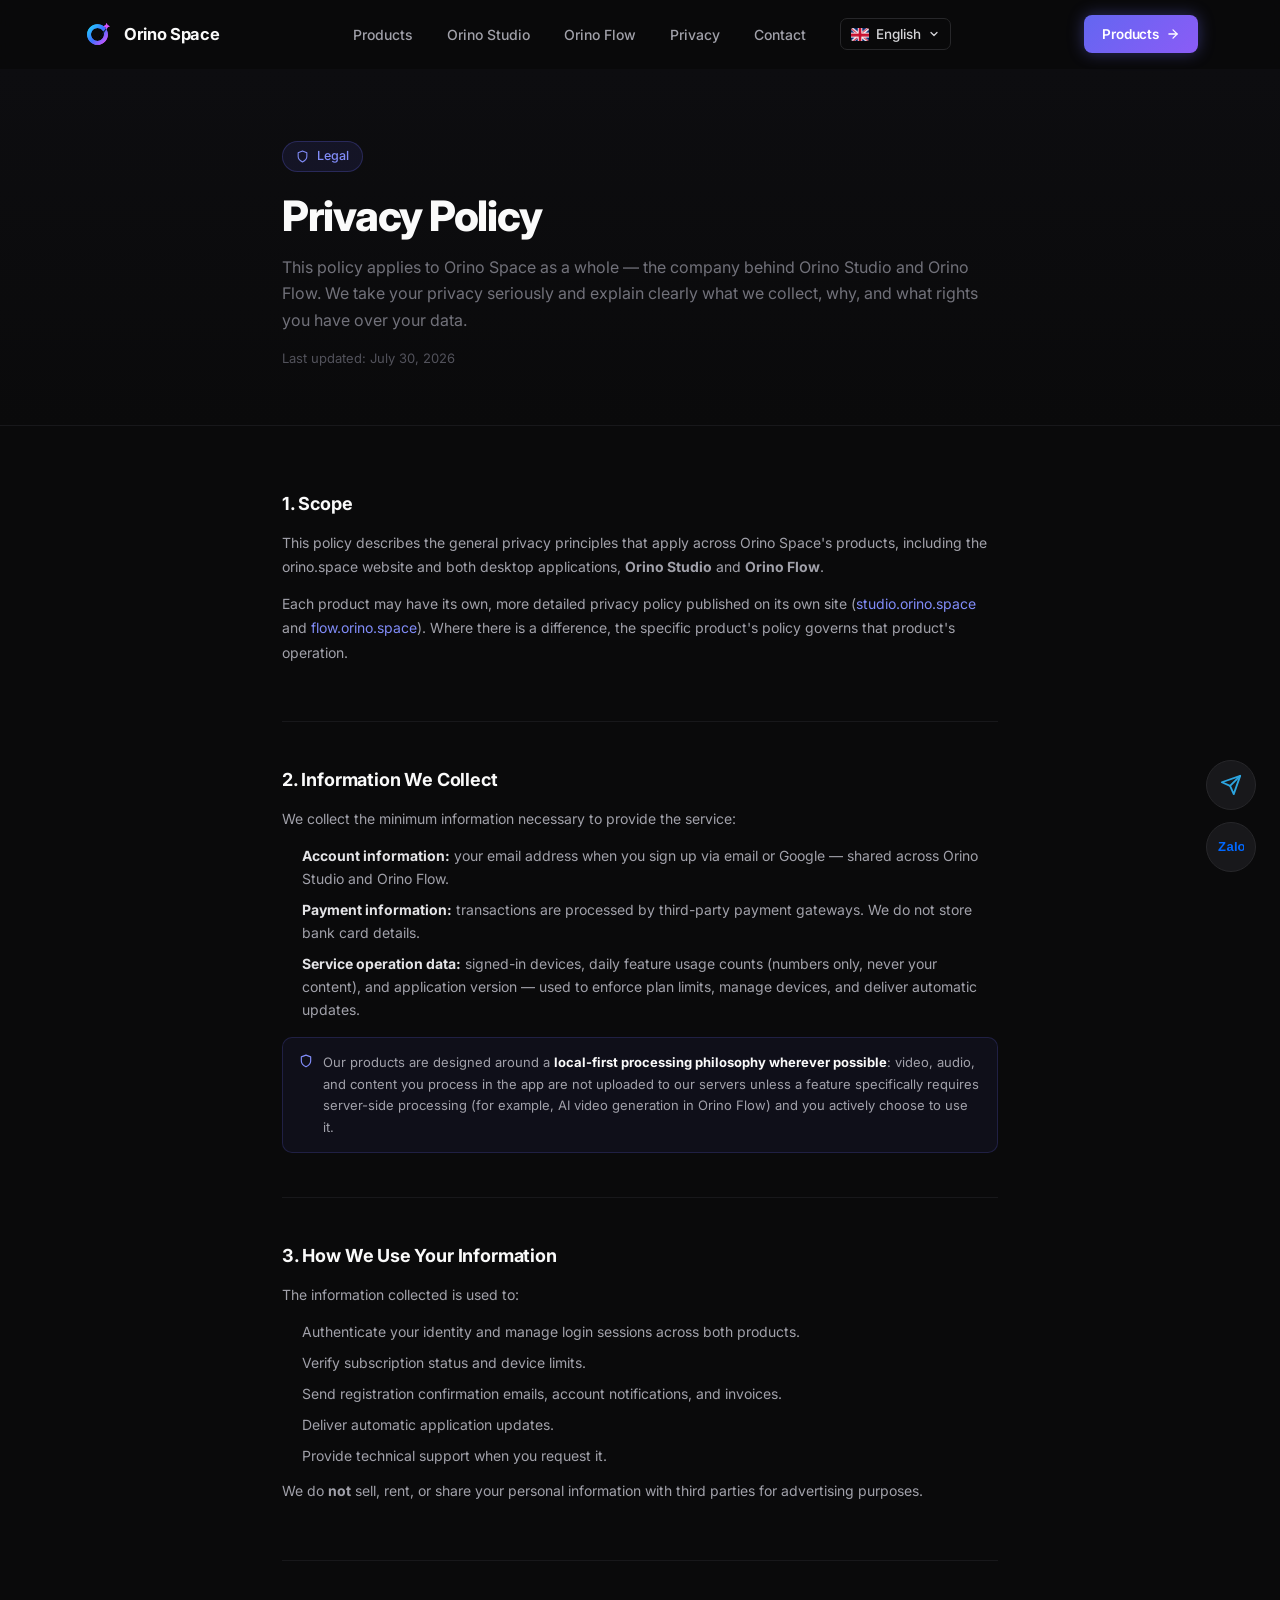
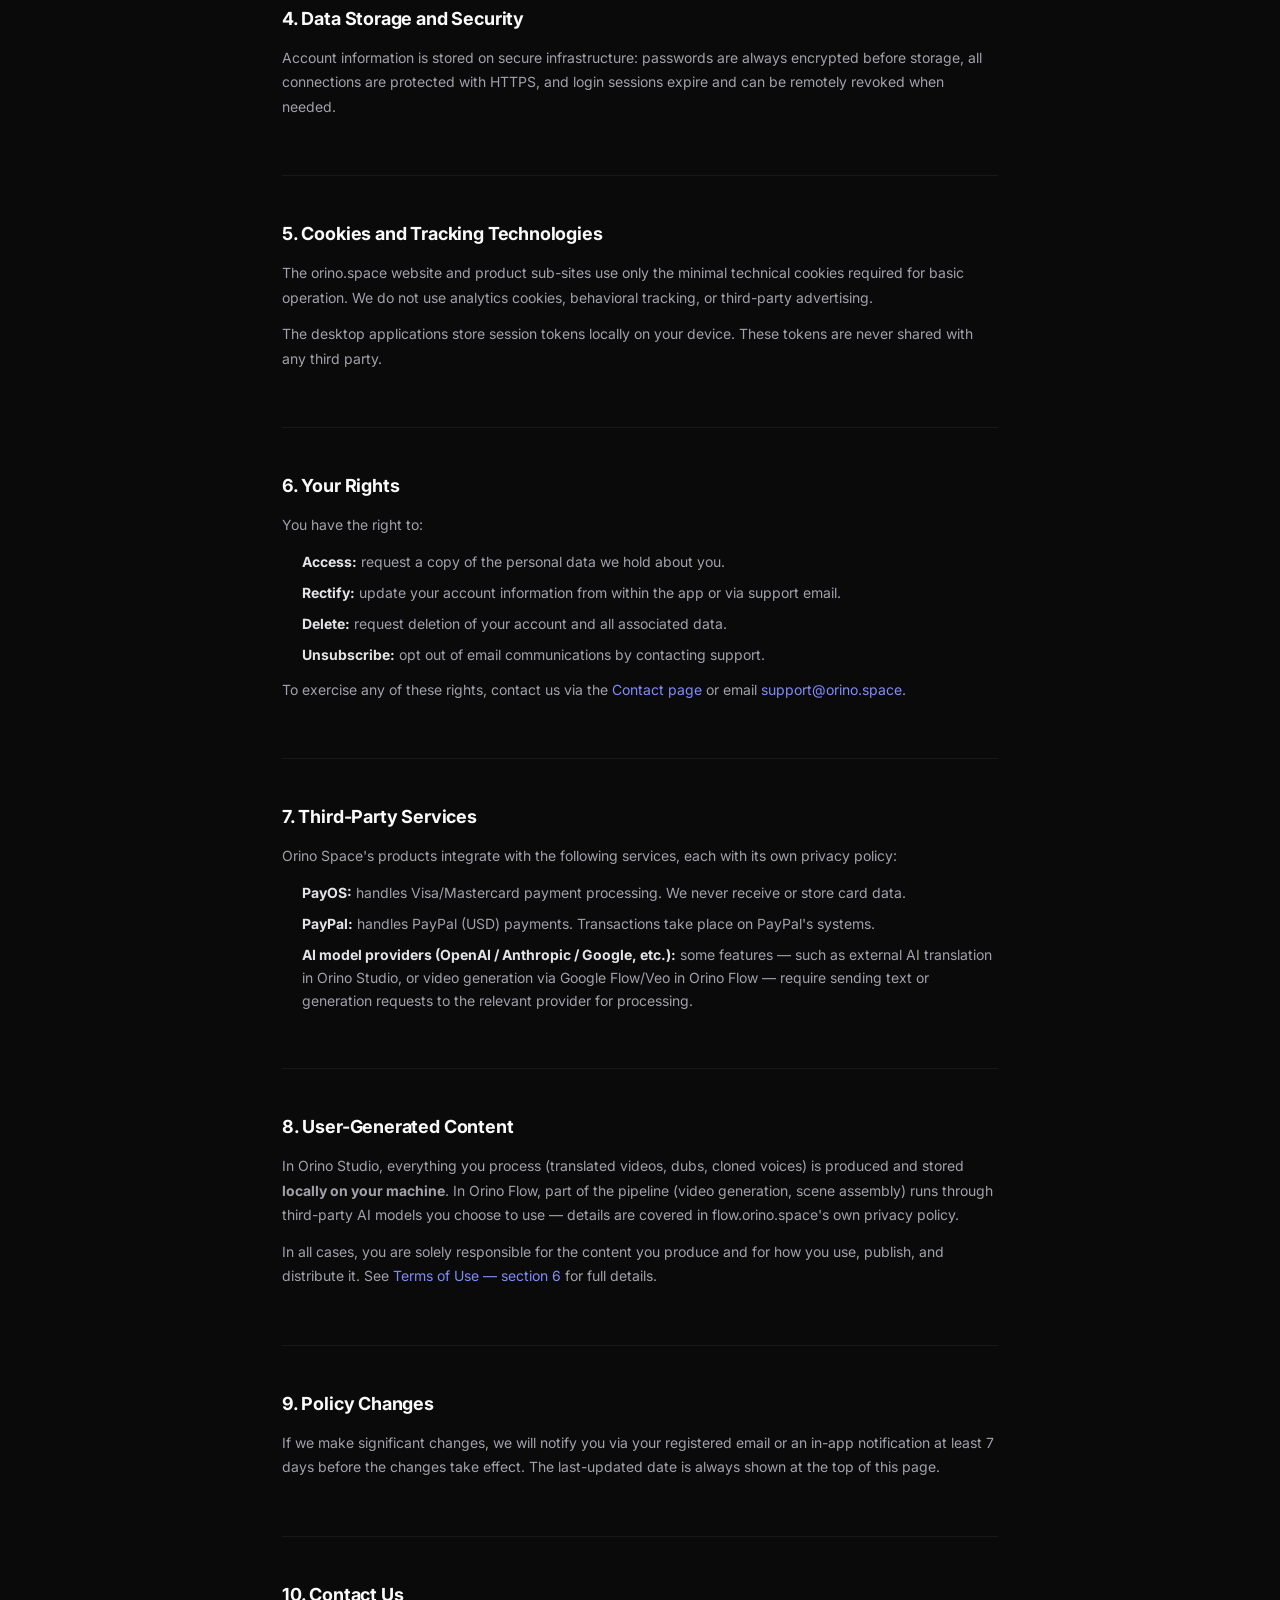
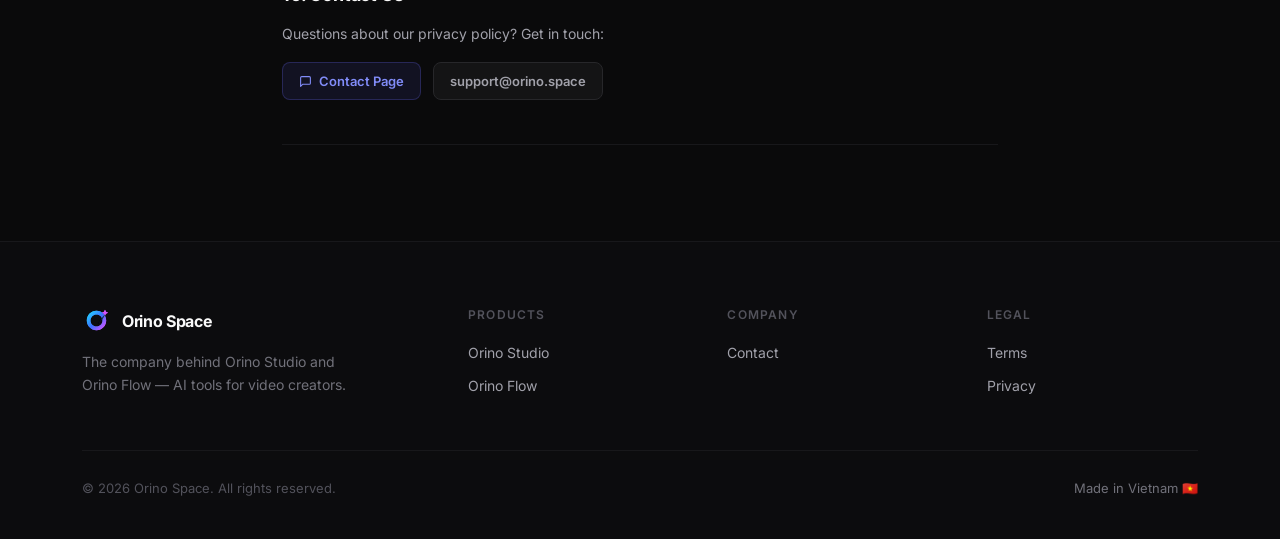
<file: en/privacy/index.html>
<!DOCTYPE html><html lang="en" class="no-js"> <head><meta charset="UTF-8"><meta name="viewport" content="width=device-width, initial-scale=1"><meta name="description" content="Orino Space's privacy policy, the company behind Orino Studio and Orino Flow: how we collect, use, and protect your information."><meta name="theme-color" content="#0a0a0b"><title>Privacy Policy — Orino Space</title><!-- hreflang alternates --><link rel="alternate" hreflang="vi" href="https://orino.space/bao-mat"><link rel="alternate" hreflang="en" href="https://orino.space/en/privacy"><link rel="alternate" hreflang="x-default" href="https://orino.space/bao-mat"><!-- Orino gradient logomark — shared umbrella-brand mark, used by both Orino Studio and Orino Space --><link rel="icon" type="image/svg+xml" href="/favicon.svg"><!-- Inter — Vietnamese subset --><link rel="preconnect" href="https://fonts.googleapis.com"><link rel="preconnect" href="https://fonts.gstatic.com" crossorigin><link href="https://fonts.googleapis.com/css2?family=Inter:wght@400;500;600;700;800;900&display=swap&subset=latin,latin-ext,vietnamese" rel="stylesheet"><link rel="stylesheet" href="/_astro/bao-mat.DXPyaO3o.css">
<style>.policy-section[data-astro-cid-7fqp4e2l]{margin-bottom:44px;padding-bottom:44px;border-bottom:1px solid #18181b}.policy-h2[data-astro-cid-7fqp4e2l]{margin:0 0 14px;font-size:18px;font-weight:700;color:#fafafa;letter-spacing:-.01em}.policy-p[data-astro-cid-7fqp4e2l]{margin:0 0 12px;font-size:14px;color:#a1a1aa;line-height:1.75}.policy-ul[data-astro-cid-7fqp4e2l]{margin:0 0 12px;padding-left:20px;display:flex;flex-direction:column;gap:8px}.policy-ul[data-astro-cid-7fqp4e2l] li[data-astro-cid-7fqp4e2l]{font-size:14px;color:#a1a1aa;line-height:1.65}.policy-ul[data-astro-cid-7fqp4e2l] li[data-astro-cid-7fqp4e2l] strong[data-astro-cid-7fqp4e2l]{color:#e4e4e7}.policy-callout[data-astro-cid-7fqp4e2l]{display:flex;align-items:flex-start;gap:10px;margin-top:16px;padding:14px 16px;border-radius:10px;border:1px solid rgba(99,102,241,.2);background:#6366f10f;font-size:13px;color:#a1a1aa;line-height:1.65}.policy-callout[data-astro-cid-7fqp4e2l] svg[data-astro-cid-7fqp4e2l]{color:#818cf8;flex-shrink:0;margin-top:2px}.policy-callout[data-astro-cid-7fqp4e2l] strong[data-astro-cid-7fqp4e2l]{color:#fafafa}
</style><script type="module" src="/_astro/hoisted.CqAH9od-.js"></script></head> <body> <!-- Mark JS available (remove no-js class) --> <script>document.documentElement.classList.remove('no-js');</script>  <nav id="main-nav" data-astro-cid-dmqpwcec> <div style="max-width:1180px;margin:0 auto;padding:0 32px;height:68px;display:flex;align-items:center;justify-content:space-between;" data-astro-cid-dmqpwcec> <!-- Logo — shared Orino umbrella-brand gradient mark --> <a href="/en/#top" style="display:flex;align-items:center;gap:11px;" data-astro-cid-dmqpwcec> <svg width="31" height="31" viewBox="0 0 1024 1024" fill="none" xmlns="http://www.w3.org/2000/svg" style="flex-shrink:0;" data-astro-cid-dmqpwcec> <defs data-astro-cid-dmqpwcec> <linearGradient id="nav-g" x1="184" y1="265" x2="777" y2="811" gradientUnits="userSpaceOnUse" data-astro-cid-dmqpwcec> <stop offset="0" stop-color="#22D3FF" data-astro-cid-dmqpwcec></stop> <stop offset="0.52" stop-color="#3D70FF" data-astro-cid-dmqpwcec></stop> <stop offset="1" stop-color="#D453FF" data-astro-cid-dmqpwcec></stop> </linearGradient> <filter id="nav-glow" x="100" y="100" width="824" height="824" filterUnits="userSpaceOnUse" data-astro-cid-dmqpwcec> <feGaussianBlur stdDeviation="25" result="blur" data-astro-cid-dmqpwcec></feGaussianBlur> <feMerge data-astro-cid-dmqpwcec><feMergeNode in="blur" data-astro-cid-dmqpwcec></feMergeNode><feMergeNode in="SourceGraphic" data-astro-cid-dmqpwcec></feMergeNode></feMerge> </filter> </defs> <g filter="url(#nav-glow)" data-astro-cid-dmqpwcec> <path d="M512 170c188.9 0 342 153.1 342 342S700.9 854 512 854 170 700.9 170 512 323.1 170 512 170Zm0 128c-118.2 0-214 95.8-214 214s95.8 214 214 214 214-95.8 214-214-95.8-214-214-214Z" fill="url(#nav-g)" data-astro-cid-dmqpwcec></path> <path d="M650 586 858 242 688 430 555 626l95-40Z" fill="#080D19" data-astro-cid-dmqpwcec></path> <path d="M660 524 842 257 716 427l-56 97Z" fill="#34B8FF" data-astro-cid-dmqpwcec></path> <path d="M812 130 846 204 920 238 846 272 812 346 778 272 704 238 778 204 812 130Z" fill="#D453FF" data-astro-cid-dmqpwcec></path> </g> </svg> <span style="font-weight:700;font-size:16.5px;letter-spacing:-0.02em;" data-astro-cid-dmqpwcec>Orino Space</span> </a> <!-- Nav links (hidden on mobile) --> <div style="display:flex;align-items:center;gap:34px;" data-nav-links data-astro-cid-dmqpwcec> <a href="/en/#products" style="font-size:14px;color:#a1a1aa;font-weight:500;" data-astro-cid-dmqpwcec>Products</a> <a href="https://studio.orino.space" style="font-size:14px;color:#a1a1aa;font-weight:500;" data-astro-cid-dmqpwcec>Orino Studio</a> <a href="https://flow.orino.space" style="font-size:14px;color:#a1a1aa;font-weight:500;" data-astro-cid-dmqpwcec>Orino Flow</a> <a href="/en/privacy" style="font-size:14px;color:#a1a1aa;font-weight:500;" data-astro-cid-dmqpwcec>Privacy</a> <a href="/en/contact" style="font-size:14px;color:#a1a1aa;font-weight:500;" data-astro-cid-dmqpwcec>Contact</a> <!-- Language dropdown --> <div id="lang-dd" style="position:relative;" data-astro-cid-dmqpwcec> <button id="lang-btn" aria-haspopup="listbox" aria-expanded="false" style="display:inline-flex;align-items:center;gap:7px;height:32px;padding:0 10px;border-radius:7px;border:1px solid #27272a;background:transparent;color:#d4d4d8;font-size:13.5px;font-weight:500;cursor:pointer;transition:border-color .15s,background .15s;" data-astro-cid-dmqpwcec> <span class="fi fi-gb" style="width:18px;height:13px;border-radius:2px;background-size:cover;flex-shrink:0;" data-astro-cid-dmqpwcec></span> <span data-astro-cid-dmqpwcec>English</span> <svg id="lang-chevron" width="12" height="12" viewBox="0 0 24 24" fill="none" stroke="currentColor" stroke-width="2.5" stroke-linecap="round" stroke-linejoin="round" style="transition:transform .15s;" data-astro-cid-dmqpwcec><polyline points="6 9 12 15 18 9" data-astro-cid-dmqpwcec></polyline></svg> </button> <div id="lang-menu" role="listbox" style="display:none;position:absolute;right:0;top:calc(100% + 6px);min-width:148px;border-radius:9px;border:1px solid #27272a;background:#111113;box-shadow:0 12px 36px rgba(0,0,0,0.55);overflow:hidden;z-index:100;" data-astro-cid-dmqpwcec> <a href="/bao-mat" role="option" style="display:flex;align-items:center;gap:9px;padding:9px 13px;font-size:13.5px;color:#d4d4d8;font-weight:500;text-decoration:none;transition:background .12s;" data-lang-option data-astro-cid-dmqpwcec> <span class="fi fi-vn" style="width:18px;height:13px;border-radius:2px;background-size:cover;flex-shrink:0;" data-astro-cid-dmqpwcec></span> <span style="flex:1;" data-astro-cid-dmqpwcec>Tiếng Việt</span>  </a><a href="/en/" role="option" aria-selected="true" style="display:flex;align-items:center;gap:9px;padding:9px 13px;font-size:13.5px;color:#d4d4d8;font-weight:500;text-decoration:none;transition:background .12s;" data-lang-option data-astro-cid-dmqpwcec> <span class="fi fi-gb" style="width:18px;height:13px;border-radius:2px;background-size:cover;flex-shrink:0;" data-astro-cid-dmqpwcec></span> <span style="flex:1;" data-astro-cid-dmqpwcec>English</span> <svg width="13" height="13" viewBox="0 0 24 24" fill="none" stroke="#818cf8" stroke-width="2.5" stroke-linecap="round" stroke-linejoin="round" data-astro-cid-dmqpwcec><polyline points="20 6 9 17 4 12" data-astro-cid-dmqpwcec></polyline></svg> </a> </div> </div> </div> <!-- CTA --> <a href="/en/#products" style="display:inline-flex;align-items:center;gap:7px;height:38px;padding:0 18px;border-radius:8px;background:linear-gradient(135deg,#6366f1,#8b5cf6);color:#fff;font-size:13.5px;font-weight:600;letter-spacing:-0.01em;box-shadow:0 0 16px rgba(99,102,241,0.4);" data-astro-cid-dmqpwcec> Products <svg width="14" height="14" viewBox="0 0 24 24" fill="none" stroke="currentColor" stroke-width="2.2" stroke-linecap="round" stroke-linejoin="round" data-astro-cid-dmqpwcec><line x1="5" y1="12" x2="19" y2="12" data-astro-cid-dmqpwcec></line><polyline points="12 5 19 12 12 19" data-astro-cid-dmqpwcec></polyline></svg> </a> </div> </nav>    <div style="border-bottom:1px solid #18181b;background:linear-gradient(180deg,#0d0d10 0%,#0a0a0b 100%);" data-astro-cid-7fqp4e2l> <div style="max-width:780px;margin:0 auto;padding:72px 32px 56px;" data-astro-cid-7fqp4e2l> <div style="display:inline-flex;align-items:center;gap:8px;padding:5px 13px;border-radius:20px;background:rgba(99,102,241,0.1);border:1px solid rgba(99,102,241,0.25);font-size:12.5px;color:#818cf8;font-weight:500;margin-bottom:20px;" data-astro-cid-7fqp4e2l> <svg width="13" height="13" viewBox="0 0 24 24" fill="none" stroke="currentColor" stroke-width="2" stroke-linecap="round" stroke-linejoin="round" data-astro-cid-7fqp4e2l><path d="M12 22s8-4 8-10V5l-8-3-8 3v7c0 6 8 10 8 10z" data-astro-cid-7fqp4e2l></path></svg>
Legal
</div> <h1 style="margin:0 0 14px;font-size:clamp(28px,4vw,42px);font-weight:800;letter-spacing:-0.03em;line-height:1.15;" data-astro-cid-7fqp4e2l>
Privacy Policy
</h1> <p style="margin:0 0 16px;font-size:16px;color:#71717a;line-height:1.65;" data-astro-cid-7fqp4e2l>
This policy applies to Orino Space as a whole — the company behind Orino Studio and Orino Flow. We take your privacy seriously and explain clearly what we collect, why, and what rights you have over your data.
</p> <div style="font-size:13px;color:#52525b;" data-astro-cid-7fqp4e2l>Last updated: July 30, 2026</div> </div> </div>  <div style="max-width:780px;margin:0 auto;padding:64px 32px 96px;" data-astro-cid-7fqp4e2l> <div class="policy-section" data-astro-cid-7fqp4e2l> <h2 class="policy-h2" data-astro-cid-7fqp4e2l>1. Scope</h2> <p class="policy-p" data-astro-cid-7fqp4e2l>This policy describes the general privacy principles that apply across Orino Space's products, including the orino.space website and both desktop applications, <strong data-astro-cid-7fqp4e2l>Orino Studio</strong> and <strong data-astro-cid-7fqp4e2l>Orino Flow</strong>.</p> <p class="policy-p" data-astro-cid-7fqp4e2l>Each product may have its own, more detailed privacy policy published on its own site (<a href="https://studio.orino.space/en/privacy" style="color:#818cf8;" data-astro-cid-7fqp4e2l>studio.orino.space</a> and <a href="https://flow.orino.space" style="color:#818cf8;" data-astro-cid-7fqp4e2l>flow.orino.space</a>). Where there is a difference, the specific product's policy governs that product's operation.</p> </div> <div class="policy-section" data-astro-cid-7fqp4e2l> <h2 class="policy-h2" data-astro-cid-7fqp4e2l>2. Information We Collect</h2> <p class="policy-p" data-astro-cid-7fqp4e2l>We collect the minimum information necessary to provide the service:</p> <ul class="policy-ul" data-astro-cid-7fqp4e2l> <li data-astro-cid-7fqp4e2l><strong data-astro-cid-7fqp4e2l>Account information:</strong> your email address when you sign up via email or Google — shared across Orino Studio and Orino Flow.</li> <li data-astro-cid-7fqp4e2l><strong data-astro-cid-7fqp4e2l>Payment information:</strong> transactions are processed by third-party payment gateways. We do not store bank card details.</li> <li data-astro-cid-7fqp4e2l><strong data-astro-cid-7fqp4e2l>Service operation data:</strong> signed-in devices, daily feature usage counts (numbers only, never your content), and application version — used to enforce plan limits, manage devices, and deliver automatic updates.</li> </ul> <div class="policy-callout" data-astro-cid-7fqp4e2l> <svg width="14" height="14" viewBox="0 0 24 24" fill="none" stroke="currentColor" stroke-width="2" stroke-linecap="round" stroke-linejoin="round" data-astro-cid-7fqp4e2l><path d="M12 22s8-4 8-10V5l-8-3-8 3v7c0 6 8 10 8 10z" data-astro-cid-7fqp4e2l></path></svg> <span data-astro-cid-7fqp4e2l>Our products are designed around a <strong data-astro-cid-7fqp4e2l>local-first processing philosophy wherever possible</strong>: video, audio, and content you process in the app are not uploaded to our servers unless a feature specifically requires server-side processing (for example, AI video generation in Orino Flow) and you actively choose to use it.</span> </div> </div> <div class="policy-section" data-astro-cid-7fqp4e2l> <h2 class="policy-h2" data-astro-cid-7fqp4e2l>3. How We Use Your Information</h2> <p class="policy-p" data-astro-cid-7fqp4e2l>The information collected is used to:</p> <ul class="policy-ul" data-astro-cid-7fqp4e2l> <li data-astro-cid-7fqp4e2l>Authenticate your identity and manage login sessions across both products.</li> <li data-astro-cid-7fqp4e2l>Verify subscription status and device limits.</li> <li data-astro-cid-7fqp4e2l>Send registration confirmation emails, account notifications, and invoices.</li> <li data-astro-cid-7fqp4e2l>Deliver automatic application updates.</li> <li data-astro-cid-7fqp4e2l>Provide technical support when you request it.</li> </ul> <p class="policy-p" data-astro-cid-7fqp4e2l>We do <strong data-astro-cid-7fqp4e2l>not</strong> sell, rent, or share your personal information with third parties for advertising purposes.</p> </div> <div class="policy-section" data-astro-cid-7fqp4e2l> <h2 class="policy-h2" data-astro-cid-7fqp4e2l>4. Data Storage and Security</h2> <p class="policy-p" data-astro-cid-7fqp4e2l>Account information is stored on secure infrastructure: passwords are always encrypted before storage, all connections are protected with HTTPS, and login sessions expire and can be remotely revoked when needed.</p> </div> <div class="policy-section" data-astro-cid-7fqp4e2l> <h2 class="policy-h2" data-astro-cid-7fqp4e2l>5. Cookies and Tracking Technologies</h2> <p class="policy-p" data-astro-cid-7fqp4e2l>The orino.space website and product sub-sites use only the minimal technical cookies required for basic operation. We do not use analytics cookies, behavioral tracking, or third-party advertising.</p> <p class="policy-p" data-astro-cid-7fqp4e2l>The desktop applications store session tokens locally on your device. These tokens are never shared with any third party.</p> </div> <div class="policy-section" data-astro-cid-7fqp4e2l> <h2 class="policy-h2" data-astro-cid-7fqp4e2l>6. Your Rights</h2> <p class="policy-p" data-astro-cid-7fqp4e2l>You have the right to:</p> <ul class="policy-ul" data-astro-cid-7fqp4e2l> <li data-astro-cid-7fqp4e2l><strong data-astro-cid-7fqp4e2l>Access:</strong> request a copy of the personal data we hold about you.</li> <li data-astro-cid-7fqp4e2l><strong data-astro-cid-7fqp4e2l>Rectify:</strong> update your account information from within the app or via support email.</li> <li data-astro-cid-7fqp4e2l><strong data-astro-cid-7fqp4e2l>Delete:</strong> request deletion of your account and all associated data.</li> <li data-astro-cid-7fqp4e2l><strong data-astro-cid-7fqp4e2l>Unsubscribe:</strong> opt out of email communications by contacting support.</li> </ul> <p class="policy-p" data-astro-cid-7fqp4e2l>To exercise any of these rights, contact us via the <a href="/en/contact" style="color:#818cf8;" data-astro-cid-7fqp4e2l>Contact page</a> or email <a href="mailto:support@orino.space" style="color:#818cf8;" data-astro-cid-7fqp4e2l>support@orino.space</a>.</p> </div> <div class="policy-section" data-astro-cid-7fqp4e2l> <h2 class="policy-h2" data-astro-cid-7fqp4e2l>7. Third-Party Services</h2> <p class="policy-p" data-astro-cid-7fqp4e2l>Orino Space's products integrate with the following services, each with its own privacy policy:</p> <ul class="policy-ul" data-astro-cid-7fqp4e2l> <li data-astro-cid-7fqp4e2l><strong data-astro-cid-7fqp4e2l>PayOS:</strong> handles Visa/Mastercard payment processing. We never receive or store card data.</li> <li data-astro-cid-7fqp4e2l><strong data-astro-cid-7fqp4e2l>PayPal:</strong> handles PayPal (USD) payments. Transactions take place on PayPal's systems.</li> <li data-astro-cid-7fqp4e2l><strong data-astro-cid-7fqp4e2l>AI model providers (OpenAI / Anthropic / Google, etc.):</strong> some features — such as external AI translation in Orino Studio, or video generation via Google Flow/Veo in Orino Flow — require sending text or generation requests to the relevant provider for processing.</li> </ul> </div> <div class="policy-section" data-astro-cid-7fqp4e2l> <h2 class="policy-h2" data-astro-cid-7fqp4e2l>8. User-Generated Content</h2> <p class="policy-p" data-astro-cid-7fqp4e2l>In Orino Studio, everything you process (translated videos, dubs, cloned voices) is produced and stored <strong data-astro-cid-7fqp4e2l>locally on your machine</strong>. In Orino Flow, part of the pipeline (video generation, scene assembly) runs through third-party AI models you choose to use — details are covered in flow.orino.space's own privacy policy.</p> <p class="policy-p" data-astro-cid-7fqp4e2l>In all cases, you are solely responsible for the content you produce and for how you use, publish, and distribute it. See <a href="/en/terms" style="color:#818cf8;" data-astro-cid-7fqp4e2l>Terms of Use — section 6</a> for full details.</p> </div> <div class="policy-section" data-astro-cid-7fqp4e2l> <h2 class="policy-h2" data-astro-cid-7fqp4e2l>9. Policy Changes</h2> <p class="policy-p" data-astro-cid-7fqp4e2l>If we make significant changes, we will notify you via your registered email or an in-app notification at least 7 days before the changes take effect. The last-updated date is always shown at the top of this page.</p> </div> <div class="policy-section" style="margin-bottom:0;" data-astro-cid-7fqp4e2l> <h2 class="policy-h2" data-astro-cid-7fqp4e2l>10. Contact Us</h2> <p class="policy-p" data-astro-cid-7fqp4e2l>Questions about our privacy policy? Get in touch:</p> <div style="display:flex;gap:12px;flex-wrap:wrap;margin-top:16px;" data-astro-cid-7fqp4e2l> <a href="/en/contact" style="display:inline-flex;align-items:center;gap:7px;height:38px;padding:0 16px;border-radius:8px;background:rgba(99,102,241,0.1);border:1px solid rgba(99,102,241,0.25);color:#818cf8;font-size:13px;font-weight:600;text-decoration:none;" data-astro-cid-7fqp4e2l> <svg width="13" height="13" viewBox="0 0 24 24" fill="none" stroke="currentColor" stroke-width="2" stroke-linecap="round" stroke-linejoin="round" data-astro-cid-7fqp4e2l><path d="M21 15a2 2 0 0 1-2 2H7l-4 4V5a2 2 0 0 1 2-2h14a2 2 0 0 1 2 2z" data-astro-cid-7fqp4e2l></path></svg>
Contact Page
</a> <a href="mailto:support@orino.space" style="display:inline-flex;align-items:center;gap:7px;height:38px;padding:0 16px;border-radius:8px;background:rgba(255,255,255,0.04);border:1px solid #27272a;color:#a1a1aa;font-size:13px;font-weight:600;text-decoration:none;" data-astro-cid-7fqp4e2l>
support@orino.space
</a> </div> </div> </div> <footer style="border-top:1px solid #18181b;background:#0c0c0e;"> <div style="max-width:1180px;margin:0 auto;padding:64px 32px 40px;"> <!-- 4-column grid --> <div style="display:grid;grid-template-columns:1.6fr 1fr 1fr 1fr;gap:48px;" data-footer-grid> <!-- Brand --> <div> <a href="/en/" style="display:flex;align-items:center;gap:11px;margin-bottom:16px;"> <svg width="29" height="29" viewBox="0 0 1024 1024" fill="none" xmlns="http://www.w3.org/2000/svg" style="flex-shrink:0;"> <defs> <linearGradient id="footer-g" x1="184" y1="265" x2="777" y2="811" gradientUnits="userSpaceOnUse"> <stop offset="0" stop-color="#22D3FF"></stop> <stop offset="0.52" stop-color="#3D70FF"></stop> <stop offset="1" stop-color="#D453FF"></stop> </linearGradient> <filter id="footer-glow" x="100" y="100" width="824" height="824" filterUnits="userSpaceOnUse"> <feGaussianBlur stdDeviation="25" result="blur"></feGaussianBlur> <feMerge><feMergeNode in="blur"></feMergeNode><feMergeNode in="SourceGraphic"></feMergeNode></feMerge> </filter> </defs> <g filter="url(#footer-glow)"> <path d="M512 170c188.9 0 342 153.1 342 342S700.9 854 512 854 170 700.9 170 512 323.1 170 512 170Zm0 128c-118.2 0-214 95.8-214 214s95.8 214 214 214 214-95.8 214-214-95.8-214-214-214Z" fill="url(#footer-g)"></path> <path d="M650 586 858 242 688 430 555 626l95-40Z" fill="#080D19"></path> <path d="M660 524 842 257 716 427l-56 97Z" fill="#34B8FF"></path> <path d="M812 130 846 204 920 238 846 272 812 346 778 272 704 238 778 204 812 130Z" fill="#D453FF"></path> </g> </svg> <span style="font-weight:700;font-size:16px;letter-spacing:-0.02em;">Orino Space</span> </a> <p style="font-size:14px;color:#71717a;line-height:1.6;margin:0;max-width:280px;"> The company behind Orino Studio and Orino Flow — AI tools for video creators. </p> </div> <!-- Products --> <div> <div style="font-size:12px;letter-spacing:0.1em;text-transform:uppercase;color:#52525b;font-weight:600;margin-bottom:18px;">Products</div> <div style="display:flex;flex-direction:column;gap:12px;"> <a href="https://studio.orino.space" style="font-size:14px;color:#a1a1aa;">Orino Studio</a> <a href="https://flow.orino.space" style="font-size:14px;color:#a1a1aa;">Orino Flow</a> </div> </div> <!-- Company --> <div> <div style="font-size:12px;letter-spacing:0.1em;text-transform:uppercase;color:#52525b;font-weight:600;margin-bottom:18px;">Company</div> <div style="display:flex;flex-direction:column;gap:12px;"> <a href="/en/contact" style="font-size:14px;color:#a1a1aa;">Contact</a> </div> </div> <!-- Legal --> <div> <div style="font-size:12px;letter-spacing:0.1em;text-transform:uppercase;color:#52525b;font-weight:600;margin-bottom:18px;">Legal</div> <div style="display:flex;flex-direction:column;gap:12px;"> <a href="/en/terms" style="font-size:14px;color:#a1a1aa;">Terms</a> <a href="/en/privacy" style="font-size:14px;color:#a1a1aa;">Privacy</a> </div> </div> </div> <!-- Copyright bar --> <div style="display:flex;align-items:center;justify-content:space-between;gap:16px;flex-wrap:wrap;margin-top:54px;padding-top:28px;border-top:1px solid #18181b;"> <span style="font-size:13px;color:#52525b;">© 2026 Orino Space. All rights reserved.</span> <span style="font-size:13px;color:#71717a;">Made in Vietnam 🇻🇳</span> </div> </div> </footer> <div id="contact-float" data-astro-cid-g3sohofg> <!-- Scroll to top --> <button id="cf-top" class="cf-btn cf-top" aria-label="Back to top" data-tip="Back to top" onclick="window.scrollTo({top:0,behavior:'smooth'})" data-astro-cid-g3sohofg> <svg width="18" height="18" viewBox="0 0 24 24" fill="none" stroke="#a1a1aa" stroke-width="2.2" stroke-linecap="round" stroke-linejoin="round" data-astro-cid-g3sohofg> <path d="M18 15l-6-6-6 6" data-astro-cid-g3sohofg></path> </svg> </button> <!-- Telegram --> <a href="https://t.me/+qcsTrMHkgxFmYTBl" target="_blank" rel="noopener" class="cf-btn cf-telegram" aria-label="Chat on Telegram" data-tip="Telegram" data-astro-cid-g3sohofg> <svg width="22" height="22" viewBox="0 0 24 24" fill="none" xmlns="http://www.w3.org/2000/svg" data-astro-cid-g3sohofg> <path d="M22 2L11 13" stroke="#2CA5E0" stroke-width="2" stroke-linecap="round" stroke-linejoin="round" data-astro-cid-g3sohofg></path> <path d="M22 2L15 22L11 13L2 9L22 2Z" stroke="#2CA5E0" stroke-width="2" stroke-linecap="round" stroke-linejoin="round" data-astro-cid-g3sohofg></path> </svg> </a> <!-- Zalo --> <a href="https://zalo.me/g/snnyqf9ibtt0kgjvo4yn" target="_blank" rel="noopener" class="cf-btn cf-zalo" aria-label="Chat on Zalo" data-tip="Zalo" data-astro-cid-g3sohofg> <svg width="26" height="16" viewBox="0 0 52 28" fill="none" xmlns="http://www.w3.org/2000/svg" data-astro-cid-g3sohofg> <text x="0" y="22" font-family="Arial, sans-serif" font-weight="800" font-size="26" fill="#0068FF" data-astro-cid-g3sohofg>Z</text> <text x="17" y="22" font-family="Arial, sans-serif" font-weight="800" font-size="26" fill="#0068FF" data-astro-cid-g3sohofg>a</text> <text x="32" y="22" font-family="Arial, sans-serif" font-weight="800" font-size="26" fill="#0068FF" data-astro-cid-g3sohofg>lo</text> </svg> </a> </div>    <div id="locale-suggest" style="display:none;position:fixed;bottom:24px;left:50%;transform:translateX(-50%);z-index:200;align-items:center;gap:12px;padding:11px 16px;border-radius:10px;border:1px solid #27272a;background:#111113;box-shadow:0 8px 32px rgba(0,0,0,0.6);font-size:13.5px;color:#a1a1aa;white-space:nowrap;"> <span>Trang này bằng tiếng Anh.</span> <a href="/bao-mat" id="locale-switch" style="padding:5px 12px;border-radius:6px;background:linear-gradient(135deg,#6366f1,#8b5cf6);color:#fff;font-size:13px;font-weight:600;text-decoration:none;">Xem Tiếng Việt</a> <button id="locale-dismiss" aria-label="Dismiss" style="display:flex;align-items:center;justify-content:center;width:22px;height:22px;border-radius:5px;border:1px solid #3f3f46;background:transparent;color:#71717a;cursor:pointer;padding:0;"> <svg width="12" height="12" viewBox="0 0 24 24" fill="none" stroke="currentColor" stroke-width="2.5" stroke-linecap="round"><line x1="18" y1="6" x2="6" y2="18"></line><line x1="6" y1="6" x2="18" y2="18"></line></svg> </button> </div> <script>(function(){const locale = "en";

  const KEY = 'orino_locale_ack';
  if (!localStorage.getItem(KEY)) {
    const bl = (navigator.language || '').toLowerCase();
    const show = (locale === 'vi' && bl.startsWith('en')) ||
                 (locale === 'en' && bl.startsWith('vi'));
    if (show) document.getElementById('locale-suggest').style.display = 'flex';
  }
  document.getElementById('locale-dismiss').addEventListener('click', () => {
    localStorage.setItem(KEY, '1');
    document.getElementById('locale-suggest').style.display = 'none';
  });
  document.getElementById('locale-switch').addEventListener('click', () => {
    localStorage.setItem(KEY, '1');
  });
})();</script> </body></html>
</file>
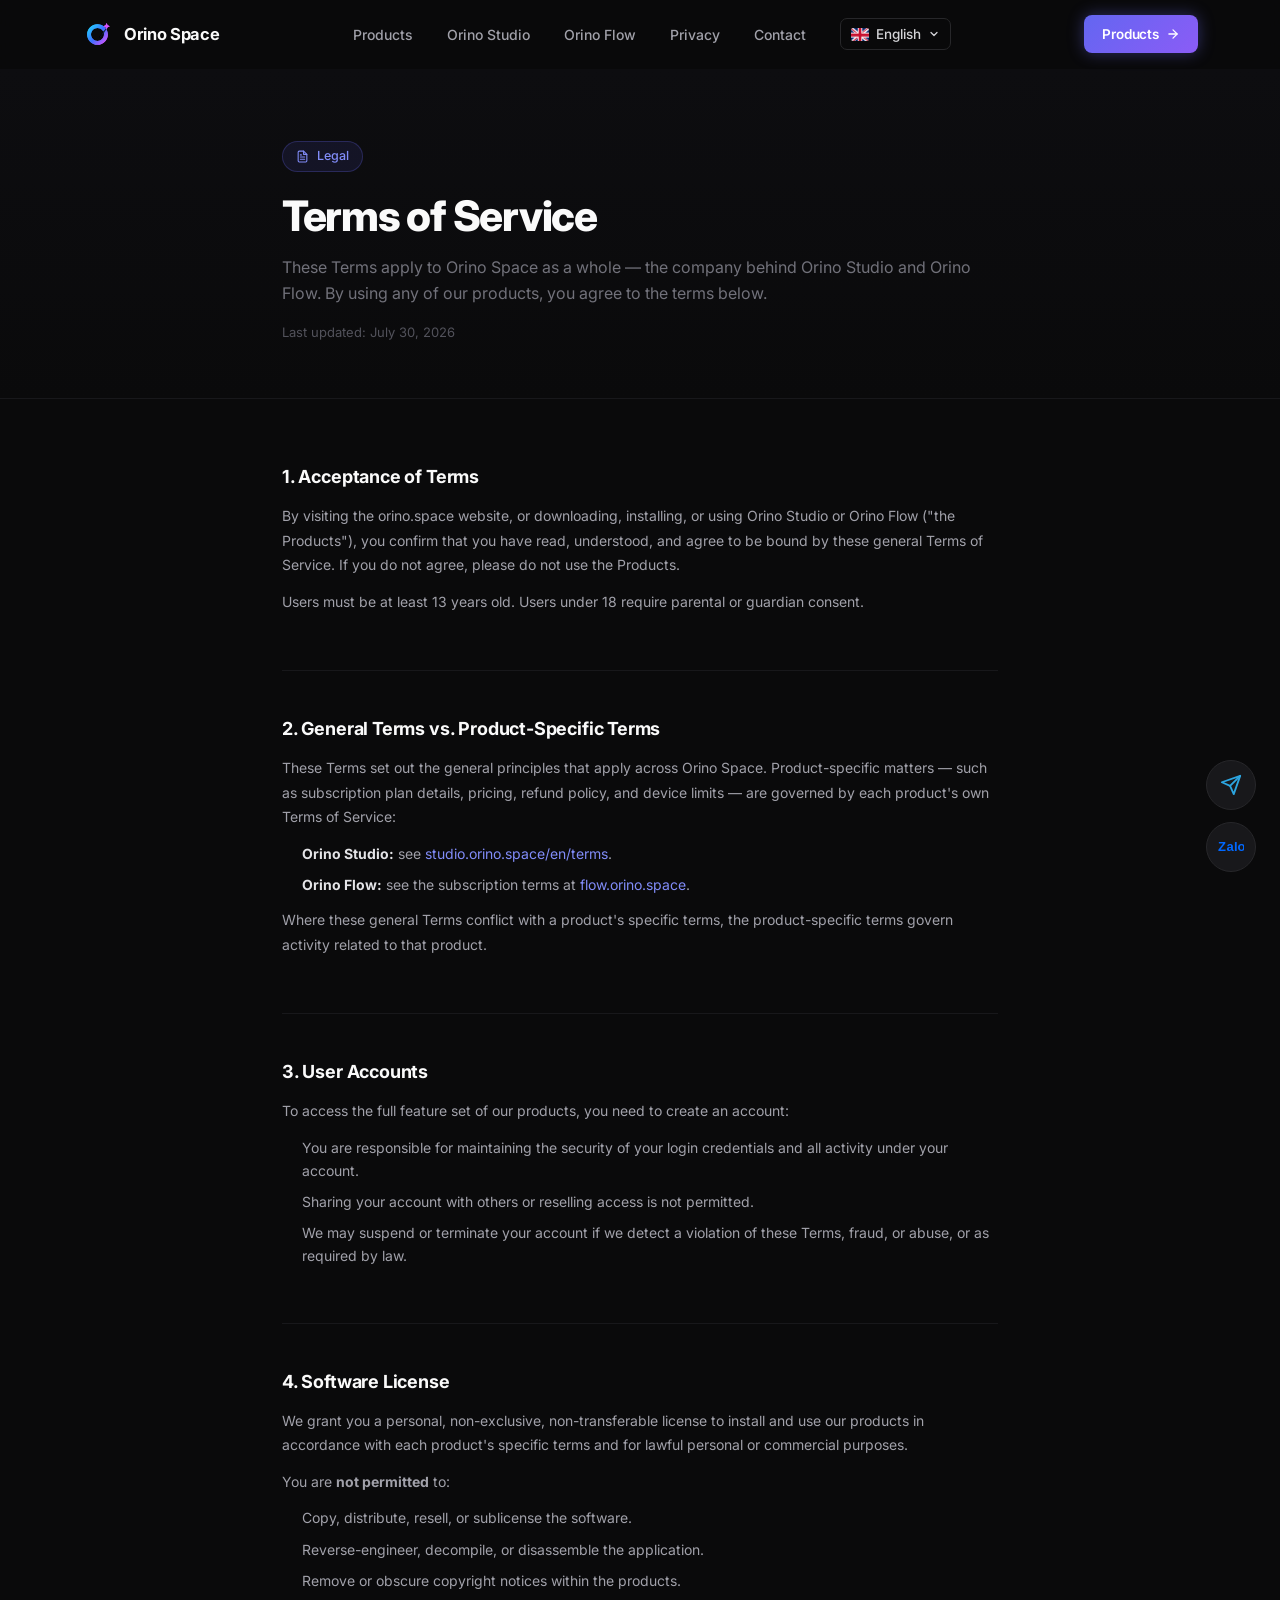
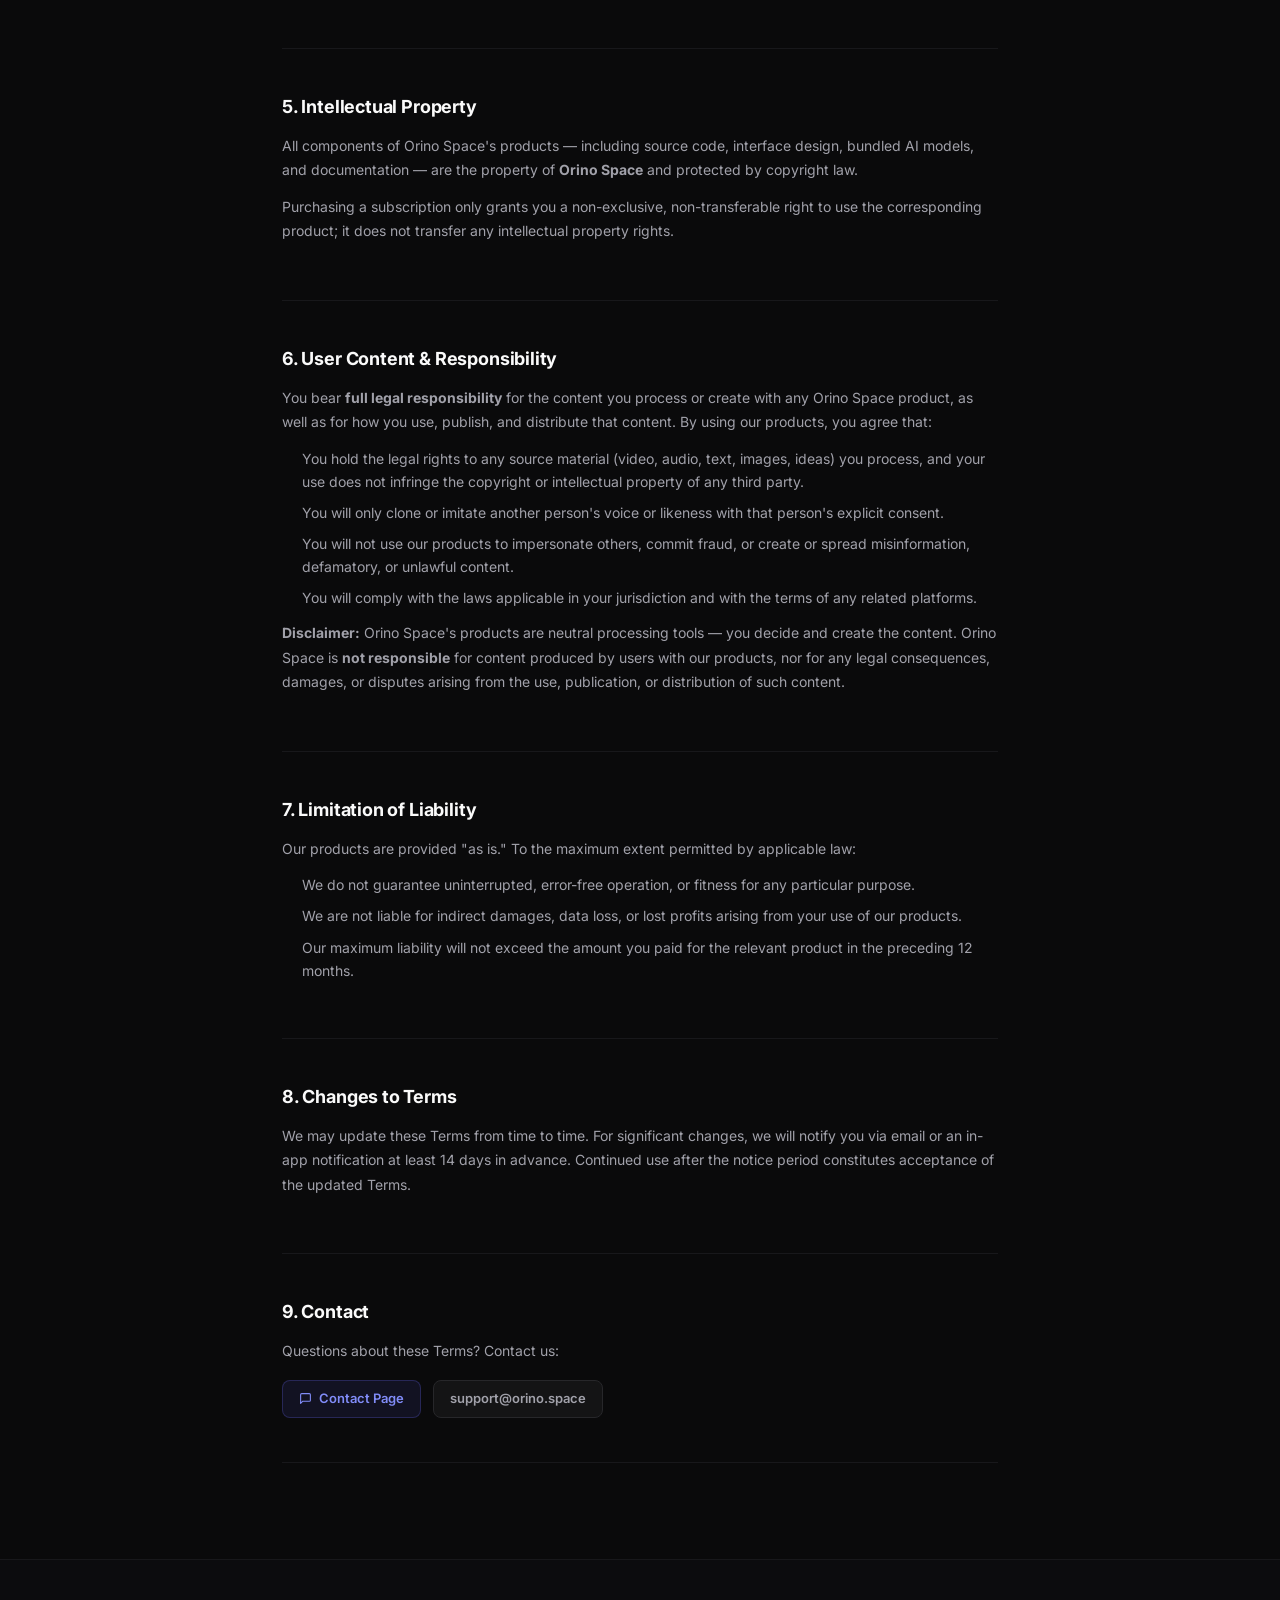
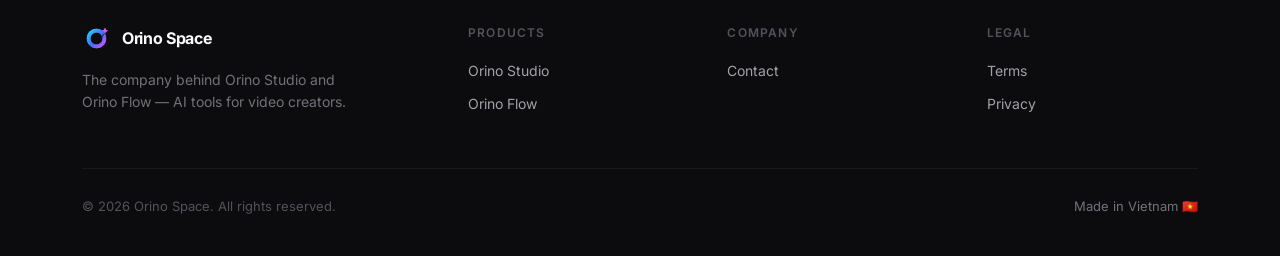
<file: en/terms/index.html>
<!DOCTYPE html><html lang="en" class="no-js"> <head><meta charset="UTF-8"><meta name="viewport" content="width=device-width, initial-scale=1"><meta name="description" content="General Terms of Service for Orino Space, the company behind Orino Studio and Orino Flow: intellectual property, user rights and obligations."><meta name="theme-color" content="#0a0a0b"><title>Terms of Service — Orino Space</title><!-- hreflang alternates --><link rel="alternate" hreflang="vi" href="https://orino.space/dieu-khoan"><link rel="alternate" hreflang="en" href="https://orino.space/en/terms"><link rel="alternate" hreflang="x-default" href="https://orino.space/dieu-khoan"><!-- Orino gradient logomark — shared umbrella-brand mark, used by both Orino Studio and Orino Space --><link rel="icon" type="image/svg+xml" href="/favicon.svg"><!-- Inter — Vietnamese subset --><link rel="preconnect" href="https://fonts.googleapis.com"><link rel="preconnect" href="https://fonts.gstatic.com" crossorigin><link href="https://fonts.googleapis.com/css2?family=Inter:wght@400;500;600;700;800;900&display=swap&subset=latin,latin-ext,vietnamese" rel="stylesheet"><link rel="stylesheet" href="/_astro/bao-mat.DXPyaO3o.css">
<style>.policy-section[data-astro-cid-uojmicru]{margin-bottom:44px;padding-bottom:44px;border-bottom:1px solid #18181b}.policy-h2[data-astro-cid-uojmicru]{margin:0 0 14px;font-size:18px;font-weight:700;color:#fafafa;letter-spacing:-.01em}.policy-p[data-astro-cid-uojmicru]{margin:0 0 12px;font-size:14px;color:#a1a1aa;line-height:1.75}.policy-ul[data-astro-cid-uojmicru]{margin:0 0 12px;padding-left:20px;display:flex;flex-direction:column;gap:8px}.policy-ul[data-astro-cid-uojmicru] li[data-astro-cid-uojmicru]{font-size:14px;color:#a1a1aa;line-height:1.65}.policy-ul[data-astro-cid-uojmicru] li[data-astro-cid-uojmicru] strong[data-astro-cid-uojmicru]{color:#e4e4e7}
</style><script type="module" src="/_astro/hoisted.CqAH9od-.js"></script></head> <body> <!-- Mark JS available (remove no-js class) --> <script>document.documentElement.classList.remove('no-js');</script>  <nav id="main-nav" data-astro-cid-dmqpwcec> <div style="max-width:1180px;margin:0 auto;padding:0 32px;height:68px;display:flex;align-items:center;justify-content:space-between;" data-astro-cid-dmqpwcec> <!-- Logo — shared Orino umbrella-brand gradient mark --> <a href="/en/#top" style="display:flex;align-items:center;gap:11px;" data-astro-cid-dmqpwcec> <svg width="31" height="31" viewBox="0 0 1024 1024" fill="none" xmlns="http://www.w3.org/2000/svg" style="flex-shrink:0;" data-astro-cid-dmqpwcec> <defs data-astro-cid-dmqpwcec> <linearGradient id="nav-g" x1="184" y1="265" x2="777" y2="811" gradientUnits="userSpaceOnUse" data-astro-cid-dmqpwcec> <stop offset="0" stop-color="#22D3FF" data-astro-cid-dmqpwcec></stop> <stop offset="0.52" stop-color="#3D70FF" data-astro-cid-dmqpwcec></stop> <stop offset="1" stop-color="#D453FF" data-astro-cid-dmqpwcec></stop> </linearGradient> <filter id="nav-glow" x="100" y="100" width="824" height="824" filterUnits="userSpaceOnUse" data-astro-cid-dmqpwcec> <feGaussianBlur stdDeviation="25" result="blur" data-astro-cid-dmqpwcec></feGaussianBlur> <feMerge data-astro-cid-dmqpwcec><feMergeNode in="blur" data-astro-cid-dmqpwcec></feMergeNode><feMergeNode in="SourceGraphic" data-astro-cid-dmqpwcec></feMergeNode></feMerge> </filter> </defs> <g filter="url(#nav-glow)" data-astro-cid-dmqpwcec> <path d="M512 170c188.9 0 342 153.1 342 342S700.9 854 512 854 170 700.9 170 512 323.1 170 512 170Zm0 128c-118.2 0-214 95.8-214 214s95.8 214 214 214 214-95.8 214-214-95.8-214-214-214Z" fill="url(#nav-g)" data-astro-cid-dmqpwcec></path> <path d="M650 586 858 242 688 430 555 626l95-40Z" fill="#080D19" data-astro-cid-dmqpwcec></path> <path d="M660 524 842 257 716 427l-56 97Z" fill="#34B8FF" data-astro-cid-dmqpwcec></path> <path d="M812 130 846 204 920 238 846 272 812 346 778 272 704 238 778 204 812 130Z" fill="#D453FF" data-astro-cid-dmqpwcec></path> </g> </svg> <span style="font-weight:700;font-size:16.5px;letter-spacing:-0.02em;" data-astro-cid-dmqpwcec>Orino Space</span> </a> <!-- Nav links (hidden on mobile) --> <div style="display:flex;align-items:center;gap:34px;" data-nav-links data-astro-cid-dmqpwcec> <a href="/en/#products" style="font-size:14px;color:#a1a1aa;font-weight:500;" data-astro-cid-dmqpwcec>Products</a> <a href="https://studio.orino.space" style="font-size:14px;color:#a1a1aa;font-weight:500;" data-astro-cid-dmqpwcec>Orino Studio</a> <a href="https://flow.orino.space" style="font-size:14px;color:#a1a1aa;font-weight:500;" data-astro-cid-dmqpwcec>Orino Flow</a> <a href="/en/privacy" style="font-size:14px;color:#a1a1aa;font-weight:500;" data-astro-cid-dmqpwcec>Privacy</a> <a href="/en/contact" style="font-size:14px;color:#a1a1aa;font-weight:500;" data-astro-cid-dmqpwcec>Contact</a> <!-- Language dropdown --> <div id="lang-dd" style="position:relative;" data-astro-cid-dmqpwcec> <button id="lang-btn" aria-haspopup="listbox" aria-expanded="false" style="display:inline-flex;align-items:center;gap:7px;height:32px;padding:0 10px;border-radius:7px;border:1px solid #27272a;background:transparent;color:#d4d4d8;font-size:13.5px;font-weight:500;cursor:pointer;transition:border-color .15s,background .15s;" data-astro-cid-dmqpwcec> <span class="fi fi-gb" style="width:18px;height:13px;border-radius:2px;background-size:cover;flex-shrink:0;" data-astro-cid-dmqpwcec></span> <span data-astro-cid-dmqpwcec>English</span> <svg id="lang-chevron" width="12" height="12" viewBox="0 0 24 24" fill="none" stroke="currentColor" stroke-width="2.5" stroke-linecap="round" stroke-linejoin="round" style="transition:transform .15s;" data-astro-cid-dmqpwcec><polyline points="6 9 12 15 18 9" data-astro-cid-dmqpwcec></polyline></svg> </button> <div id="lang-menu" role="listbox" style="display:none;position:absolute;right:0;top:calc(100% + 6px);min-width:148px;border-radius:9px;border:1px solid #27272a;background:#111113;box-shadow:0 12px 36px rgba(0,0,0,0.55);overflow:hidden;z-index:100;" data-astro-cid-dmqpwcec> <a href="/dieu-khoan" role="option" style="display:flex;align-items:center;gap:9px;padding:9px 13px;font-size:13.5px;color:#d4d4d8;font-weight:500;text-decoration:none;transition:background .12s;" data-lang-option data-astro-cid-dmqpwcec> <span class="fi fi-vn" style="width:18px;height:13px;border-radius:2px;background-size:cover;flex-shrink:0;" data-astro-cid-dmqpwcec></span> <span style="flex:1;" data-astro-cid-dmqpwcec>Tiếng Việt</span>  </a><a href="/en/" role="option" aria-selected="true" style="display:flex;align-items:center;gap:9px;padding:9px 13px;font-size:13.5px;color:#d4d4d8;font-weight:500;text-decoration:none;transition:background .12s;" data-lang-option data-astro-cid-dmqpwcec> <span class="fi fi-gb" style="width:18px;height:13px;border-radius:2px;background-size:cover;flex-shrink:0;" data-astro-cid-dmqpwcec></span> <span style="flex:1;" data-astro-cid-dmqpwcec>English</span> <svg width="13" height="13" viewBox="0 0 24 24" fill="none" stroke="#818cf8" stroke-width="2.5" stroke-linecap="round" stroke-linejoin="round" data-astro-cid-dmqpwcec><polyline points="20 6 9 17 4 12" data-astro-cid-dmqpwcec></polyline></svg> </a> </div> </div> </div> <!-- CTA --> <a href="/en/#products" style="display:inline-flex;align-items:center;gap:7px;height:38px;padding:0 18px;border-radius:8px;background:linear-gradient(135deg,#6366f1,#8b5cf6);color:#fff;font-size:13.5px;font-weight:600;letter-spacing:-0.01em;box-shadow:0 0 16px rgba(99,102,241,0.4);" data-astro-cid-dmqpwcec> Products <svg width="14" height="14" viewBox="0 0 24 24" fill="none" stroke="currentColor" stroke-width="2.2" stroke-linecap="round" stroke-linejoin="round" data-astro-cid-dmqpwcec><line x1="5" y1="12" x2="19" y2="12" data-astro-cid-dmqpwcec></line><polyline points="12 5 19 12 12 19" data-astro-cid-dmqpwcec></polyline></svg> </a> </div> </nav>    <div style="border-bottom:1px solid #18181b;background:linear-gradient(180deg,#0d0d10 0%,#0a0a0b 100%);" data-astro-cid-uojmicru> <div style="max-width:780px;margin:0 auto;padding:72px 32px 56px;" data-astro-cid-uojmicru> <div style="display:inline-flex;align-items:center;gap:8px;padding:5px 13px;border-radius:20px;background:rgba(99,102,241,0.1);border:1px solid rgba(99,102,241,0.25);font-size:12.5px;color:#818cf8;font-weight:500;margin-bottom:20px;" data-astro-cid-uojmicru> <svg width="13" height="13" viewBox="0 0 24 24" fill="none" stroke="currentColor" stroke-width="2" stroke-linecap="round" stroke-linejoin="round" data-astro-cid-uojmicru><path d="M14 2H6a2 2 0 0 0-2 2v16a2 2 0 0 0 2 2h12a2 2 0 0 0 2-2V8z" data-astro-cid-uojmicru></path><polyline points="14 2 14 8 20 8" data-astro-cid-uojmicru></polyline><line x1="16" y1="13" x2="8" y2="13" data-astro-cid-uojmicru></line><line x1="16" y1="17" x2="8" y2="17" data-astro-cid-uojmicru></line><polyline points="10 9 9 9 8 9" data-astro-cid-uojmicru></polyline></svg>
Legal
</div> <h1 style="margin:0 0 14px;font-size:clamp(28px,4vw,42px);font-weight:800;letter-spacing:-0.03em;line-height:1.15;" data-astro-cid-uojmicru>
Terms of Service
</h1> <p style="margin:0 0 16px;font-size:16px;color:#71717a;line-height:1.65;" data-astro-cid-uojmicru>
These Terms apply to Orino Space as a whole — the company behind Orino Studio and Orino Flow. By using any of our products, you agree to the terms below.
</p> <div style="font-size:13px;color:#52525b;" data-astro-cid-uojmicru>Last updated: July 30, 2026</div> </div> </div>  <div style="max-width:780px;margin:0 auto;padding:64px 32px 96px;" data-astro-cid-uojmicru> <div class="policy-section" data-astro-cid-uojmicru> <h2 class="policy-h2" data-astro-cid-uojmicru>1. Acceptance of Terms</h2> <p class="policy-p" data-astro-cid-uojmicru>By visiting the orino.space website, or downloading, installing, or using Orino Studio or Orino Flow ("the Products"), you confirm that you have read, understood, and agree to be bound by these general Terms of Service. If you do not agree, please do not use the Products.</p> <p class="policy-p" data-astro-cid-uojmicru>Users must be at least 13 years old. Users under 18 require parental or guardian consent.</p> </div> <div class="policy-section" data-astro-cid-uojmicru> <h2 class="policy-h2" data-astro-cid-uojmicru>2. General Terms vs. Product-Specific Terms</h2> <p class="policy-p" data-astro-cid-uojmicru>These Terms set out the general principles that apply across Orino Space. Product-specific matters — such as subscription plan details, pricing, refund policy, and device limits — are governed by each product's own Terms of Service:</p> <ul class="policy-ul" data-astro-cid-uojmicru> <li data-astro-cid-uojmicru><strong data-astro-cid-uojmicru>Orino Studio:</strong> see <a href="https://studio.orino.space/en/terms" style="color:#818cf8;" data-astro-cid-uojmicru>studio.orino.space/en/terms</a>.</li> <li data-astro-cid-uojmicru><strong data-astro-cid-uojmicru>Orino Flow:</strong> see the subscription terms at <a href="https://flow.orino.space" style="color:#818cf8;" data-astro-cid-uojmicru>flow.orino.space</a>.</li> </ul> <p class="policy-p" data-astro-cid-uojmicru>Where these general Terms conflict with a product's specific terms, the product-specific terms govern activity related to that product.</p> </div> <div class="policy-section" data-astro-cid-uojmicru> <h2 class="policy-h2" data-astro-cid-uojmicru>3. User Accounts</h2> <p class="policy-p" data-astro-cid-uojmicru>To access the full feature set of our products, you need to create an account:</p> <ul class="policy-ul" data-astro-cid-uojmicru> <li data-astro-cid-uojmicru>You are responsible for maintaining the security of your login credentials and all activity under your account.</li> <li data-astro-cid-uojmicru>Sharing your account with others or reselling access is not permitted.</li> <li data-astro-cid-uojmicru>We may suspend or terminate your account if we detect a violation of these Terms, fraud, or abuse, or as required by law.</li> </ul> </div> <div class="policy-section" data-astro-cid-uojmicru> <h2 class="policy-h2" data-astro-cid-uojmicru>4. Software License</h2> <p class="policy-p" data-astro-cid-uojmicru>We grant you a personal, non-exclusive, non-transferable license to install and use our products in accordance with each product's specific terms and for lawful personal or commercial purposes.</p> <p class="policy-p" data-astro-cid-uojmicru>You are <strong data-astro-cid-uojmicru>not permitted</strong> to:</p> <ul class="policy-ul" data-astro-cid-uojmicru> <li data-astro-cid-uojmicru>Copy, distribute, resell, or sublicense the software.</li> <li data-astro-cid-uojmicru>Reverse-engineer, decompile, or disassemble the application.</li> <li data-astro-cid-uojmicru>Remove or obscure copyright notices within the products.</li> </ul> </div> <div class="policy-section" data-astro-cid-uojmicru> <h2 class="policy-h2" data-astro-cid-uojmicru>5. Intellectual Property</h2> <p class="policy-p" data-astro-cid-uojmicru>All components of Orino Space's products — including source code, interface design, bundled AI models, and documentation — are the property of <strong data-astro-cid-uojmicru>Orino Space</strong> and protected by copyright law.</p> <p class="policy-p" data-astro-cid-uojmicru>Purchasing a subscription only grants you a non-exclusive, non-transferable right to use the corresponding product; it does not transfer any intellectual property rights.</p> </div> <div class="policy-section" data-astro-cid-uojmicru> <h2 class="policy-h2" data-astro-cid-uojmicru>6. User Content & Responsibility</h2> <p class="policy-p" data-astro-cid-uojmicru>You bear <strong data-astro-cid-uojmicru>full legal responsibility</strong> for the content you process or create with any Orino Space product, as well as for how you use, publish, and distribute that content. By using our products, you agree that:</p> <ul class="policy-ul" data-astro-cid-uojmicru> <li data-astro-cid-uojmicru>You hold the legal rights to any source material (video, audio, text, images, ideas) you process, and your use does not infringe the copyright or intellectual property of any third party.</li> <li data-astro-cid-uojmicru>You will only clone or imitate another person's voice or likeness with that person's explicit consent.</li> <li data-astro-cid-uojmicru>You will not use our products to impersonate others, commit fraud, or create or spread misinformation, defamatory, or unlawful content.</li> <li data-astro-cid-uojmicru>You will comply with the laws applicable in your jurisdiction and with the terms of any related platforms.</li> </ul> <p class="policy-p" data-astro-cid-uojmicru><strong data-astro-cid-uojmicru>Disclaimer:</strong> Orino Space's products are neutral processing tools — you decide and create the content. Orino Space is <strong data-astro-cid-uojmicru>not responsible</strong> for content produced by users with our products, nor for any legal consequences, damages, or disputes arising from the use, publication, or distribution of such content.</p> </div> <div class="policy-section" data-astro-cid-uojmicru> <h2 class="policy-h2" data-astro-cid-uojmicru>7. Limitation of Liability</h2> <p class="policy-p" data-astro-cid-uojmicru>Our products are provided "as is." To the maximum extent permitted by applicable law:</p> <ul class="policy-ul" data-astro-cid-uojmicru> <li data-astro-cid-uojmicru>We do not guarantee uninterrupted, error-free operation, or fitness for any particular purpose.</li> <li data-astro-cid-uojmicru>We are not liable for indirect damages, data loss, or lost profits arising from your use of our products.</li> <li data-astro-cid-uojmicru>Our maximum liability will not exceed the amount you paid for the relevant product in the preceding 12 months.</li> </ul> </div> <div class="policy-section" data-astro-cid-uojmicru> <h2 class="policy-h2" data-astro-cid-uojmicru>8. Changes to Terms</h2> <p class="policy-p" data-astro-cid-uojmicru>We may update these Terms from time to time. For significant changes, we will notify you via email or an in-app notification at least 14 days in advance. Continued use after the notice period constitutes acceptance of the updated Terms.</p> </div> <div class="policy-section" style="margin-bottom:0;" data-astro-cid-uojmicru> <h2 class="policy-h2" data-astro-cid-uojmicru>9. Contact</h2> <p class="policy-p" data-astro-cid-uojmicru>Questions about these Terms? Contact us:</p> <div style="display:flex;gap:12px;flex-wrap:wrap;margin-top:16px;" data-astro-cid-uojmicru> <a href="/en/contact" style="display:inline-flex;align-items:center;gap:7px;height:38px;padding:0 16px;border-radius:8px;background:rgba(99,102,241,0.1);border:1px solid rgba(99,102,241,0.25);color:#818cf8;font-size:13px;font-weight:600;text-decoration:none;" data-astro-cid-uojmicru> <svg width="13" height="13" viewBox="0 0 24 24" fill="none" stroke="currentColor" stroke-width="2" stroke-linecap="round" stroke-linejoin="round" data-astro-cid-uojmicru><path d="M21 15a2 2 0 0 1-2 2H7l-4 4V5a2 2 0 0 1 2-2h14a2 2 0 0 1 2 2z" data-astro-cid-uojmicru></path></svg>
Contact Page
</a> <a href="mailto:support@orino.space" style="display:inline-flex;align-items:center;gap:7px;height:38px;padding:0 16px;border-radius:8px;background:rgba(255,255,255,0.04);border:1px solid #27272a;color:#a1a1aa;font-size:13px;font-weight:600;text-decoration:none;" data-astro-cid-uojmicru>
support@orino.space
</a> </div> </div> </div> <footer style="border-top:1px solid #18181b;background:#0c0c0e;"> <div style="max-width:1180px;margin:0 auto;padding:64px 32px 40px;"> <!-- 4-column grid --> <div style="display:grid;grid-template-columns:1.6fr 1fr 1fr 1fr;gap:48px;" data-footer-grid> <!-- Brand --> <div> <a href="/en/" style="display:flex;align-items:center;gap:11px;margin-bottom:16px;"> <svg width="29" height="29" viewBox="0 0 1024 1024" fill="none" xmlns="http://www.w3.org/2000/svg" style="flex-shrink:0;"> <defs> <linearGradient id="footer-g" x1="184" y1="265" x2="777" y2="811" gradientUnits="userSpaceOnUse"> <stop offset="0" stop-color="#22D3FF"></stop> <stop offset="0.52" stop-color="#3D70FF"></stop> <stop offset="1" stop-color="#D453FF"></stop> </linearGradient> <filter id="footer-glow" x="100" y="100" width="824" height="824" filterUnits="userSpaceOnUse"> <feGaussianBlur stdDeviation="25" result="blur"></feGaussianBlur> <feMerge><feMergeNode in="blur"></feMergeNode><feMergeNode in="SourceGraphic"></feMergeNode></feMerge> </filter> </defs> <g filter="url(#footer-glow)"> <path d="M512 170c188.9 0 342 153.1 342 342S700.9 854 512 854 170 700.9 170 512 323.1 170 512 170Zm0 128c-118.2 0-214 95.8-214 214s95.8 214 214 214 214-95.8 214-214-95.8-214-214-214Z" fill="url(#footer-g)"></path> <path d="M650 586 858 242 688 430 555 626l95-40Z" fill="#080D19"></path> <path d="M660 524 842 257 716 427l-56 97Z" fill="#34B8FF"></path> <path d="M812 130 846 204 920 238 846 272 812 346 778 272 704 238 778 204 812 130Z" fill="#D453FF"></path> </g> </svg> <span style="font-weight:700;font-size:16px;letter-spacing:-0.02em;">Orino Space</span> </a> <p style="font-size:14px;color:#71717a;line-height:1.6;margin:0;max-width:280px;"> The company behind Orino Studio and Orino Flow — AI tools for video creators. </p> </div> <!-- Products --> <div> <div style="font-size:12px;letter-spacing:0.1em;text-transform:uppercase;color:#52525b;font-weight:600;margin-bottom:18px;">Products</div> <div style="display:flex;flex-direction:column;gap:12px;"> <a href="https://studio.orino.space" style="font-size:14px;color:#a1a1aa;">Orino Studio</a> <a href="https://flow.orino.space" style="font-size:14px;color:#a1a1aa;">Orino Flow</a> </div> </div> <!-- Company --> <div> <div style="font-size:12px;letter-spacing:0.1em;text-transform:uppercase;color:#52525b;font-weight:600;margin-bottom:18px;">Company</div> <div style="display:flex;flex-direction:column;gap:12px;"> <a href="/en/contact" style="font-size:14px;color:#a1a1aa;">Contact</a> </div> </div> <!-- Legal --> <div> <div style="font-size:12px;letter-spacing:0.1em;text-transform:uppercase;color:#52525b;font-weight:600;margin-bottom:18px;">Legal</div> <div style="display:flex;flex-direction:column;gap:12px;"> <a href="/en/terms" style="font-size:14px;color:#a1a1aa;">Terms</a> <a href="/en/privacy" style="font-size:14px;color:#a1a1aa;">Privacy</a> </div> </div> </div> <!-- Copyright bar --> <div style="display:flex;align-items:center;justify-content:space-between;gap:16px;flex-wrap:wrap;margin-top:54px;padding-top:28px;border-top:1px solid #18181b;"> <span style="font-size:13px;color:#52525b;">© 2026 Orino Space. All rights reserved.</span> <span style="font-size:13px;color:#71717a;">Made in Vietnam 🇻🇳</span> </div> </div> </footer> <div id="contact-float" data-astro-cid-g3sohofg> <!-- Scroll to top --> <button id="cf-top" class="cf-btn cf-top" aria-label="Back to top" data-tip="Back to top" onclick="window.scrollTo({top:0,behavior:'smooth'})" data-astro-cid-g3sohofg> <svg width="18" height="18" viewBox="0 0 24 24" fill="none" stroke="#a1a1aa" stroke-width="2.2" stroke-linecap="round" stroke-linejoin="round" data-astro-cid-g3sohofg> <path d="M18 15l-6-6-6 6" data-astro-cid-g3sohofg></path> </svg> </button> <!-- Telegram --> <a href="https://t.me/+qcsTrMHkgxFmYTBl" target="_blank" rel="noopener" class="cf-btn cf-telegram" aria-label="Chat on Telegram" data-tip="Telegram" data-astro-cid-g3sohofg> <svg width="22" height="22" viewBox="0 0 24 24" fill="none" xmlns="http://www.w3.org/2000/svg" data-astro-cid-g3sohofg> <path d="M22 2L11 13" stroke="#2CA5E0" stroke-width="2" stroke-linecap="round" stroke-linejoin="round" data-astro-cid-g3sohofg></path> <path d="M22 2L15 22L11 13L2 9L22 2Z" stroke="#2CA5E0" stroke-width="2" stroke-linecap="round" stroke-linejoin="round" data-astro-cid-g3sohofg></path> </svg> </a> <!-- Zalo --> <a href="https://zalo.me/g/snnyqf9ibtt0kgjvo4yn" target="_blank" rel="noopener" class="cf-btn cf-zalo" aria-label="Chat on Zalo" data-tip="Zalo" data-astro-cid-g3sohofg> <svg width="26" height="16" viewBox="0 0 52 28" fill="none" xmlns="http://www.w3.org/2000/svg" data-astro-cid-g3sohofg> <text x="0" y="22" font-family="Arial, sans-serif" font-weight="800" font-size="26" fill="#0068FF" data-astro-cid-g3sohofg>Z</text> <text x="17" y="22" font-family="Arial, sans-serif" font-weight="800" font-size="26" fill="#0068FF" data-astro-cid-g3sohofg>a</text> <text x="32" y="22" font-family="Arial, sans-serif" font-weight="800" font-size="26" fill="#0068FF" data-astro-cid-g3sohofg>lo</text> </svg> </a> </div>    <div id="locale-suggest" style="display:none;position:fixed;bottom:24px;left:50%;transform:translateX(-50%);z-index:200;align-items:center;gap:12px;padding:11px 16px;border-radius:10px;border:1px solid #27272a;background:#111113;box-shadow:0 8px 32px rgba(0,0,0,0.6);font-size:13.5px;color:#a1a1aa;white-space:nowrap;"> <span>Trang này bằng tiếng Anh.</span> <a href="/dieu-khoan" id="locale-switch" style="padding:5px 12px;border-radius:6px;background:linear-gradient(135deg,#6366f1,#8b5cf6);color:#fff;font-size:13px;font-weight:600;text-decoration:none;">Xem Tiếng Việt</a> <button id="locale-dismiss" aria-label="Dismiss" style="display:flex;align-items:center;justify-content:center;width:22px;height:22px;border-radius:5px;border:1px solid #3f3f46;background:transparent;color:#71717a;cursor:pointer;padding:0;"> <svg width="12" height="12" viewBox="0 0 24 24" fill="none" stroke="currentColor" stroke-width="2.5" stroke-linecap="round"><line x1="18" y1="6" x2="6" y2="18"></line><line x1="6" y1="6" x2="18" y2="18"></line></svg> </button> </div> <script>(function(){const locale = "en";

  const KEY = 'orino_locale_ack';
  if (!localStorage.getItem(KEY)) {
    const bl = (navigator.language || '').toLowerCase();
    const show = (locale === 'vi' && bl.startsWith('en')) ||
                 (locale === 'en' && bl.startsWith('vi'));
    if (show) document.getElementById('locale-suggest').style.display = 'flex';
  }
  document.getElementById('locale-dismiss').addEventListener('click', () => {
    localStorage.setItem(KEY, '1');
    document.getElementById('locale-suggest').style.display = 'none';
  });
  document.getElementById('locale-switch').addEventListener('click', () => {
    localStorage.setItem(KEY, '1');
  });
})();</script> </body></html>
</file>
